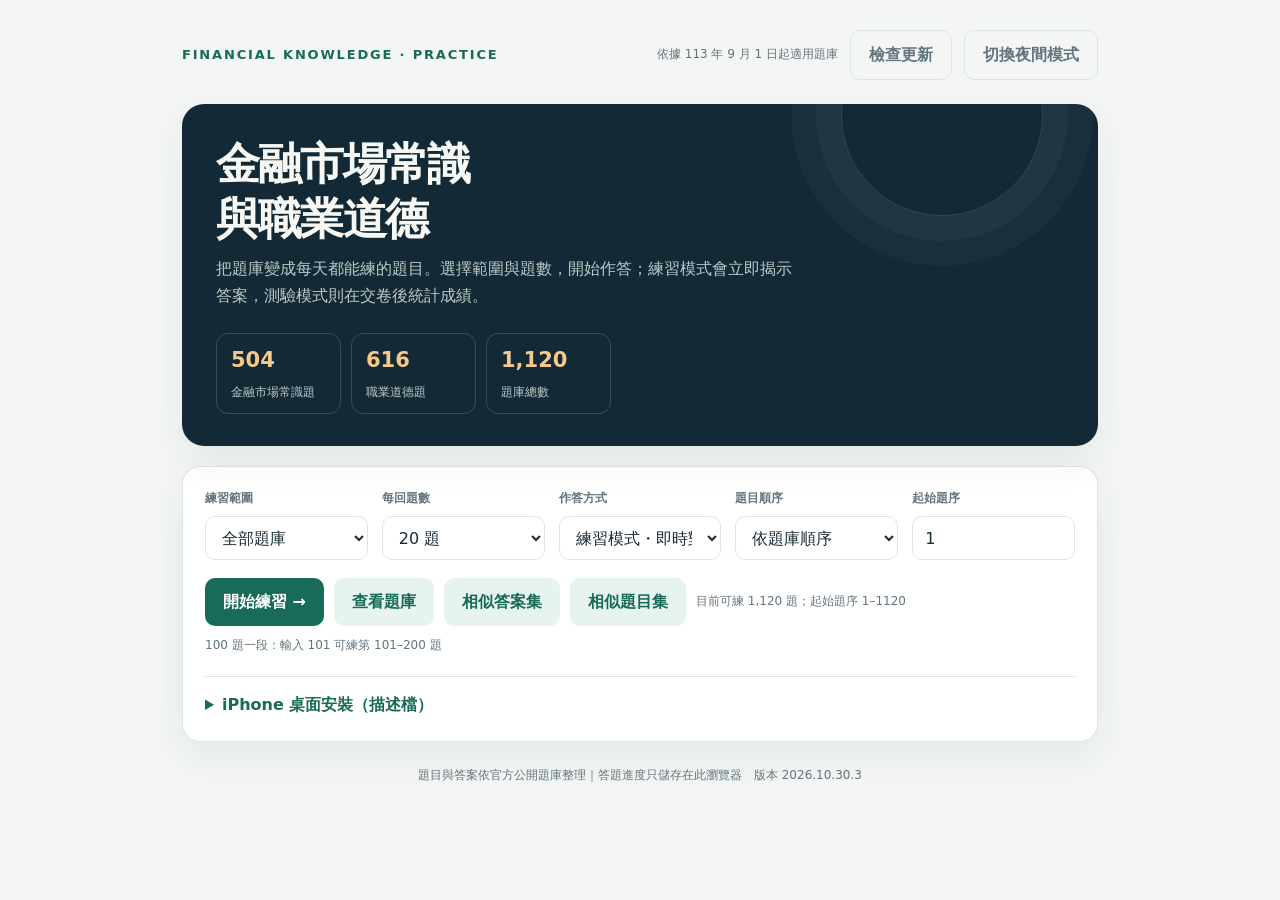
<file: index.html>
<!doctype html>
<html lang="zh-Hant">
<head>
<meta charset="utf-8">
<meta name="viewport" content="width=device-width, initial-scale=1">
<meta name="theme-color" content="#132a36">
<meta name="app-version" content="20261030-home-1">
<meta name="app-version-label" content="2026.10.30.3">
<meta name="apple-mobile-web-app-capable" content="yes">
<meta name="apple-mobile-web-app-title" content="金融題庫">
<link rel="apple-touch-icon" href="assets/quiz-icon.png?v=20261030-home-1">
<link rel="icon" type="image/png" href="assets/quiz-icon.png?v=20261030-home-1">
<title>金融市場常識與職業道德｜線上練習</title>
<style>
:root{color-scheme:light;--ink:#172a35;--muted:#63757e;--paper:#f3f6f4;--card:#fff;--line:#dce5e1;--green:#176b58;--green-soft:#e7f3ee;--orange:#d28b43;--red:#b94b45;--shadow:0 14px 40px #17352b12}*{box-sizing:border-box}body{margin:0;background:var(--paper);color:var(--ink);font-family:system-ui,-apple-system,"Segoe UI","Noto Sans TC",sans-serif;line-height:1.65}.shell{max-width:960px;margin:auto;padding:30px 22px 60px}.top{display:flex;justify-content:space-between;align-items:center;gap:16px;margin-bottom:24px}.brand{font-size:13px;font-weight:800;letter-spacing:.14em;color:var(--green)}.source{font-size:12px;color:var(--muted)}h1{font-size:clamp(28px,5vw,44px);line-height:1.25;letter-spacing:-.04em;margin:0 0 10px}.intro{color:var(--muted);margin:0}.hero{padding:32px 34px;background:#132a36;color:#f7f8f3;border-radius:22px;position:relative;overflow:hidden;box-shadow:var(--shadow)}.hero:after{content:"";position:absolute;width:200px;height:200px;border:1px solid #ffffff20;border-radius:50%;right:6%;top:-90px;box-shadow:0 0 0 25px #ffffff09,0 0 0 50px #ffffff06}.hero .intro{color:#bdc9c7;max-width:590px}.stats{display:flex;gap:10px;margin-top:24px;flex-wrap:wrap}.stat{border:1px solid #ffffff29;border-radius:12px;padding:9px 14px;min-width:125px}.stat strong{display:block;font-size:21px;color:#f6c98b}.stat span{font-size:12px;color:#bdc9c7}.panel{margin-top:20px;background:var(--card);border:1px solid var(--line);border-radius:18px;padding:22px;box-shadow:var(--shadow)}.setup-grid{display:grid;grid-template-columns:repeat(4,1fr);gap:14px}.field label{font-size:12px;font-weight:750;color:var(--muted);display:block;margin-bottom:7px}.field select,.field input{width:100%;height:44px;border:1px solid var(--line);border-radius:10px;background:white;color:var(--ink);padding:0 12px;font:inherit}.actions{display:flex;align-items:center;gap:10px;margin-top:18px;flex-wrap:wrap}.button{appearance:none;border:0;border-radius:10px;padding:11px 18px;background:var(--green);color:#fff;font:inherit;font-weight:750;cursor:pointer;transition:.15s}.button:hover{filter:brightness(1.08);transform:translateY(-1px)}.button.secondary{background:var(--green-soft);color:var(--green)}.button.ghost{background:transparent;color:var(--muted);border:1px solid var(--line)}.button:disabled{opacity:.5;cursor:not-allowed;transform:none}.hint{font-size:12px;color:var(--muted)}.hidden{display:none!important}.quiz-head{display:flex;justify-content:space-between;align-items:center;gap:12px;margin-bottom:15px}.progress-text{font-weight:750}.pill{font-size:12px;padding:5px 10px;border-radius:999px;background:var(--green-soft);color:var(--green);font-weight:750}.track{height:7px;border-radius:9px;background:#e8eeeb;overflow:hidden;margin:0 0 25px}.track span{height:100%;display:block;background:var(--green);transition:width .25s}.q-number{color:var(--muted);font-size:13px;font-weight:750}.question{font-size:21px;font-weight:750;line-height:1.55;margin:8px 0 20px;white-space:pre-wrap}.options{display:grid;gap:10px}.option{display:flex;gap:12px;align-items:flex-start;text-align:left;width:100%;padding:13px 15px;border:1px solid var(--line);background:white;border-radius:12px;color:var(--ink);font:inherit;cursor:pointer;line-height:1.55;transition:.15s}.option:hover{border-color:#8db7a7;background:#f8fbf9}.option .letter{width:27px;height:27px;flex:0 0 27px;display:grid;place-items:center;border-radius:50%;background:#eef2ef;color:#50655e;font-size:13px;font-weight:800}.option.selected{border-color:var(--green);background:#f0f8f4}.option.selected .letter{background:var(--green);color:white}.option.correct{border-color:#4a9a76;background:#edf8f1}.option.correct .letter{background:#3c8967;color:white}.option.wrong{border-color:#d8837b;background:#fff3f1}.option.wrong .letter{background:var(--red);color:white}.feedback{margin-top:15px;border-radius:11px;padding:12px 14px;font-weight:700}.feedback.good{background:#eaf6ee;color:#26724f}.feedback.bad{background:#fff0ed;color:#a6413d}.quiz-footer{display:flex;justify-content:space-between;gap:10px;margin-top:22px;align-items:center}.result-score{font-size:52px;line-height:1.1;font-weight:850;color:var(--green)}.result-sub{color:var(--muted);margin:8px 0 18px}.wrong-list{display:grid;gap:10px;margin-top:18px}.wrong-item{padding:14px;border:1px solid var(--line);border-radius:12px}.wrong-item strong{color:var(--red)}.wrong-item p{margin:6px 0}.wrong-item small{color:var(--muted)}.footer{text-align:center;margin-top:24px;color:var(--muted);font-size:12px}.toast{position:fixed;bottom:20px;left:50%;transform:translateX(-50%);background:#132a36;color:white;padding:10px 16px;border-radius:10px;box-shadow:var(--shadow);z-index:3}@media(max-width:720px){.shell{padding:18px 14px 40px}.hero{padding:24px 20px}.setup-grid{grid-template-columns:repeat(2,1fr)}.panel{padding:17px}.question{font-size:18px}}@media(max-width:430px){.setup-grid{grid-template-columns:1fr 1fr}.top{align-items:flex-start;flex-direction:column}.stat{min-width:0;flex:1}.quiz-footer{flex-wrap:wrap}}
.setup-grid{grid-template-columns:repeat(5,minmax(0,1fr))}.bank-grid{display:grid;grid-template-columns:minmax(0,1fr) minmax(120px,.5fr) auto;gap:12px;align-items:end}.bank-question{font-size:21px;font-weight:750;line-height:1.55;margin:8px 0 20px}.top-controls{display:flex;align-items:center;gap:12px}@media(max-width:800px){.setup-grid{grid-template-columns:repeat(2,minmax(0,1fr))}.bank-grid{grid-template-columns:1fr 1fr}}.listen-controls{display:flex;gap:8px;flex-wrap:wrap;margin-top:16px;align-items:end}.listen-controls label{font-size:12px;font-weight:750;color:var(--muted)}.listen-controls select{display:block;height:42px;border:1px solid var(--line);border-radius:10px;background:#fff;color:var(--ink);padding:0 10px;font:inherit}
:root{--focus:#a84639;--focus-bg:#fff0e9;--memory-bg:#f1f4ff;--memory-ink:#46588d}.bank-tools{display:grid;grid-template-columns:1fr 1fr 140px;gap:12px;align-items:end}.bank-list{display:grid;gap:14px;margin-top:18px}.bank-card{margin:0;padding:20px 22px;border-radius:15px;box-shadow:none}.bank-card-head{display:flex;justify-content:space-between;align-items:center;gap:10px;flex-wrap:wrap}.bank-tags{display:flex;gap:7px;flex-wrap:wrap}.bank-tag{font-size:12px;padding:4px 9px;border-radius:999px;background:var(--green-soft);color:var(--green);font-weight:750}.bank-tag.type{background:var(--memory-bg);color:var(--memory-ink)}.bank-card .bank-question{margin:12px 0 15px}.bank-card mark{background:var(--focus-bg);color:var(--focus);padding:0 2px;border-radius:3px;font-weight:850}.bank-memory{margin-top:12px;padding:9px 12px;border-radius:9px;background:var(--memory-bg);color:var(--memory-ink);font-size:13px}.bank-memory strong{font-weight:850}.bank-pagebar{display:flex;justify-content:space-between;align-items:center;gap:12px;margin-top:18px}.bank-pagebar .actions{margin:0}.bank-page-status{font-size:13px;color:var(--muted);font-weight:750}:root[data-theme="dark"]{--focus:#ffb2a3;--focus-bg:#4c302e;--memory-bg:#29354d;--memory-ink:#c5d0ff}@media(max-width:650px){.bank-tools{grid-template-columns:1fr 1fr}.bank-tools .field:first-child{grid-column:1/-1}.bank-card{padding:16px}.bank-pagebar{align-items:flex-start;flex-direction:column}.bank-pagebar .actions{width:100%;justify-content:space-between}}
:root[data-theme="dark"]{color-scheme:dark;--ink:#e7eeeb;--muted:#a5b7b2;--paper:#111c21;--card:#1b292f;--line:#35484e;--green:#63c4a4;--green-soft:#1e4039;--orange:#ffd296;--red:#ef8c84;--shadow:0 16px 40px #0005}:root[data-theme="dark"] .field select,:root[data-theme="dark"] .field input,:root[data-theme="dark"] .listen-controls select{background:#202e33;color:var(--ink);border-color:var(--line)}:root[data-theme="dark"] .option{background:#202e33;color:var(--ink);border-color:var(--line)}:root[data-theme="dark"] .option:hover{background:#27393e;border-color:#6b9e8e}:root[data-theme="dark"] .option .letter{background:#34464a;color:#dce9e4}:root[data-theme="dark"] .option.selected{background:#1d3d37}:root[data-theme="dark"] .option.correct{background:#1d3b30;border-color:#4c9a75}:root[data-theme="dark"] .option.wrong{background:#432c2b;border-color:#bc6962}:root[data-theme="dark"] .feedback.good{background:#1d3b30;color:#a8e1c2}:root[data-theme="dark"] .feedback.bad{background:#432c2b;color:#f0aaa4}:root[data-theme="dark"] .track{background:#304146}:root[data-theme="dark"] .button.ghost{color:var(--muted);border-color:var(--line)}
.shell.wide{max-width:1800px}.source-list{display:grid;grid-template-columns:repeat(2,minmax(0,1fr));gap:14px;margin-top:18px}.source-card{border:1px solid var(--line);border-radius:14px;padding:18px}.source-card h3{margin:0 0 4px;font-size:18px}.source-card p{margin:0;color:var(--muted);font-size:13px}.source-card .actions{margin-top:14px}.bank-study-settings{display:grid;grid-template-columns:minmax(180px,240px) minmax(180px,240px);gap:12px;margin:16px 0 6px}.study-layout{display:grid;grid-template-columns:minmax(320px,var(--pdf-width,58%)) 12px minmax(360px,1fr);gap:0;align-items:start}.study-layout .pdf-panel{position:sticky;top:12px;height:calc(100vh - 24px);min-height:560px;padding:12px;display:flex;flex-direction:column;margin-top:0}.pdf-heading{display:flex;justify-content:space-between;align-items:center;gap:10px;flex-wrap:wrap;margin:0 0 10px;font-size:14px}.pdf-scroll{width:100%;height:100%;min-height:0;overflow:auto;border:1px solid var(--line);border-radius:10px;background:#e9eeeb;padding:14px}.pdf-page-stage{position:relative;margin:0 auto;background:#fff;box-shadow:0 3px 18px #17352b26}.pdf-page-stage canvas{display:block}.pdf-highlights{position:absolute;inset:0;pointer-events:none;overflow:hidden}.pdf-answer-cover{position:absolute;background:#fff;z-index:2;pointer-events:none}.pdf-highlight{position:absolute;background:rgba(255,225,0,.46);border:1px solid rgba(215,165,0,.65);border-radius:2px;mix-blend-mode:multiply}.pdf-status{font-size:12px;color:var(--muted);white-space:nowrap}.pdf-message{color:var(--muted);padding:24px;text-align:center}.study-layout #quiz{grid-column:3;margin:0 0 0 12px;position:sticky;top:12px;max-height:calc(100vh - 24px);overflow:auto}.study-layout #result{grid-column:3;margin-left:12px}.splitter{position:sticky;top:12px;height:calc(100vh - 24px);min-height:560px;cursor:col-resize;touch-action:none;display:grid;place-items:center;user-select:none}.splitter:after{content:"";width:3px;height:100%;max-height:120px;border-radius:4px;background:var(--line);transition:background .15s,width .15s}.splitter:hover:after,.splitter:focus:after,.splitter.dragging:after{width:5px;background:var(--green)}.study-layout.single-column{grid-template-columns:1fr}.study-layout.single-column .splitter{display:none}.study-layout.single-column #quiz,.study-layout.single-column #result{grid-column:1;margin-left:0}.quiz-jump{display:flex;align-items:end;gap:8px;flex-wrap:wrap;margin:0 0 16px}.quiz-jump label{font-size:12px;font-weight:750;color:var(--muted)}.quiz-jump input{display:block;width:120px;height:40px;margin-top:4px;border:1px solid var(--line);border-radius:9px;background:white;color:var(--ink);padding:0 10px;font:inherit}.bank-pagebar{scroll-margin-top:18px}:root[data-theme="dark"] .quiz-jump input{background:#202e33;color:var(--ink);border-color:var(--line)}@media(max-width:850px){.study-layout{grid-template-columns:1fr;gap:12px}.study-layout .pdf-panel{position:static;height:70vh;min-height:420px}.study-layout #quiz,.study-layout #result{position:static;grid-column:1;margin:0;max-height:none}.splitter{display:none}.source-list{grid-template-columns:1fr}.bank-study-settings{grid-template-columns:1fr 1fr}}
</style>
<link rel="stylesheet" href="assets/similarity.css?v=20261030-home-1">
<link rel="stylesheet" href="assets/desktop.css?v=20261030-home-1">
</head>
<body>
<main class="shell" id="shell">
  <div class="top"><div class="brand">FINANCIAL KNOWLEDGE · PRACTICE</div><div class="top-controls"><div class="source">依據 113 年 9 月 1 日起適用題庫</div><button class="button ghost" id="checkAppUpdate" type="button">檢查更新</button><button class="button ghost" id="themeToggle" type="button">切換夜間模式</button></div></div>
  <div class="app-update-notice hidden" id="appUpdateNotice" role="status"><p id="appUpdateMessage"></p><button class="button" id="applyAppUpdate" type="button">更新版本</button></div>
  <section class="hero"><h1>金融市場常識<br>與職業道德</h1><p class="intro">把題庫變成每天都能練的題目。選擇範圍與題數，開始作答；練習模式會立即揭示答案，測驗模式則在交卷後統計成績。</p><div class="stats"><div class="stat"><strong>504</strong><span>金融市場常識題</span></div><div class="stat"><strong>616</strong><span>職業道德題</span></div><div class="stat"><strong>1,120</strong><span>題庫總數</span></div></div></section>
  <section class="panel" id="setup">
    <div class="setup-grid">
      <div class="field"><label for="category">練習範圍</label><select id="category"><option value="all">全部題庫</option><option value="金融市場常識">金融市場常識</option><option value="職業道德">職業道德</option><option value="wrong">我的錯題</option></select></div>
      <div class="field"><label for="amount">每回題數</label><select id="amount"><option value="10">10 題</option><option value="20" selected>20 題</option><option value="50">50 題</option><option value="100">100 題</option><option value="all">全部符合題目</option></select></div>
      <div class="field"><label for="mode">作答方式</label><select id="mode"><option value="practice">練習模式・即時對答案</option><option value="exam">測驗模式・最後一起批改</option><option value="listen">聽題模式・朗讀正確答案</option></select></div>
      <div class="field"><label for="order">題目順序</label><select id="order"><option value="random">隨機抽題</option><option value="sequence" selected>依題庫順序</option></select></div>
      <div class="field"><label for="startAt">起始題序</label><input id="startAt" type="number" min="1" value="1" inputmode="numeric"></div>
    </div>
    <div class="actions"><button class="button" id="start">開始練習 →</button><button class="button secondary" id="openBank">查看題庫</button><span class="hint" id="available"></span><span class="hint">100 題一段：輸入 101 可練第 101–200 題</span></div>

    <details class="desktop-install" id="desktopInstall">
      <summary>iPhone 桌面安裝（描述檔）</summary>
      <p>安裝後，主畫面會新增「金融題庫」圖示。每次重新開啟會連線取得網站，回到頁面時也會檢查版本；練習中發現新版會先提示。</p>
      <div class="actions"><a class="button" id="downloadDesktopProfile" href="financial-quiz.mobileconfig">下載 iPhone 描述檔</a><a class="button secondary" href="launch.html">開啟最新版</a></div>
      <ol><li>請使用 iPhone 的 Safari 開啟本頁，點「下載 iPhone 描述檔」，依系統提示允許下載。</li><li>開啟 iPhone「設定 → 已下載描述檔 → 安裝」。也可到「設定 → 一般 → VPN 與裝置管理」找到「金融題庫桌面書籤」。</li><li>輸入裝置密碼並確認安裝後，回到主畫面，點「金融題庫」。若只下載了檔案，請先開啟下載的 <code>financial-quiz.mobileconfig</code>，再依設定中的提示安裝。</li></ol>
      <p class="install-note">描述檔只新增此網站的桌面捷徑，可隨時移除。此檔未簽署，安裝畫面可能顯示「未簽署」，請確認名稱與內容後再安裝。</p>
      <p class="hint">新舊桌面入口的進度可能分開保存；更換前請先到相似題集「匯出追蹤備份」，再從新入口匯入。網頁版本檢查需要連線。<a href="https://support.apple.com/zh-tw/102400" target="_blank" rel="noopener">Apple 描述檔安裝說明 ↗</a></p>
    </details>
  </section>
  <section class="panel hidden" id="bank">
    <div class="quiz-head"><strong class="progress-text">選擇要查看的官方題庫</strong><span class="pill">PDF 與答題練習並排</span></div>
    <p class="hint">選擇考科後，左側顯示官方題庫 PDF，右側依題庫順序作答；PDF 會跟著題目定位並標示。也可以單獨開啟 PDF。</p>
    <p class="hint">起始題號依你點選的考科計算；例如輸入 300，該科練習會從第 300 題開始。</p><div class="bank-study-settings"><div class="field"><label for="bankStartAt">起始題號</label><input id="bankStartAt" type="number" min="1" value="1" inputmode="numeric"></div><div class="field"><label for="bankAmount">每回題數</label><select id="bankAmount"><option value="10">10 題</option><option value="20">20 題</option><option value="50">50 題</option><option value="100">100 題</option><option value="all">全部題目</option></select></div></div>
    <div class="source-list">
      <article class="source-card"><h3>金融市場常識題庫共計 504 題</h3><p>113 年 9 月 1 日起適用</p><div class="actions"><button class="button" type="button" data-study="金融市場常識">開始並排練習 →</button><a class="button secondary" href="https://webline.sfi.org.tw/download/test_ftp/%E9%87%91%E8%9E%8D%E5%B8%82%E5%A0%B4%E5%B8%B8%E8%AD%98-113.pdf" target="_blank" rel="noopener">單獨開啟 PDF ↗</a></div></article>
      <article class="source-card"><h3>職業道德題庫共計 616 題</h3><p>113 年 9 月 1 日起適用</p><div class="actions"><button class="button" type="button" data-study="職業道德">開始並排練習 →</button><a class="button secondary" href="https://webline.sfi.org.tw/download/test_ftp/%E8%81%B7%E6%A5%AD%E9%81%93%E5%BE%B7-113.pdf" target="_blank" rel="noopener">單獨開啟 PDF ↗</a></div></article>
    </div>
    <div class="actions"><button class="button ghost" id="bankBack">返回練習設定</button><button class="button secondary" id="showQuestionBank">瀏覽整理後題庫</button></div>
    <div id="questionBankDetails" class="hidden">
    <p class="hint">題型分類與記憶提示為輔助整理；原始題目與正確答案維持不變。題幹中的否定詞、判斷詞與數字會特別標示。</p>
    <div class="bank-tools">
      <div class="field"><label for="bankCategory">考科</label><select id="bankCategory"><option value="金融市場常識">金融市場常識（504 題）</option><option value="職業道德">職業道德（616 題）</option><option value="all">全部題庫（1,120 題）</option></select></div>
      <div class="field"><label for="bankTopic">題型／主題分類</label><select id="bankTopic"><option value="all">全部分類</option><option value="negative">否定辨識（不是／不屬／不得）</option><option value="market">市場區分與交易</option><option value="authority">主管機關與權責</option><option value="products">金融商品與投資工具</option><option value="rules">法規、義務與處分</option><option value="client">客戶權益與適合度</option><option value="solicitation">招攬、廣告與業務行為</option><option value="numbers">數字、期限與比例</option><option value="concepts">其他基礎觀念</option></select></div>
      <div class="field"><label for="bankPageSize">每頁題數</label><select id="bankPageSize"><option value="25">25 題</option><option value="50" selected>50 題</option><option value="100">100 題</option></select></div>
    </div>
    <div class="bank-pagebar"><div class="field"><label for="bankNumber">跳至篩選結果第幾題</label><div style="display:flex;gap:8px"><input id="bankNumber" type="number" min="1" value="1" inputmode="numeric"><button class="button secondary" id="bankGo">前往</button></div></div><span class="bank-page-status" id="bankStatus"></span></div>
    <div id="bankList" class="bank-list"></div>
    <div class="bank-pagebar"><div></div><div class="actions"><button class="button secondary" id="bankPrev">← 上一頁</button><button class="button" id="bankNext">下一頁 →</button></div></div>
    </div>
  </section>
  <section class="study-layout hidden" id="study"><div class="panel pdf-panel" id="pdfPanel"><div class="pdf-heading"><strong id="studyTitle">官方題庫</strong><span class="pdf-status" id="pdfStatus">等待題目定位</span><div class="study-actions"><button class="button secondary" type="button" id="togglePdfAnswer" aria-pressed="false">顯示答案</button><a class="button ghost" id="openPdf" target="_blank" rel="noopener">另開 PDF ↗</a></div></div><div class="pdf-scroll" id="pdfScroll"><div class="pdf-page-stage" id="pdfStage"><canvas id="pdfCanvas"></canvas><div class="pdf-highlights" id="pdfHighlights"></div></div><div class="pdf-message hidden" id="pdfMessage"></div></div></div><div class="splitter" id="splitter" role="separator" aria-orientation="vertical" aria-label="拖曳調整 PDF 與答題區寬度" tabindex="0"></div><section class="panel hidden" id="quiz"></section><section class="panel hidden" id="result"></section></section>
  <div class="footer">題目與答案依官方公開題庫整理｜答題進度只儲存在此瀏覽器 <span class="app-version" id="appVersion">版本 2026.10.30.3</span><div class="update-status" id="appUpdateStatus" role="status"></div></div>
</main>
<div class="toast hidden" id="toast"></div>
<script>
const QUESTIONS=[{"id":"金融市場常識-001","section":"金融市場常識","number":1,"answer":4,"text":"下列何者不是金融市場的主要功能？(1)提供金融工具交易的場所(2)擔任資金需求者與 供給者的橋樑(3)促進投資活動的效率，提升經濟發展(4)提供交易者投機的場所"},{"id":"金融市場常識-002","section":"金融市場常識","number":2,"answer":4,"text":"下列何者不是金融市場交易的工具？(1)商業本票(2)銀行存款(3)股票(4)古董與藝術品"},{"id":"金融市場常識-003","section":"金融市場常識","number":3,"answer":3,"text":"當金融市場管理的品質較佳時，企業發行的金融產品成本會______，金融工具的流動 性會______。(1)較低，較低(2)較高，較低(3)較低，較高(4)較高，較高"},{"id":"金融市場常識-004","section":"金融市場常識","number":4,"answer":4,"text":"當企業需要資金來進行投資，最好不要用下列何種方式尋求融通？(1)向銀行借錢(2)發 行股票(3)發行債券(4)向地下錢莊借錢"},{"id":"金融市場常識-005","section":"金融市場常識","number":5,"answer":3,"text":"下列何者不是近年來國內主管機關管理金融市場自由化的發展方向？(1)減少法規的限 制(2)鼓勵金融創新(3)對國外資金進行更嚴格的限制與管理(4)加強國際金融的流通"},{"id":"金融市場常識-006","section":"金融市場常識","number":6,"answer":2,"text":"在金融市場中主管機關訂定法律規範的目的在於：(1)增加政府的收入(2)促進金融市場 健全發展與有效經營(3)增加金融機構的進入障礙(4)提高金融機構的經營成本"},{"id":"金融市場常識-007","section":"金融市場常識","number":7,"answer":3,"text":"目前國內監理銀行、票券、證券及保險等金融機構的主管機關為：(1)財政部(2)內政部 (3)金融監督管理委員會(4)經濟部"},{"id":"金融市場常識-008","section":"金融市場常識","number":8,"answer":3,"text":"依照國內金融監督管理制度的架構，主管證券相關事業的監理單位為：(1)銀行局(2)保 險局(3)證券期貨局(4)檢查局"},{"id":"金融市場常識-009","section":"金融市場常識","number":9,"answer":4,"text":"依照國內金融監理制度的架構，主掌金融業檢查業務的單位為：(1)銀行局(2)中央銀行 (3)中央存款保險公司(4)檢查局"},{"id":"金融市場常識-010","section":"金融市場常識","number":10,"answer":2,"text":"下列何者非隸屬「金融監督管理委員會」？(1)銀行局(2)公務人員退休撫卹基金管理委 員會(3)證券期貨局(4)檢查局"},{"id":"金融市場常識-011","section":"金融市場常識","number":11,"answer":4,"text":"下列何者不屬證券期貨局監理的機構？(1)投信公司(2)期貨公司(3)證券商(4)保險公司"},{"id":"金融市場常識-012","section":"金融市場常識","number":12,"answer":4,"text":"下列何者不是檢查局業務檢查的機構？(1)保險公司(2)銀行(3)證券公司(4)金融資訊服 務公司"},{"id":"金融市場常識-013","section":"金融市場常識","number":13,"answer":4,"text":"下列何者非政府(金管會及中央銀行)管理金融市場的措施?(1)訂定金融機構的資本適足率 (2)金融檢查的立即糾正措施(3)訂定金融機構呆帳準備的提列(4)限制存款戶的存款金額"},{"id":"金融市場常識-014","section":"金融市場常識","number":14,"answer":3,"text":"下列何者非次級市場交易？(1)個別投資人透過他的經紀商買入中鋼公司股票(2)機構法 人透過它的經紀商出售一些台積電股票(3)台塑公司透過承銷商發行新股(4)上述均為次 級市場之交易"},{"id":"金融市場常識-015","section":"金融市場常識","number":15,"answer":4,"text":"下列那個市場主要是買賣已發行流通的證券？(1)發行市場(2)短期資金市場(3)初級市 場(4)次級市場"},{"id":"金融市場常識-016","section":"金融市場常識","number":16,"answer":2,"text":"區分資本市場和貨幣市場的差異主要在於：(1)金管會核准發行的數量(2)證券發行期限 的長短(3)證券收益率(4)以上皆是"},{"id":"金融市場常識-017","section":"金融市場常識","number":17,"answer":3,"text":"公司債在以下何種金融市場交易？(1)貨幣市場(2)同業拆款市場(3)資本市場(4)芝加哥 商品市場"},{"id":"金融市場常識-018","section":"金融市場常識","number":18,"answer":1,"text":"資金需求者以發行證券方式來向大眾募集資金者稱為：(1)直接金融(2)間接金融(3)再融 資金融(4)機構金融"},{"id":"金融市場常識-019","section":"金融市場常識","number":19,"answer":1,"text":"下列何種金融市場可以提供企業短期的資金融通？(1)貨幣市場(2)資本市場(3)初級市 場(4)長期外匯市場"},{"id":"金融市場常識-020","section":"金融市場常識","number":20,"answer":2,"text":"資金需求者可以在何種金融市場發行中、長期的證券來募集資金？(1)貨幣市場(2)資本 市場(3)流通市場(4)次級市場"},{"id":"金融市場常識-021","section":"金融市場常識","number":21,"answer":1,"text":"證券自營商主要從事何種業務？(1)證券商自行買賣有價證券(2)受他人委託買賣證券 (3)包銷公司所發行之證券(4)代理證券結算交割"},{"id":"金融市場常識-022","section":"金融市場常識","number":22,"answer":2,"text":"何種證券商為發行市場主要參與者？(1)經紀商(2)承銷商(3)自營商(4)以上皆非"},{"id":"金融市場常識-023","section":"金融市場常識","number":23,"answer":3,"text":"承銷商在初次公開發行市場(IPO)所扮演的主要角色為：(1)為其本身的投資考量，購買 所有證券的發行量(2)針對單一大額法人機構投資資金(3)對多位投資者宣傳並募集資 金，使發行總額銷售完(4)提供大額投資者融資融券"},{"id":"金融市場常識-024","section":"金融市場常識","number":24,"answer":3,"text":"證券經紀商所扮演的角色為：(1)對新發行的證券提供評估的價格(2)根據其本身持有特 定證券的部位進行買賣造市(3)受理委託執行買賣雙方之間的交易(4)以本身的帳戶來買 賣證券"},{"id":"金融市場常識-025","section":"金融市場常識","number":25,"answer":1,"text":"臺灣證券交易所按組織類型乃為下列何種市場？(1)集中市場(2)自營商交易市場(3)店 頭市場(4)發行市場"},{"id":"金融市場常識-026","section":"金融市場常識","number":26,"answer":3,"text":"下列何者非屬專業銀行？(1)工業信用銀行(2)中小企業信用銀行(3)商業銀行(4)輸出入 信用銀行"},{"id":"金融市場常識-027","section":"金融市場常識","number":27,"answer":4,"text":"下列何者非為投信公司之業務？(1)發行共同基金(2)代客操作(3)全權委託投資(4)收購 委託書"},{"id":"金融市場常識-028","section":"金融市場常識","number":28,"answer":4,"text":"下列對於金融控股公司的描述何者為非？(1)結合銀行、證券、保險等相關行業(2)提供 客戶一次購足的多元化服務(3)控股公司旗下金融機構的關係平等，與綜合銀行之組織 型態不同(4)母公司可以非金融產業公司主導"},{"id":"金融市場常識-029","section":"金融市場常識","number":29,"answer":3,"text":"下列證券金融公司的業務何者為非？(1)對客戶的授信(2)對證券商的轉融通(3)結算交 割(4)融資融券"},{"id":"金融市場常識-030","section":"金融市場常識","number":30,"answer":4,"text":"若以臺灣的市場狀況來看，對證券投資顧問公司的服務需求之理由，下列何者非？(1) 散戶投資人占多數(2)投資事業的專業分工(3)一般投資人缺乏廣泛且精確的資訊(4)可 以聯合炒作股票"},{"id":"金融市場常識-031","section":"金融市場常識","number":31,"answer":1,"text":"目前集中市場、櫃買市場之結算交割作業，以及有價證券的保管，乃委託下列何者機構 辦理？(1)臺灣證券集中保管結算所(2)櫃檯買賣中心(3)臺灣證券交易所(4)證券商"},{"id":"金融市場常識-032","section":"金融市場常識","number":32,"answer":4,"text":"下列何者不屬於資本市場?(1)股票市場(2)公債市場(3)公司債市場(4)商業本票市場"},{"id":"金融市場常識-033","section":"金融市場常識","number":33,"answer":3,"text":"下列何者非屬金融監督管理委員會之職掌?(1)票券市場之監督(2)保險市場之監督(3)稅 改(4)金融檢查"},{"id":"金融市場常識-034","section":"金融市場常識","number":34,"answer":2,"text":"下列何者非屬次級市場的功能?(1)提供投資人調節其證券投資組合的場所(2)提供投資 人認購新發行證券的場所(3)提供投資人變現其證券的場所(4)有助於初級市場的發展"},{"id":"金融市場常識-035","section":"金融市場常識","number":35,"answer":4,"text":"下列何者非屬於金融體系的一環?(1)銀行(2)臺灣證券交易所(3)公司債(4)飾金買賣"},{"id":"金融市場常識-036","section":"金融市場常識","number":36,"answer":2,"text":"目前臺灣股市的交易方式以何者為主?(1)電腦輔助交易(2)電腦自動交易(3)人工喊價交 易(4)場外交易"},{"id":"金融市場常識-037","section":"金融市場常識","number":37,"answer":2,"text":"下列何者不是貨幣市場的信用工具？(1)商業本票(2)公司股票(3)可轉讓定期存單(4)銀 行承兌匯票"},{"id":"金融市場常識-038","section":"金融市場常識","number":38,"answer":3,"text":"下列何者不屬於衍生性金融商品？(1)股票選擇權(2)債券期貨(3)組合式股票基金(4)利 率交換合約"},{"id":"金融市場常識-039","section":"金融市場常識","number":39,"answer":2,"text":"下列何者不是金融市場所提供的主要功能？(1)提供公司融資的管道(2)提供投機的環境 (3)提供避險的管道(4)促進經濟的發展"},{"id":"金融市場常識-040","section":"金融市場常識","number":40,"answer":4,"text":"有關資金融通之描述，下列何者正確？(1)是指在經濟運行過程中，資金供求雙方運用 各種金融工具調節資金的活動(2)是所有金融交易活動的總稱(3)分為直接融資和間接融 資兩種(4)以上皆是"},{"id":"金融市場常識-041","section":"金融市場常識","number":41,"answer":1,"text":"有關金融市場的構成，下列何者最正確？(1)一般根據金融市場上交易工具的期限，把 金融市場分為貨幣市場和資本市場兩大類(2)貨幣市場是融通長期資金的市場(3)資本市 場是融通短期資金的市場(4)以上皆是"},{"id":"金融市場常識-042","section":"金融市場常識","number":42,"answer":4,"text":"有關金融市場的種類，下列何者正確？(1)國際金融市場，由經營國際間貨幣業務的金 融機構組成，其經營內容包括資金借貸、外匯買賣、證券買賣、資金交易等(2)國內金融 市場，由國內金融機構組成，辦理各種貨幣、證券及作用業務活動(3)有形金融市場，指 有固定場所和操作設施的金融市場(4)以上皆是"},{"id":"金融市場常識-043","section":"金融市場常識","number":43,"answer":1,"text":"有關金融市場的種類，下列何者正確？(1)長期資金市場（資本市場），主要供應一年以 上的中長期資金(2)次級市場，是新證券發行的市場；它可以增加公司資本(3)初級市場， 是已經發行、處在流通中的證券的買賣市場(4)貨幣市場是長期資金市場"},{"id":"金融市場常識-044","section":"金融市場常識","number":44,"answer":1,"text":"金融市場按長短期資金的供需交易劃分可分為哪幾種市場？(1)貨幣市場和資本市場(2) 現貨市場和期貨市場(3)初級市場和次級市場(4)地方性金融市場、國內性金融市場、國 際性金融市場"},{"id":"金融市場常識-045","section":"金融市場常識","number":45,"answer":4,"text":"金融市場按地域範圍可分為哪幾種市場？(1)貨幣市場和資本市場(2)現貨市場和期貨市 場(3)初級市場和次級市場(4)地方性金融市場、國內性金融市場、國際性金融市場"},{"id":"金融市場常識-046","section":"金融市場常識","number":46,"answer":3,"text":"金融市場較常見的一種分類是分為短期資金市場和長期資金市場。短期與長期的劃分通 常以多久時間為準？(1)3 個月(2)6 個月(3)1 年(4)2 年"},{"id":"金融市場常識-047","section":"金融市場常識","number":47,"answer":1,"text":"下列何者屬於短期資金市場？(1)票券市場(2)債券市場(3)基金市場(4)期貨市場"},{"id":"金融市場常識-048","section":"金融市場常識","number":48,"answer":2,"text":"下列何者非屬臺灣貨幣市場投資工具？(1)國庫券(2)歐洲美元借款(3)銀行承兌匯票(4) 商業本票"},{"id":"金融市場常識-049","section":"金融市場常識","number":49,"answer":4,"text":"政府對金融業做特殊的監督與管理的理由，下列何者最正確？ (1)保護投資人權益(2)金 融體系的穩定會影響經濟的穩定(3)監管金融體系可以讓政府政策更有效率(4)以上皆是"},{"id":"金融市場常識-050","section":"金融市場常識","number":50,"answer":1,"text":"證券買賣雙方或他們的經紀商(Broker)在一個集中的交易場所利用人工或電腦撮合進 行交易所形成的市場，謂之：(1)集中市場(2)店頭市場(3)短期市場(4)長期市場"},{"id":"金融市場常識-051","section":"金融市場常識","number":51,"answer":2,"text":"由座落於不同地點的交易商(Dealer)對於其所交易的證券向投資人報價，只要投資人願 意接受交易商的報價，即可完成交易而形成的市場，謂之：(1)集中市場(2)店頭市場(3) 短期市場(4)長期市場"},{"id":"金融市場常識-052","section":"金融市場常識","number":52,"answer":1,"text":"資金剩餘者將剩餘之資金存入金融機構，金融機構再間接將此資金貸放給資金不足者或 購買資金不足者所發行之有價證券。謂之：(1)間接金融(2)直接金融(3)財務金融(4)以上 皆非"},{"id":"金融市場常識-053","section":"金融市場常識","number":53,"answer":4,"text":"金融市場的功能，包括下列何者？(1)調度資金供需，提高資金分配效率(2)減少尋求訊 息成本，降低交易之不確定性(3)作為中央銀行貨幣政策的參考(4)以上皆是"},{"id":"金融市場常識-054","section":"金融市場常識","number":54,"answer":4,"text":"下列何者為我國證券交易法所稱有價證券？(1)政府債券(2)公司股票(3)公司債券(4)以 上皆是"},{"id":"金融市場常識-055","section":"金融市場常識","number":55,"answer":4,"text":"期貨交易，指依國內外期貨交易所或其他期貨市場之規則或實務，從事衍生自商品、貨 幣、有價證券、利率、指數或其他利益之下列何種契約之交易？(1)期貨契約(2)選擇權 契約(3)期貨選擇權契約(4)以上皆是"},{"id":"金融市場常識-056","section":"金融市場常識","number":56,"answer":1,"text":"下列何者不是健全的金融市場所需之條件？(1)金融商品的價格不透明(2)大量的儲蓄資 金供給(3)多樣化的交易工具(4)健全的銀行制度與中央銀行"},{"id":"金融市場常識-057","section":"金融市場常識","number":57,"answer":4,"text":"下列何者不是金融中介的功能？(1)降低融資成本(2)降低融資風險(3)提高資金流動性 (4)證券產品少樣化"},{"id":"金融市場常識-058","section":"金融市場常識","number":58,"answer":2,"text":"金融中介機構（financial intermediation）依其本身的信用條件，發行債務憑證(金融債 券)向資金供給者取得資金，再將資金貸放給資金需求者，完成資金移轉的融通方式， 謂之：(1)直接金融(2)間接金融(3)財務金融(4)金融中介"},{"id":"金融市場常識-059","section":"金融市場常識","number":59,"answer":1,"text":"資金需求者藉由原始證券（例如股票、債券或票券）的發行（或稱承銷），並透過市場 交易（經紀或自營），撮合資金供需雙方完成資金交易的融通方式，謂之：(1)直接金融 (2)間接金融(3)財務金融(4)金融中介"},{"id":"金融市場常識-060","section":"金融市場常識","number":60,"answer":3,"text":"下列何者不屬於金融監督管理委員會之主管業務？(1)金融控股公司(2)證券業(3)金融 支付系統(4)期貨業"},{"id":"金融市場常識-061","section":"金融市場常識","number":61,"answer":3,"text":"有關發行市場「私募」制度，何者正確？(1)招募對象不受限制 (2)招募人數不受限制 (3)必須向特定人招募(4)私募發行的成本通常高於公開發行的成本"},{"id":"金融市場常識-062","section":"金融市場常識","number":62,"answer":1,"text":"股票的本益比係指：(1)股價/每股盈餘(2)每股盈餘/股價(3)股價/每股股利(4)股價/每股淨值"},{"id":"金融市場常識-063","section":"金融市場常識","number":63,"answer":4,"text":"下列何者為散戶最常使用之申購股票方式：(1)競價拍賣(2)詢價圈購(3)洽特定人承銷 (4)公開申購"},{"id":"金融市場常識-064","section":"金融市場常識","number":64,"answer":4,"text":"民國100 年12 月30日開始施行的金融消費者保護法，其主管機關為：(1)財政部(2)法 務部(3)公平交易委員會(4)金融監督管理委員會"},{"id":"金融市場常識-065","section":"金融市場常識","number":65,"answer":3,"text":"境外基金需經核准方得在我國境內募集及銷售，下列何者不是合法的銷售機構？(1)證 券投資信託事業(2)證券投資顧問事業(3)資產管理顧問公司(4)證券經紀商"},{"id":"金融市場常識-066","section":"金融市場常識","number":66,"answer":2,"text":"下列何種類型的基金適合短期資金停泊的投資人？(1)股票型基金(2)貨幣市場基金 (3)固定收益型基金(4)保本型基金"},{"id":"金融市場常識-067","section":"金融市場常識","number":67,"answer":2,"text":"外國企業來臺灣以存託憑證方式籌措資金，稱之發行：(1)美國存託憑證(ADR) (2)臺灣 存託憑證(TDR) (3)全球存託憑證(GDR) (4)歐洲可轉換公司債(ECB)"},{"id":"金融市場常識-068","section":"金融市場常識","number":68,"answer":2,"text":"自 101 年 4 月 2 日起銀行及證券商從事店頭衍生性金融商品交易須向下列何者建置之 店頭衍生性金融商品交易資訊儲存庫申報相關資訊？(1)臺灣證券交易所(2)證券櫃檯買 賣中心(3)臺灣期貨交易所(4)臺灣集中保管結算所"},{"id":"金融市場常識-069","section":"金融市場常識","number":69,"answer":4,"text":"期貨交易人不可透過下列何者從事期貨交易？(1)專營期貨經紀商(2)兼營期貨經紀商 (3)期貨交易輔助人(4)金融資訊服務公司"},{"id":"金融市場常識-070","section":"金融市場常識","number":70,"answer":4,"text":"期貨商接受期貨交易人委託從事期貨交易，下列敘述何者不正確？(1)期貨商接受期貨 交易人開戶時，應由具有業務員資格者為之(2)在期貨交易人開戶前應告知各種期貨商 品之性質、交易條件及可能之風險，並應將風險預告書交付期貨交易人(3)期貨商不得 僱用非業務員接受期貨交易人委託進行期貨交易事宜(4)期貨商於成交後僅須以電話通 知期貨交易人，無須作成買賣報告書及對帳單交付期貨交易人"},{"id":"金融市場常識-071","section":"金融市場常識","number":71,"answer":1,"text":"期貨商客戶保證金專戶之管理，下列敘述何者不正確？ (1)兼營期貨業務之金融機構得 將其客戶保證金專戶開設於其所經營之金融機構 (2)期貨商應將所開設客戶保證金專 戶之機構名稱及帳號於營業場所顯著位置公告 (3)客戶保證金專戶內所有款項之提取 作業應以轉帳方式辦理，同時應有詳實之紀錄及收付憑證 (4)期貨商對客戶在客戶保證 金專戶內之存款或有價證券，不得進行透支、設定擔保或他項權利，且不得挪用為其他 客戶保證金、權利金、結算交割費用、佣金、手續費或不足款項之代墊"},{"id":"金融市場常識-072","section":"金融市場常識","number":72,"answer":3,"text":"證券投資人及期貨交易人對紛爭之解決機制：(1)只可依金融消費者保護法向評議中心 申請評議 (2)只可依證券投資人及期貨交易人保護法向投保中心申請調處、或授權提付 仲裁或提起團體訴訟(3)以上均可選擇尋求解決 (4)以上皆非"},{"id":"金融市場常識-073","section":"金融市場常識","number":73,"answer":3,"text":"下列何者並不屬於強化公司治理的措施？(1)擴大獨立董事強制設置範圍(2)鼓勵企業善 盡社會責任(3)限制員工跳槽以留住人才(4)強制設置薪資報酬委員會"},{"id":"金融市場常識-074","section":"金融市場常識","number":74,"answer":1,"text":"上市（櫃）公司依規定，財務報表及重大訊息須在何處公告？(1)公開資訊觀測站(2)國 內報紙(3)上市（櫃）公司自家網站 (4)奇摩或鉅亨網"},{"id":"金融市場常識-075","section":"金融市場常識","number":75,"answer":2,"text":"上市（櫃）公司之年度財務報告，自 101 年會計年度開始，最遲應於年度終了後幾個月 內公告並申報？(1)二個月(2)三個月(3)四個月(4)以上皆非"},{"id":"金融市場常識-076","section":"金融市場常識","number":76,"answer":4,"text":"上市（櫃）公司之股東常會應於每會計年度終了後幾個月內召開？(1)一個月(2)二個月 (3)三個月(4)六個月"},{"id":"金融市場常識-077","section":"金融市場常識","number":77,"answer":1,"text":"以下有關證券投資信託基金之描述，何者為非？(1)基金資產交由證券投資信託事業保 管 (2)基金資產應分散投資(3)股票型基金係指投資股票達淨資產價值 70%以上之基金 (4)指數股票型基金（ETF）可上市或上櫃，投資人可透過證券商從事買賣"},{"id":"金融市場常識-078","section":"金融市場常識","number":78,"answer":3,"text":"甲上市公司董事長掏空公司資產，持有甲公司股票之股東所受損害可採取之措施，以下 何者正確？(1)向財團法人證券投資人及期貨交易人保護中心（投保中心）請求動用保 護基金償付(2)向財團法人金融消費評議中心請求評議(3)由投保中心提起團體訴訟求償 (4)向證券商求償"},{"id":"金融市場常識-079","section":"金融市場常識","number":79,"answer":4,"text":"有關國內貨幣市場基金之描述，何者為非？(1)主要投資標的為銀行存款、短期票券及 附買回交易(2)加權平均存續期間不得大於180日(3)不得投資於股票或其他具股權性質 之有價證券(4)具保本性質，每單位淨資產價值逐日平穩上升，不會下降"},{"id":"金融市場常識-080","section":"金融市場常識","number":80,"answer":4,"text":"下列何者屬於金融機構防制洗錢措施之核心原則?(1)客戶審查、確認身分(2)建立洗錢交 易監控機制、做好交易申報(3)內部控制、稽核與法令遵循制度(4)以上皆是"},{"id":"金融市場常識-081","section":"金融市場常識","number":81,"answer":2,"text":"洗錢防制法規定金融機構對於達一定金額以上之通貨交易，應確認客戶身分及留存交易 紀錄憑證，並應向指定之機構申報。所稱之一定金額係指新台幣多少之單筆現金或換鈔 交易?(1)25 萬元(2)50萬元(3)75 萬元(4)100萬元"},{"id":"金融市場常識-082","section":"金融市場常識","number":82,"answer":4,"text":"下列何者不屬於金融機構防制洗錢措施，訂定內部控制、稽核及法令遵行之事項?(1)確 認客戶身分之程序及留存交易紀錄憑證之方式與期限(2)申報流程及程序及保密規定(3) 定期檢討及辦理在職訓練(4)無需專責人員負責協調監督"},{"id":"金融市場常識-083","section":"金融市場常識","number":83,"answer":4,"text":"下列何者屬於金融機構防制洗錢措施所稱之金融機構：(1)辦理儲金匯兌之郵政機構(2) 銀行業(3)證券集中保管事業(4)以上皆是"},{"id":"金融市場常識-084","section":"金融市場常識","number":84,"answer":3,"text":"現行每一存款人在同一家金融機構存款保險的最高保額為存款本金是多少？(1)新台幣 100 萬元(2)新台幣 150 萬元(3)新台幣300 萬元(4)新台幣500 萬元"},{"id":"金融市場常識-085","section":"金融市場常識","number":85,"answer":4,"text":"學生申請信用卡有什麼限制？(1)正卡申請人應年滿 18 歲，附卡申請人應年滿 15 歲(2) 以3 家發卡機構為限(3)每家總額度最高新台幣 2 萬元(4)以上皆是"},{"id":"金融市場常識-086","section":"金融市場常識","number":86,"answer":1,"text":"依民法規定，有關保證之敘述，下列何者錯誤？(1)保證債務對主債務均有其從屬性，故 主債務人拋棄其抗辯權者，保證人即不得為該主張(2)保證人之負擔較主債務人為重者， 應減縮至主債務人之程度(3)債權人允許主債務人延期清償時，須經保證人同意，否則 不負保證責任(4)保證人向債權人清償後，於其清償限度內取得債權人對於主債務人之 債權"},{"id":"金融市場常識-087","section":"金融市場常識","number":87,"answer":3,"text":"提供下列何者作為對銀行授信之擔保，不屬於銀行法所稱之擔保授信？(1)定期存單設 定之權利質權(2)不動產或動產抵押權(3)鄉鎮市公所所出具之保證函(4)借款人營業交 易所發生之匯票或本票"},{"id":"金融市場常識-088","section":"金融市場常識","number":88,"answer":2,"text":"良好的內部控制可以利用環境相扣的內控措施減少弊端的發生，降低損失，下列何者不 屬於內控措施？(1)日常運作之牽制(2)獎懲制度(3)命令休假(4)內部自行查核"},{"id":"金融市場常識-089","section":"金融市場常識","number":89,"answer":3,"text":"銀行理財專員介紹金融商品時，下列何者為錯誤之行為？(1)提供商品說明書、告知金 融商品投資之標的，管理費用及相關費用等(2)先對客戶進行客戶屬性之問卷，暸解客 戶之投資屬性(3)未提供客戶金融商品之風險預告書並做說明(4)充分告知商品之獲利及 可能之損失，不提供獲利之保證"},{"id":"金融市場常識-090","section":"金融市場常識","number":90,"answer":2,"text":"下列何者機構可以辦理特定金錢信託業務？(1)銷售共同信託基金之證券投資信託公司 (2)核准辦理信託業務之銀行及證券商(3)受委託代操證券投資之證券商(4)提供金融商 品投資分析之證券投資顧問公司"},{"id":"金融市場常識-091","section":"金融市場常識","number":91,"answer":3,"text":"以下何者不是投保時應該注意的事項？(1)確認銷售人員所代表的保險公司及是否具有 保險業務員的資格(2)瞭解保單的承保範圍，並要求業務員詳細說明保單的內容(3)僅聽 從業務員對保單之說，未判斷業務員說明內容是否誇大(4)應親自填寫要保書，對於要 保書的詢問事項（如過去的生病紀錄）據實告知簽名前並應確認所簽文件內容"},{"id":"金融市場常識-092","section":"金融市場常識","number":92,"answer":2,"text":"對寄達之壽險保單看後，多久之內可以撤回，請求退還保費？(1)收到第 2 天起算 5 天 內(2)收到第2 天起算 10 天內(3)收到第 2 天起算14 天內(4)收到第 2天起算30 天內"},{"id":"金融市場常識-093","section":"金融市場常識","number":93,"answer":2,"text":"下列何者不是投資型保單之特性？(1)具有結合保險與投資二方面功能(2)具保證將來一 定之收益(3)依約定方式扣除各項費用後，依保戶同意或指定之投資分配方式(4)以部分 之保費投資金融商品"},{"id":"金融市場常識-094","section":"金融市場常識","number":94,"answer":2,"text":"下列何者不是產物保險？(1)火災保險(2)人身保險(3)地震保險(4)船舶保險"},{"id":"金融市場常識-095","section":"金融市場常識","number":95,"answer":4,"text":"下列何者為不正確的理財行為？(1)建立自己的財務目標並排列順序，以收入的生活支 出節餘部分進行(2)有自律的能力，能依訂定的承受目標損益採取退場行動(3)慎選金融 機構及有資格的理財人員(4)投資以後不再過問，未做定期的收益檢視"},{"id":"金融市場常識-096","section":"金融市場常識","number":96,"answer":4,"text":"有關債券的種類，下列敘述何者錯誤？(1)依發行形式可分為實體公債與無實體公債(2) 依發行機構可分為公債、公司債、金融債券(3)依債權之性質可分為普通債券與次順位 債券(4)依票息之有無可分為有息債券與永久債券"},{"id":"金融市場常識-097","section":"金融市場常識","number":97,"answer":4,"text":"下列何者不是普通股之特性？(1)可參與公司經營權利(2)公司增資發行新股之優先認購 權(3)承擔公司的經營成敗後果(4)可優先參與分配股息"},{"id":"金融市場常識-098","section":"金融市場常識","number":98,"answer":1,"text":"下列敘述何者錯誤？(1)利率下跌對股市較為不利(2)當物價明顯上漲時，政府通常會採 用緊縮性的貨幣政策(3)當新台幣升值時，對我國之出口商較為不利(4)當景氣對策信號 為藍燈時，代表景氣衰退"},{"id":"金融市場常識-099","section":"金融市場常識","number":99,"answer":1,"text":"有關客戶委託保管有價證券，下列敘述何者錯誤？(1)經辦人員核符後蓋章核發保管憑 條給委託人(2)經常不定期盤點有價證券並做成紀錄(3)依規定收取保管手續費並即時入 帳(4)保管有價證券之送存與提領，經主管人核准後依規定辦理"},{"id":"金融市場常識-100","section":"金融市場常識","number":100,"answer":2,"text":"以下何者係屬應對金融機構建立並為維持適當有效之內部控制制度負最終責任之人： (1)總經理(2)董(理)事會(3)分行經理(4)總稽核"},{"id":"金融市場常識-101","section":"金融市場常識","number":101,"answer":2,"text":"銀行辦理自用住宅及消費性貸款，如已徵提足額擔保，下列何者敘述是錯誤的？(1)借 款人如為補強信用，仍可主動提供一般保證人(2)借款人就業不久，恐無負擔能力，得徵 提連帶保證人(3)銀行辦理擔保貸款應以一定金額為限(4)銀行未來求償時，應先就借款 人求償，不足部分得向保證人求償"},{"id":"金融市場常識-102","section":"金融市場常識","number":102,"answer":4,"text":"下列何者係指金融資產之變現能力或指無法以合理價格軋平部位所產生之風險？(1)作 業風險(2)信用風險 (3)市場風險(4)流動性風險"},{"id":"金融市場常識-103","section":"金融市場常識","number":103,"answer":4,"text":"下列何者是金融從業人員正確之倫理觀念？(1)遵守金融法規及自律規範之規定(2)自己 之報酬應與正當營業活動之收益有關聯性(3)為客戶服務應善盡專業者之注意義務(4)以 上皆是"},{"id":"金融市場常識-104","section":"金融市場常識","number":104,"answer":1,"text":"下列何者不是結構型商品的主要風險？(1)作業風險(2)信用風險(3)流動性風險(4)匯兌風險"},{"id":"金融市場常識-105","section":"金融市場常識","number":105,"answer":4,"text":"結構型商品因連結標的價格變動，隨市場變化而有較高的風險報酬，下列何者是不正當 的銷售行為？(1)應充分告知結構型商品高報酬相對也會有高風險(2)充分讓投資者了解 商品連結標的之內容、損益計算方式及可能最大之損失金額(3)充分了解投資人之財務 能力及所願承擔之損失範圍(4)結構型商品與一般存款性質相同，但其收益較高，鼓勵 將存款轉為投資結構型商品"},{"id":"金融市場常識-106","section":"金融市場常識","number":106,"answer":1,"text":"銀行、保險及證券等金融機構間跨業行銷他業金融商品，下列何者為不正確之敘述？(1) 金融機構辦理共同行銷或合作推廣，經核准後未經客戶同意將資料交付他業運用向客戶 行銷商品(2)跨業行銷他業金融商品，首次須經主管機關之核准(3)金融機構辦裡跨業行 銷，應建立共同行銷或合作推廣資料儲存、處理、交互運用之內部控制管理規範(4)共同 行銷之業務人員辦理他業業務時，其行為直接對他業機構發生效力"},{"id":"金融市場常識-107","section":"金融市場常識","number":107,"answer":4,"text":"金控公司子公司間辦理跨業共同行銷，下列敘述何者正確？(1)金融控股公司之子公司 間依使用目的得交互運用客戶之基本資料、帳務資料、信用資料等往來交易資料(2)辦 理共同行銷之業務人員，應符合各業管法規所訂業務人員必須之資格或證照(3)共同行 銷之業務人員辦理他業業務時，其行為直接對他業機構發生效力(4)以上皆是"},{"id":"金融市場常識-108","section":"金融市場常識","number":108,"answer":4,"text":"以下何者是屬初級市場活動?(1)集中交易市場交易(2)未上市股票盤商交易(3)店頭市場 交易(4)企業之現金增資"},{"id":"金融市場常識-109","section":"金融市場常識","number":109,"answer":4,"text":"臺灣的興櫃市場是何種股票可以合法流通的市場？(1)上市(2)上櫃(3)上市與上櫃(4)未 上市與未上櫃股票"},{"id":"金融市場常識-110","section":"金融市場常識","number":110,"answer":2,"text":"利率之1 個基本點(basis point)等於?(1)0.001%(2)0.01%(3)0.1%(4)1%"},{"id":"金融市場常識-111","section":"金融市場常識","number":111,"answer":1,"text":"利率之一碼為：(1)0.25%(2)0.5%(3)1%(4)5%"},{"id":"金融市場常識-112","section":"金融市場常識","number":112,"answer":1,"text":"臺灣證券交易所上市股票買賣，多少股以下的交易即屬零股買賣？(1)999 股 (2)99 股 (3)9 股(4)1 股"},{"id":"金融市場常識-113","section":"金融市場常識","number":113,"answer":2,"text":"臺灣企業赴美國以存託憑證方式籌措資金，稱之發行：(1)臺灣存託憑證(TDR) (2)美國 存託憑證(ADR)(3)歐洲可轉換公司債(ECB)(4)浮動利率債券(FRN)"},{"id":"金融市場常識-114","section":"金融市場常識","number":114,"answer":1,"text":"定期公開資訊中，資訊內容最具即時及攸關性者為：(1)營業額公告 (2)年報(3)取得與處 分資產報告(4)財務報告"},{"id":"金融市場常識-115","section":"金融市場常識","number":115,"answer":2,"text":"不定期公開資訊中，資訊內容最具即時及攸關性者為：(1)財務預測 (2)重大資訊之公開 (3)公開說明書(4)財務報告"},{"id":"金融市場常識-116","section":"金融市場常識","number":116,"answer":1,"text":"下 列 何 者 金 融 商 品 不 是 國 內 上 市 公 司 到 海 外 籌 措 資 金 的 方 式 ？ (1)TDR (2)ADR(3)GDR(4)HKDR"},{"id":"金融市場常識-117","section":"金融市場常識","number":117,"answer":2,"text":"老年投資人最好投資下列那一種基金?(1)小型股基金(2)保本型基金(3)積極成長型基金 (4)高科技基金"},{"id":"金融市場常識-118","section":"金融市場常識","number":118,"answer":2,"text":"老年人較適合投資下列那一種資產?(1)股票(2)定存(3)認購權證(4)期貨"},{"id":"金融市場常識-119","section":"金融市場常識","number":119,"answer":3,"text":"下列何者不是市場風險(Market risk)?(1)利率之變化(2)通貨膨脹率之變化(3)特定企業 之營運變化(4)全球石油危機"},{"id":"金融市場常識-120","section":"金融市場常識","number":120,"answer":3,"text":"就投資管理而言，認為市場隨時存在價格失衡之證券，而利用研究分析選出價格低估之 證券，以求績效擊敗大盤之管理方式稱為?(1)被動式管理(passive management)(2)部 位式管理(position management)(3)主動式管理(active management)(4)效能式管理 (effective management)"},{"id":"金融市場常識-121","section":"金融市場常識","number":121,"answer":3,"text":"有關於以下由行政院國家永續發展委員會核定之『永續發展政策綱領』中所分類的政策 層面與面向敘述，請問何者錯誤？(1)「永續的環境」層面包含：大氣、水、土地、海洋、 生物多樣性及環境管理等六個面向(2)「永續的社會」層面包含：人口與健康、居住環 境、社會福利、文化多樣性及災害防救等五個面向(3)「永續的經濟」層面包含：企業獲 利、企業績效、企業營運、永續能源及資源再利用等五個面向(4)「執行的機制」層面包 含：教育、科技發展、資訊化社會、公眾參與、政府再造及國際合作等六個面向"},{"id":"金融市場常識-122","section":"金融市場常識","number":122,"answer":4,"text":"因應氣候變遷衝擊及國際間對永續議題關注，協助我國企業及早因應訂定其減碳目標， 金融監督管理委員會（以下稱金管會）於 2022 年推動「上市櫃公司永續發展路徑圖」 規劃案，以下有關規劃案敘述何者正確？(1)配合政府2070 淨零碳排目標，金管會特訂 定上市櫃公司溫室氣體盤查資訊揭露時程，俾利企業遵循及訂定減碳目標(2)揭露對象 除鋼鐵、化工業自 2022 年強制揭露外，其餘上市櫃公司係按實收資本額自 2022 年起 分階段推動(3)揭露目標為 2025 年全體上市櫃公司完成溫室氣體盤查且與財務報表範 圍一致(4)揭露內容包含範疇一（溫室氣體直接排放）與範疇二（能源間接排放量）"},{"id":"金融市場常識-123","section":"金融市場常識","number":123,"answer":2,"text":"永續好好食股份有限公司為一家國內上市公司，下列有關於該公司編製與申報 2023 年 度永續報告書之敘述，請問何者錯誤？(1)該公司依據臺灣證券交易所「上市公司產業 類別劃分暨調整要點」規定屬食品工業，因此雖然 2021 年度財務報告所載股本僅新臺 幣二億元，亦須依照「上市公司編製與申報永續報告書作業辦法」（以下稱作業辦法） 編製與申報2023 年度永續報告書(2)該公司因非屬高碳排產業，故 2023 年度永續報告 書無須加強揭露企業對氣候相關風險與機會之治理情況(3)該公司應於 2023 年度永續 報告書中揭露企業非擔任主管職務之全時員工人數、非擔任主管職務之全時員工薪資平 均數及中位數，及前三者與前一年度之差異(4)該公司應建立永續報告書編製及驗證之 作業程序，並納入內部控制制度"},{"id":"金融市場常識-124","section":"金融市場常識","number":124,"answer":1,"text":"請問以下何者非屬金融監督管理委員會於 2020 年宣布之『公司治理 3.0-永續發展藍 圖』中所推動之主軸？(1)強化股東會職能，提升企業永續價值(2)提高資訊透明度，促 進永續經營(3)強化利害關係人溝通，營造良好互動管道(4)接軌國際規範，引導盡職治 理"},{"id":"金融市場常識-125","section":"金融市場常識","number":125,"answer":1,"text":"「深化公司永續治理文化，提供多元化商品」為金融監督管理委員推動『公司治理 3.0- 永續發展藍圖』的五大主軸之一，請問以下何者非屬該項目之具體推動措施？(1)規劃 建置永續板，推動永續發展相關保險產品(2)持續視市場使用者需求，研議推動永續相 關指數商品(3)持續檢討公司治理評鑑指標，強化評鑑效度(4)持續宣導公司治理及企業 社會責任"},{"id":"金融市場常識-126","section":"金融市場常識","number":126,"answer":1,"text":"以下有關聯合國永續發展目標（Sustainable Development Goals, SDGs）之敘述，請 問何者有誤?(1)SDGs 4 是「確保有教無類、公平以及高品質的教育，及提倡終身學習」 （Quality Education），包含消除教育上的性別差距不能雙重標準公然性羞辱(2)SDGs 5 是「實現性別平等，並賦予婦女權力」（Gender Equality），包含終結所有對婦女和 女童的各種形式歧視(3)SDGs 8 是「促進包容且永續的經濟成長，讓每個人都有一份好 工作」（Decent Work and Economic Growth），包含保護勞工的權益，為所有勞工創 造安全有保障的工作環境(4)SDGs 16 是「促進和平多元的社會，確保司法平等，建立 具公信力且廣納民意的體系」（Peace, Justice and Strong Institutions），包含促進及 落實沒有歧視的法律與政策，以實現永續發展"},{"id":"金融市場常識-127","section":"金融市場常識","number":127,"answer":1,"text":"魷魚公司找來經理人奇勳、尚佑、美女跟俊昊一起替公司鑑別氣候變遷轉型風險，鑑別 錯誤的經理人今年將無法得到績效獎金，但鑑別出最關鍵的氣候變遷轉型風險者可以得 到456 億獎金，請問以下哪項提案可以幫助他們成為獎金贏家?(1)氣溫上升可能導致政 府對於徵收碳費，公司營運成本上升(2)洪水可能導致廠房及設備損傷，進而可能使營 運中斷(3)極端降雨可能導致用水吃緊或產量下降(4)乾旱可能造成缺水影響產能穩定性"},{"id":"金融市場常識-128","section":"金融市場常識","number":128,"answer":2,"text":"企業依照「上市公司編製與申報永續報告書作業辦法」編製永續報告書時應參考全球永 續性報告協會（Global Reporting Initiatives，GRI）發布之GRI 準則，請問以下對 GRI 準則的敘述何者錯誤?(1)GRI 準則的主題準則涵蓋經濟、社會及環境(2)GRI 準則在 2021 年 10 月改版後，企業應隨即適用新版準則編製報告書(3)企業應透過重大性分析 流程，決定報告書應報告的內容(4)GRI 準則中除了主題準則外也包含基礎通用準則， 例如報告書的報導原則"},{"id":"金融市場常識-129","section":"金融市場常識","number":129,"answer":2,"text":"小黃因疫情慘澹失業後，個人經濟遭遇困難、信用紀錄也開始惡化，還好受惠於近年來 金融業積極推動普惠金融服務，請問以下小黃獲得之幫助何者非屬普惠金融相關?(1)小 黃得以較低保費取得基本保險保障(2)小黃報名參加某證券商舉辦的期貨商品投資講 座，學習投資期貨或選擇權獲利(3)某銀行提供小黃低碳運輸微型貸款，幫助小黃購置 電動機車代步、開啟外送員新人生(4)小黃透過完整的網銀服務，在失業期間為了節省 房租而搬回鄉下老家時，也可以享受 e 指理財、從線上進行基金申購"},{"id":"金融市場常識-130","section":"金融市場常識","number":130,"answer":1,"text":"金融監督管理委員會於 2020 年推出之『綠色金融行動方案 2.0』，其中為推動落實責 任投資，並鼓勵金融業及政府相關單位辦理永續發展領域之投資，所提出投資面向之具 體措施不包含下列何者？(1)修正機構投資人誠信經營守則(2)研議將 ESG 責任投資納 入自律規範(3)鼓勵金融機構辦理永續發展領域之投資(4)洽請國營事業及政府基金參與 永續發展領域之投資"},{"id":"金融市場常識-131","section":"金融市場常識","number":131,"answer":4,"text":"知名犯罪學家唐諾‧克雷西(Donald Cressey)提出了「舞弊三角理論」用以說明在某些 條件存在時，詐騙行為通常會發生！上開條件為何?(1)壓力/動機(2)機會(3)合理化的心 理機制(4)以上皆是"},{"id":"金融市場常識-132","section":"金融市場常識","number":132,"answer":4,"text":"下列何者屬於紅旗警訊(亦即發現此種情形時，通常接下來有舞弊的可能)?(1)生活突然變得 奢侈(2)陷入嚴重的財務困境(3)跟供應商或客戶有不正常的親密或往來(4)以上皆是"},{"id":"金融市場常識-133","section":"金融市場常識","number":133,"answer":4,"text":"詐騙之所以能夠遂行，常常是公司組織內部給予行為人「機會」，下列何者屬於較為常 見的「機會」：(1)缺乏內部控制(譬如會計兼任出納等)(2)內部控制的逾越與失靈(3)最 高管理階層漠不關心(4)以上皆是"},{"id":"金融市場常識-134","section":"金融市場常識","number":134,"answer":4,"text":"下列何者能夠有效發現潛在詐騙行為的措施?(1)檢舉專線(2)內部稽核(3)管理階層定期 檢視(4)以上皆是"},{"id":"金融市場常識-135","section":"金融市場常識","number":135,"answer":4,"text":"金管會為阻斷舞弊行為發生，進而指示、建議了理專二十一誡，下列何者屬實？(1)留存 或代客戶保管存摺、印章、保單(2)跟客戶間有私人借貸關係或資金往來(3)理專的客戶 與理專留存的電話、地址、電子郵件同一(4)以上皆是"},{"id":"金融市場常識-136","section":"金融市場常識","number":136,"answer":4,"text":"金融機構確認客戶身分時，有下列何種情形，應予以婉拒建立業務關係?(1)出示之身分 證明文件均為影本(2)客戶不尋常拖延應補充之身分證明文件(3)疑似使用匿名、假名、 人頭、虛設行號(4)以上皆是"},{"id":"金融市場常識-137","section":"金融市場常識","number":137,"answer":4,"text":"A 上市公司經過董事會決議後，預計合併 B 上市公司，下列何者於此一併購消息公開前 不能進行買賣？(1)A 公司董事、經理人(2)協助併購進行的財務顧問(3)從財務顧問打電 話時偷聽到的配偶(4)以上皆是"},{"id":"金融市場常識-138","section":"金融市場常識","number":138,"answer":3,"text":"知悉重大消息的內部人，在重大消息公開後幾小時後，才可以進行買賣股票？(1)6 小時 (2)12 小時(3)18 小時(4)24 小時"},{"id":"金融市場常識-139","section":"金融市場常識","number":139,"answer":4,"text":"新聞事件中常看到作假帳、財報不實等案件，這些案件常可看到行為人透過「人頭」來 進行假交易或非常規交易，下列何者為檢調偵辦實務上常見到的「人頭」？(1)公司前員 工(2)求學過程同學(3)親友(4)以上皆是"},{"id":"金融市場常識-140","section":"金融市場常識","number":140,"answer":4,"text":"當金融機構人員知道客戶的款項屬於犯罪所得時，下列何者可能違反洗錢防制法？(1) 金融機構人員提供自己戶頭給客戶使用(2)協助客戶利用該款項購買某類金融商品(3)協 助客戶將該款項分批、化整為零地放入客戶自己帳戶裡(4)以上皆是"},{"id":"金融市場常識-141","section":"金融市場常識","number":141,"answer":1,"text":"通常而言，零息債券（Zero-Coupon Bond）的票面價格較市價為：(1)高(2)相等 (3)低 (4)沒有一定關係"},{"id":"金融市場常識-142","section":"金融市場常識","number":142,"answer":1,"text":"公債自營商在公債發行消息公布後，於正式標售之前，以約定利率和投資人進行買賣， 而交割日訂在發行日之後，此種市場為?(1)公債發行前期交易市場(2)發行市場(3)次級 市場(4)店頭市場"},{"id":"金融市場常識-143","section":"金融市場常識","number":143,"answer":2,"text":"登錄公債係指：(1)無風險債券(2)無實體公債(3)垃圾債券(4)固定利率公債"},{"id":"金融市場常識-144","section":"金融市場常識","number":144,"answer":2,"text":"公債於何處流通買賣：(1)集中交易市場(2)同時在集中與店頭市場(3)店頭市場(4)櫃檯市場"},{"id":"金融市場常識-145","section":"金融市場常識","number":145,"answer":3,"text":"公司之債券評等下降時，則？A.表示其違約風險下降；B.表示其違約風險上升；C.債券 價格會下降；D.債券價格會上升(1)A.、C.(2)A.、D.(3)B.、C.(4)B.、D."},{"id":"金融市場常識-146","section":"金融市場常識","number":146,"answer":4,"text":"債券價格隨著到期日的接近，會愈來愈趨近於：(1)承銷價(2)贖回價值(3)市價(4)面值"},{"id":"金融市場常識-147","section":"金融市場常識","number":147,"answer":4,"text":"A 國的發行者在 B 國發行以 B 國貨幣計價的債券稱為：(1)歐洲債券(2)貨幣債券(3)普通 債券(4)外國債券"},{"id":"金融市場常識-148","section":"金融市場常識","number":148,"answer":3,"text":"下列何者對「垃圾債券」的敘述為真？(1)預期報酬低的債券(2)屬於投資等級的債券(3) 高風險、高殖利率之債券(4)高品質的債券"},{"id":"金融市場常識-149","section":"金融市場常識","number":149,"answer":1,"text":"乙債券4 年後到期，其面額為 10 萬元，每年付息一次 5,000 元，若該債券以 105,000 元賣出，則其到期殖利率：(1)小於5%(2)等於5%(3)大於5%(4)大於或等於5%"},{"id":"金融市場常識-150","section":"金融市場常識","number":150,"answer":4,"text":"下列何者為債券投資所面臨的風險？(1)違約風險(2)購買力風險(3)利率風險(4)以上皆是"},{"id":"金融市場常識-151","section":"金融市場常識","number":151,"answer":2,"text":"其他因素不變下，債券市價與市場利率常作何種變動關係？(1)同方向變動(2)反方向變 動(3)沒有關連性(4)同方向或反方向變動均有可能"},{"id":"金融市場常識-152","section":"金融市場常識","number":152,"answer":3,"text":"其他因素不變下，下列何種金融工具的利率風險最高？(1)短期公債 (2)國庫券(3)長期 公債(4)商業本票"},{"id":"金融市場常識-153","section":"金融市場常識","number":153,"answer":3,"text":"證券商在國外證券市場買賣「小龍債券」之結算交割之進行是?(1)現款現券交割(2)在臺 灣集保公司(3)透過 Euroclear 或Cedel國際性結算交割辦理(4)在臺灣證券交易所"},{"id":"金融市場常識-154","section":"金融市場常識","number":154,"answer":2,"text":"在標準普爾(Standard & Poor 's)的評等中，那一評等等級以上的債券為投資等級？ (1)BB(2)BBB(3)A(4)AA"},{"id":"金融市場常識-155","section":"金融市場常識","number":155,"answer":1,"text":"公司債的持有人為公司的：(1)債權人(2)股東(3)董事(4)經理人"},{"id":"金融市場常識-156","section":"金融市場常識","number":156,"answer":3,"text":"歐洲債券(Euro Bonds)與外國債券(Foreign Bonds)之比較何者為真？(1)歐洲債券是指 A國發行者在B國發行以B國幣計價之債券(2)外國債券是指A國發行者在B國發行不 以B國幣計價之債券(3)歐洲債券發行的相關條件與規定均較外國債券來得有彈性(4)亞 銀所發行的亞洲小龍債券系列屬於歐洲債券的一種"},{"id":"金融市場常識-157","section":"金融市場常識","number":157,"answer":4,"text":"目前在我國賣出公司債時須課徵多少證券交易稅？ (1)千分之一(2)千分之二(3)千分之三(4)免稅"},{"id":"金融市場常識-158","section":"金融市場常識","number":158,"answer":4,"text":"下列何者不屬於債券？(1)政府公債(2)公司債(3)金融債券(4)認購權證"},{"id":"金融市場常識-159","section":"金融市場常識","number":159,"answer":2,"text":"可贖回公司債之贖回權利是操之於： (1)債權人 (2)發行公司(3)承銷之證券商(4)選項 (1)、(2)、(3)均有可能"},{"id":"金融市場常識-160","section":"金融市場常識","number":160,"answer":4,"text":"零息債券(Zero-coupon Bonds)之敘述何者正確？ (1)以高於面額發行(2)每間隔一固定 期間，定期給付利息(3)每間隔一固定期間，定期償還本金(4)到期時，按面額贖回"},{"id":"金融市場常識-161","section":"金融市場常識","number":161,"answer":1,"text":"在其他條件相同下，到期期間愈長的債券，其價格對利率的敏感性： (1)愈大 (2)愈小 (3)不變 (4)無從得知"},{"id":"金融市場常識-162","section":"金融市場常識","number":162,"answer":1,"text":"在其他條件不變下，可轉換公司債的凍結期間愈長，則其價值會： (1)愈低 (2)愈高(3) 不變(4)無從得知"},{"id":"金融市場常識-163","section":"金融市場常識","number":163,"answer":3,"text":"在其他條件相同下，當殖利率變動 1%時，高票面利率債券價格的變動會比低票面利率 債券價格的變動：(1)大(2)一樣(3)小(4)不一定"},{"id":"金融市場常識-164","section":"金融市場常識","number":164,"answer":3,"text":"國內證券市場上認購權證的發行人為？(1)證券金融公司 (2)臺灣證券交易所(3)綜合證 券商(4)證券投資信託公司"},{"id":"金融市場常識-165","section":"金融市場常識","number":165,"answer":2,"text":"申請股票上櫃必須有幾家以上證券商書面推薦？(1)1 家 (2)2 家(3)3 家(4)4 家"},{"id":"金融市場常識-166","section":"金融市場常識","number":166,"answer":2,"text":"A 股除權前一營業日收盤價 60 元，無償配股(股票股利)每股 2 元，則除權參考價為： (1)58 元 (2)50 元(3)48 元(4)40 元"},{"id":"金融市場常識-167","section":"金融市場常識","number":167,"answer":3,"text":"一般發行公司申請股票上市，申請時須已依公司法設立登記屆滿：(1)1年 (2)2年(3)3年(4)4年"},{"id":"金融市場常識-168","section":"金融市場常識","number":168,"answer":1,"text":"何種承銷方式所決定出來的價格較具市場性？(1)競價拍賣 (2)詢價圈購(3)洽商銷售(4) 公開申購配售"},{"id":"金融市場常識-169","section":"金融市場常識","number":169,"answer":2,"text":"國內股票漲跌幅的限制係指：(1)當日開盤價的上、下 10%的範圍內成交 (2)當日開盤 競價基準的上、下 10%的範圍內成交(3)當日開盤價的上、下 5%的範圍內成交(4)當日 開盤競價基準的上、下 5%的範圍內成交"},{"id":"金融市場常識-170","section":"金融市場常識","number":170,"answer":1,"text":"證券商應多久計算一信用帳戶之整戶及各筆融資融券擔保維持率？(1)每日(2)每週(3) 每月(4)每季"},{"id":"金融市場常識-171","section":"金融市場常識","number":171,"answer":4,"text":"下列何種承銷方式較具公平性及股權分散？(1)競價拍賣 (2)詢價圈購(3)洽商銷售(4)公 開申購配售"},{"id":"金融市場常識-172","section":"金融市場常識","number":172,"answer":3,"text":"目前國內股票市場的證券交易成本包括：(1)交易稅及證所稅 (2)手續費及證所稅(3)手 續費及交易稅(4)手續費、交易稅及證所稅"},{"id":"金融市場常識-173","section":"金融市場常識","number":173,"answer":3,"text":"目前國內股票市場證券交易手續費收取的對象為：(1)僅就買方收取 (2)僅就賣方收取 (3)買進、賣出雙方均收取(4)買進、賣出雙方均不須收取"},{"id":"金融市場常識-174","section":"金融市場常識","number":174,"answer":2,"text":"目前國內股票市場證券交易，所謂鉅額交易係指買或賣同一種有價證券，交易數量在多 少交易單位以上？(1)100 單位 (2)500 單位(3)1,000 單位(4)5,000 單位"},{"id":"金融市場常識-175","section":"金融市場常識","number":175,"answer":2,"text":"目前國內股票市場的競價交易制度為以下哪一種？(1)連續競價交易制度 (2)集合競價 交易制度(3)連續競價、集合競價混合交易制度(4)人工喊價交易制度"},{"id":"金融市場常識-176","section":"金融市場常識","number":176,"answer":2,"text":"盤後定價交易係指每日收盤後，有價證券依照集中交易市場何種價格進行定價交易的方 式？(1)開盤價 (2)收盤價(3)平盤價(4)平均價"},{"id":"金融市場常識-177","section":"金融市場常識","number":177,"answer":1,"text":"關於當日沖銷，下列敘述何者正確？(1)不收取融資利息 (2)不收取融券手續費(3)當日 沖抵額度可以循環使用(4)交割須款券預先收足"},{"id":"金融市場常識-178","section":"金融市場常識","number":178,"answer":4,"text":"融券的成本不包括下列何者？(1)交易稅(2)融券手續費(3)交易手續費(4)融券利息"},{"id":"金融市場常識-179","section":"金融市場常識","number":179,"answer":2,"text":"其他因素不變下，下列何者不直接影響公司債券價格的波動？(1)公司信用評等狀況(2) 公司股利(3)市場利率(4)時間"},{"id":"金融市場常識-180","section":"金融市場常識","number":180,"answer":4,"text":"下列何者係屬上市股票的場外交易？(1)一般交易(2)鉅額交易(3)盤後交易(4)以上皆非"},{"id":"金融市場常識-181","section":"金融市場常識","number":181,"answer":3,"text":"下列何者非期貨合約（futures contract）之特性？(1)集中競價(2)每日結算保證金盈虧 (3)買賣雙方均承擔對方的信用風險(4)定型化合約"},{"id":"金融市場常識-182","section":"金融市場常識","number":182,"answer":3,"text":"下列何者不是期交所在調整期貨合約保證金時之考量因素？(1)期貨合約價格波動性大 小(2)期貨合約總值大小(3)期貨合約交易量大小(4)現貨價格波動性大小"},{"id":"金融市場常識-183","section":"金融市場常識","number":183,"answer":3,"text":"下列何者不是期貨契約標準化要求一致之因素？(1)品質(2)數量(3)價格(4)交割地點"},{"id":"金融市場常識-184","section":"金融市場常識","number":184,"answer":1,"text":"期貨市場中所謂「正向市場」乃指所有期貨價格與現貨價格比較時，期貨價值會：(1)高 於現貨價格 (2)等於現貨價格 (3)低於現貨價格(4)與現貨價格無關"},{"id":"金融市場常識-185","section":"金融市場常識","number":185,"answer":3,"text":"期貨經紀商不得從事何種行為？(1)代收保證金 (2)代客戶下單至交易所 (3)代替買 賣雙方直接撮合 (4)代客戶進行實物交割"},{"id":"金融市場常識-186","section":"金融市場常識","number":186,"answer":3,"text":"有些業務員因想獲得不當之較多佣金，於是鼓勵客戶多作交易而未顧及客戶利益，此種 情形稱之為：(1)對作 (2)擠壓 (3)炒單 (4)搶帽子"},{"id":"金融市場常識-187","section":"金融市場常識","number":187,"answer":2,"text":"最近油價飆漲，某甲若完全根據預期而直接放空利率期貨且賺了不少，請問他屬於：(1) 避險者 (2)投機者 (3)價差交易者 (4)價值投資交易者"},{"id":"金融市場常識-188","section":"金融市場常識","number":188,"answer":3,"text":"主管機關開放的摩根臺指期貨（MSCI Taiwan index）在哪一個交易所交易？(1)CME (2)CBOT (3)HKEX(4)SGX"},{"id":"金融市場常識-189","section":"金融市場常識","number":189,"answer":3,"text":"下列對「基差」描述何者為非？(1)基差＝現貨價格－期貨價格 (2)正常市場基差為負值 (3)期貨契約到期時，基差為正值(4)逆價市場基差為正值"},{"id":"金融市場常識-190","section":"金融市場常識","number":190,"answer":1,"text":"期貨合約的價格於到期日收盤後，期貨價格必須等於現貨價格，其原因或理由是：(1)未 平倉部位必須於到期日收盤後進行交割(2)期貨交易必須逐日結算(3)期貨交易量大於現 貨交易量(4)人們對期貨價格沒有偏好"},{"id":"金融市場常識-191","section":"金融市場常識","number":191,"answer":4,"text":"期貨交易人開戶時，下列何者非屬必要？(1)風險預告書簽名 (2)營業員確信交易人適 合期貨交易(3)徵信客戶的信用狀況 (4)$10,000 的保證金存入"},{"id":"金融市場常識-192","section":"金融市場常識","number":192,"answer":4,"text":"下列敘述何者符合期貨交易風險告知書之內容精神？(1)期貨交易可能產生極大的利潤 或損失(2)客戶若有超額損失，必須補繳(3)差價交易的風險並不一定較單純的買單或賣 單小(4)以上皆正確"},{"id":"金融市場常識-193","section":"金融市場常識","number":193,"answer":3,"text":"中華民國期貨市場主管機關為：(1)中央銀行 (2)經濟部 (3)金融監督管理委員會 (4)期 貨交易所"},{"id":"金融市場常識-194","section":"金融市場常識","number":194,"answer":2,"text":"下列各種委託單，除了何者之外，皆需標明價格？(1)限價單 (2)市價單 (3)停損單(4)觸價單"},{"id":"金融市場常識-195","section":"金融市場常識","number":195,"answer":4,"text":"停損單在價位的執行上是：(1)與觸價單一樣(2)與市價單一樣(3)即是在下列價位有效執 行：買單在目前市價之下，賣單在目前市價之上時(4)即是在下列價位有效執行：買單在 目前市價之上，賣單在目前市價之下時"},{"id":"金融市場常識-196","section":"金融市場常識","number":196,"answer":2,"text":"客戶的保證金淨值，因市場行情往不利的方向發展，當淨值跌破某一水位，期貨商就會 向客戶發出追繳保證金的通知，此一特定水位稱為：(1)原始保證金(2)維持保證金(3)差 異保證金(4)零和保證金"},{"id":"金融市場常識-197","section":"金融市場常識","number":197,"answer":2,"text":"客戶保證金不足時，需補足至：(1)變動保證金(2)原始保證金(3)維持保證金(4)結算保證金"},{"id":"金融市場常識-198","section":"金融市場常識","number":198,"answer":4,"text":"目前國內各種指數期貨契約交易保證金可以何種形式繳存？(1)現金(2)現金、債券(3)現 金、債券、定存單 (4)現金、債券、股票"},{"id":"金融市場常識-199","section":"金融市場常識","number":199,"answer":1,"text":"客戶若要將其存入保證金提出，則其出金數額必須是：(1)小於或等於（客戶保證金目前 淨值減未平倉部位所需保證金）(2)保證金既為客戶存入的錢，故客戶的出金數額不受 限制(3)期貨商可以自由決定(4)法規並未規範"},{"id":"金融市場常識-200","section":"金融市場常識","number":200,"answer":1,"text":"我國期貨交易之保證金制度採用：(1)總額保證金法(2)淨額保證金法(3)針對交易人採總 額保證金法、結算會員與期貨商則採淨額保證金法(4)由當事人自由選擇"},{"id":"金融市場常識-201","section":"金融市場常識","number":201,"answer":1,"text":"一般而言，當期貨價格與未平倉數量同步上漲時，代表：(1)未來期貨價格持續看漲(2) 未來期貨價格可能反轉而下(3)未來期貨價格可能反轉而上(4)未來期貨價格持續看跌"},{"id":"金融市場常識-202","section":"金融市場常識","number":202,"answer":3,"text":"“買進黃豆期貨，同時賣出黃豆粉、黃豆油期貨”之委託稱為：(1)市場間價差委託(2)商品 間價差委託(3)加工產品間價差委託(4)無效的委託"},{"id":"金融市場常識-203","section":"金融市場常識","number":203,"answer":1,"text":"臺灣期貨交易所 30 天期利率期貨之交易標的為國內之何種票券工具？(1)30 天期融資 性商業本票(2)國庫券(3)銀行承兌匯票(4)可轉讓定期存單"},{"id":"金融市場常識-204","section":"金融市場常識","number":204,"answer":3,"text":"通常避險策略會一直維持，而且儘可能愈接近期貨契約到期日時，才結束避險策略，其 中最主要的考量為：(1)交易成本低(2)價格波動性大(3)基差風險小(4)基差風險大"},{"id":"金融市場常識-205","section":"金融市場常識","number":205,"answer":2,"text":"利用合成資產的觀念，當股票型基金經理人看壞股票市場時，應採行何種方式進行資產 重置，而使現行資產轉移成合成債券以規避股市風險？(1)買進指數期貨(2)賣空指數期 貨(3)買進指數期貨而且買進債券(4)賣空指數期貨而且賣空債券"},{"id":"金融市場常識-206","section":"金融市場常識","number":206,"answer":2,"text":"採行完全避險策略時，避險者仍有可能遭遇追繳保證金之情況，其主要原因為：(1)現貨 價格與期貨價格之變動相關性改變所致(2)逐日結算制度所致(3)基差值改變所致(4)現 貨價格波動性增大所致"},{"id":"金融市場常識-207","section":"金融市場常識","number":207,"answer":3,"text":"輕油裂解廠通常會如何避險？(1)買有鉛汽油期貨，賣無鉛汽油期貨(2)買無鉛汽油期貨， 賣有鉛汽油期貨(3)買原油期貨，賣無鉛汽油期貨(4)買有鉛汽油期貨，賣原油期貨"},{"id":"金融市場常識-208","section":"金融市場常識","number":208,"answer":4,"text":"利用股價指數期貨無法幫你規避：(1)市場風險(2)系統風險(3)指數型投資組合之風險 (4)股利變動之風險"},{"id":"金融市場常識-209","section":"金融市場常識","number":209,"answer":4,"text":"以下何者不是期貨投資活動的正常功能？(1)風險移轉(2)增加市場的流動性 (3)有助於 期貨價格的穩定(4)操控期貨價格"},{"id":"金融市場常識-210","section":"金融市場常識","number":210,"answer":3,"text":"認購權證之「發行者」相當於下列選擇權策略中那一種角色？(1)買進買權（Buy Call） (2)買進賣權（Buy Put）(3)賣出買權（Sell Call）(4)賣出賣權（Sell Put）"},{"id":"金融市場常識-211","section":"金融市場常識","number":211,"answer":2,"text":"以下那一種交易者不必繳交保證金？(1)期貨的買方 (2)選擇權的買方 (3)期貨的賣方 (4)選擇權的賣方"},{"id":"金融市場常識-212","section":"金融市場常識","number":212,"answer":2,"text":"S&P 500 現貨指數 675 點，則：(1)680 買權為價內／680 賣權為價外 (2)670 買權為 價內／670 賣權為價外 (3)670 買權及賣權皆為價內 (4)665 買權及賣權皆為價外"},{"id":"金融市場常識-213","section":"金融市場常識","number":213,"answer":1,"text":"當賣出期貨賣權(put)且被執行時，其結果如何？(1)取得多頭期貨契約 (2)取得空頭期貨 契約 (3)取得相等數量之現貨 (4)取得現金"},{"id":"金融市場常識-214","section":"金融市場常識","number":214,"answer":2,"text":"價內（in-the-money）期貨賣權（put）越深價內，其時間價值（time value）會：(1)上 升 (2)下降 (3)不一定 (4)不受影響"},{"id":"金融市場常識-215","section":"金融市場常識","number":215,"answer":4,"text":"結算所在期貨交易中所扮演的角色不包括下列哪一項？(1)進行每日結算(2)介入每筆交 易成為買方的賣方，以及賣方的買方(3)承擔買賣雙方的信用風險(4)負責監視不法交易 行為"},{"id":"金融市場常識-216","section":"金融市場常識","number":216,"answer":1,"text":"目前股價指數期貨之交割方式為(1)現金交割(2)實物交割(3)由賣方決定(4)由買方決定"},{"id":"金融市場常識-217","section":"金融市場常識","number":217,"answer":1,"text":"依期交法規定，期貨交易人於何時繳交交易保證金？(1)下單買賣之前(2)下單買賣之後 (3)成交之後(4)成交當日之收盤後"},{"id":"金融市場常識-218","section":"金融市場常識","number":218,"answer":2,"text":"履約價格 7,200 之加權股價指數賣權在最後結算價 7,150 點時，每口會有多少價值？ (1)10,000 元(2)2,500元(3)0 元(4)50 元"},{"id":"金融市場常識-219","section":"金融市場常識","number":219,"answer":2,"text":"目前臺灣市場上的封閉型基金比開放型基金數量(種類)：(1)多(2)少(3)一樣(4)以上皆是"},{"id":"金融市場常識-220","section":"金融市場常識","number":220,"answer":1,"text":"基金經理人掌握增減基金持股比率的時機，這就是一種：(1)積極式(主動式)的資產配置 (Asset allocation)(2)消極式(被動式)的資產配置(3)精挑細選證券(Selection)(4)以上皆非"},{"id":"金融市場常識-221","section":"金融市場常識","number":221,"answer":1,"text":"下列敘述何者正確？ A.就投資組合管理而言，積極式的操作包括尋找股價偏低的股票 來投資；B.就投資組合管理而言，消極式的操作包括購買指數型基金(1)A、B 都正確(2) 只A 正確(3)只B 正確(4)A、B 都不正確"},{"id":"金融市場常識-222","section":"金融市場常識","number":222,"answer":1,"text":"金控公司員工退休基金如果重視投資風險之分散，其退休基金股票組合中對於金融類股 的權數最好應該要：(1)降低權數，以規避員工收益過度集中之分散(2)加重權數，因為 自認為相當了解此一產業(3)不變(4)零持股"},{"id":"金融市場常識-223","section":"金融市場常識","number":223,"answer":3,"text":"國內已有很多已上市公司鼓勵員工以購買自家股票之方式儲存退休金，下列那一項並不 是主要理由?(1)穩定公司股票籌碼(2)員工盼望，如果公司營運將來大幅成長的話，將來 可能有筆很可觀之退休金(3)分散風險(4)降低員工流動率"},{"id":"金融市場常識-224","section":"金融市場常識","number":224,"answer":1,"text":"收入穩定的年輕投資人較適合投資下列那一種基金?(1)積極成長型基金(2)保本型基金 (3)固定收益型基金(4)債券型基金"},{"id":"金融市場常識-225","section":"金融市場常識","number":225,"answer":2,"text":"下列那一種股票型基金屬於較積極型投資人所投資的?(1)指數型基金(2)成長型股票基 金(3)價值型股票基金(4)低本益比股票基金"},{"id":"金融市場常識-226","section":"金融市場常識","number":226,"answer":2,"text":"下列那一種股票型基金較屬於保守型投資人所投資的?(1)積極成長型股票基金(2)價值 型股票基金(3)中小型股基金(4)高本益比股票基金"},{"id":"金融市場常識-227","section":"金融市場常識","number":227,"answer":2,"text":"積極的投資人較可能投資下列那一種股票?(1)低本益比股票(2)高本益比股票(3)低市價 淨值比股票(4)低市價現金流量比股票"},{"id":"金融市場常識-228","section":"金融市場常識","number":228,"answer":1,"text":"下列敘述何者正確？ A.投信投顧公司代客操作應顧及職業道德；B.投信投顧公司代客 操作應建立防火牆(1)A、B 都正確(2)只 A 正確(3)只B 正確(4)A、B 都不正確"},{"id":"金融市場常識-229","section":"金融市場常識","number":229,"answer":1,"text":"下列敘述何者正確？ A.投信投顧公司代客操作應顧及客戶的投資目標與限制條件；B. 投信投顧公司代客操作應顧及客戶的財富背景與承擔風險的限度(1)A、B 都正確(2)只A 正確(3)只B 正確(4)A、B 都不正確"},{"id":"金融市場常識-230","section":"金融市場常識","number":230,"answer":4,"text":"下列敘述何者不正確？(1)投信投顧公司代客操作應顧及客戶的投資目標(2)投信投顧公 司代客操作應顧及客戶的投資限制條件(3)投信投顧公司代客操作應顧及客戶的財務狀 況(4)投信投顧公司代客操作不需考慮防火牆的建立"},{"id":"金融市場常識-231","section":"金融市場常識","number":231,"answer":1,"text":"下列敘述何者較正確？(1)投資人應該相信基金經理人的專業知識與能力，但不一定能 保證獲利(2)因為專業經理人的專業知識與能力都佳，所以操作績效一定佳(3)投資人應 該相信有線電視(第四台)投顧解盤節目推薦之股票(4)投資人應該相信有線電視(第四台) 投顧解盤節目推薦進出股市之時機"},{"id":"金融市場常識-232","section":"金融市場常識","number":232,"answer":3,"text":"下列敘述何者正確？ A.只要簽定充份授權合約，投顧代客操作就可以不管投資人的年 齡與財務狀況，積極操作。B.如果客戶是退休人員，投顧代客操作就應該注意投資安全 性。(1)A、B 都正確(2)只A 正確(3)只B 正確(4)A、B 都不正確"},{"id":"金融市場常識-233","section":"金融市場常識","number":233,"answer":1,"text":"下列敘述何者正確？ A.投信基金經理人不應該一方面替公家退撫基金操盤，同時私下 替個人大戶代客操作。B.投顧公司應該定期與委託操作之客戶保持聯繫，告知績效近況 與對未來證券市場之看法。(1)A、B 都正確(2)只A 正確(3)只B 正確(4)A、B 都不正確"},{"id":"金融市場常識-234","section":"金融市場常識","number":234,"answer":1,"text":"如果目前某檔股票的真實價值遠高於其市場價值，投資人應該(1)增加其在投資組合內 之權數(2)降低其在投資組合內之權數(3)出清此股票(4)不需變動投資組合"},{"id":"金融市場常識-235","section":"金融市場常識","number":235,"answer":1,"text":"下列敘述何者正確，何者錯誤？ a.股市投資屬於高風險，所以一定能得到高報酬 b.想 要獲得高報酬，可以投資股市，因為股市風險高(1)敘述a 錯誤，b 正確(2)敘述a 正確， b 錯誤(3)敘述a、b 皆錯誤(4)敘述a、b 皆正確"},{"id":"金融市場常識-236","section":"金融市場常識","number":236,"answer":1,"text":"投資BBB 股票，成本每股是 20 元，賣出價格是 22 元，投資期間收到現金股息 3 元， 如果不考慮交易成本，則投資報酬率是(1)25%(2)10%(3)0%(4)40%"},{"id":"金融市場常識-237","section":"金融市場常識","number":237,"answer":1,"text":"根據投信投顧相關法規，下列敘述何者正確？ A.合法的投信投顧業者可以私募基金； B.私人也可以私募基金來投資(1)只有 A 正確(2)只有 B 正確(3)A、B 都正確(4)A、B 都 不正確"},{"id":"金融市場常識-238","section":"金融市場常識","number":238,"answer":3,"text":"投資人如何降低其投資組合之系統風險？(1)系統風險只要透過分散投資風險性資產就 可降低(2)系統風險是不可分散之風險，所以投資組合無法降低系統風險(3)系統風險是 可以透過部份投資無風險性資產來降低(4)以上皆非"},{"id":"金融市場常識-239","section":"金融市場常識","number":239,"answer":1,"text":"下列那一敘述何者正確： A.假設其他條件一樣，股票之系統風險越高，其股票市場價 值越高；B.假設其他條件一樣，股票之風險貼水越低，其股票市場價值越高(1)只有B 正 確(2)A、B 都正確(3)只有A 正確(4)A、B 都不正確"},{"id":"金融市場常識-240","section":"金融市場常識","number":240,"answer":2,"text":"開放型共同基金(Mutual funds)是：(1)追逐絕對報酬(2)追逐相對於標竿(benchmark)高 的報酬(3)報酬波動性一定很低的投資(4)投資人與投信公司議價買進基金"},{"id":"金融市場常識-241","section":"金融市場常識","number":241,"answer":3,"text":"某基金的市場波動度是 9.9%，而同一時間市場波動度是 9%，則該基金的 β 值是？ (1)1.2(2)0.09(3)1.1(4)以上皆非"},{"id":"金融市場常識-242","section":"金融市場常識","number":242,"answer":3,"text":"下列敘述何者較正確？ A.針對全國基金績效評比時，不管基金經理人管的是何種基金， 只要報酬率最高，基金經理人績效就是最好；B.針對全國基金績效評比時，不管基金經 理人管的是何種基金，只要調整風險後的報酬率最高，基金經理人績效就是最好(1)A、 B 都正確(2)A 較正確(3)B 較正確(4)A、B 都不正確"},{"id":"金融市場常識-243","section":"金融市場常識","number":243,"answer":3,"text":"下列敘述何者較正確？ A.專門投資高科技產業股票的基金，其最適合用來比較績效的 標竿(Benchmark)是股票市場指數；B.投資人如果自己無專業投資知識，只好精挑細選 基金來投資，這也是一種積極式的投資策略(1)A、B 都正確(2)A 較正確(3)B 較正確(4)A、 B 都不正確"},{"id":"金融市場常識-244","section":"金融市場常識","number":244,"answer":2,"text":"股票型基金經理人作挑選證券決策時，較會考慮：(1)那一類別資產(如股或債)有較佳之 展望？(2)那一產業有較佳之展望？(3)要不要決定買那一種股票指數型商品？(4)那一 證券有較多利多的小道消息？"},{"id":"金融市場常識-245","section":"金融市場常識","number":245,"answer":4,"text":"投資人在挑選基金時比較不會受到下列哪項因素之影響？(1)基金公司聲譽(2)基金的績 效(3)基金規模(4)基金經理人的性別"},{"id":"金融市場常識-246","section":"金融市場常識","number":246,"answer":3,"text":"如果軍公教人員退撫基金採消極式操作之策略，可將基金？(1)交由專業經理人挑選證 券(2)交由專業經理人決定投資某一類資產之時機(3)投資指數型基金(4)大部份投資在 熱門股上"},{"id":"金融市場常識-247","section":"金融市場常識","number":247,"answer":3,"text":"如果軍公教人員退撫基金採積極式操作之策略，可將基金 A.部份委託國內專業基金經 理人管理；B.部份委託國外專業基金經理人管理(1)不能採用A.法(2)不能採用B 法(3)A 及B 法皆可用(4)A 及B 法皆不可用"},{"id":"金融市場常識-248","section":"金融市場常識","number":248,"answer":3,"text":"下列敘述，何者為真：A.封閉型基金有時候會產生折價之現象；B.開放型基金則是以淨值贖 回，所以無折價之現象(1)只有A為真(2)只有 B為真(3)A 與B都為真(4)A 與B都不真"},{"id":"金融市場常識-249","section":"金融市場常識","number":249,"answer":1,"text":"下列敘述，何者為真：A.封閉型基金是在集中市場交易；B.開放型基金（ETF除外）也 可以在集中市場交易(1)只有A 為真(2)只有 B 為真(3)A 與B 都為真(4)以上皆非"},{"id":"金融市場常識-250","section":"金融市場常識","number":250,"answer":2,"text":"採定期定額投資共同基金時，下列敘述何者正確？I.當股價愈高時，可購得之基金單位 數愈多；II.當股價愈高時，可購得之基金單位數愈少；III.當股價下跌時，可購得之基金 單位數愈多；IV.當股價下跌時，可購得之基金單位數愈少(1)I、III 對(2)II、III 對(3)I、IV 對(4)II、IV 對"},{"id":"金融市場常識-251","section":"金融市場常識","number":251,"answer":4,"text":"定期定額投資開放式基金(1)應該短線高出低進(2)不適合沒有時間看盤的投資人(3)不 適合長期投資(4)認為基金淨值早晚會漲超過定期定額投資的平均成本"},{"id":"金融市場常識-252","section":"金融市場常識","number":252,"answer":2,"text":"下列何者不是封閉型基金的特性？(1)發行單位數是固定的(2)買賣價格是依基金淨值 (3)基金沒有贖回壓力(4)基金大部份時間會有折溢價的狀況發生"},{"id":"金融市場常識-253","section":"金融市場常識","number":253,"answer":3,"text":"下列何者是開放型基金的特性？(1)買賣價格是依交易所市價(2)基金沒有贖回壓力(3) 發行單位數是非固定的(4)基金大部份時間是處於折價狀態"},{"id":"金融市場常識-254","section":"金融市場常識","number":254,"answer":3,"text":"下列何者不是投資共同基金的好處：(1)分散投資風險(2)專業機構管理(3)基金經理人保 證獲利(4)具有良好的流通性"},{"id":"金融市場常識-255","section":"金融市場常識","number":255,"answer":1,"text":"開放型基金可以下列那種方式贖回？(1)淨值(2)掛牌市價(3)買進成本(4)面額"},{"id":"金融市場常識-256","section":"金融市場常識","number":256,"answer":4,"text":"以下何者是一般對沖基金操作手法或目的：(1)高度槓桿(2)套利(3)積極買賣衍生性商品 (4)以上皆是"},{"id":"金融市場常識-257","section":"金融市場常識","number":257,"answer":2,"text":"以下何者不是共同基金操作手法或目的：(1)獲利目標是要擊敗標竿之報酬率(2)積極買 賣衍生性商品(3)追求相對報酬(4)以上皆非"},{"id":"金融市場常識-258","section":"金融市場常識","number":258,"answer":3,"text":"以下何者是一般對沖基金操作手法？ A：套利，B：積極買賣衍生性商品(1)只有 A 正 確(2)只有B 正確(3)A 與B 都正確(4)A 與 B都不正確"},{"id":"金融市場常識-259","section":"金融市場常識","number":259,"answer":3,"text":"下列何者係獨占發行通貨，執行貨幣政策之機構？(1)專業銀行(2)商業銀行(3)中央銀行 (4)財政部"},{"id":"金融市場常識-260","section":"金融市場常識","number":260,"answer":3,"text":"下列何者非屬中央銀行之業務範疇？(1)發行貨幣(2)進行公開市場操作(3)直接對企業 融通資金(4)保管國際準備"},{"id":"金融市場常識-261","section":"金融市場常識","number":261,"answer":4,"text":"有關我國中央銀行之功能，下列何者錯誤？(1)執行貨幣政策(2)穩定匯率(3)維持安全有 效率之支付制度(4)核定各商業銀行之牌告利率"},{"id":"金融市場常識-262","section":"金融市場常識","number":262,"answer":1,"text":"若其他條件不變，下列何者會使本國貨幣供給量增加？(1)國際收支順差(2)國際收支逆 差(3)全體銀行對企業及個人信用緊縮(4)政府財政赤字餘額減少"},{"id":"金融市場常識-263","section":"金融市場常識","number":263,"answer":2,"text":"銀行法中所稱資本嚴重不足，係指自有資本與風險性資產之比率低於多少百分比？ (1)1%(2)2%(3)5%(4)8%"},{"id":"金融市場常識-264","section":"金融市場常識","number":264,"answer":3,"text":"銀行對於隨時可能發生的資金需求，因其變現能力與準備部位不足所產生的風險，稱為 下列何者？(1)信用風險（credit risk）(2)市場風險（market risk）(3)流動性風險（liquidity risk）(4)營運風險（operational risk）"},{"id":"金融市場常識-265","section":"金融市場常識","number":265,"answer":2,"text":"當借款人或交易對手違約，致無法履行原先對銀行承諾的債務時，銀行將承受下列何種 風險？(1)營運風險(2)信用風險(3)法律風險(4)市場風險"},{"id":"金融市場常識-266","section":"金融市場常識","number":266,"answer":3,"text":"下列何項比率愈低，表示銀行資產品質愈佳？(1)淨值報酬率(2)資產週轉率(3)逾放比率 (4)存放比率"},{"id":"金融市場常識-267","section":"金融市場常識","number":267,"answer":4,"text":"假設其他條件不變，下列何者可使存款貨幣的創造能力提高而增加貨幣供給量？(1)法 定存款準備率提高(2)銀行授信增列補償性存款之規定(3)銀行超額準備增加(4)法定存 款準備率降低"},{"id":"金融市場常識-268","section":"金融市場常識","number":268,"answer":2,"text":"為穩健經營，有關商業銀行資金運用之原則，下列何者有誤？(1)安全性(2)投機性(3)流 動性(4)獲利性"},{"id":"金融市場常識-269","section":"金融市場常識","number":269,"answer":3,"text":"銀行內部控管制度如欠完備，造成人為疏失、舞弊或資訊系統操作不良，將使銀行承受 何種風險所致損失？(1)市場風險(2)法律風險(3)營運風險(4)流動性風險"},{"id":"金融市場常識-270","section":"金融市場常識","number":270,"answer":4,"text":"銀行將利率敏感性缺口控制在一適當水準，係用來管理下列何項風險？(1)營運風險(2) 信用風險(3)市場風險(4)利率風險"},{"id":"金融市場常識-271","section":"金融市場常識","number":271,"answer":4,"text":"存款有一定時期之限制，存款人憑存單或依約定方式提取，並得以之質借之存款，稱為 下列何者？(1)支票存款(2)活期存款(3)活期儲蓄存款(4)定期存款"},{"id":"金融市場常識-272","section":"金融市場常識","number":272,"answer":1,"text":"銀行兌付可轉讓定期存單、商業本票、國庫券之利息時，應按給付額多少百分比扣繳利 息所得稅？(1)10%(2)15%(3)20%(4)30%"},{"id":"金融市場常識-273","section":"金融市場常識","number":273,"answer":2,"text":"依「洗錢防制法」之規定，金融機構對疑似洗錢之交易，應向下列何者申報？ (1)財政 部(2)法務部調查局(3)金融監督管理委員會(4)警察局"},{"id":"金融市場常識-274","section":"金融市場常識","number":274,"answer":4,"text":"提供下列何者予銀行辦理貸款者，不屬於擔保授信？(1)不動產抵押權(2)動產或權利質 權(3)政府核准設立之信用保證機構保證(4)借款人開立之票據"},{"id":"金融市場常識-275","section":"金融市場常識","number":275,"answer":3,"text":"可轉讓定期存單以新台幣多少元為一單位，並按其倍數發行？(1)一萬元(2)五萬元(3)十 萬元(4)五十萬元"},{"id":"金融市場常識-276","section":"金融市場常識","number":276,"answer":4,"text":"借款人提供房地產為擔保設定抵押權予銀行，其房屋應投保適當之保險，並以下列何者 為受益人？(1)借款人(2)房地產所有權人(3)保證人(4)銀行"},{"id":"金融市場常識-277","section":"金融市場常識","number":277,"answer":4,"text":"有關銀行評估授信申請案件之主要考慮因素，下列何者有誤？(1)借款人之資信(2)借款 資金用途(3)還款財源(4)介紹人之政治背景"},{"id":"金融市場常識-278","section":"金融市場常識","number":278,"answer":2,"text":"正常情況下，下列何種消費者貸款利率最低？(1)小額信用貸款(2)首次購屋貸款(3)汽車 貸款(4)現金卡循環信用"},{"id":"金融市場常識-279","section":"金融市場常識","number":279,"answer":2,"text":"信用卡持卡人在繳款截止日前，繳足最低應繳金額，即可維持其良好信用紀錄，其餘由 發卡銀行依未繳金額按月收取利息，此授信方式稱為下列何者？(1)小額信用貸款 (2)循 環信用(3)簡易貸款(4)資本支出貸款"},{"id":"金融市場常識-280","section":"金融市場常識","number":280,"answer":3,"text":"接受特約商店持簽帳單請款者稱為下列何者？(1)發卡銀行(2)信用卡客服中心 (3) 收 單銀行(4)持卡人"},{"id":"金融市場常識-281","section":"金融市場常識","number":281,"answer":1,"text":"與卡片結合，提供消費者隨時透過自動提款機支借現金，以利救急使用之無擔保消費性 貸款稱為下列何者？(1)現金卡(2)簽帳卡(3)認同卡(4)轉帳卡"},{"id":"金融市場常識-282","section":"金融市場常識","number":282,"answer":4,"text":"有關銀行發行信用卡之風險防範措施，下列敘述何者錯誤？(1)加強對申請人之徵信(2)研發 信用卡之防偽技術(3)加強特約商店偽卡辨識訓練(4)將持卡人之個人及交易資料公開化"},{"id":"金融市場常識-283","section":"金融市場常識","number":283,"answer":3,"text":"經營外匯相關業務者，為處理國際間收付與國際清算之需要，進行不同貨幣間的相互交 換之市場，稱為下列何者？(1)貨幣市場（Money Market）(2)資本市場（Capital Market） (3)外匯市場（Foreign Exchange Market）(4)權益市場（Equity Market）"},{"id":"金融市場常識-284","section":"金融市場常識","number":284,"answer":4,"text":"本國外匯市場係由不同型態的外匯交易參與者所組成，下列何者非屬其組織成員？(1) 進出口商及旅行、投資者(2)外匯指定銀行(3)外匯經紀商(4)期貨交易所"},{"id":"金融市場常識-285","section":"金融市場常識","number":285,"answer":2,"text":"有關國際外匯市場之主要功能，下列敘述何者有誤？(1)提供國際匯兌與清算(2)擴大國 際間各種貨幣之利差(3)提高國際資金運用效率 (4)提供規避匯率風險的工具"},{"id":"金融市場常識-286","section":"金融市場常識","number":286,"answer":1,"text":"外匯交易雙方在一特定時點簽訂契約，決定匯率，並於交易後第二個營業日完成契約金 額的交割，稱為下列何者？(1)即期交易(2)遠期交易(3)期貨交易(4)選擇權交易"},{"id":"金融市場常識-287","section":"金融市場常識","number":287,"answer":2,"text":"交易雙方在某特定時點決定匯率，並同意在未來某一時日交割的外匯交易市場，稱為下 列何者？(1)即期外匯市場(2)遠期外匯市場(3)外匯期貨市場(4)國際資本市場"},{"id":"金融市場常識-288","section":"金融市場常識","number":288,"answer":3,"text":"當任何兩種通貨無直接兌換比率，必須透過第三種通貨間接計算而得的兌換率，稱為下 列何者？(1)名目匯率(2)實質匯率(3)交叉匯率(4)均衡匯率"},{"id":"金融市場常識-289","section":"金融市場常識","number":289,"answer":2,"text":"遠期匯率與即期匯率的差額，稱為下列何者？(1)實質匯率(2)換匯匯率(3)交叉匯率(4)均衡匯率"},{"id":"金融市場常識-290","section":"金融市場常識","number":290,"answer":4,"text":"中央銀行為緩和本國通貨匯價的急遽升貶，可利用下列何種方式調節外匯供需，使達成 適當匯率水準？ (1)重貼現政策(2)準備金政策(3)選擇性信用管制(4)外匯干預"},{"id":"金融市場常識-291","section":"金融市場常識","number":291,"answer":2,"text":"外匯市場上，報價銀行 EUR/USD 之報價為 1.1713/17，表示詢價者買入一歐元之價 格為何？(1)1.1713 美元(2)1.1717 美元(3)1.1700 美元(4)0.8534 美元"},{"id":"金融市場常識-292","section":"金融市場常識","number":292,"answer":1,"text":"外資匯入美元，投資臺灣股市，唯恐將來匯出時新台幣貶值，可如何規避匯率風險？(1) 買無本金交割遠期美元（NDF）(2)買入即期美元(3)買入美元賣權(4)賣出美元買權"},{"id":"金融市場常識-293","section":"金融市場常識","number":293,"answer":3,"text":"依中央銀行規定，下列何者非屬銀行應提存準備金之存款範圍?(1)支票存款(2)儲蓄存款 (3)公教人員退休金存款(4)定期存款"},{"id":"金融市場常識-294","section":"金融市場常識","number":294,"answer":4,"text":"下列何者非屬主管機關對於金融機構流動性風險之規範？(1)法定準備金(2)最低流動比 率(3)存放比率(4)資本適足率"},{"id":"金融市場常識-295","section":"金融市場常識","number":295,"answer":1,"text":"銀行承辦授信業務之基本原則，下列何者非屬之？(1)公開性(2)安全性(3)流動性(4)收益性"},{"id":"金融市場常識-296","section":"金融市場常識","number":296,"answer":2,"text":"在其他條件不變下，下列何者會使本國貨幣貶值？(1)本國利率上升(2)本國進口關稅下 降(3)本國相對物價下跌(4)本國相對生產力提高"},{"id":"金融市場常識-297","section":"金融市場常識","number":297,"answer":1,"text":"下列何者非屬資訊安全的基本三要素？(1)一致性(Consistency)(2)完整性(Integrity)(3) 可用性(Availability)(4)機密性(Confidentiality)"},{"id":"金融市場常識-298","section":"金融市場常識","number":298,"answer":1,"text":"下列何者非屬組織採用雲端運算服務的常見考量原因？(1)商譽(2)成本(3)速度(4)效能"},{"id":"金融市場常識-299","section":"金融市場常識","number":299,"answer":4,"text":"下列何種數據資料單位代表 1024GB？(1)1ZB(2)1EB(3)1PB(4)1TB"},{"id":"金融市場常識-300","section":"金融市場常識","number":300,"answer":1,"text":"下列哪一個名詞和其他三個名詞不同義？(1)數據資料(2)大數據(3)巨量資料(4)海量資料"},{"id":"金融市場常識-301","section":"金融市場常識","number":301,"answer":2,"text":"下列何者非屬網際網路興起後的數位商品或服務模式？(1)純網路銀行(2)電子資金轉帳 (3)電子商務支付系統(4)加密貨幣"},{"id":"金融市場常識-302","section":"金融市場常識","number":302,"answer":4,"text":"機器人是人工智慧的容器，若機器人是身體，而人工智慧可以比喻成機器人的哪一部 分？(1)心臟(2)腳(3)手(4)大腦"},{"id":"金融市場常識-303","section":"金融市場常識","number":303,"answer":1,"text":"當保險業欲透過網路與電話語音等通路提供服務時，可運用何項技術驗證身分？(1)生 物辨識(2)通訊技術(3)物聯網技術(4)網路技術"},{"id":"金融市場常識-304","section":"金融市場常識","number":304,"answer":4,"text":"下列何項敘述非屬純網路銀行的明顯獨特特色？(1)沒有實體分行(2)沒有實體 ATM 機 器(3)營業時間無限制全年無休(4)透過APP 提供金融服務"},{"id":"金融市場常識-305","section":"金融市場常識","number":305,"answer":3,"text":"下列何者非屬我國核准設立之純網路銀行？(1)連線銀行(2)將來銀行(3)新網銀行(4)樂 天銀行"},{"id":"金融市場常識-306","section":"金融市場常識","number":306,"answer":4,"text":"目前各國金融監理機關對比特幣抱持戒慎恐懼的態度，考量的原因包含下列哪幾項？ A.洗錢 B.資恐 C.逃稅 D.詐騙 (1)僅A(2)僅A、B(3)僅A、B、C(4)A、B、C、D"},{"id":"金融市場常識-307","section":"金融市場常識","number":307,"answer":4,"text":"依信託法之規定，信託依設立方式之不同分為三種，下列何者非屬之？(1)契約信託(2) 遺囑信託(3)宣言信託(4)法定信託"},{"id":"金融市場常識-308","section":"金融市場常識","number":308,"answer":2,"text":"委託人將財產權移轉予受託人，使依委託人意旨，為受益人利益管理或處分財產之法律 關係為下列何者？(1)委任(2)信託(3)寄託(4)讓與擔保"},{"id":"金融市場常識-309","section":"金融市場常識","number":309,"answer":2,"text":"信託關係之委託人，須將其信託財產權主體變更為下列何者之名義？(1)受益人(2)受託 人(3)信託監察人(4)第二受益人"},{"id":"金融市場常識-310","section":"金融市場常識","number":310,"answer":1,"text":"委託人將其船舶信託移轉予受託人，使依委託人意旨管理或處分，稱為下列何種信託？ (1)動產信託(2)不動產信託(3)金錢信託(4)權利信託"},{"id":"金融市場常識-311","section":"金融市場常識","number":311,"answer":1,"text":"委託人將其土地信託移轉予受託人，使依委託人意旨管理或處分，稱之為下列何種信 託？(1)不動產信託(2)動產信託(3)地上權信託(4)租賃權信託"},{"id":"金融市場常識-312","section":"金融市場常識","number":312,"answer":2,"text":"「以給付一定數額之金錢為標的」之債權信託，稱之為下列何種信託？(1)金錢信託(2) 金錢債權信託(3)動產信託(4)不動產信託"},{"id":"金融市場常識-313","section":"金融市場常識","number":313,"answer":3,"text":"委託人將股票信託移轉予受託人管理，稱為下列何種信託？(1)金錢信託(2)金錢債權信 託(3)有價證券信託(4)動產信託"},{"id":"金融市場常識-314","section":"金融市場常識","number":314,"answer":4,"text":"下列何者得擔任信託財產之受託人？(1)未成年人(2)受監護或輔助宣告之人(3)破產人 (4)經主管機關許可經營信託業務之公司"},{"id":"金融市場常識-315","section":"金融市場常識","number":315,"answer":3,"text":"有關受託人對受益人之責任，下列敘述何者正確？(1)得承諾擔保本金(2)得擔保最低收 益率(3)不得承諾擔保本金或最低收益率(4)僅得對大戶承諾擔保本金"},{"id":"金融市場常識-316","section":"金融市場常識","number":316,"answer":3,"text":"受託人處理信託事務，下列敘述何者錯誤？(1)應依信託本旨處理(2)應以善良管理人之 注意處理(3)自有財產得與信託財產合併管理(4)受託人管理不當致信託財產發生損害時 應予賠償"},{"id":"金融市場常識-317","section":"金融市場常識","number":317,"answer":1,"text":"下列何種制度係以自己為財產名義權利人，為他人利益管理財產？(1)信託(2)寄託(3)委任(4)代理"},{"id":"金融市場常識-318","section":"金融市場常識","number":318,"answer":3,"text":"有關委任與信託之敘述，下列何者錯誤？(1)信託關係之委託人須將財產權移轉給受託 人(2)委任關係之委任人無須將財產權移轉給受任人(3)委任人管理或處分受任財產之效 果歸屬於受任人(4)委任人並不因委任關係之成立而喪失其管理或處分財產之權限"},{"id":"金融市場常識-319","section":"金融市場常識","number":319,"answer":1,"text":"委託人以其享有之租賃權為信託標的，將之移轉與受託人管理使用，稱之為下列何種信 託？(1)租賃權信託(2)地上權信託(3)專利權信託(4)金錢信託"},{"id":"金融市場常識-320","section":"金融市場常識","number":320,"answer":4,"text":"有關信託財產之敘述，下列何者錯誤？(1)受託人死亡時信託財產不屬於其遺產(2)受託 人破產時信託財產不屬於其破產財團(3)受託人關於信託財產之占有，承繼委託人占有 之瑕疵(4)屬於信託財產之債權與不屬於信託財產之債務得互相抵銷"},{"id":"金融市場常識-321","section":"金融市場常識","number":321,"answer":4,"text":"信託關係消滅時，除信託行為另有訂定外，有關信託財產之歸屬，下列何者為第一順位？ (1)國庫(2)受託人(3)目的事業主管機關(4)享有全部信託利益之受益人"},{"id":"金融市場常識-322","section":"金融市場常識","number":322,"answer":3,"text":"有價證券中之股票及公司債券，除須依目的事業主管機關規定，於證券上載明其為信託 財產外，尚須通知下列何者，始得對抗該公司？(1)證券期貨商(2)證券交易所(3)發行公 司(4)經濟部"},{"id":"金融市場常識-323","section":"金融市場常識","number":323,"answer":2,"text":"依信託法規定，公益信託之監督機關為下列何者？(1)金融監督管理委員會(2)目的事業 主管機關(3)法院(4)財政部"},{"id":"金融市場常識-324","section":"金融市場常識","number":324,"answer":4,"text":"下列何者不屬於信託業法規定信託業得經營之信託業務？(1)金錢信託(2)不動產信託 (3)專利權信託(4)商譽信託"},{"id":"金融市場常識-325","section":"金融市場常識","number":325,"answer":4,"text":"主管機關基於風險考量，依信託業法規定，信託業辦理委託人不指定營運範圍或方法之 金錢信託，其營運範圍下列何者非屬之？(1)現金(2)銀行存款(3)短期票券(4)上市股票"},{"id":"金融市場常識-326","section":"金融市場常識","number":326,"answer":2,"text":"依信託業法規定，信託業得經營之業務項目，下列何者非屬之？(1)著作權信託(2)人格 權信託(3)專利權信託(4)有價證券信託"},{"id":"金融市場常識-327","section":"金融市場常識","number":327,"answer":1,"text":"依信託業法規定，營業信託契約之訂定，應以何種方式為之？(1)書面(2)口頭(3)電話(4)錄音"},{"id":"金融市場常識-328","section":"金融市場常識","number":328,"answer":1,"text":"下列哪一種契約信託，可以口頭為之或書面為之？(1)民事信託(2)金錢信託(3)有價證券 信託(4)不動產信託"},{"id":"金融市場常識-329","section":"金融市場常識","number":329,"answer":4,"text":"下列何者非屬金融資產證券化條例所指之資產？(1)汽車貸款債權(2)房屋貸款債權(3) 信用卡債權(4)不動產"},{"id":"金融市場常識-330","section":"金融市場常識","number":330,"answer":1,"text":"有關金融資產證券化之特性，下列何者錯誤？(1)由創始機構發行有價證券(2)現金流量 可委由服務機構代為管理(3)金融資產證券化得採信用增強機制 (4)所受讓特定金融資 產為信用評等之基礎"},{"id":"金融市場常識-331","section":"金融市場常識","number":331,"answer":1,"text":"有關金融資產證券化之創始機構將金融資產移轉予特殊目的機構之會計項目，下列何者 正確？(1)出售資產(2)借入款項 (3)同業往來(4)票據貼現"},{"id":"金融市場常識-332","section":"金融市場常識","number":332,"answer":2,"text":"依金融資產證券化條例之規定，受益人會議係由下列何者召集之？(1)創始機構或受託 機構(2)受託機構或信託監察人(3)服務機構或信託監察人(4)監督機構或服務機構"},{"id":"金融市場常識-333","section":"金融市場常識","number":333,"answer":3,"text":"依不動產證券化條例規定，所稱不動產管理機構，下列何者非屬之？(1)不動產投資業 (2)營造業 (3)信託業 (4)建築經理業"},{"id":"金融市場常識-334","section":"金融市場常識","number":334,"answer":2,"text":"依信託法規定，信託行為有害於委託人之債權人權利者，債權人應如何主張權利？(1) 向受託人主張信託契約無效(2)聲請法院撤銷信託行為(3)聲請召開債權人會議(4)聲請 強制執行信託財產"},{"id":"金融市場常識-335","section":"金融市場常識","number":335,"answer":3,"text":"依信託法規定，有關信託關係消滅原因，下列何者正確？(1)委託人死亡(2)受託人破產 (3)信託目的不能完成(4)委託人喪失行為能力"},{"id":"金融市場常識-336","section":"金融市場常識","number":336,"answer":3,"text":"依信託法及信託業法相關規定，信託業應負之義務，下列何者錯誤？(1)忠實義務(2)分 別管理義務(3)保證收益義務(4)善良管理人注意義務"},{"id":"金融市場常識-337","section":"金融市場常識","number":337,"answer":4,"text":"依信託業法規定，有關信託業之利害關係人，下列何者錯誤？(1)擔任信託業之負責人 (2)持有信託業資本總額 5%以上者(3)對信託財產具有運用決定權者(4)擔任信託業定型 化契約之審定人員"},{"id":"金融市場常識-338","section":"金融市場常識","number":338,"answer":2,"text":"運用一年期以內短期信用工具，調節短期資金供需的交易市場，稱為下列何者？(1)債 券市場(2)貨幣市場(3)股票市場(4)期貨市場"},{"id":"金融市場常識-339","section":"金融市場常識","number":339,"answer":2,"text":"金融機構間之新台幣拆款市場，係屬下列何者？(1)債券市場(2)貨幣市場(3)股票市場(4) 外匯市場"},{"id":"金融市場常識-340","section":"金融市場常識","number":340,"answer":4,"text":"下列何者非屬短期票券市場之信用工具？(1)國庫券(2)可轉讓定存單(3)匯票(4)公司債"},{"id":"金融市場常識-341","section":"金融市場常識","number":341,"answer":3,"text":"下列何者係在貨幣市場上擔任市場監督信用管理者及市場資金最後調節者？(1)票券商 (2)商業銀行(3)中央銀行(4)財政部"},{"id":"金融市場常識-342","section":"金融市場常識","number":342,"answer":3,"text":"下列何者非屬貨幣市場的功能？(1)配合中央銀行執行貨幣政策(2)提供法人及個人理財 工具(3)提供股票買賣的機制(4)建立利率指標"},{"id":"金融市場常識-343","section":"金融市場常識","number":343,"answer":3,"text":"中央政府為調節國庫收支，得發行未滿一年之信用工具，下列何者係屬之？(1)政府公 債(2)建設公債(3)國庫券(4)金融債券"},{"id":"金融市場常識-344","section":"金融市場常識","number":344,"answer":2,"text":"銀行為了提高流動性，發行一種具有可轉讓但不可中途解約特性，並承諾一定時間後之 到期日按票載利率支付本息予存款人之短期信用工具，係屬下列何者？(1)定期存單(2) 可轉讓定期存單(3)金融債券(4)商業承兌匯票"},{"id":"金融市場常識-345","section":"金融市場常識","number":345,"answer":1,"text":"發票人簽發一定之金額，委託付款人於指定之到期日，無條件支付與受款人或執票人之 票據，稱之為下列何者？(1)匯票(2)本票(3)支票(4)保付支票"},{"id":"金融市場常識-346","section":"金融市場常識","number":346,"answer":1,"text":"凡出售商品或提供勞務之相對人簽發之匯票，委託銀行為付款人而經其承兌者，稱之為 下列何者？(1)銀行承兌匯票(2)商業承兌匯票(3)交易性商業本票(4)融資性商業本票"},{"id":"金融市場常識-347","section":"金融市場常識","number":347,"answer":2,"text":"凡出售商品或提供勞務之相對人簽發之匯票，以相對人(非銀行)為付款人而經其承兌 者，稱之為下列何者？(1)銀行承兌匯票(2)商業承兌匯票(3)交易性商業本票(4)融資性商 業本票"},{"id":"金融市場常識-348","section":"金融市場常識","number":348,"answer":2,"text":"發票人簽發一定之金額，於指定之到期日，由自己無條件支付與受款人或執票人之票據， 稱之為下列何者？(1)匯票(2)本票(3)支票(4)承兌匯票"},{"id":"金融市場常識-349","section":"金融市場常識","number":349,"answer":4,"text":"下列何者非屬因出售商品或勞務之交易行為所簽發之票據？(1)銀行承兌匯票(2)商業承 兌匯票(3)交易性商業本票(4)融資性商業本票"},{"id":"金融市場常識-350","section":"金融市場常識","number":350,"answer":1,"text":"下列貨幣市場的短期信用工具中，何者簡稱為 RP？(1)附買回協議(2)附賣回協議(3)可 轉讓定存單(4)國庫券"},{"id":"金融市場常識-351","section":"金融市場常識","number":351,"answer":4,"text":"下列何者為間接金融？(1)發行股票(2)發行短期票券(3)發行公司債(4)向銀行借款"},{"id":"金融市場常識-352","section":"金融市場常識","number":352,"answer":1,"text":"短期票券集中保管結算機構應以幾家為限？(1)一家 (2)二家(3)三家 (4)四家"},{"id":"金融市場常識-353","section":"金融市場常識","number":353,"answer":3,"text":"票券交割作業中，有關買賣雙方款項部分的清算作業，係由下列何者負責？(1)臺灣銀 行(2)財金資訊網路(3)央行同資系統(4)聯徵中心"},{"id":"金融市場常識-354","section":"金融市場常識","number":354,"answer":1,"text":"下列何者為票券次級市場之交割方式？(1)無實體化(2)實體化(3)無實體化與實體化(4) 人工作業"},{"id":"金融市場常識-355","section":"金融市場常識","number":355,"answer":1,"text":"下列何者為票券集中保管之結算交割方式？(1)款券同步交割(2)款先券後交割(3)券先 款後交割(4)與券商協議而定"},{"id":"金融市場常識-356","section":"金融市場常識","number":356,"answer":4,"text":"下列何者之利息所得非採分離課稅方式扣繳，須依規定將利息所得併入綜合所得總額申 報所得稅？(1)國庫券(2)可轉讓定存單(3)銀行承兌匯票(4)活期存款"},{"id":"金融市場常識-357","section":"金融市場常識","number":357,"answer":1,"text":"目前短期票券之利息所得採分離課稅，按給付額扣繳多少？(1)百分之十(2)百分之二十 (3)百分之二十五(4)百分之三十"},{"id":"金融市場常識-358","section":"金融市場常識","number":358,"answer":4,"text":"投資人購買一張可轉讓定存單，假設其利息所得為十萬元，請問採分離課稅後，其實際 淨利息所得為多少？(1)七萬元(2)七萬五仟元(3)八萬元(4)九萬元"},{"id":"金融市場常識-359","section":"金融市場常識","number":359,"answer":4,"text":"下列何種信用工具之承銷價格非採貼現方式計算？(1)國庫券(2)商業本票(3)銀行承兌 匯票(4)可轉讓定存單"},{"id":"金融市場常識-360","section":"金融市場常識","number":360,"answer":3,"text":"票券商接受發行人之委託，依約定包銷或代銷票券之行為，稱為下列何者？(1)保證(2) 簽證(3)承銷(4)標售"},{"id":"金融市場常識-361","section":"金融市場常識","number":361,"answer":1,"text":"下列何者亦稱為初級市場？(1)發行市場(2)流通市場(3)期貨市場(4)拆款市場"},{"id":"金融市場常識-362","section":"金融市場常識","number":362,"answer":4,"text":"下列何者非屬我國貨幣市場流通之主要信用工具？(1)可轉讓定存單(2)國庫券(3)商業 本票(4)股票"},{"id":"金融市場常識-363","section":"金融市場常識","number":363,"answer":3,"text":"下列哪一種固定收益的信用工具，其信用風險最大？(1)政府公債(2)商業本票(3)垃圾債 券(4)國庫券"},{"id":"金融市場常識-364","section":"金融市場常識","number":364,"answer":3,"text":"在貨幣市場上，我們常聽到「利率上升一碼」的說詞，請問「一碼」是多少？ (1)0.01%(2)0.125%(3)0.25%(4)0.5%"},{"id":"金融市場常識-365","section":"金融市場常識","number":365,"answer":2,"text":"國庫券之發行、買回及還本付息等業務，係委由下列何者經理？(1)財政部(2)中央銀行 (3)臺灣銀行(4)商業銀行"},{"id":"金融市場常識-366","section":"金融市場常識","number":366,"answer":1,"text":"國庫券的競標者，其投標利率低於底標利率時，下列敘述何者正確？(1)由低至高依次 得標(2)由高至低依次得標(3)由投標時間先後依次得標(4)由投標金額大小依次得標"},{"id":"金融市場常識-367","section":"金融市場常識","number":367,"answer":1,"text":"國庫券的非競標者，其申購價格係按下列何者計算？(1)競標發行價格(2)競標最低價格 (3)競標最高價格(4)競標最高價與最低價之平均價"},{"id":"金融市場常識-368","section":"金融市場常識","number":368,"answer":4,"text":"銀行發行可轉讓定期存單可按月發行或指定到期日，其最低天期為何？(1)七天(2)十四 天(3)二十一天(4)一個月"},{"id":"金融市場常識-369","section":"金融市場常識","number":369,"answer":2,"text":"銀行為資金調度需要，發行可轉讓定期存單，其發行天期最長為多久？(1)六個月(2)一 年(3)二年(4)三年"},{"id":"金融市場常識-370","section":"金融市場常識","number":370,"answer":4,"text":"金融機構經營拆款業務所得之利息收入，應繳納多少營業稅？(1)5%(2)20%(3)25%(4)免徵"},{"id":"金融市場常識-371","section":"金融市場常識","number":371,"answer":2,"text":"目前拆款市場的交割清算，大多採用下列何種方式辦理？(1)央行支票(2)央行同資系統 (3)財金網路系統(4)ATM轉帳"},{"id":"金融市場常識-372","section":"金融市場常識","number":372,"answer":4,"text":"下列何者不得作為流動準備？(1)超額準備(2)金融業互拆借差(3)國庫券(4)股票"},{"id":"金融市場常識-373","section":"金融市場常識","number":373,"answer":1,"text":"下列何者非屬金融機構合併法所定義之銀行業？(1)證券金融事業(2)信用合作社(3)票 券金融公司(4)信用卡業務機構"},{"id":"金融市場常識-374","section":"金融市場常識","number":374,"answer":1,"text":"下列何者於購買短期票券時，其利息收入免予扣繳所得稅？(1)教育機構(2)個人(3)上市 公司(4)合夥事業"},{"id":"金融市場常識-375","section":"金融市場常識","number":375,"answer":4,"text":"下列何者非屬中央銀行執行貨幣政策的工具？(1)公開市場操作(2)重貼現率政策(3)存 款準備率政策(4)調整稅率政策"},{"id":"金融市場常識-376","section":"金融市場常識","number":376,"answer":1,"text":"下列何者為我國中央銀行作為經常性信用控管的一項政策工具，其在執行貨幣政策時， 較具時效性、機動性及主動性？(1)公開市場操作(2)重貼現率政策(3)存款準備率政策(4) 財政政策"},{"id":"金融市場常識-377","section":"金融市場常識","number":377,"answer":3,"text":"中央銀行如欲採取寬鬆貨幣政策，則應採取下列何項措施？(1)提高存款準備率(2)提高 重貼現率(3)買進可轉讓定存單(4)賣出可轉讓定存單"},{"id":"金融市場常識-378","section":"金融市場常識","number":378,"answer":1,"text":"下列何者係中央銀行實施公開市場操作的短期目標？(1)影響貨幣數量及利率水準(2)實 現穩定物價(3)經濟成長(4)充分就業"},{"id":"金融市場常識-379","section":"金融市場常識","number":379,"answer":2,"text":"依票券金融管理法規定，融資性商業本票之發行，需委由經信用評等機構評等之金融機 構保證，下列何者非屬前述所稱之金融機構？(1)銀行(2)投顧公司(3)信託投資公司(4)票 券金融公司"},{"id":"金融市場常識-380","section":"金融市場常識","number":380,"answer":4,"text":"下列何者非屬票券商辦理簽證作業之內容？(1)核驗發行人簽章(2)核驗保證人簽章(3) 核驗票面額、發行日及到期日(4)洽定交易條件"},{"id":"金融市場常識-381","section":"金融市場常識","number":381,"answer":1,"text":"發行人所發行之商業本票，票券商承諾全數買入，並於承銷當日給付價款的方式，稱之 為下列何者？(1)包銷(2)代銷(3)寄售(4)委辦"},{"id":"金融市場常識-382","section":"金融市場常識","number":382,"answer":1,"text":"中央銀行可轉讓定期存單之發行面額分為三種，下列何者非屬之？(1)新台幣一百萬元 (2)新台幣五百萬元(3)新台幣一千萬元(4)新台幣一億元"},{"id":"金融市場常識-383","section":"金融市場常識","number":383,"answer":4,"text":"發行人運用融資性商業本票籌集資金，其需經過之程序，下列何者錯誤？(1)保證(2)簽 證(3)承銷(4)兌償"},{"id":"金融市場常識-384","section":"金融市場常識","number":384,"answer":1,"text":"「損失的不確定性」指的是下列何者?(1)風險(2)風險因素(3)風險事故(4)風險標的"},{"id":"金融市場常識-385","section":"金融市場常識","number":385,"answer":3,"text":"人的健康狀況屬於下列那一個名詞？(1)風險標的(2)風險程度(3)風險因素(4)風險事故"},{"id":"金融市場常識-386","section":"金融市場常識","number":386,"answer":1,"text":"下列何者敍述不正確？(1)風險事故會影響風險因素(2)風險因素會影響損失幅度(3)風 險事故為造成損失的意外事故(4)損失指非自願性的經濟價值減少"},{"id":"金融市場常識-387","section":"金融市場常識","number":387,"answer":3,"text":"下列何者屬於純粹風險？(1)外匯風險(2)生產風險(3)信用風險(4)政治風險"},{"id":"金融市場常識-388","section":"金融市場常識","number":388,"answer":4,"text":"會影響整個群體或大部份人的風險屬何種風險？(1)純粹風險(2)客觀風險(3)特定風險 (4)基本風險"},{"id":"金融市場常識-389","section":"金融市場常識","number":389,"answer":1,"text":"下列何者屬於風險控制措施？(1)損失抑制(2)風險自留(3)投保保險(4)提撥準備金"},{"id":"金融市場常識-390","section":"金融市場常識","number":390,"answer":4,"text":"針對損失頻率小但損失幅度大的風險，採何種風險管理方法較適宜？(1)損失抑減(2)風 險避免(3)自己保險(4)保險"},{"id":"金融市場常識-391","section":"金融市場常識","number":391,"answer":2,"text":"對於損失幅度不大，且損失成本較能精確估計的風險，最宜採用下列何種風險管理方 法？(1)損失預防(2)風險自留(3)風險避免(4)保險"},{"id":"金融市場常識-392","section":"金融市場常識","number":392,"answer":3,"text":"下列何種風險管理方法可以完全將損失發生之頻率降為零？(1)損失預防(2)損失抑減 (3)風險避免(4)風險隔離"},{"id":"金融市場常識-393","section":"金融市場常識","number":393,"answer":1,"text":"下列何種風險管理方法具有降低損失頻率的功能？(1)損失預防(2)風險隔離(3)計劃性 風險自留(4)自己保險"},{"id":"金融市場常識-394","section":"金融市場常識","number":394,"answer":3,"text":"下列何者屬於損失抑減措施？(1)投保汽車保險(2)檢修汽車(3)搶救車禍傷患(4)賣掉汽車"},{"id":"金融市場常識-395","section":"金融市場常識","number":395,"answer":2,"text":"保險所承保的風險，一般僅限於：(1)動態風險(2)純粹風險(3)投機風險(4)基本風險"},{"id":"金融市場常識-396","section":"金融市場常識","number":396,"answer":3,"text":"下列何者為可保風險？(1)創新風險(2)行銷風險 (3)財產風險(4)生產風險"},{"id":"金融市場常識-397","section":"金融市場常識","number":397,"answer":3,"text":"下列何者不是可保風險之要件?(1)損失機率須可以預測(2)損失須為明確且可衡量(3)須 有大量異質性風險單位(4)須有釀成個別經濟單位重大損失之可能"},{"id":"金融市場常識-398","section":"金融市場常識","number":398,"answer":3,"text":"保險契約的當事人為：(1)被保險人與要保人(2)被保險人與保險人(3)要保人與保險人(4) 要保人與受益人"},{"id":"金融市場常識-399","section":"金融市場常識","number":399,"answer":4,"text":"在保險事故發生時，保險人支付給被保險人或受益人的補償金額稱為：(1)保險金額(2) 保險價額(3)保險費(4)保險金"},{"id":"金融市場常識-400","section":"金融市場常識","number":400,"answer":2,"text":"保險契約的關係人指：(1)保險人與被保險人(2)被保險人與受益人(3)要保人與受益人(4) 要保人與被保險人"},{"id":"金融市場常識-401","section":"金融市場常識","number":401,"answer":3,"text":"我國保險法將保險分為：(1)財產保險與人壽保險(2)產物保險與人壽保險(3)財產保險與 人身保險(4)產物保險與人身保險"},{"id":"金融市場常識-402","section":"金融市場常識","number":402,"answer":4,"text":"一般人壽保險屬於：(1)費用保險(2)損害保險(3)定值保險(4)定額保險"},{"id":"金融市場常識-403","section":"金融市場常識","number":403,"answer":3,"text":"下列何者不屬於人壽保險之性質？(1)保險期間長(2)多屬個人保險(3)保險價額高(4)屬 定額保險"},{"id":"金融市場常識-404","section":"金融市場常識","number":404,"answer":1,"text":"產險公司不得經營下列何種保險？(1)年金保險(2)健康保險(3)傷害保險(4)旅行平安保險"},{"id":"金融市場常識-405","section":"金融市場常識","number":405,"answer":4,"text":"下列何者不是我國保險法上財產保險的分類之一？(1)火災保險(2)陸空保險(3)責任保 險(4)汽車保險"},{"id":"金融市場常識-406","section":"金融市場常識","number":406,"answer":1,"text":"下列何者不屬於財產保險之性質？(1)保險事故之發生相當規則(2)保險金額差距甚大 (3)保險期間通常為一年或少於一年(4)依賴再保險程度較深"},{"id":"金融市場常識-407","section":"金融市場常識","number":407,"answer":3,"text":"財產保險不承保下列何種標的？(1)建築物(2)動產(3)土地(4)收益"},{"id":"金融市場常識-408","section":"金融市場常識","number":408,"answer":3,"text":"人壽保險是依約給付一定金額的一種：(1)定值保險(2)生存保險(3)定額保險(4)死亡保險"},{"id":"金融市場常識-409","section":"金融市場常識","number":409,"answer":4,"text":"人身保險不包括下列那一險種？(1)健康保險(2)傷害保險(3)旅行平安保險(4)信用保險"},{"id":"金融市場常識-410","section":"金融市場常識","number":410,"answer":4,"text":"下列何者是人壽保險的主要特徵？(1)保險給付不確定(2)保險事故較不確定(3)僅是利 己的單純投保動機(4)保險期間長"},{"id":"金融市場常識-411","section":"金融市場常識","number":411,"answer":4,"text":"貸款購買房屋最好配合下列何種保險?(1)遞增型定期保險(2)生存保險(3)可變更型定期 保險(4)遞減型定期保險"},{"id":"金融市場常識-412","section":"金融市場常識","number":412,"answer":4,"text":"下列有關定期保險之敘述何者為非？(1)期滿仍生存，保障全失(2)中途退保保費不能退 還(3)適合債權人購買(4)被保人於保險期間內死亡，保險人應退還大部份保險費"},{"id":"金融市場常識-413","section":"金融市場常識","number":413,"answer":1,"text":"就保障目的而論，年輕夫妻養育子女期間應購買何種人壽保險？(1)遞增型定期保險(2) 生存保險(3)生死合險(4)年金保險"},{"id":"金融市場常識-414","section":"金融市場常識","number":414,"answer":2,"text":"依我國保險法規定，人壽保險契約如涉及死亡給付之情況，發生保險事故之被保險人應 年滿幾歲？(1)1 歲(2)15 歲(3)67 歲(4)80 歲"},{"id":"金融市場常識-415","section":"金融市場常識","number":415,"answer":3,"text":"依我國保險法規定，人壽保險之保險費到期未交付者，除契約另有訂定外，經催告到達 後屆多少日仍不交付時，保險契約之效力停止？(1)2 日(2)一年(3)30 日(4)五年"},{"id":"金融市場常識-416","section":"金融市場常識","number":416,"answer":1,"text":"依我國保險法規定，保險契約載有被保險人故意自殺，保險人仍應給付保險金額之條款 者，其條款於訂約多久後始生效力？(1)2 年(2)5 年(3)10 年(4)20 年"},{"id":"金融市場常識-417","section":"金融市場常識","number":417,"answer":3,"text":"生存保險主要之目的為：(1)保障(2)保障加儲蓄(3)儲蓄(4)生存"},{"id":"金融市場常識-418","section":"金融市場常識","number":418,"answer":3,"text":"人壽保險公司給付之生存保險金，來自：(1)被保人在保險期間屆滿前死亡者所繳付之 保費(2)要保人所繳付保費之累積儲存生息(3)被保人在保險期間屆滿前死亡者所繳付之 保費與要保人所繳付保費之累積儲存生息(4)保險公司的投資收入"},{"id":"金融市場常識-419","section":"金融市場常識","number":419,"answer":3,"text":"所謂養老保險在性質上是一種?(1)生存保險(2)定期保險(3)生存保險與定期保險(4)終身 保險"},{"id":"金融市場常識-420","section":"金融市場常識","number":420,"answer":1,"text":"保險期間較長的生死合險，其主要用途為?(1)組合工作年齡保障與晚年生活準備(2)為子 女預備學費(3)為未來債務預為償還準備(4)年輕人初入社會所需之基本保障"},{"id":"金融市場常識-421","section":"金融市場常識","number":421,"answer":3,"text":"下列何者屬於健康保險之範疇？(1)失業保險(2)專門職業責任保險(3)失能保險(4)傷害 保險"},{"id":"金融市場常識-422","section":"金融市場常識","number":422,"answer":4,"text":"影響傷害保險之保險費率最大的因素是?(1)年齡大小(2)婚姻狀況(3)性別(4)職業類別"},{"id":"金融市場常識-423","section":"金融市場常識","number":423,"answer":1,"text":"下列何者非傷害保險事故之「意外事故」，之構成要件？(1)內在原因觸發(2)意外事故 所致(3)外在原因觸發(4)以上皆非"},{"id":"金融市場常識-424","section":"金融市場常識","number":424,"answer":3,"text":"傷害保險失能保險金主要決定因素為：(1)住院長短(2)保險事故(3)失能級數(4)職業種類"},{"id":"金融市場常識-425","section":"金融市場常識","number":425,"answer":1,"text":"下列何種年金旨在照顧基本經濟生活？(1)公共年金保險(2)企業年金保險(3)商業年金 保險(4)個人年金保險"},{"id":"金融市場常識-426","section":"金融市場常識","number":426,"answer":4,"text":"下列何者不屬於社會年金保險之範疇？(1)老年年金(2)失能年金(3)遺屬年金(4)延期年金"},{"id":"金融市場常識-427","section":"金融市場常識","number":427,"answer":1,"text":"保險人於被保險人生存期間或特定期間內，依照契約負一次或分期給付一定金額之責， 此種保險稱為：(1)年金保險(2)退休金保險(3)死亡保險(4)養老保險"},{"id":"金融市場常識-428","section":"金融市場常識","number":428,"answer":3,"text":"年金保險契約中，如規定有保證給付金額，年金受領人死亡之時，如有一部份尚未支領， 此時保險人應將該差額(1)繳交國庫(2)保留一定年限成為公司盈餘(3)給付給年金受領 人之身故受益人(4)成為其他受領人之分紅"},{"id":"金融市場常識-429","section":"金融市場常識","number":429,"answer":2,"text":"下列何者為投資型保險的特點？(1)主要功能為提供保障(2)仍具有保障與投資雙重功能 (3)風險全由被保險人承擔(4)要保人領取保單紅利"},{"id":"金融市場常識-430","section":"金融市場常識","number":430,"answer":4,"text":"下列變額壽險之敘述何者為正確之敘述？(1)保費固定(2)保險金不固定(3)投資方式採 用分離帳戶(4)以上皆是"},{"id":"金融市場常識-431","section":"金融市場常識","number":431,"answer":4,"text":"下列萬能變額壽險之敘述何者為是？(1)現金價值不固定(2)較低的保證利率(3)保險保 障彈性較大(4)以上皆是"},{"id":"金融市場常識-432","section":"金融市場常識","number":432,"answer":3,"text":"下列有關團體人壽保險的敘述何者錯誤？(1)承保時僅簽發一張總保險單(2)要保人為企 業負責人(3)被保險人須接受體檢(4)核保簡單"},{"id":"金融市場常識-433","section":"金融市場常識","number":433,"answer":1,"text":"依我國團體一年定期人壽保單示範條款規定，所謂「團體」，其最低人數通常為多少？ (1)5 人(2)100 人(3)500 人(4)1,000 人"},{"id":"金融市場常識-434","section":"金融市場常識","number":434,"answer":1,"text":"下列何者非團體傷害保險之保險費考慮因素？(1)年齡(2)職業(3)工作環境(4)意外事故發生率"},{"id":"金融市場常識-435","section":"金融市場常識","number":435,"answer":4,"text":"下列何者非屬團體保險之險種？(1)定期保險(2)信用人壽保險(3)傷害保險(4)職業責任保險"},{"id":"金融市場常識-436","section":"金融市場常識","number":436,"answer":2,"text":"我國公教人員保險的主管機關為：(1)內政部(2)考試院銓敘部(3)行政院(4)金融監督管理委員會"},{"id":"金融市場常識-437","section":"金融市場常識","number":437,"answer":1,"text":"下列何者非我國公教人員保險給付項目之一？(1)醫療給付(2)養老給付(3)死亡給付(4) 育嬰留職停薪"},{"id":"金融市場常識-438","section":"金融市場常識","number":438,"answer":3,"text":"下列何者非我國勞工保險承保的給付項目之一？(1)生育給付(2)傷病給付(3)失業給付 (4)眷屬喪葬津貼"},{"id":"金融市場常識-439","section":"金融市場常識","number":439,"answer":1,"text":"下列何者為我國勞工保險中職業災害保險的承保項目？(1)傷病給付(2)生育給付(3)失 業給付(4)以上皆是"},{"id":"金融市場常識-440","section":"金融市場常識","number":440,"answer":2,"text":"下列何者為我國勞工保險中普通事故保險與職業災害保險二者均會給付之項目？(1)生 育給付(2)傷病給付(3)失業給付(4)以上皆是"},{"id":"金融市場常識-441","section":"金融市場常識","number":441,"answer":2,"text":"我國勞工保險主管機關在中央為：(1)財政部(2)勞動部(3)金融監督管理委員會(4)保險局"},{"id":"金融市場常識-442","section":"金融市場常識","number":442,"answer":1,"text":"我國勞工保險規定，被保險人的年齡限制為：(1)15 歲以上 65 歲以下(2)20 歲以上 65 歲以下(3)18 歲以上 60歲以下(4)16 歲以上 65歲以下"},{"id":"金融市場常識-443","section":"金融市場常識","number":443,"answer":1,"text":"我國就業保險之中央主管機關為：(1)勞動部(2)財政部(3)金融監督管理委員會(4)勞工保險局"},{"id":"金融市場常識-444","section":"金融市場常識","number":444,"answer":4,"text":"下列何者非我國就業保險之給付項目？(1)失業給付(2)提早就業獎助津貼(3)職業訓練 生活津貼(4)身心障礙給付"},{"id":"金融市場常識-445","section":"金融市場常識","number":445,"answer":3,"text":"我國就業保險規定，被保險人包括：(1)公教人員(2)受雇之外國籍勞工(3)受雇之本國籍 勞工(4)以上皆是"},{"id":"金融市場常識-446","section":"金融市場常識","number":446,"answer":2,"text":"下列何者非我國農民健康保險承保的給付項目之一？(1)生育給付(2)失業給付(3)身心 障礙給付(4)喪葬津貼"},{"id":"金融市場常識-447","section":"金融市場常識","number":447,"answer":3,"text":"下列何者非我國農民健康保險承保的危險事故之一種？(1)生育(2)身心障礙(3)老年(4)死亡"},{"id":"金融市場常識-448","section":"金融市場常識","number":448,"answer":4,"text":"我國農民健康保險的被保險人不包括：(1)自耕農(2)佃農(3)農業學校畢業從事農業推廣 工作者(4)農業學校職員"},{"id":"金融市場常識-449","section":"金融市場常識","number":449,"answer":1,"text":"我國軍人保險中所稱「軍人」，係指：(1)現役軍人(2)退役軍人(3)後備軍人(4)以上皆是"},{"id":"金融市場常識-450","section":"金融市場常識","number":450,"answer":4,"text":"我國軍人保險之給付項目之種類不包括：(1)死亡(2)身心障礙(3)退伍(4)育嬰留職留薪津貼"},{"id":"金融市場常識-451","section":"金融市場常識","number":451,"answer":1,"text":"我國軍人保險之主管機關為：(1)國防部(2)臺灣銀行(3)行政院(4)勞保局"},{"id":"金融市場常識-452","section":"金融市場常識","number":452,"answer":1,"text":"我國軍人保險退伍及身心障礙給付，受益人為：(1)被保險人本人(2)被保險人之配偶(3) 被保險人之子女(4)被保險人之父母"},{"id":"金融市場常識-453","section":"金融市場常識","number":453,"answer":4,"text":"我國全民健康保險承保的危險事故不包括：(1)疾病(2)傷害(3)生育(4)失能"},{"id":"金融市場常識-454","section":"金融市場常識","number":454,"answer":2,"text":"我國全民健康保險第一類的保險對象不包括：(1)公教人員(2)榮民(3)專門職業人員(4)私 校教職員"},{"id":"金融市場常識-455","section":"金融市場常識","number":455,"answer":1,"text":"我國全民健康保險規定第一類被保險人負擔其眷屬之保險費，最高以幾口為限？(1)三 口(2)六口(3)九口(4)十二口"},{"id":"金融市場常識-456","section":"金融市場常識","number":456,"answer":2,"text":"設(甲)全民健康保險，(乙)商業性健康保險，則下列敘述何者為非：(1)甲之投保方式為 強制性(2)乙之給付按法律規定(3)甲之經營主體為政府機關(4)甲乙之保險成本均賴精 算原理"},{"id":"金融市場常識-457","section":"金融市場常識","number":457,"answer":1,"text":"廠房因火災而遭燒毀，則此損失屬：(1)直接損失(2)間接損失(3)從屬損失(4)連帶營業中 斷損失"},{"id":"金融市場常識-458","section":"金融市場常識","number":458,"answer":2,"text":"下列何者為間接損失保險？(1)火災保險(2)營業中斷保險(3)營造綜合保險(4)汽車保險"},{"id":"金融市場常識-459","section":"金融市場常識","number":459,"answer":4,"text":"一般財產保險通常不承保下列何種危險事故？(1)地震(2)颱風洪水(3)航空器墜落及機 動車輛碰撞(4)核子輻射"},{"id":"金融市場常識-460","section":"金融市場常識","number":460,"answer":3,"text":"下列何種保險之保險標的，無保險價額之概念？(1)火災保險(2)海上貨物保險(3)責任保 險(4)工程保險"},{"id":"金融市場常識-461","section":"金融市場常識","number":461,"answer":1,"text":"下列何種標的物投保時採定值保險單方式？(1)古董或藝術品(2)廠房(3)傢俱衣李(4)機 器設備"},{"id":"金融市場常識-462","section":"金融市場常識","number":462,"answer":3,"text":"以一個保險金額，承保多數標的物之保險單稱為：(1)個別保險單(2)集合保險單(3)總括 保險單(4)複數保險單"},{"id":"金融市場常識-463","section":"金融市場常識","number":463,"answer":3,"text":"財產保險之保險利益一般須在何時存在？(1)要保時(2)保險契約訂立時(3)保險事故發 生時(4)保險期間屆滿時"},{"id":"金融市場常識-464","section":"金融市場常識","number":464,"answer":2,"text":"我國財產保險遇有複保險情形時，大都採何種賠款分攤方式？(1)獨立責任比例分攤法 (2)保險金額比例分攤法(3)超額賠償法(4)優先賠償法"},{"id":"金融市場常識-465","section":"金融市場常識","number":465,"answer":4,"text":"下列何者不是企業財產保險的重要功能？(1)維持企業利潤(2)保障企業經營安全(3)提 高企業信用(4)保障員工生命安全"},{"id":"金融市場常識-466","section":"金融市場常識","number":466,"answer":3,"text":"下列何者不是財產保險對個人之功能？(1)填補財產之損失(2)保障家庭生活安定(3)提 升生活品質(4)減少對財產損失危險之憂慮"},{"id":"金融市場常識-467","section":"金融市場常識","number":467,"answer":1,"text":"下列何者不是財產保險對國家社會的功能？(1)累積政治資源(2)促進經濟發展(3)提供 國家建設資金(4)保障社會安定"},{"id":"金融市場常識-468","section":"金融市場常識","number":468,"answer":2,"text":"我國商業火災保險之基本承保事故不包括：(1)閃電雷擊(2)爆炸(3)爆炸引起之火災(4)竊 盜後之縱火"},{"id":"金融市場常識-469","section":"金融市場常識","number":469,"answer":1,"text":"我國商業火災保險之保險金額，除另有約定外，以下列何者為基礎？(1)實際價值(2)重 置成本(3)原始價格(4)會計價值"},{"id":"金融市場常識-470","section":"金融市場常識","number":470,"answer":3,"text":"下列何者非商業火災保險之承保標的？(1)廠房(2)機器設備(3)汽車(4)貨物"},{"id":"金融市場常識-471","section":"金融市場常識","number":471,"answer":3,"text":"我國商業火災保險附加之共保附加條款，其共保百分比為：(1)60% (2)70%(3)80% (4)100%"},{"id":"金融市場常識-472","section":"金融市場常識","number":472,"answer":3,"text":"海上保險之查勘費及公證費為：(1)損害防止費用(2)救助費用(3)額外費用(4)共同海損費用"},{"id":"金融市場常識-473","section":"金融市場常識","number":473,"answer":1,"text":"共同海損屬於下列何種損失？(1)部分損失(2)單獨海損(3)實際全損(4)推定全損"},{"id":"金融市場常識-474","section":"金融市場常識","number":474,"answer":4,"text":"我國自用汽車保險單不包括：(1)車體損失險(2)竊盜損失險(3)第三人責任保險(4)旅客責 任險"},{"id":"金融市場常識-475","section":"金融市場常識","number":475,"answer":3,"text":"免自負額車對車碰撞損失保險即車體損失險：(1)甲式(2)乙式(3)丙式(4)丁式"},{"id":"金融市場常識-476","section":"金融市場常識","number":476,"answer":1,"text":"下列何者不是自用汽車保險第三人責任保險之附加被保險人？(1)保險契約所載明之被 保險人(2)列名被保險人之配偶(3)列名被保險人所僱用之駕駛人(4)列名被保險人之同 居家屬"},{"id":"金融市場常識-477","section":"金融市場常識","number":477,"answer":3,"text":"對必須更換之零件，汽車車體損失險如何理賠？(1)以舊品為準(2)以舊品加工資為準(3) 以新品為準(4)以新品減折舊為準"},{"id":"金融市場常識-478","section":"金融市場常識","number":478,"answer":2,"text":"下列何者非車體損失險乙式之承保危險事故？(1)抛擲物或墜落物(2)第三者非善意行為 (3)碰撞及傾覆(4)閃電及雷擊"},{"id":"金融市場常識-479","section":"金融市場常識","number":479,"answer":3,"text":"責任保險又稱為：(1)第一人責任保險(2)第二人責任保險(3)第三人責任保險(4)第四人責 任保險"},{"id":"金融市場常識-480","section":"金融市場常識","number":480,"answer":1,"text":"責任保險所承保的責任為：(1)民事責任(2)刑事責任(3)行政責任(4)道義責任"},{"id":"金融市場常識-481","section":"金融市場常識","number":481,"answer":3,"text":"下列何者不屬於員工誠實保證保險之被保證員工範圍？(1)會計人員(2)業務人員(3)董 監事(4)經理人員"},{"id":"金融市場常識-482","section":"金融市場常識","number":482,"answer":1,"text":"員工誠實保證保險不承保員工何種行為？(1)過失(2)詐欺(3)侵占(4)竊盜"},{"id":"金融市場常識-483","section":"金融市場常識","number":483,"answer":4,"text":"現行現金保險所承保之現金不包括：(1)紙幣(2)硬幣(3)支票(4)金銀條塊"},{"id":"金融市場常識-484","section":"金融市場常識","number":484,"answer":1,"text":"保障範圍包括被保險人之所有債務人在內的信用保險單，稱為：(1)通用保單(2)特定保 單(3)回溯保單(4)前伸保單"},{"id":"金融市場常識-485","section":"金融市場常識","number":485,"answer":1,"text":"下列何者不是我國強制汽車責任保險之性質？(1)政府部份補貼(2)公辦民營(3)無盈無 虧原則(4)包括軍用汽車"},{"id":"金融市場常識-486","section":"金融市場常識","number":486,"answer":4,"text":"強制汽車責任保險之死亡給付金額為新台幣：(1)100萬元(2)120萬元(3)150萬元(4)200 萬元"},{"id":"金融市場常識-487","section":"金融市場常識","number":487,"answer":4,"text":"強制汽車責任保險之給付項目不包括：(1)傷害醫療給付(2)身心障礙給付(3)死亡給付(4) 財損給付"},{"id":"金融市場常識-488","section":"金融市場常識","number":488,"answer":2,"text":"下列何種情形不可向特別補償基金請求補償？(1)事故汽車全部或部分無須訂立強制汽 車保險契約者(2)事故汽車可以查究者(3)事故事汽車為未保險汽車(4)事故汽車係未經 保險人同意使用之被保險汽車。"},{"id":"金融市場常識-489","section":"金融市場常識","number":489,"answer":3,"text":"強制汽車責任保險之保險人應於保險期間屆滿前何時以書面通知被保險人續保？(1)2 日前(2)3 日前(3)30 日前(4)55 日前"},{"id":"金融市場常識-490","section":"金融市場常識","number":490,"answer":1,"text":"我國現行住宅火災及地震基本保險之承保危險事故不包括：(1)颱風及洪水(2)航空器落 (3)爆炸(4)閃電及雷擊"},{"id":"金融市場常識-491","section":"金融市場常識","number":491,"answer":4,"text":"火災及地震基本保險承保之住宅建築物係以何種基礎約定保險金額？(1)會計成本(2)原 始取得成本(3)實際價值(4)重置成本"},{"id":"金融市場常識-492","section":"金融市場常識","number":492,"answer":4,"text":"我 國 現 行 住 宅 火 災 保 險 對 承 保 之 建 築 物 適 用 何 種 比 例 之 共 保 條 款 ？ (1)5%(2)13%(3)18%(4)60%"},{"id":"金融市場常識-493","section":"金融市場常識","number":493,"answer":3,"text":"我國現行住宅火災及地震基本保險不承保下列何種標的？(1)住宅玻璃(2)屋內傢俱(3) 停放屋內之車輛(4)房屋之裝潢"},{"id":"金融市場常識-494","section":"金融市場常識","number":494,"answer":4,"text":"住宅地震基本保險對建築物之賠償限額為?(1)2 萬元(2)5 萬元(3)10萬元(4)150 萬元"},{"id":"金融市場常識-495","section":"金融市場常識","number":495,"answer":1,"text":"一般而言,所謂高齡者，係指老年福利法第 2 條規定的對象，其年齡是指在幾歲以上？ (1)65 歲(2)70 歲(3)80歲(4)90 歲"},{"id":"金融市場常識-496","section":"金融市場常識","number":496,"answer":3,"text":"下列何人常常可能是弱勢金融消費者？(1)金融服務業商品銷售人員(2)大專院校教授財 務投資課程的老師(3)身心障礙者(4)專業投資人"},{"id":"金融市場常識-497","section":"金融市場常識","number":497,"answer":4,"text":"下列何人常常不是弱勢金融消費者？(1)高齡者(2)低學歷者(3)身心障礙者(4)銀行理財專員"},{"id":"金融市場常識-498","section":"金融市場常識","number":498,"answer":2,"text":"業務員對於身心障礙者的投保要求應如何處理?(1)一律拒絕受理(2)與一般非身心障礙 者相同不得有所歧視(3)一律勸其改投保微型保險(4)告以公司核保不會通過予以勸退"},{"id":"金融市場常識-499","section":"金融市場常識","number":499,"answer":3,"text":"業務員應如何規劃適合身心障礙者的保險商品?(1)規劃高保費的商品，佣金也可領得多 (2)公司核保手續較複雜，只要規劃年金保險就好(3)依其身心障礙種類、發生原因、目 前障礙狀況等因素，規劃適當的保險商品(4)公司核保手續較複雜，規劃投保微型保險 就好"},{"id":"金融市場常識-500","section":"金融市場常識","number":500,"answer":4,"text":"業務員應如何規劃適合高齡者的保險商品?(1)規劃高保費的商品，佣金也可領得多(2)容 易因體況影響公司核保，只要規劃年金保險就好(3)多半有退休金，儘量為其規劃投資 型保險以獲取較高收益(4)考量其生活、醫療、照護等各方面費用需求，規劃適當的保險 商品"},{"id":"金融市場常識-501","section":"金融市場常識","number":501,"answer":4,"text":"下列何者是業務員招攬時應遵循的公平待客原則?(1)訂約公平誠信原則(2)忠實與注意 義務原則(3)廣告招攬真實原則(4)以上皆是"},{"id":"金融市場常識-502","section":"金融市場常識","number":502,"answer":2,"text":"下列何者不是普惠金融主要的照顧對象?(1)高齡者(2)專業投資人(3)身心障礙者(4)經濟 弱勢者"},{"id":"金融市場常識-503","section":"金融市場常識","number":503,"answer":3,"text":"下列何者是現行處理金融消費爭議的專責機構?(1)保險商業同業公會(2)保險事業發展 中心(3)金融消費評議中心(4)保險職業工會"},{"id":"金融市場常識-504","section":"金融市場常識","number":504,"answer":1,"text":"下列何種商品是現行法令規定提供特定身分及經濟弱勢者投保的保險商品?(1)微型保 險(2)投資型保險(3)強制汽車責任保險(4)利率變動型保險"},{"id":"職業道德-001","section":"職業道德","number":1,"answer":4,"text":"金融從業人員從事保險招攬行為，下列那一項是錯的？(1)解釋保險商品內容及保單 條款(2)說明填寫要保書注意事項、轉送要保文件及保險單(3)經所屬公司授權從事 保險招攬行為(4)可以向未經授權公司從事保險招攬行為"},{"id":"職業道德-002","section":"職業道德","number":2,"answer":4,"text":"金融從業人員從事保險招攬所用文書、圖畫、廣告文宣，下列那一項是錯的？(1)應 標明所屬公司之名稱(2)所屬公司為代理人、經紀人者並應標明往來保險業名稱(3) 保險代理人、經紀人所屬業務員所使用之文書、圖書、廣告文宣,應經往來保險業同 意方可使用(4)廣告文宣之內容 可任意將保險業報經主管機關審查通過之保單條 款、費率及要保書文件予以更改"},{"id":"職業道德-003","section":"職業道德","number":3,"answer":3,"text":"金融從業人員於保險業務員登錄後，應專為下列何者從事保險招攬？(1)自己(2)要 保人(3)所屬公司(4)保險人"},{"id":"職業道德-004","section":"職業道德","number":4,"answer":3,"text":"金融從業人員從事保險業務招攬時，對不特定之第三人散播不實言論或文宣，擾亂 金融秩序或其他公司營業、信譽，所屬公司如何處分？(1)罰鍰處分(2)減薪處分(3) 停止招攬1 年(4)不需再作其他處分"},{"id":"職業道德-005","section":"職業道德","number":5,"answer":2,"text":"金融從業人員，從事保險業務招攬時，將本人之登錄證提供他人進行招攬、掛名或 其他使用者，會受到何處分？(1)註銷保險業務員登錄(2)停止招攬 6 個月(3)停止招 攬10 個月(4)停止招攬1 年"},{"id":"職業道德-006","section":"職業道德","number":6,"answer":4,"text":"金融從業人員應以公司專業、形象及服務等招攬客戶：(1)不得惡意毀謗競爭者(2)不得 惡意削價方式招攬(3)避免於報章雜誌刊登誇大不實廣告誘導客戶(4)以上敘述皆正確"},{"id":"職業道德-007","section":"職業道德","number":7,"answer":4,"text":"金融從業人員如有多年市場交易經驗(1)可以與客戶簽署任何獲利保證之契約(2)可 以逕自代客操作(3)可以多層次傳銷方式進行(4)以上皆不可為之"},{"id":"職業道德-008","section":"職業道德","number":8,"answer":1,"text":"金融從業人員為客戶開戶時，下列敘述何者正確：(1)應確實徵信並了解客戶背景， 對於不適合投資之客戶應予以拒絕(2)金融商品適合所有人士，只要有錢即可交易， 所以不需了解客戶背景(3)期貨交易須先存入保證金，所以不需徵信並了解客戶背景 (4)對於年收入達百萬的客戶，不需徵信並了解客戶背景"},{"id":"職業道德-009","section":"職業道德","number":9,"answer":1,"text":"金融從業人員招攬證券期貨相關業務時，對於客戶折讓之要求，何者可以接受：(1) 折讓至客戶本人帳戶(2)折讓至第三人帳戶(3)折讓至代理下單者之帳戶(4)不可削價 競爭，故不可有折讓情事"},{"id":"職業道德-010","section":"職業道德","number":10,"answer":4,"text":"金融從業人員招攬業務時，不得以下列方式進行：(1)向客戶作不實陳述，僅強調容 易獲利未同時說明相對風險(2)以多層次傳銷方式進行(3)宣稱金融商品交易簡明易 懂，適合所有人士(4)以上皆不得為之"},{"id":"職業道德-011","section":"職業道德","number":11,"answer":4,"text":"為提供多元化之服務，金融從業人員：(1)得保管客戶之存摺及印章，以代其進行資 金調度(2)得代客戶提領保證金以省卻客戶舟車勞頓之苦(3)得代領對帳單，並於日 後面交客戶(4)應提供客戶多元化商品資訊"},{"id":"職業道德-012","section":"職業道德","number":12,"answer":1,"text":"金融從業人員為客戶辦理開戶作業時：(1)應告知客戶金融商品之風險(2)毋須告知客戶 交易風險(3)應告知客戶金融商品絕無風險(4)應告知客戶金融商品交易風險有限"},{"id":"職業道德-013","section":"職業道德","number":13,"answer":1,"text":"金融服務業從事業務廣告及製發宣傳文件：(1)不得製作易使客戶誤解金融商品交易 與賭博雷同之廣告(2)僅使用對其有利之資料以誇大其績效(3)宣稱金融商品交易無 風險適合所有人士(4)得僅強調獲利，但未同時說明相對風險"},{"id":"職業道德-014","section":"職業道德","number":14,"answer":4,"text":"為招攬投資人從事金融商品，金融服務業從事業務廣告及製發宣傳文件時：(1)可以 引用各種推薦書、感謝函、擷取報章雜誌之報導、為保證獲利或負擔損失之類似文 字或表示(2)可以過去之操作績效為獲利保證(3)內容涉及誇大不實或虛偽陳述(4)以 上敘述皆不得為之"},{"id":"職業道德-015","section":"職業道德","number":15,"answer":3,"text":"證券商之業務人員平常執行業務，下列敘述何者為正確？ (1)基於業務之便，可以任意 調閱客戶資料(2)工作時無意間看見公司機密，基於服務客戶與利益共享，於是與客戶分 享(3)關於客戶的基本資料或買賣證券資料，基於職業道德之保密原則，不對外洩漏(4) 為了業務需要，業務人員可以自行製作誇大績效的文宣，以吸引並招攬客戶"},{"id":"職業道德-016","section":"職業道德","number":16,"answer":3,"text":"證券商從事證券相關的金融業務廣告或公開舉辦投資理財活動，下列何者符合規 定？(1)於廣告或活動資料中，僅揭示對公司本身有利之事項(2)利用傳播媒體從事 金融商品販賣，私下自己卻反向操作(3)業務人員需盡量提供客戶完整且客觀的資 訊，不得為了本身業績而作出傷害客戶的行為(4)直接推薦或勸誘客戶投資買賣個別 金融商品"},{"id":"職業道德-017","section":"職業道德","number":17,"answer":2,"text":"證券商之業務人員從事業務招攬，下列何者為錯誤的業務招攬行為? (1)不得對過 去投資分析之績效作誇大不實之宣傳(2)任意提供主觀性之投資情報(3)對有價證券 之募集，不得提供未來投資成果之預告(4)不得對不特定人以收取不相當之對價參加 理財投資分析活動，以招攬客戶"},{"id":"職業道德-018","section":"職業道德","number":18,"answer":4,"text":"證券商之業務人員辦理客戶開戶及徵信時，應該抱持何種態度？(1)由於客戶與自己 存在親戚關係，所以審查過程可以盡量寬鬆(2)由於客戶與自己有過節，所以採取嚴 格的態度(3)為了提高客戶投資的意願，因此，本身可以代替其填全部資料，以省去 作業程序(4)以上皆非"},{"id":"職業道德-019","section":"職業道德","number":19,"answer":3,"text":"證券商之業務人員招攬業務時，應該如何做，才能提高本身的業績？ (1)自己掏錢 買禮物送給客戶(2)勤練話術，以博取客戶的信任(3)培養本身的專業，以專業與誠心 來面對及服務客戶(4)提供上市上櫃公司內線消息給客戶"},{"id":"職業道德-020","section":"職業道德","number":20,"answer":4,"text":"依證券交易法規定，證券商非加入同業公會不得開業，而加入證券商同業公會必須 簽屬會員自律公約並承諾共同信守之。下列何者是屬於證券商會員應共同信守的基 本要求？(1)不得有破壞同業共同利益之情事(2)不得有破壞同業信譽之情事(3)不得 以不當之方法直接或間接阻礙其他會員之業務發展或參與公平之競爭(4)以上皆是"},{"id":"職業道德-021","section":"職業道德","number":21,"answer":3,"text":"為促進證券業遵循法規及落實金融消費者保護，下列何者為證券經紀商及其業務人 推介客戶買賣有價證券公平對待客戶之正確作法?(1)考慮客戶之資金及收取佣金多 寡(2)視向客戶收取佣金之多寡，依客戶委託資金規劃投資策略(3)應先評估客戶之 投資能力及具備合理之資訊，並不得保證所推介有價證券之價值(4)使用特定利益或 不實廣告利誘客戶購買不符客戶適切性的有價證券"},{"id":"職業道德-022","section":"職業道德","number":22,"answer":1,"text":"證券商於開業前需加入證券商同業公會並簽署會員自律公約，下列何者是屬於證券 商會員應共同信守的基本要求？(1)不得以不當之方法直接或間接阻礙其他會員之 業務發展或參與公平之競爭(2)為取得競爭優勢，不擇手段向同業大量挖角(3)為爭 取業績，採取不合理、不正當之價格競爭行為(4)為顧及同業和諧，對同業之違規行 為，即使知情，亦不應主動檢舉"},{"id":"職業道德-023","section":"職業道德","number":23,"answer":1,"text":"證券商之從業人員應該如何充實自己，以建立「證券專業」的形象，並以專業服務 客戶？(1)藉由培養閱讀專業報章雜誌的習慣、參加相關專業的教育訓練、取得專業 證照，以充實自己的專業知識(2)多加利用自己本身獲取的內線消息，幫助客戶賺錢 (3)以贈品來博取客戶對自己的好感(4)善用自己本身的人情攻勢，來行銷商品"},{"id":"職業道德-024","section":"職業道德","number":24,"answer":4,"text":"證券商從事廣告、業務招攬及營業促銷活動，下列何者為正確？(1)應依社會一般道德、 誠實信用原則(2)應依保護投資人之精神(3)應維持公正之證券交易市場(4)以上皆是"},{"id":"職業道德-025","section":"職業道德","number":25,"answer":4,"text":"證券商從事廣告、業務招攬及營業促銷活動，應遵守下列何種原則？(1)所製作之廣 告，應審慎考量廣告對於投資大眾之影響，以免誤導投資大眾之判斷(2)廣告行為應 注意維持合理競爭秩序(3)對於上市或上櫃、興櫃個別企業營運情況介紹之廣告，應 避免過度或任意作主觀上之推斷(4)以上皆是"},{"id":"職業道德-026","section":"職業道德","number":26,"answer":3,"text":"證券商從事廣告、業務招攬及營業促銷活動，下列何者為正確？(1)違背或抵觸證券 法規或損害證券業信譽之廣告(2)冒用或使用類似大眾所熟悉之他人名號以混淆投 資人(3)在法令規定之下，以誠實信用原則，忠實告知客戶相關商品的內容(4)隱匿重 要事實，或其他誇大、偏頗之情事，致有誤導或欺罔投資大眾之虞"},{"id":"職業道德-027","section":"職業道德","number":27,"answer":4,"text":"證券商從事廣告、業務招攬及營業促銷活動，不得有下列何種情事？ (1)對個別證 券提供上漲或下跌的預示或保證投資利益(2)截取報章雜誌不實之報導作為廣告內 容(3)以獲利或投資績效為廣告者，未同時報導其風險，以作為平衡報導(4)以上皆是"},{"id":"職業道德-028","section":"職業道德","number":28,"answer":3,"text":"證券商及其業務人員從事有關投資型金融商品之廣告，下列敘述何者正確? (1)廣告 中得以獲利為廣告，只要有事實或理論根據，不須同時報導其風險(2)未經主管機關 核定的金融商品，可先行從事廣告活動測試市場(3)平面廣告應揭示警語，有聲廣告 應以影像或聲音揭示警語(4)以上皆非"},{"id":"職業道德-029","section":"職業道德","number":29,"answer":4,"text":"證券商從事廣告、業務招攬及營業促銷活動，不得有下列何種行為？(1)違背或牴觸 證券法規(2)藉主管機關核准，作為保證獲利之宣傳(3)為競爭目的，散布損害他人營 業信譽之廣告(4)以上皆是"},{"id":"職業道德-030","section":"職業道德","number":30,"answer":1,"text":"證券商之業務人員使用個人部落格或網站聊天室等相關網站進行與營業活動相關 之行為，證券商的態度應該如何？(1)公司應負監督管理之責(2)公司不應干涉業務 人員之個人行為(3)公司對業務人員個人行為不必負任何責任(4)公司應委託徵信公 司偷偷監視"},{"id":"職業道德-031","section":"職業道德","number":31,"answer":4,"text":"金融從業人員推廣業務時，下列何種行為是錯誤的？(1)推廣業務需考量客戶之投資 風險承受度(2)推廣業務需了解客戶投資經驗(3)推廣經主管機關核准業務(4)推廣未 經主管機關核准業務"},{"id":"職業道德-032","section":"職業道德","number":32,"answer":2,"text":"金融從業人員推廣投資型業務時，下列何種行為是正確的？(1)為提高客戶收益，應 推薦有內線消息之明牌(2)推介經主管機關核准之商品(3)為達成業績目標，推介自 己都無法了解之金融商品(4)雖沒有合法資格，仍然從事該項推廣業務"},{"id":"職業道德-033","section":"職業道德","number":33,"answer":3,"text":"金融從業人員辦理充分瞭解客戶作業，以下何種態度是錯誤的？(1)應由客戶所填資 料充分知悉客戶狀況(2)應由客戶所填資料評估客戶狀況(3)請客戶隨便填一填以便 歸檔備查(4)辦理充分瞭解客戶作業是推介商品非常重要程序"},{"id":"職業道德-034","section":"職業道德","number":34,"answer":4,"text":"金融從業人員辦理充分瞭解客戶作業，應充分知悉並評估客戶之狀況，下列何者為 是？(1)應充分知悉並評估客戶之投資知識及投資經驗(2)應充分知悉並評估客戶之 財務狀況(3)應充分知悉並評估客戶之承受投資風險程度(4)以上皆是"},{"id":"職業道德-035","section":"職業道德","number":35,"answer":4,"text":"以下何者為金融服務業向不特定多數人之銷售行為?(1)透過發言人公佈商品內容 (2)透過新聞稿通知媒體商品內容(3)於傳播媒體宣傳金融商品(4)以上皆是"},{"id":"職業道德-036","section":"職業道德","number":36,"answer":2,"text":"以下何者非為金融從業人員向不特定多數人之銷售行為？(1)於街頭發放商品廣告 DM(2)向已簽約客戶說明商品內容(3)於報章雜誌刊登商品廣告(4)向記者透漏商品 內容並請其代為刊登"},{"id":"職業道德-037","section":"職業道德","number":37,"answer":1,"text":"金融從業人員招攬業務時，下列何種商品得以向不特定多數人銷售？(1)經主管機關 核准之公開募集金融商品(2)經主管機關核准之國內私募基金(3)信託集合管理運用 帳戶(4)國內私募有價證券"},{"id":"職業道德-038","section":"職業道德","number":38,"answer":4,"text":"金融從業人員招攬業務時，下列行為何者是正確的？(1)得以電子郵件促銷未經主管 機關核准的業務(2)得以網路向多數人推薦國內私募基金(3)為爭取業績，應極力推 銷收益率最高的商品而避談風險(4)客戶簽約前應向客戶說明契約內容"},{"id":"職業道德-039","section":"職業道德","number":39,"answer":4,"text":"金融從業人員招攬業務時，下列行為何者不宜？(1)說明財產之管理運用並非絕無風 險(2)說明公司以往之經理績效無法保證最低收益(3)請客戶簽約前應詳閱說明書(4) 片斷截取報章雜誌之報導作為促銷資料"},{"id":"職業道德-040","section":"職業道德","number":40,"answer":3,"text":"金融從業人員準備促銷資料，以下何者為是？(1)引用數據、資料作為促銷資料內容 時毋須註明出處(2)引用數據、資料作為促銷資料內容時故意隱匿不利客戶之資訊 (3)促銷資料應載明公司相關資料(4)故意隱匿資料致誤導投資大眾或客戶"},{"id":"職業道德-041","section":"職業道德","number":41,"answer":1,"text":"金融從業人員招攬業務時，下列何者不宜？(1)作保證獲利或負擔損失之表示(2)以 獲利招攬業務必須同時說明其風險(3)使用公司名稱應清楚、明確且不得誤導客戶 (4)如涉及比較其他同業應為客觀公平之比較"},{"id":"職業道德-042","section":"職業道德","number":42,"answer":3,"text":"金融從業人員對於客戶開戶之相關文件，應為何種處理：(1)可幫客戶作假(2)不須提 供任何文件(3)應確實查核客戶提供相關文件之正確性(4)不須查證"},{"id":"職業道德-043","section":"職業道德","number":43,"answer":4,"text":"金融從業人員從事業務推廣與招攬時，應秉持之原則，下列何者為錯誤？(1)誠實信 用原則(2)客戶資料保密原則(3)利益迴避原則(4)利潤至高原則"},{"id":"職業道德-044","section":"職業道德","number":44,"answer":3,"text":"有關金融從業人員之業務行為規範，下列何者為錯誤？(1)應確實告知客戶之權利與 義務(2)須與客戶簽訂相關之買賣契約書或相關文件以供日後糾紛之確認(3)得與客 戶私自約定或提供特定利益、對價以促銷金融商品(4)須告知客戶買賣之金融商品可 能面臨的風險與損失"},{"id":"職業道德-045","section":"職業道德","number":45,"answer":4,"text":"金融從業人員在進行商品銷售時，何者行為恰當？(1)以個人銷售獎金之高低為依 歸，隱匿該商品可能為客戶帶來之風險(2)未依客戶要求提供詳實充份之訊息，以誤 導客戶進行較不利之商品交易(3)未事先告知客戶，即自行採取多種商品聯合銷售之 行為(4)詳實告知各項商品之特性、風險與報酬"},{"id":"職業道德-046","section":"職業道德","number":46,"answer":3,"text":"金融從業人員於執行業務時，下列何者為是？(1)適時提供其他客戶相關的資料以供 參考(2)應先向客戶收取保證金以避免客戶流失(3)向客戶提供有關公司之充分資 料，應包括公司之營業地址、公司營業之種類與限制(4)為提供完善服務，儘可能保 管客戶之有價證券、款項、印鑑或存摺"},{"id":"職業道德-047","section":"職業道德","number":47,"answer":3,"text":"在開發客戶時，下列何者行為不恰當？(1)審慎客觀評估客戶之財務狀況(2)依客戶 財務狀況，再推薦最適合客戶的商品(3)為積極開發客戶，忽略可能存在之風險(4)參 酌客戶與其他金融機構往來的情形"},{"id":"職業道德-048","section":"職業道德","number":48,"answer":2,"text":"金融從業人員下列行為何者為非？(1)主動提供商品相關資訊(2)私下接受客戶禮品 及招待(3)寄送生日卡片(4)適時的電話問候"},{"id":"職業道德-049","section":"職業道德","number":49,"answer":4,"text":"下列何者非為專業之金融從業人員應有之行為？(1)提供客戶良好的服務品質(2)提 供符合客戶需求之商品(3)確認並瞭解客戶之需求(4)以自己的利益優先考量，進而 侵占客戶利益"},{"id":"職業道德-050","section":"職業道德","number":50,"answer":4,"text":"金融從業人員向供應商或客戶建議或徵求業務時，下列何種行為是被禁止的？(1)提 出任何對等交換的建議(2)表示可能因為對方不接受而取消服務或業務(3)可能因為 對方的接受而給予特別的服務或業務(4)以上皆是"},{"id":"職業道德-051","section":"職業道德","number":51,"answer":1,"text":"金融從業人員與客戶維持良好關係，最主要的基礎是？(1)有服務的熱誠與專業能力 (2)經常送禮(3)提供內線消息(4)以上皆非"},{"id":"職業道德-052","section":"職業道德","number":52,"answer":3,"text":"金融從業人員在行銷商品時應考慮？(1)行銷佣金或津貼較多的商品，以提高自己的 收入(2)行銷高風險金融商品，以爭取業績(3)深入了解客戶需求，提供對客戶最有利 最合適的商品(4)配合公司的營業方針，推展利潤高的商品"},{"id":"職業道德-053","section":"職業道德","number":53,"answer":3,"text":"金融從業人員提供客戶相關建議前，下列行為何者為非(1)充分收集相關資料(2)審 慎分析各種商品特性(3)無須做任何事先準備(4)考量客戶之經濟能力"},{"id":"職業道德-054","section":"職業道德","number":54,"answer":3,"text":"金融從業人員從事業務推廣或招攬時，下列何者為非？(1)應主動推銷(2)應加強服 務(3)爲達到業績，可製作較為誇張的文宣給客戶看(4)態度應誠懇實在"},{"id":"職業道德-055","section":"職業道德","number":55,"answer":2,"text":"金融從業人員行銷商品時應考慮(1)公司的營業方針高低(2)顧客真正的需求(3)公司 的獲利(4)自身的佣金"},{"id":"職業道德-056","section":"職業道德","number":56,"answer":1,"text":"金融從業人員於業務推廣與招攬時，要成為專業從業人員除須符合特定的專業技術 認可外，尚須具備下列何一重要條件：(1)崇高的道德水準(2)創造大量的業績(3)廣 泛的人際關係(4)以上皆非"},{"id":"職業道德-057","section":"職業道德","number":57,"answer":2,"text":"金融從業人員對於客戶於填寫相關資料時，若發現客戶有違反告知之情事應如何處 理？(1)事不關己，不要理他(2)即時向客戶求證其真實性(3)協助造假(4)自己改正"},{"id":"職業道德-058","section":"職業道德","number":58,"answer":3,"text":"金融從業人員若有發生所推薦產品與消費者需求衝突時應如何處理？(1)以公司產 品為優先(2)將產品說成與客戶需求相同(3)以客戶需求為最優先原則(4)以自己所獲 報酬為優先考量"},{"id":"職業道德-059","section":"職業道德","number":59,"answer":4,"text":"金融從業人員從事行銷時，對於廣告文宣應遵守之規定？(1)對過去的業績以誇大不 實之方式宣導(2)只報導獲利而不報導風險(3)勸誘客戶提前解約或贖回(4)應以公司 名義為之，其內容應經公司核可，並符合法令規定"},{"id":"職業道德-060","section":"職業道德","number":60,"answer":4,"text":"客戶得不到好的意見，錯買了非需要之金融商品，主要歸因於：(1)從業人員欠缺必 要的知識(2)從業人員欠缺專業倫理道德(3)客戶過於信任從業人員，未盡瞭解相關 資訊內容(4)以上皆是"},{"id":"職業道德-061","section":"職業道德","number":61,"answer":4,"text":"信用卡業務代表推廣卡片時，應遵守下列何種事項？(1)注意服裝儀容(2)配帶名牌及名 片且明確標示發卡機構名稱(3)應妥善保管申請人資料，不得挪作他用(4)以上皆是"},{"id":"職業道德-062","section":"職業道德","number":62,"answer":1,"text":"發卡機構之行銷人員從事下列行為何者不正確？(1)自行勾選未經客戶同意申請之 卡片(2)確認客戶申請之卡片(3)確認客戶資料無誤才送件(4)確認客戶申請人本人身 分，以免冒名申請"},{"id":"職業道德-063","section":"職業道德","number":63,"answer":4,"text":"銀行辦理現金卡業務時，下列敘述那一項是正確的？(1)以卡辦卡(2)以名片辦卡(3) 送贈品(4)審慎核給信用額度"},{"id":"職業道德-064","section":"職業道德","number":64,"answer":4,"text":"銀行受理開戶時，應實施雙重身分證明文件查核及留存該身分證明文件。若屬個人 開戶，下列那些證件可以當作證明文件？(1)戶口名簿(2)駕照(3)健保卡(4)以上皆是"},{"id":"職業道德-065","section":"職業道德","number":65,"answer":4,"text":"有關金融從業人員之行銷行為，下列何者有誤？(1)應充分告知客戶產品之性質與內 容(2)推廣文宣應清楚、公正及不誤導投資人(3)應遵守相關法令規定(4)可自行勾選 未經客戶同意申請之事項"},{"id":"職業道德-066","section":"職業道德","number":66,"answer":4,"text":"金融從業人員推廣業務時，應遵守下列何種事項？(1)注意服裝儀容(2)配帶明確標 示公司名稱之名牌及名片(3)應妥善保管申請人資料，不得挪作他用(4)以上皆是"},{"id":"職業道德-067","section":"職業道德","number":67,"answer":2,"text":"金融從業人員辦理授信案件時，應於何時辦理徵信？(1)視客戶交情而定 (2)應於核 貸前先辦理徵信(3)不需辦理徵信(4)視客戶是否提供酬謝金而定"},{"id":"職業道德-068","section":"職業道德","number":68,"answer":4,"text":"金融從業人員執行業務時，不應有下列何種行為？(1)登載損害同業信譽之廣告(2) 故意毀損同業之申請書架(3)故意破壞同業之各項宣傳品(4)以上皆是"},{"id":"職業道德-069","section":"職業道德","number":69,"answer":3,"text":"金融從業人員執行業務時，下列陳述何者為非？(1)與客戶洽談應保持懇切之態度 (2)應秉持公正客觀立場審查(3)可使用類似大眾所熟悉之他人商標，以混淆客戶(4) 充分告知客戶應徵提之資料"},{"id":"職業道德-070","section":"職業道德","number":70,"answer":4,"text":"登載及製播廣告，應注意下列何款行為？(1)避免誤導消費者不正確之價值及理財觀 念(2)廣告應清楚、公正(3)不得使用類似大眾所熟悉之他人商標，以混淆消費者(4) 以上皆是"},{"id":"職業道德-071","section":"職業道德","number":71,"answer":4,"text":"金融服務業製播廣告，不得有下列何種行為？(1)損害其他同業信譽之廣告(2)使用 類似大眾所熟悉之他人商標，以混淆消費者(3)誤導消費者不正確之價值及理財觀念 (4)以上皆是"},{"id":"職業道德-072","section":"職業道德","number":72,"answer":4,"text":"銀行受理開戶時，下列何者為非？(1)應核對開戶人確為本人(2)由開戶人依約定當 面親自簽名或蓋章(3)留存開戶人身分證影本(4)自行勾選未經客戶同意申請之事項"},{"id":"職業道德-073","section":"職業道德","number":73,"answer":4,"text":"有關金融從業人員之業務推廣文宣，下列何者為是？(1)推廣文宣應清楚、公正及不 誤導投資人(2)推廣文宣應讓投資人能適當瞭解產品所涉風險(3)推廣文宣應避免誤 導消費者不正確之價值及理財觀念(4)以上皆是"},{"id":"職業道德-074","section":"職業道德","number":74,"answer":1,"text":"一位投顧從業人員告訴投資人：「你應該買台鹽股票，這支股票保證六個月內給你 100％的報酬。」他違反了以下哪一原則？(1)禁止為獲利或損失負擔之保證(2)公平 分配原則(3)忠實誠信原則(4)專業原則"},{"id":"職業道德-075","section":"職業道德","number":75,"answer":2,"text":"關於金融服務業從事投顧業務製發宣傳文件敘述，何者有誤？(1)不得保證獲利或負 擔損失(2)以非向公會登記之名稱為之(3)不得藉卜筮或怪力亂神方式為之(4)不得擾 亂交易市場秩序"},{"id":"職業道德-076","section":"職業道德","number":76,"answer":4,"text":"金融服務業從事投顧業務時舉辦投資說明會時，若發表證券市場之投資意見涉及何 種事項時應同時說明研判依據？(1)市場分析(2)產業趨勢(3)行情研判(4)以上皆是"},{"id":"職業道德-077","section":"職業道德","number":77,"answer":4,"text":"金融從業人員於舉辦投顧業務投資分析活動時，可引用何者宣傳，保證推介投資標 的獲利或承擔其損失？(1)感謝函(2)雜誌報導(3)推薦書(4)以上皆非"},{"id":"職業道德-078","section":"職業道德","number":78,"answer":4,"text":"金融服務業從事投信業務者，廣告宣傳方式，包括下列何者？ (I) 投資說明書(II) 公 開說明書(III) 傳單(IV) 電子郵件(1)I、II(2)II、III、IV(3)I、II、IV(4)I、II、III、IV"},{"id":"職業道德-079","section":"職業道德","number":79,"answer":2,"text":"以下金融從業人員從事投信投顧之業務推廣與招攬行為，哪一項是明顯地違反所謂 「公平競爭原則」？(1)提供客戶基金申購手續費優惠來促銷新基金(2)散佈同業之 不實資料(3)提供客戶有關同業與自己公司類似產品及手續費或經理費費率差異比 較表(4)以上皆是"},{"id":"職業道德-080","section":"職業道德","number":80,"answer":3,"text":"金融服務業從事投信投顧之業務推廣招攬行為，下列何者不需標示警語？(1)基金產 品廣告 (2)全權委託投資業務廣告(3)單純登載投資管理專門知識(4)以上皆非"},{"id":"職業道德-081","section":"職業道德","number":81,"answer":3,"text":"下列何者不是境外基金投資人須知第一部份基金專屬資訊應涵蓋內容？(1)基金運 用狀況（如基金淨資產組成、最近十年度各年度基金報酬率、最近五年度各年度基 金之費用率等）(2)基金基本資料（如基金名稱、基金成立日、基金型態、國內銷售 基金級別等）(3)有關申購、買回及轉換境外基金之方式(4)投資人應負擔費用之項目 及其計算方式（含經理費、保管費、反稀釋費用等）"},{"id":"職業道德-082","section":"職業道德","number":82,"answer":4,"text":"依境外基金投資人須知第二部分規定，投資人因境外基金之募集及銷售業務與境外 基金總代理人或銷售機構發生爭議時得以下列何種方式尋求協助？(1)向金管會或 中華民國證券投資信託暨顧問商業同業公會申訴(2)向證券投資人及期貨交易人保 護中心申請調處(3)向財團法人金融消費評議中心申請評議(4)以上皆是"},{"id":"職業道德-083","section":"職業道德","number":83,"answer":4,"text":"金融服務業從事投顧業務舉辦投資講習會，應遵守那些原則？(1)不提供涉及個股未來 買賣價位研判(2)不散布誇大資料取信他人(3)不對不特定人涉及指數預期(4)以上皆是"},{"id":"職業道德-084","section":"職業道德","number":84,"answer":3,"text":"下列哪些金融從業人員從事投信投顧之業務推廣與招攬行為是明顯地違反所謂「公 開原則」？(I) 向客戶說明與分析產品特性與報酬率，但相關風險、提前贖回罰金及 費用成本卻一概省略；(II) 向客戶說明與分析產品特性；(III) 向客戶說明與分析產 品特性，並強調如投資該產品得享有稅負上優惠，卻不仔細說明是基於何種理由及 內容，始得享有是項優惠。(1)I, II(2)II, III(3)I, III(4)I, II, III"},{"id":"職業道德-085","section":"職業道德","number":85,"answer":1,"text":"財神證券投資信託(股)公司發行之本國募集投資海外之證券投資信託基金，廣告宣 傳可用下列何種方式？ (1)刊登從成立以來的全部績效資料(2)宣稱該區域經濟穩 定成長，是絕對安全、無風險的投資環境(3)預計年投資報酬率可以達 15%以上(4) 預測新台幣未來還會貶值"},{"id":"職業道德-086","section":"職業道德","number":86,"answer":4,"text":"欣欣證券投資信託(股)公司如擬於平面刊登廣告，其警語表示方式應注意以下哪幾 點？(1)以粗體印刷顯著標示(2)不得小於廣告上其他部分之最小字體(3)一般人在快 速閱覽相關廣告時，均顯而易見(4)以上皆是"},{"id":"職業道德-087","section":"職業道德","number":87,"answer":1,"text":"下列有關證券投資信託事業以基金績效和業績數字為廣告或促銷內容之敘述，何者 為非？(1)保本型基金如須採用複雜計算機制者，可無須註明(2)任何基金績效及業 績數字均需註明使用資料之來源和日期 (3)不得為基金投資績效預測(4)成立滿三 年的基金，應以最近三年全部績效為圖表或曲線表示"},{"id":"職業道德-088","section":"職業道德","number":88,"answer":4,"text":"大大證券投資信託(股)公司擬企劃廣告活動，下列何者非可引用之資料來源？(1)財 團法人中華民國證券暨期貨市場發展基金會評選之金彝獎(2)台北金融研究發展基 金會評選之金鑽獎(3)嘉實資訊(4)網路部落格"},{"id":"職業道德-089","section":"職業道德","number":89,"answer":3,"text":"有關會員及其銷售機構從事廣告及營業活動行為規範所稱之「廣告」，何項敘述不正確？ (1)以促進業務為目的(2)發佈新聞稿(3)基金收益分配公告(4)運用傳播媒體為工具"},{"id":"職業道德-090","section":"職業道德","number":90,"answer":2,"text":"下列何者為不當的私募基金業務行為？(1)向銀行業者進行私募(2)向一般投資人進 行私募(3)不得進行一般型廣告(4)向金融控股公司進行私募"},{"id":"職業道德-091","section":"職業道德","number":91,"answer":1,"text":"下列何者不是證券投信公司的基金銷售機構？(1)票券業(2)證券經紀商(3)人身保險 業(4)銀行"},{"id":"職業道德-092","section":"職業道德","number":92,"answer":4,"text":"證券投資信託基金銷售機構的責任包括？(1)應充分知悉客戶之風險承受度(2)完成 申購前交付簡式公開說明書(3)注意客戶疑似洗錢之行為(4)以上皆是"},{"id":"職業道德-093","section":"職業道德","number":93,"answer":3,"text":"何者非選擇基金公司的重要條件？(1)投資研究能力強(2)良好的聲譽與操守(3)經常 於媒體曝光(4)基金績效佳"},{"id":"職業道德-094","section":"職業道德","number":94,"answer":4,"text":"金融從業人員於登錄後，應於期滿前辦妥換發登錄證手續，未辦妥前不得為保險之 招攬。下列何者為登錄證之有效期間？(1)2 年(2)3 年(3)4 年(4)5 年"},{"id":"職業道德-095","section":"職業道德","number":95,"answer":2,"text":"保險經紀人，應基於下列何者利益，代向保險人洽訂保險契約？(1)要保人(2)被保險 人(3)受益人(4)保險人"},{"id":"職業道德-096","section":"職業道德","number":96,"answer":2,"text":"金融從業人員從事保險業務招攬行為所生之損害，其應與誰負連帶賠償責任？(1)自 己(2)所屬公司(3)介紹人(4)以上皆是"},{"id":"職業道德-097","section":"職業道德","number":97,"answer":2,"text":"金融從業人員從事保險業務招攬時依法有何義務？A.應出示登錄證 B.應告知授權 範圍 C.提供名片(1)AC(2)AB(3)BC(4)ABC"},{"id":"職業道德-098","section":"職業道德","number":98,"answer":3,"text":"客戶投保傷害險後由公務員退休轉為從事建築臨時工維生，金融從業人員得知後應 如何正確處理？(1)與保險無關不必理會(2)工作辛苦危險，應規勸另覓良職(3)立即 要求客戶向保險公司提出工作變更批改申請(4)立即請客戶退保"},{"id":"職業道德-099","section":"職業道德","number":99,"answer":4,"text":"客戶投保後提出終止保險契約之申請，金融從業人員應如何正確處理？(1)提出違約 之告訴(2)可拒絕之(3)從業人員僅從事招攬工作，故不在服務範圍之內(4)強制汽車 責任保險除有法定原因外，不得終止契約，其他保險則應儘力解說保險重要，如仍 欲終止，應同意並協助辦理"},{"id":"職業道德-100","section":"職業道德","number":100,"answer":2,"text":"客戶投保住宅火險後，為增加收入而將客廳兼營火鍋小吃店，金融從業人員得知後 應如何正確處理？(1)客戶仍有居住事實，故不影響(2)立即要求客戶向保險公司提 出使用性質變更批改申請(3)投保當時是住宅，故只能等到保險契約到期後再說(4) 當作不知而不處理，因不知者無罪"},{"id":"職業道德-101","section":"職業道德","number":101,"answer":3,"text":"以下何者是根據契約或授權書，向保險公司收取費用，並代理經營業務之金融從業 人員？(1)保險經紀人(2)保險公證人(3)保險代理人(4)以上皆是"},{"id":"職業道德-102","section":"職業道德","number":102,"answer":2,"text":"以下何者為不得從事保險業招攬之金融從業人員？(1)保險業務員(2)保險公證人(3) 保險代理人(4)保險經紀人"},{"id":"職業道德-103","section":"職業道德","number":103,"answer":3,"text":"曉華有一筆定存到期，想要運用從事期貨交易，但礙於常常出差無法注意行情變化， 金融從業人員可以：(1)建議她僅買選擇權，最多損失權利金(2)建議她授權給其他營 業員代理下單交易(3)建議她找合法的期經公司代操(4)建議並介紹她授權給期貨作手"},{"id":"職業道德-104","section":"職業道德","number":104,"answer":2,"text":"金融從業人員於執行業務時，下列敘述何者較適當：(1)以大戶為優先服務的對象， 其他客戶有時間再受理(2)了解你的客戶，對於不適合的客戶應拒絕之(3)損及客戶 權益之事項如為客戶授權，仍應忠實執行不需要告知交易風險(4)為牟取客戶最大利 益，經紀商可逕行為客戶設定獲利、停損點"},{"id":"職業道德-105","section":"職業道德","number":105,"answer":2,"text":"金融從業人員受託買賣時應依下列何者確實迅速執行：(1)依客戶全年貢獻額之多寡 為執行優先順序(2)依客戶委託時間之先後為執行優先順序(3)依客戶交易金額之大 小為執行優先順序(4)以現場客戶為優先，餘依委託時間之先後為執行優先順序"},{"id":"職業道德-106","section":"職業道德","number":106,"answer":1,"text":"金融從業人員於受理客戶買賣時：(1)不可以有進行對作或跟單之行為(2)同意客戶 不需要出具授權書，可以提供帳戶供他人使用(3)為規避繳稅，提供自己或他人帳戶 供客戶使用(4)為牟取客戶最大利益，逕行為客戶設定獲利、停損點"},{"id":"職業道德-107","section":"職業道德","number":107,"answer":2,"text":"金融從業人員當知悉客戶有操縱金融市場之意圖時：(1)仍可接受其委託進行金融商 品交易(2)不可接受其委託進行金融商品交易(3)有條件地接受其委託進行金融商品 交易(4)經主管同意即可接受其委託進行金融商品交易"},{"id":"職業道德-108","section":"職業道德","number":108,"answer":2,"text":"當知悉客戶是利用他人名義而無授權書時，從事金融商品交易：(1)如果客戶承諾補 具授權書，可先接受其委託進行金融商品交易(2)應拒絕接受其委託進行金融商品交 易(3)有條件地接受其委託進行金融商品交易(4)報經主管同意，即可接受其委託進 行金融商品交易"},{"id":"職業道德-109","section":"職業道德","number":109,"answer":3,"text":"喬大公司為做期貨避險，找上金融從業人員開戶買賣，下列何者為是：(1)法人不需 徵信(2)因為期貨交易為保證金交易，不需徵信(3)不論證券或期貨等，業務員受託前 應先對客戶辦理徵信，了解客戶背景(4)客戶交易目的為避險，就不需再徵信"},{"id":"職業道德-110","section":"職業道德","number":110,"answer":1,"text":"張三的客戶因期貨交易失利，決定全數出金，張三應如何交付客戶剩餘的權利金： (1)以轉帳方式撥款至與客戶書面約定之存款帳戶(2)以轉帳方式撥款至客戶來電時 指示之存款帳戶(3)以現金方式請客戶親臨期貨商簽收確認(4)以支票禁背方式請客 戶親臨期貨商簽收確認"},{"id":"職業道德-111","section":"職業道德","number":111,"answer":2,"text":"如客戶對金融商品無交易意願，金融從業人員為業績考量應：(1)將其從客戶名單刪 除，不再提供服務(2)了解客戶的需求，找尋適合客戶的商品(3)與客戶約定損失共同 承擔，勸誘交易(4)將客戶轉由其他從業人員服務"},{"id":"職業道德-112","section":"職業道德","number":112,"answer":3,"text":"證券商之業務人員從事法令規定證券業務所為之行為， 下列敘述何者為正確？(1) 證券商之業務人員所為之行為屬於該業務人員個人之行為，與證券商無關(2)證券商 之業務人員所為之行為不屬於該證券商授權範圍內之行為(3)證券商之業務人員所 為之行為，視為該證券商授權範圍內之行為(4)證券商之業務人員所為之行為是否為 該證券商授權範圍，應由法院判定"},{"id":"職業道德-113","section":"職業道德","number":113,"answer":4,"text":"關於證券商及其業務人員從事證券業務之行為，下列何者為正確？(1)為提供客戶完 整之服務，替委任人客戶保管印鑑與存摺(2)同意他人使用第三者之名義執行業務 (3)與委任人客戶為投資金融商品收益共享或損失分擔之約定(4)以上皆非"},{"id":"職業道德-114","section":"職業道德","number":114,"answer":2,"text":"關於證券商及其業務人員從事證券業務之行為，下列何者為正確？(1)與委任人客戶 為投資商品標的收益共享或損失分擔之約定(2)以真實姓名為客戶提供市場分析資 訊(3)與委任人客戶有金錢借貸的來往(4)反向買賣其推介予客戶之金融商品"},{"id":"職業道德-115","section":"職業道德","number":115,"answer":4,"text":"證券商受託買賣非集中交易市場且具衍生性商品性質之外國有價證券時，應確認及 注意何種事項？(1)應了解委託人客戶之所得與資金來源、風險偏好及投資目的與需 求等，以確認其足以承擔該商品之相關風險(2)不得受理非專業投資人委託買賣超過 其適合等級之商品(3)考量商品之特性、保本程度、商品設計之複雜度、投資地區市 場風險、及商品期限等事項，將商品至少分為三個風險等級(4)以上皆是"},{"id":"職業道德-116","section":"職業道德","number":116,"answer":3,"text":"證券商經營營業處所衍生性金融商品業務，為提昇交易業務品質，並確保交易相對 人權益，下列證券商的行為何者為正確？(1)交易相對人應承擔各種風險，證券商提 供各種等級之商品供客戶選擇(2)交易相對人自行決定及承擔風險，不必預告商品之 風險(3)應依據個別衍生性金融商品交易之風險特性、設計複雜度及期限等因素，評 定其風險等級(4)各種客戶皆可為交易相對人，開完戶即可提供衍生性金融商品供客 戶選擇"},{"id":"職業道德-117","section":"職業道德","number":117,"answer":2,"text":"證券商經營營業處所衍生性金融商品交易業務，為提昇其交易業務品質，並確保交 易相對人權益，下列證券商的行為何者為正確？(1)所有證券商從業人員皆可推薦衍 生性金融商品給客戶(2)不得對其商品說明書等行銷文件誇大報酬或隱匿相關交易 風險(3)隨時報告其交易帳戶的資產增減的狀態(4)不必對一般資深客戶進行評估"},{"id":"職業道德-118","section":"職業道德","number":118,"answer":1,"text":"依現行法令規定，證券商辦理財富管理業務，提供接受高淨值客戶執行資產配置之 服務，是基於何種法律關係及基礎辦理此項業務？(1)以信託方式辦理(2)以相互信 任方式辦理(3)完全依客戶指示方式辦理(4)任由業務人員自由決定方式辦理"},{"id":"職業道德-119","section":"職業道德","number":119,"answer":2,"text":"證券經紀商接受委託人客戶開戶及委託買賣有價證券，下列敘述何者為正確？(1)任 何委託人客戶皆可接受其開戶並買賣有價證券(2)必須先與委託人客戶辦妥受託契 約及開戶相關手續，才可接受其委託買賣有價證券(3)接受委託人客戶訂立委託契約 及受託買賣，得由未登記合格之負責人、經理人及業務人員承辦之(4)可代替委託人 客戶決定下單買賣有價證券"},{"id":"職業道德-120","section":"職業道德","number":120,"answer":4,"text":"證券商辦理客戶開戶買賣有價證券，要注意事項為何？(1)與客戶簽訂受託買賣有價 證券契約並辦妥開戶手續(2)應指派專人作契約內容之說明及有關證券買賣程序之 講解(3)對客戶辦理徵信並詳實評估客戶的投資能力(4)以上皆是"},{"id":"職業道德-121","section":"職業道德","number":121,"answer":1,"text":"證券商之業務人員接受客戶委託買賣有價證券，應注意是否有涉及違法洗錢情事， 下列何者為不正常的交易態樣？(1)由同一客戶代替或透過多個其他客戶名義或帳 戶執行買賣(2)由客戶本人親自用電話委託買賣(3)客戶在營業場所當面委託買進或 賣出(4)客戶自行以電子下單系統下單委託買賣"},{"id":"職業道德-122","section":"職業道德","number":122,"answer":3,"text":"金融從業人員與客戶以簽約方式受託執行業務，以下何者為是？(1)應依主管口頭指 示辦理(2)應依業務績效考量辦理(3)應依與客戶簽訂契約之本旨辦理(4)應依公司之 最大利益辦理"},{"id":"職業道德-123","section":"職業道德","number":123,"answer":1,"text":"金融從業人員與客戶以簽約方式受託執行業務，以下何者為是？(1)應依契約所定運用 範圍執行投資或交易(2)雖非為契約約定投資範圍，應爭取市場先機先行投資(3)如違反 契約約定，應經客戶口頭同意才可執行(4)如逾越契約運用範圍得於事後通知客戶"},{"id":"職業道德-124","section":"職業道德","number":124,"answer":2,"text":"金融從業人員與客戶訂定契約內容，以下何者為是？(1)無論是否違法，應依客戶需 求訂定契約(2)契約內容不得違反主管機關業務相關規定(3)為爭取考績，契約內容 應完全依照主管要求(4)無論是否違法，為達到業績要求應說服客戶簽約"},{"id":"職業道德-125","section":"職業道德","number":125,"answer":1,"text":"金融從業人員受託管理運用財產時，以下何者為是？(1)應依相關規定登記財產(2) 財產應登記於從業人員名下(3)財產應登記於主管名下(4)財產應登記於公司名下"},{"id":"職業道德-126","section":"職業道德","number":126,"answer":1,"text":"金融從業人員受託執行業務時所應秉持之原則，以下何者是錯誤？(1)應以達成主管 交付業績目標為優先原則(2)應盡善良管理人注意義務(3)應以專業及謹慎態度處理 事務(4)應忠實執行業務"},{"id":"職業道德-127","section":"職業道德","number":127,"answer":4,"text":"金融從業人員受託管理運用財產時，以下何者為非？(1)將客戶之存款移轉至員工存 款以提高收益率(2)挪用客戶之資金以補足其他客戶之交易損失(3)未經客戶同意以 客戶之資產提供作為交易保證金(4)以上皆是"},{"id":"職業道德-128","section":"職業道德","number":128,"answer":2,"text":"金融從業人員受託管理運用財產時，以下何者為是？(1)應與自有財產共同管理(2)應與 自有財產分別管理(3)應與自有財產共同記帳(4)應將較有利交易價格給自有財產"},{"id":"職業道德-129","section":"職業道德","number":129,"answer":1,"text":"金融從業人員受託執行業務時，應如何紀錄客戶資料？(1)應就各客戶分別保存完整且 正確紀錄(2)幫助客戶保管存摺(3)由稽核人員抽寄對帳單，再與客戶對帳(4)以上皆非"},{"id":"職業道德-130","section":"職業道德","number":130,"answer":4,"text":"金融從業人員受客戶委託從事投資時，不得有以下何種行為？(1)故意誤導客戶所投 資運用標的之風險(2)對投資產品之價值故意為錯誤之記錄(3)故意誤導受益人有關 所投資運用商品應收取之費用(4)以上皆是"},{"id":"職業道德-131","section":"職業道德","number":131,"answer":1,"text":"金融從業人員受客戶委託執行業務，以下何種行為不正確？(1)為客戶保管存摺或存 單(2)執行投資人員不得兼任保管投資財產(3)製作正確或適當記錄(4)提供存摺、存 單或定期投資報告"},{"id":"職業道德-132","section":"職業道德","number":132,"answer":4,"text":"金融從業人員受客戶委託執行業務，如具有投資運用決定權，不得兼任以下何種業務？ (1)兼任投資執行人員(2)兼任投資資產保管人員(3)兼任投資交割人員(4)以上皆是"},{"id":"職業道德-133","section":"職業道德","number":133,"answer":3,"text":"金融從業人員辦理管理運用客戶資產應如何處理會計報告？(1)應依照主管指示作 定期報告(2)應依照業績考量編製獲利報告(3)應依照契約約定及主管機關規定作定 期報告(4)應推測客戶預期獲益率編製會計報告"},{"id":"職業道德-134","section":"職業道德","number":134,"answer":3,"text":"以下何者是正確的？(1)客戶不得請求閱覽其帳戶明細(2)客戶不得請求對事務處理 情形提供說明(3)經客戶請求，應於合理營業時間內對事務之處理情形提供說明(4) 客戶財產帳冊屬於業務機密，客戶不得請求閱覽"},{"id":"職業道德-135","section":"職業道德","number":135,"answer":3,"text":"以下何種行為是正確的？(1)勸誘客戶以融資方式取得資金，轉為信託財產進行運用 (2)要求客戶辦信用卡否則不與之簽信託契約(3)要求客戶填寫瞭解客戶作業相關資 料(4)要求客戶與子公司開立證券戶否則無法接受委託投資"},{"id":"職業道德-136","section":"職業道德","number":136,"answer":3,"text":"金融從業人員之職責要求，下列何者正確？(1)只照顧自己親朋好友(2)只照顧行員 (3)公平對待所有客戶，而不偏袒某一客戶(4)只照顧VIP 客戶"},{"id":"職業道德-137","section":"職業道德","number":137,"answer":4,"text":"金融從業人員受託執行業務時，下列何者為非？(1)客戶利益置於公司或個人的利益 之上(2)受託人必須揭露與客戶的利益衝突(3)受託人應公平對待所有客戶，不得偏 袒某一客戶(4)受託人應以公司之利益為最高利益"},{"id":"職業道德-138","section":"職業道德","number":138,"answer":4,"text":"金融從業人員提供客戶服務並維持必要的知識及技能，此為下列何者原則？(1)誠信 原則(2)忠實義務原則(3)保密原則(4)專業原則"},{"id":"職業道德-139","section":"職業道德","number":139,"answer":1,"text":"辦理客戶資產或財物的保管時應依下列何項原則辦理？(1)善良管理原則(2)追求利 潤原則(3)強制公開原則(4)互惠原則"},{"id":"職業道德-140","section":"職業道德","number":140,"answer":4,"text":"接受客戶受託執行之業務，何者得為之？(1)明顯違反相關法令規定者(2)收受客戶 酬庸，而未損及公司利益者(3)未經主管機關核准承辦之業務活動(4)符合相關法令 規定，且業經主管機關核准之業務"},{"id":"職業道德-141","section":"職業道德","number":141,"answer":1,"text":"下列何者行為有誤？(1)將客戶私下轉介於其他同業或交易商(2)依公司及相關法令 規範，執行客戶所託之業務(3)事先與客戶簽訂受託執行業務範圍之約定書(4)誠實 告知客戶受託業務執行之結果"},{"id":"職業道德-142","section":"職業道德","number":142,"answer":1,"text":"金融從業人員不應該有下列何種行為？(1)以職務上所知悉消息，告知第三人(2)不 得利用客戶名義或帳戶，為自己或第三人買賣(3)不得有隱瞞、利誘客戶之行為(4)接 受客戶委託買賣時，不得以自己之計算為買入或賣出之相對行為"},{"id":"職業道德-143","section":"職業道德","number":143,"answer":4,"text":"溢收客戶新台幣壹佰元，但是已聯絡不到客戶，請問下列處置何者正確？(1)捐給慈 善機構(2)交給主管(3)充當公費(4)掛在帳上"},{"id":"職業道德-144","section":"職業道德","number":144,"answer":4,"text":"金融從業人員進行徵授信業務時，下列何者為非？(1)徵信時須詳實審查客戶財務及 信用狀況(2)利害關係人授信須符合法令規定(3)定期辦理覆審(4)為達成自身績效， 可忽視授信客戶可能潛藏之倒帳風險"},{"id":"職業道德-145","section":"職業道德","number":145,"answer":4,"text":"金融從業人員於受託執行業務時，下列何者正確？(1)盡一切可能確認並瞭解客戶的 需求，如同處理自己業務一般(2)盡全力持守榮譽及廉潔以維護所屬公司之信譽(3) 應遵守專業行為規範(4)以上皆是"},{"id":"職業道德-146","section":"職業道德","number":146,"answer":1,"text":"在接受客戶委託時，應將誰的利益置於其他利益之上？(1)委託的客戶(2)公司(3)自 己(4)其他大客戶"},{"id":"職業道德-147","section":"職業道德","number":147,"answer":3,"text":"金融從業人員基於職業道德應如何對待客戶，下列何者行為是不對的？(1)公平對待 所有的客戶(2)將客戶的利益置於公司利益或員工利益之上(3)將公司利益或員工利 益置於客戶的利益之上(4)以客戶最高利益行事"},{"id":"職業道德-148","section":"職業道德","number":148,"answer":1,"text":"下列何者屬善良管理人之原則？(1)為客戶適度分散投資風險(2)集中購買單一投資 商品(3)以高獲利高風險商品為推介目標(4)未告知投資風險"},{"id":"職業道德-149","section":"職業道德","number":149,"answer":1,"text":"金融從業人員應以自己的專業知識替客戶選擇合適的商品，在執行時應遵守之原則 為？(1)最大誠信原則(2)從業人員利益最大化原則(3)金融商品風險最大化原則(4) 以上皆是"},{"id":"職業道德-150","section":"職業道德","number":150,"answer":1,"text":"金融商品風險高低不同，對屬於保守型之客戶，從業人員應推薦之商品為何？(1)穩 健保守型商品(2)高風險高報酬商品(3)目前公司主力推薦之商品(4)公司所有之商品"},{"id":"職業道德-151","section":"職業道德","number":151,"answer":2,"text":"金融從業人員幫客戶遞送契約或申請書時，發現客戶於文件上遺漏簽名，下列行為 何者為非？(1)通知客戶至公司營業場所親自補簽(2)不用通知，自行幫客戶簽名(3) 親自送自客戶家中，請客戶親自補簽(4)與客戶於約定地點，送請客戶親自補簽"},{"id":"職業道德-152","section":"職業道德","number":152,"answer":1,"text":"金融從業人員辦理投資型金融商品之推介或銷售業務時，應遵循下列何者事項？(1) 應廣泛了解客戶，以期精確銷售或推介適合客戶之商品(2)應以從業人員自身利益為 優先考量(3)儘量使用類似大眾所熟悉之他人商標，混淆客戶以提升業績(4)可利用 公司內部資訊擅自為自己進行交易而謀取利益"},{"id":"職業道德-153","section":"職業道德","number":153,"answer":4,"text":"金融從業人員辦理衍生性商品業務時，應本持下列何項原則？(1)誠信原則(2)守法 原則(3)善良管理原則(4)以上皆是"},{"id":"職業道德-154","section":"職業道德","number":154,"answer":2,"text":"有關金融從業人員辦理全權委託業務，下列陳述何者有誤?(1)不得從事足以損害委 任人權益之交易(2)得對無權過問之同仁洩漏客戶資料(3)不得違反契約、內部作業 規範、內部控制等行為(4)不得為與委任人有利益衝突之第三人從事代客操作業"},{"id":"職業道德-155","section":"職業道德","number":155,"answer":4,"text":"金融從業人員辦理衍生性商品業務時，應遵循下列何者事項？(1)可幫助客戶遞延、 隱藏損失(2)可幫助客戶粉飾財務報表(3)可幫助客戶提前認列收入(4)不得利用衍生 性商品幫助客戶遞延、隱藏損失或虛報、提前認列收入等"},{"id":"職業道德-156","section":"職業道德","number":156,"answer":4,"text":"有關金融從業人員辦理衍生性商品業務，下列陳述何者有誤?(1)應充分告知投資人 產品所涉風險(2)應向投資人說明產品之可能最大損失(3)應加強對非專業善意投資 人之保護措施(4)應以從業人員自身利益為優先考量"},{"id":"職業道德-157","section":"職業道德","number":157,"answer":4,"text":"金融從業人員辦理催收業務時，下列行為何者為非？(1)應對債務人表明身分(2)不 得有脅迫、辱罵債務人之不當收債行為(3)不得對第三人進行催討(4)得向債務人收 取額外費用"},{"id":"職業道德-158","section":"職業道德","number":158,"answer":4,"text":"金融從業人員辦理催收業務時，下列何者為應遵守之事項？(1)不得違反公共利益(2)僅 能對債務人本人及其保證人催收(3)不得對非債務之第三人干擾或催討(4)以上皆是"},{"id":"職業道德-159","section":"職業道德","number":159,"answer":4,"text":"下列那一項為金融從業人員辦理投資型金融商品之推介或銷售業務時，應遵守之事 項？(1)應避免不當銷售或推介之行為(2)不得誤導消費者不正確之價值及理財觀念 (3)不得使用類似大眾所熟悉之他人商標，以混淆消費者(4)以上皆是"},{"id":"職業道德-160","section":"職業道德","number":160,"answer":3,"text":"金融從業人員辦理衍生性商品業務時，不應有下列何種行為？(1)於交易契約中揭示 可能發生之風險(2)對客戶善盡風險告知義務(3)誤導客戶之情事(4)提醒客戶承作商 品之重要注意事項"},{"id":"職業道德-161","section":"職業道德","number":161,"answer":4,"text":"下列關於金融從業人員辦理投資型金融商品之推介或銷售業務時，應遵守之事項何 者正確？(1)應揭露商品的各項特性及風險(2)商品設計應符合客戶之風險偏好(3)推 介適合客戶之商品(4)以上皆是"},{"id":"職業道德-162","section":"職業道德","number":162,"answer":4,"text":"金融從業人員執行業務時，應本持下列何者原則？(1)善良管理原則(2)保密原則(3) 誠信公正原則(4)以上皆是"},{"id":"職業道德-163","section":"職業道德","number":163,"answer":1,"text":"下列陳述何者為金融從業人員應遵守之事項？(1)不可利用客戶名義為自己從事交易(2) 可利用客戶名義為自己從事交易(3)可利用客戶名義供他人從事交易(4)以上皆非"},{"id":"職業道德-164","section":"職業道德","number":164,"answer":2,"text":"金融從業人員受理開戶時應由客戶提供應備之證件核驗，如客戶拒絕提供者，下列 何者行為是不被允許的？ (1)應予婉拒受理(2)仍予受理以提升業績(3)經確實查證 身分屬實後始予辦理(4)應與客戶充分溝通，請客戶配合證件核驗"},{"id":"職業道德-165","section":"職業道德","number":165,"answer":4,"text":"金融從業人員辦理全權委託業務，為期精確銷售或推介適合客戶之商品，應廣泛了 解客戶之： (1)家庭背景(2)生涯規劃(3)風險偏好(4)以上皆是"},{"id":"職業道德-166","section":"職業道德","number":166,"answer":4,"text":"金融從業人員辦理全權委託業務，下列何者行為是不被允許的？(1)從事足以損害委 任人權益之交易(2)從事逾越委任人授權範圍之交易(3)違反契約、內部作業規範、內 部控制等行為(4)以上皆是"},{"id":"職業道德-167","section":"職業道德","number":167,"answer":3,"text":"下列所述金融從業人員辦理全權委託業務應廣泛了解客戶之事項，何者有誤？(1)投 資需求(2)投資經驗(3)是否提供餽贈(4)財務狀況"},{"id":"職業道德-168","section":"職業道德","number":168,"answer":1,"text":"有關金融從業人員辦理全權委託業務，下列敘述何者為非？(1)對於客戶資料，沒有 保密之義務(2)不可誤導客戶不正確之價值及理財觀念(3)應充分告知客戶產品之性 質與內容(4)應避免不當銷售或推介之行為"},{"id":"職業道德-169","section":"職業道德","number":169,"answer":4,"text":"辦理投資型金融商品推介或銷售業務時，應於受理前進行下列何項程序，以瞭解客 戶並幫助客戶瞭解自身投資屬性及適合商品或投資組合？(1)請客戶填具客戶資料 表，建檔並妥為保存(2)瞭解客戶投資經驗及風險偏好(3)瞭解客戶預計投資期限及 期望報酬(4)以上皆是"},{"id":"職業道德-170","section":"職業道德","number":170,"answer":2,"text":"金融從業人員遇有存戶遺忘或未及時領回銀行存摺時，應採取下列何措施？(1)可代 客保管存摺(2)應即設簿登記，交指定主管人員集中保管(3)不發函或電告通知客戶 僅需等待洽領(4)以上皆非"},{"id":"職業道德-171","section":"職業道德","number":171,"answer":3,"text":"有關金融從業人員辦理全權委託業務，下列敘述何者為非？(1)應遵守相關法令規定 (2)不可利用委任人之交易帳戶，為自己交易(3)可將委任操作契約，轉讓他人(4)不 可將已成交之買賣委託，由委任人名義改為其他第三人"},{"id":"職業道德-172","section":"職業道德","number":172,"answer":1,"text":"客戶申辦業務檢附之文件內含瑕疵時，下列敘述何者正確？(1)應確實檢視，審慎評 估處理方式(2)應視與客戶之交情決定受理與否(3)仍照常予辦理，並向客戶示意要 求其提供酬謝金或封口費(4)以上皆非"},{"id":"職業道德-173","section":"職業道德","number":173,"answer":3,"text":"王大明是一位證券分析人員，因為在餐廳吃飯時偶然聽到日日紅公司員工的談話， 回辦公室後就把分析報告中對日日紅公司股票的建議由買進改為賣出。王大明違反 了什麼原則？(1)保密原則(2)公平原則(3)專業原則(4)忠實誠信原則"},{"id":"職業道德-174","section":"職業道德","number":174,"answer":3,"text":"金融從業人員為提供投資人良好的服務，下列敘述何者有誤？(1)應瞭解並遵守相關 法令之規定，不得有違反或幫助他人違反法令之行為(2)應確實掌握客戶之資力、投 資經驗與目的，以提供適當之服務，謀求客戶之最大利益(3)應盡善良管理之責任及 注意，代客戶保管有價證券或其他資產(4)應妥慎保管客戶資料，禁止洩露機密資訊 或有不當使用之情事"},{"id":"職業道德-175","section":"職業道德","number":175,"answer":4,"text":"金融從業人員從事全權委託投資業務，不得為下列何種行為？ (1)直接或間接提供 或接受金錢或其他利益(2)無故洩漏公司基金或全權委託帳戶之機密(3)使人誤信能 保證本金之安全或保證獲利者(4)以上皆是"},{"id":"職業道德-176","section":"職業道德","number":176,"answer":4,"text":"金融從業人員從事全權委託投資業務，如發現客戶（委任人）有下列何種情形時， 應拒絕簽訂全權委託投資契約？(1)係未成年人未有法定代理人者(2)受破產之宣告 未經復權者(3)係法人或其他機構，卻未能提出該法人或該機構出具之授權證明者 (4)以上皆是"},{"id":"職業道德-177","section":"職業道德","number":177,"answer":4,"text":"金融從業人員欲從事全權委託投資業務者，於簽訂全權委託投資契約前，下列敘述 何者為正確？ (1)指派專人與客戶討論，充分瞭解其資力、投資經驗、投資目的或 需求(2)向客戶告知相關法令限制並詳細說明全權委託投資之相關事項，並交付全權 委託投資說明書(3)如擬從事證券相關商品交易，應再交付客戶全權委託期貨暨選擇 權交易風險預告書(4)以上皆是"},{"id":"職業道德-178","section":"職業道德","number":178,"answer":4,"text":"天心證券投資信託公司簽訂全權委託契約時，應於契約載明？(1)負有保密義務(2) 盡善良管理人之注意義務(3)對委任事務之報告義務(4)以上皆是"},{"id":"職業道德-179","section":"職業道德","number":179,"answer":1,"text":"金融從業人員從事保險業務招攬時，於下列何者情形不負通知義務?(1)為他方所知 者(2)為他方所不知者(3)已發生者(4)自己所知者"},{"id":"職業道德-180","section":"職業道德","number":180,"answer":1,"text":"保險商品銷售時，下列何者應於保險商品簡介及要保書首頁之明顯處，以鮮明字體標 示？(1)查閱公司資訊公開說明文件之方式(2)公司總經理(3)公司地址(4)保險費率"},{"id":"職業道德-181","section":"職業道德","number":181,"answer":4,"text":"下列何者屬於金融從業人員招攬保險，利用其身分從事業務上的不當行為？(1)招攬 過程對客戶有恐嚇、威脅之言語或行動，或有肢體上暴行，經查證屬實者(2)協助要 求醫師開立錯誤或內容不實之診斷及處置證明，或不當誘使要保人或被保險人要求 醫師開立錯誤或內容不實診斷及處置證明(3)未親晤客戶致未能取得保戶親簽之要 保相關文件(4)以上皆是"},{"id":"職業道德-182","section":"職業道德","number":182,"answer":4,"text":"金融從業人員在從事保險招攬時應充分瞭解要保人及被保險人之事項，其內容至少 應包含？(1)要保人及被保險人之基本資料(2)要保人與被保險人及被保險人與受益 人之關係(3)要保人及被保險人是否符合投保之條件(4)以上皆是"},{"id":"職業道德-183","section":"職業道德","number":183,"answer":1,"text":"就身心障礙人士的投保需求，逕行拒絕受理、拒絕協助送件或勸退，會受到何種處 分？(1)停止招攬 3 個月(2)停止招攬 6 個月(3)停止招攬10 個月(4)停止招攬1 年"},{"id":"職業道德-184","section":"職業道德","number":184,"answer":4,"text":"金融從業人員招攬保險時不應告知要保人下列那些事項？(1)可延欠保費(2)可退佣 (3)可折讓(4)以上皆是"},{"id":"職業道德-185","section":"職業道德","number":185,"answer":2,"text":"金融從業人員招攬保險業務時應告知要保人投保應注意事項，下列何者為非？(1)要 保人親自填寫並簽章(2)如何逃稅(3)若要保人或被保險人為未成年人，需經其法定 代理人同意，並於要保書上簽章(4)應據實說明"},{"id":"職業道德-186","section":"職業道德","number":186,"answer":4,"text":"金融從業人員對保險要保書的各項詢問說明，應如何要求客戶？(1)可避重就輕(2) 就個人隱私可不必回答(3)可任由其自由回答(4)應據實說明"},{"id":"職業道德-187","section":"職業道德","number":187,"answer":4,"text":"金融從業人員從事保險招攬時，有誠實填寫招攬報告書的義務，下列何者為招攬報 告書應包含的內容：(1)招攬經過(2)要保人及被保險人是否投保其他商業保險(3)家 中主要經濟來源者(4)以上皆是"},{"id":"職業道德-188","section":"職業道德","number":188,"answer":4,"text":"金融從業人員有下列哪種情況之一時，不可登錄為保險業務員；如果已登錄者，所屬公 司應通知各有關公會註銷其登錄：(1)申請登錄之文件有虛偽之記載者(2)曾犯偽造文書、 侵占、詐欺、背信罪，經宣告有期徒刑以上之刑確定，尚未執行完畢，或執行完畢、緩 刑期滿或赦免後尚未逾三年者(3)受破產之宣告，尚未復權者(4)以上皆是"},{"id":"職業道德-189","section":"職業道德","number":189,"answer":2,"text":"金融從業人員為客戶解說開戶文件時，以下敘述何者正確?(1)避免提及交易風險， 以免嚇跑客戶(2)必須告知相關交易流程(3)先請客戶簽署開戶契約，日後有機會再 向客戶詳細解說(4)告知客戶交易的最大風險僅限於手續費"},{"id":"職業道德-190","section":"職業道德","number":190,"answer":4,"text":"金融從業人員在向客戶預告交易風險時，以下敘述何者正確?(1)買空賣空交易最適 合家徒四壁的人，因為可以一夕致富(2)建議客戶萬一面臨追繳時，可以先以信用卡 預借現金向銀行週轉應急(3)告知客戶交易的最大風險僅限於手續費的損失(4)提醒 客戶當行情劇烈波動時，其本金有可能完全損失"},{"id":"職業道德-191","section":"職業道德","number":191,"answer":4,"text":"金融從業人員在向客戶辦理開戶作業時，應告知下列那些事項?(1)相關費用(2)相關 交易流程(3)相關的交易風險(4)以上皆是"},{"id":"職業道德-192","section":"職業道德","number":192,"answer":1,"text":"交易人張三於週一透過某金融服務業完成一筆金融商品交易，以下敘述何者正 確?(1)該金融服務業應依規定製作一份對帳資料，寄送給張三(2)可由該金融服務機 構業務員代領交易報告書再轉交客戶(3)為節省作業成本，未經約定一律以電子方式 寄送交易報告書(4)依客戶要求決定寄送與否"},{"id":"職業道德-193","section":"職業道德","number":193,"answer":1,"text":"交易人張三以電話委託某金融服務業進行金融商品交易，以下敘述何者正確?(1)為 避免錯誤，接單之業務員可在電話中覆誦張三的委託內容，無誤後再填寫委託書交 付執行(2)成交後，由該金融服務業接單之業務員，以電話向張三進行成交回報並錄 音即可，毋須再寄送交易報告書給張三(3)該金融服務業應將張三之交易報告書，依 張三之電話指示交付或寄送，不必依契約約定方式進行(4)該金融服務業已向張三進 行成交回報及寄送交易報告書，善盡充分告知之義務，因此毋須再定期交付或寄送 對帳資料給張三，避免浪費資源"},{"id":"職業道德-194","section":"職業道德","number":194,"answer":1,"text":"金融服務業對客戶有告知義務與通知責任，下列敘述何者正確?(1)應對須告知及通 知事項儘速忠實告知(2)可自行事先與客戶約定代為處理，毋須另行通知(3)若主管 指示毋須告知，則不告知客戶(4)只告知有利於客戶之事項"},{"id":"職業道德-195","section":"職業道德","number":195,"answer":2,"text":"金融從業人員向客戶進行顧問業務招攬行為時，下列敘述何者妥適?(1)提供精美贈 品，勸誘客戶當場簽約及繳付顧問費用(2)應提供客戶合理之契約審閱期間(3)可向 客戶提供金融商品明確之價位預測，以博取客戶之好感，有利於日後簽訂委任契約 (4)以某位簽約客戶最近 1 星期內獲利 20﹪之個案，作為宣傳之主要訴求"},{"id":"職業道德-196","section":"職業道德","number":196,"answer":4,"text":"金融服務業於接受客戶委任簽訂全權委託契約前，下列那一事項毋須先向客戶說 明?(1)公司之背景(2)每一位交易決定人員之學經歷與操作績效(3)某位客戶控告公 司不當運用其所存入之委任資金，一審判處公司勝訴，但客戶不服上訴，目前仍在 法院審理中(4)金融商品於特定價位買賣保證獲利"},{"id":"職業道德-197","section":"職業道德","number":197,"answer":3,"text":"某金融服務業甲之交易決定人員李經理，預計於農曆年後跳槽至乙公司任職，下列 敍述何者正確?(1)李經理通知所有委任客戶，與甲公司辦理解約，並於過完年後委 由乙公司全權處理交易事宜(2)李經理直接將所有委任客戶之帳務，轉交另一位交易 決定人員吳經理繼續處理(3)甲公司事先告知委任客戶，並由委任客戶決定是否與甲 公司解約，或同意委由其他交易決定人員繼續操作(4)李經理將所有委任客戶之留倉 部位予以平倉，結算損益，並靜待委任客戶決定是否解約或同意委由其他交易決定 人員繼續操作"},{"id":"職業道德-198","section":"職業道德","number":198,"answer":1,"text":"若原服務客戶之業務員離職，但客戶仍有未完成之委託事項，則接任之業務員，何 者作為較適當?(1)告知客戶，由其處理未完成之委託事項(2)不須通知客戶，自行處 理未完成之委託事項(3)待客戶察覺再告知，否則毋須告知(4)客戶察覺亦毋需告知， 以避免客戶流失"},{"id":"職業道德-199","section":"職業道德","number":199,"answer":2,"text":"依證券投資人及期貨交易人保護法規定，證券投資人有下列何種情形，保護機構財 團法人證券投資人及期貨交易人保護中心得動用保護基金償付之？ (1)證券投資人 買賣有價證券違約交割而受有損失者(2)證券投資人於所委託之證券商因財務困難 失卻清償能力而違約時，其於證券交易市場買賣有價證券並已完成交割義務者(3)證 券投資人買賣有價證券受有損失者(4)證券投資人買賣有價證券因重大損失而要求 精神補償者"},{"id":"職業道德-200","section":"職業道德","number":200,"answer":4,"text":"證券商辦理財富管理業務，為防範內線交易及利益衝突，對於辦理財富管理業務人 員之規範，下列何者為正確？(1)不得接受客戶不合法交易(2)從客戶獲知其買賣某 標的商品之相關訊息，有利益衝突或不當得利之虞者，不得從事該等標的之買賣(3) 應明確告知客戶執行財富管理業務人員之所屬部門，不得有混淆客戶之行為(4)以上 皆為正確"},{"id":"職業道德-201","section":"職業道德","number":201,"answer":1,"text":"為防範利益衝突及保護營業秘密，證券商之董事、監察人及受僱人員等內部人員獲 悉承銷部門出售其包銷取得之股票或自營部門欲為買賣股票種類者，下列敘述何者 為正確？(1)於承銷部門出售或自營部門買賣前，不得為同種類股票之買賣委託(2) 為服務客戶，立刻將此消息告知主要客戶先為買賣同種類股票(3)自己或通知親朋好 友先為買賣同種類股票(4)立刻報告直屬主管因應處理"},{"id":"職業道德-202","section":"職業道德","number":202,"answer":2,"text":"證券商之業務人員發現客戶的交易資料有異常時，應該如何處理？(1)為了避免上級 責怪，自己私下改正(2)一方面告知主管，另一方面則與客戶做確認(3)與客戶確認即 可(4)若不影響整體作業的流程，為了避免麻煩，可以忽略它"},{"id":"職業道德-203","section":"職業道德","number":203,"answer":3,"text":"對於證券商之業務人員執行業務而言，下列敘述何者正確？(1)為了自己前途著想， 可以把 A 公司機密帶去 B 公司，以獲取更高的職位(2)只要不要太張揚，可以利用 公司未公開的資訊，以家人的戶頭投資來獲利(3)若遇總體經濟環境不佳等因素，使 得客戶資產的規模縮水，基於善良管理原則，仍要告知客戶(4)有時接受供應商的招 待，也算是一種正常的交際活動"},{"id":"職業道德-204","section":"職業道德","number":204,"answer":2,"text":"證券商辦理財富管理業務，對客戶之收費應如何處理？(1)列為公司機密(2)提供財 富管理服務實際收取之手續費、推介銷售商品獲取之佣金及其他名義費用向客戶充 分告知(3)將牌告之收費標準充分揭露(4)客戶有詢問時才告知大概情形"},{"id":"職業道德-205","section":"職業道德","number":205,"answer":3,"text":"證券經紀商接受客戶委託買賣有價證券，於成交後，證券業務人員應即時回報客戶， 作成買賣報告書交付客戶，每月編製對帳單分送客戶，其主要目的為：(1)增加公司 員工的工作內容(2)創造社會的工作機會(3)確認交易及買賣委託之完成(4)維持與客 戶的友好關係"},{"id":"職業道德-206","section":"職業道德","number":206,"answer":4,"text":"金融從業人員執行事務明知有下列事項應告知客戶，何者為是？(1)對於契約之重大 條款認知錯誤(2)對於業務執行之重大事項認知錯誤(3)對於財產管理之重大事項認 知錯誤(4)以上皆是"},{"id":"職業道德-207","section":"職業道德","number":207,"answer":3,"text":"金融從業人員處理事務應盡善良管理人之注意義務，下列何者為錯誤的行為？(1)告 知客戶投資運用之風險(2)告知客戶應給付相關款項及費用(3)未告知客戶處理業務 有利益衝突(4)告知客戶公司相關資料"},{"id":"職業道德-208","section":"職業道德","number":208,"answer":2,"text":"金融從業人員處理管理運用業務如涉及有價證券之投資應揭露風險，以下何者為錯 誤的？(1)應依產品特性揭露投資風險(2)屬信託財產運用範圍無須揭露風險(3)應於 交付客戶之公開說明書中揭露風險(4)應揭露業務所涉及之各類風險"},{"id":"職業道德-209","section":"職業道德","number":209,"answer":3,"text":"金融從業人員告知客戶投資風險，以下何者為是？(1)無須提供相關書面資料(2)應 代為填寫瞭解客戶作業之資料(3)以招攬業務必須同時說明其風險(4)太複雜之投資 風險無須告知"},{"id":"職業道德-210","section":"職業道德","number":210,"answer":1,"text":"金融從業人員辦理業務，對於報酬及費用之告知，以下何者是錯誤的？(1)無法說明之報 酬及費用，應由客戶詢問再行告知(2)應告知客戶各項相關報酬及費用及其收取方式(3) 相關報酬及費用之收取應秉公平與誠信原則(4)辦理業務前或同時應告知客戶"},{"id":"職業道德-211","section":"職業道德","number":211,"answer":4,"text":"金融從業人員辦理業務如需告知客戶公司相關資料，得以提供公司之相關資料為何？ (1)公司及其相關分支機構或代理機構之營業地址、聯絡電話(2)代表公司執行業務的人 員之姓名或職稱(3)代表公司可能與客戶聯繫的人員之姓名或職稱(4)以上皆是"},{"id":"職業道德-212","section":"職業道德","number":212,"answer":2,"text":"金融從業人員為客戶管理運用資產應告知客戶相關資訊，以下何者為錯誤的？(1)應 定期告知財產目錄(2)應將客戶之資產運用情形告知其他客戶(3)應定期告知財產損 益情況(4)應定期告知財產管理運用紀錄"},{"id":"職業道德-213","section":"職業道德","number":213,"answer":4,"text":"金融從業人員處理管理運用業務之通知與報告義務為何？(1)應就事務之處理情形 定期報告客戶(2)應依契約約定為必要之通知(3)應公告事項應依相關規定辦理(4)以 上皆是"},{"id":"職業道德-214","section":"職業道德","number":214,"answer":1,"text":"金融從業人員以電子媒體方式與客戶聯繫業務，下列何者是錯誤的？(1)應逐案先經 主管機關核准(2)應確保傳輸安全(3)應確保收受者確實收受聯繫之內容(4)應先取得 客戶同意"},{"id":"職業道德-215","section":"職業道德","number":215,"answer":2,"text":"依法令規定應於提供客戶相關文件中揭露風險警語，下列何者無須揭露警語？(1)行 銷文件(2)印鑑卡(3)公開說明書(4)投資說明書"},{"id":"職業道德-216","section":"職業道德","number":216,"answer":4,"text":"金融從業人員與客戶簽訂契約，以下敘述何者為是？(1)於訂約前並應先行提供契約 或文件內容予客戶閱覽(2)應盡合理注意使客戶於簽訂契約前有充分機會考慮條款 (3)應就客戶所提出疑義詳細說明之(4)以上皆是"},{"id":"職業道德-217","section":"職業道德","number":217,"answer":1,"text":"金融從業人員應提供客戶充足且必要之資訊，須告知客戶投資之風險及其所從事投 資之決定或交易過程。此為以下何項原則？(1)資訊公開原則(2)能力原則(3)保密原 則(4)客觀性原則"},{"id":"職業道德-218","section":"職業道德","number":218,"answer":2,"text":"金融從業人員應秉持下列何種原則以提供客戶充足必要之資訊，告知客戶投資之風 險及從事投資決定或交易過程之相關資訊，並向客戶快速揭露最新之資訊？(1)專業 誠信原則(2)資訊公開原則(3)善良管理原則(4)守法原則"},{"id":"職業道德-219","section":"職業道德","number":219,"answer":3,"text":"金融從業人員面臨市場競爭時，何者不是正確的表現？(1)告知承作短期票券或債券 交易之客戶，市場利率近期之波動情形(2)誠實告知客戶，公司及同業之間金融商品 報價之差異(3)為達公司獲利目標，不擇手段欺瞞客戶所有訊息(4)針對客戶屬性，建 議其承作短期票券或債券之交易"},{"id":"職業道德-220","section":"職業道德","number":220,"answer":1,"text":"何者不是身為專業金融從業人員之表現？(1)在考量公司及自身利益下，不須告知客 戶其可能面臨之投資風險(2)客觀分析適合客戶屬性之投資商品(3)告知客戶所需之 各項商品風險與報酬(4)當客戶投資標的產生劇幅波動時，主動告知"},{"id":"職業道德-221","section":"職業道德","number":221,"answer":1,"text":"若有客戶詢問某項商品資訊時，下列何者為不恰當行為？(1)拒絕提供或隱瞞市場上 相關商品之訊息(2)在自身專業能力內，提供客戶該項商品之完整資訊(3)客觀分析 該項商品可能面臨的風險(4)主動積極提供相關商品之資訊"},{"id":"職業道德-222","section":"職業道德","number":222,"answer":2,"text":"從業人員提供客戶充足必要的資訊，告知客戶投資的風險及從事投資決定或交易過 程之實質資訊等，是屬於下列何種職業道德原則？(1)客觀原則(2)資訊公開原則(3) 利益衝突原則(4)保密原則"},{"id":"職業道德-223","section":"職業道德","number":223,"answer":2,"text":"有關公司之重大訊息，應：(1)於公司未公開前提供給客戶(2)基於合法方式取得後提供 給客戶(3)於公司未公開前促使他人利用該訊息獲私利(4)將此訊息運用於非法用途上"},{"id":"職業道德-224","section":"職業道德","number":224,"answer":1,"text":"從業人員接受客戶的委託後應符合資訊公開原則來提供服務，何謂資訊公開原則？ (1)提供客戶充足必要、投資可能的風險及投資決定等相關資訊(2)為提供最佳的服 務，可將所有的資訊均反應給客戶(3)將所有未公開的資訊提供給客戶作內線交易 (4)將客戶的資料提供給相關合作廠商"},{"id":"職業道德-225","section":"職業道德","number":225,"answer":4,"text":"金融從業人員行銷商品時，應(1)一味地促銷商品(2)批評他公司之商品(3)重要事項 先不予告知(4)主動並詳細說明此商品之特性及應注意事項"},{"id":"職業道德-226","section":"職業道德","number":226,"answer":4,"text":"目前金融商品多樣化，客戶做任何投資或購買各種金融商品，最需要的就是金融商 品的資訊，我們應該如何做資訊揭露？ (1)提供給客戶足夠的資訊(2)提供給客戶從 事投資決定或交易過程應有的資訊(3)告知客戶投資的風險，並快速揭露最新資訊 (4)以上皆是"},{"id":"職業道德-227","section":"職業道德","number":227,"answer":4,"text":"在提供專業服務過程中，從業人員不得有下列哪些行為？(1)任何欺瞞、詐騙行為(2) 不實陳述或故意做錯(3)誤導客戶(4)以上皆是"},{"id":"職業道德-228","section":"職業道德","number":228,"answer":1,"text":"下列何者行為是金融從業人員的職責？ (1)讓客戶充分了解商品內容(2)隱瞞不利 銷售的條件(3)特別強調商品的獲利率(4)避談商品的風險"},{"id":"職業道德-229","section":"職業道德","number":229,"answer":3,"text":"金融從業人員提供充足必要之資訊，告知客戶投資之風險及從事投資決定或交易過 程之資訊，不包括？(1)交易標的投資風險(2)交易標的之市場流通性(3)其他銷售公 司之獲利能力(4)投資所收取之費用"},{"id":"職業道德-230","section":"職業道德","number":230,"answer":1,"text":"於業務推廣與招攬時，從業人員向客戶應盡之告知義務，下列何者正確？(1)依商品 相關內容據實告知(2)為爭取業績，隱匿部分應告知內容(3)於告知時，可加入從業人 員主觀之想法(4)以上皆是"},{"id":"職業道德-231","section":"職業道德","number":231,"answer":4,"text":"各上市上櫃公司金融服務業應於何處揭露其所訂定之道德行為準則？(1)年報(2)公 開說明書(3)公開資訊觀測站(4)以上皆是"},{"id":"職業道德-232","section":"職業道德","number":232,"answer":4,"text":"下列何者屬金融從業人員之資訊公開原則？(1)告知客戶投資風險(2)告知客戶從事 投資決定之相關資訊(3)告知客戶交易過程之相關資訊(4)以上皆是"},{"id":"職業道德-233","section":"職業道德","number":233,"answer":4,"text":"有關金融從業人員辦理衍生性操作業務之風險告知，下列何者正確？(1)提前解約風 險(2)商品條件變更風險(3)利率風險(4)以上皆是"},{"id":"職業道德-234","section":"職業道德","number":234,"answer":2,"text":"信用卡發卡機構在接獲被害人反映，發現有冒名申請信用卡案件時，應如何處理？ (1)不作任何通報(2)儘速通報相關單位，避免損害擴大(3)要求被害人負擔損失(4)以 上皆非"},{"id":"職業道德-235","section":"職業道德","number":235,"answer":4,"text":"金融從業人員辦理全權委託業務，下列何者有助於避免糾紛之發生？(1)推廣文宣應 清楚、公正及不誤導投資人(2)充分告知產品所涉風險之性質與內容(3)向投資人說 明產品之可能最大損失(4)以上皆是"},{"id":"職業道德-236","section":"職業道德","number":236,"answer":4,"text":"金融從業人員辦理全權委託業務，為避免糾紛，應遵守下列何種事項？(1)充分揭露 商品所涉及風險之性質與內容(2)不得有誤導客戶之情事(3)提醒客戶於交易前應充 分審度本身財務狀況及風險承受度，始決定是否進行投資(4)以上皆是"},{"id":"職業道德-237","section":"職業道德","number":237,"answer":1,"text":"金融從業人員於推介或銷售投資型金融商品時，應採取下列何者作為，以確保客戶 了解商品性質與可能面臨之風險？(1)應充分了解客戶，審酌客戶年齡等情況予以推 介或銷售適當之金融商品，並善盡充分告知投資風險內容之職責(2)誇大金融商品之 可能報酬，並勸誘客戶以借款、舉債等方式從事理財投資以增加業績(3)待客戶要求 再告知投資商品可能之風險，否則毋須主動告知(4)為避免客戶流失，僅告知投資可 能之利益，毋需告知投資風險"},{"id":"職業道德-238","section":"職業道德","number":238,"answer":2,"text":"金融從業人員遇有客戶遺留印鑑、存摺及已蓋章之空白取款條等憑證文件時，應如 何處理？(1)私自代客保管(2)立即交由金融機構指定人員妥善保管(3)為避免糾紛， 不予處理(4)逕行銷燬"},{"id":"職業道德-239","section":"職業道德","number":239,"answer":4,"text":"金融從業人員在向客戶推介或銷售投資型金融商品時，應告知下列那些事項？(1)金 融商品名稱及主要投資標的內容(2)客戶須支付之各項費用說明(3)可能承受之風險 說明(4)以上皆是"},{"id":"職業道德-240","section":"職業道德","number":240,"answer":4,"text":"金融從業人員遇客戶臨櫃提領現金(含由他人領款及陪同領款)，經行員判斷有異常 者，應如何處理？(1)詢問客戶辦理動機與目的(2)詢問客戶是否認識陪同提款的人 (3)經研判客戶顯屬遭詐騙者，應撥打警政署防範詐騙專線或逕向「110」報案(4)以 上皆是"},{"id":"職業道德-241","section":"職業道德","number":241,"answer":4,"text":"金融從業人員受理存款開戶作業，下列敘述何者正確？(1)依據主管機關規定辦理身 分證明文件查核(2)受理開戶時應向客戶宣導，如提供帳戶供非法使用應負法律責任 (3)開戶後發現可疑之客戶，應以電話、書面或實地查訪等方式再確認，並做適當處 理(4)以上皆是"},{"id":"職業道德-242","section":"職業道德","number":242,"answer":2,"text":"金融從業人員接受客戶委任，提供證券投資顧問服務前，應先向客戶揭露何種資訊， 並與客戶簽訂書面證券投資顧問契約，以確定雙方之權利義務?(1)過去業績(2)收費 之基準及數額(3)介紹未經主管機關核備之投資商品(4)以上皆非"},{"id":"職業道德-243","section":"職業道德","number":243,"answer":4,"text":"投信事業從事基金管理業務，有何種告知客戶義務？ (1)提供有關公司之充份資料， 包括公司及其分公司之營業地址、公司經營業務之種類與限制，以及代表公司執行 業務並可能與客戶有所聯繫的人員之身分和職位(2)客戶得要求公司揭露其財務狀 況，公司應提供可公開之財務報表資料，不得拒絕(3)向客戶揭露其收費之基準及數 額，所有會影響對客戶的收費、相關費用或將費用調高之做法，應符合公平與誠信 原則；調高費用者，應於與客戶協議書中揭露，並於定期表件中彙報。(4)以上皆是"},{"id":"職業道德-244","section":"職業道德","number":244,"answer":4,"text":"金融服務業從事全權委託投資業務，下列哪些事項必須告知客戶？(1)報酬與收費方 式(2)如有從事證券相關商品交易，其交易風險、交易特性與法律限制(3)簽約後可要 求解約之事由及期限(4)以上皆是"},{"id":"職業道德-245","section":"職業道德","number":245,"answer":4,"text":"金融服務業從事基金管理業務，下列哪些事項必須告知客戶？(1)收費基準及數額 (2)研究或分析報告與投資結果(3)公司經營業務之種類與限制(4)以上皆是"},{"id":"職業道德-246","section":"職業道德","number":246,"answer":1,"text":"發發投顧公司透過電腦選股每日提供前五大飆股名單給客戶而不告知任何理由或 原因。發發公司有無違反告知義務？(1)有(2)無，因為報告只對特定人提供(3)無， 因為系統經多年驗證，並非怪力亂神(4)無，因為涉及公司之智慧財產權，可不提供 給客戶"},{"id":"職業道德-247","section":"職業道德","number":247,"answer":3,"text":"以下有關金融服務業從事投信業務對客戶收費資訊之陳述，何者有誤？(1)應向客戶 揭露收費之基準及數額(2)所有會影響對客戶之收費或將調高之做法，都應符合公平 誠信原則(3)向所有客戶收取的費用都必須一樣(4)調高費用者，應於與客戶協議書 中揭露，並於定期表件中彙報"},{"id":"職業道德-248","section":"職業道德","number":248,"answer":2,"text":"購買基金之客戶要求投資信託公司揭露其財務狀況，公司人員應採取何者措施？ (1)得拒絕提供任何資料(2)不得拒絕提供可公開之財務報表資料(3)公司人員視情況 隨興提供資料(4)只提供口頭說明資料"},{"id":"職業道德-249","section":"職業道德","number":249,"answer":1,"text":"基金通路報酬之揭露原則為何？(1)依基金別揭露(2)依公司別揭露(3)依註冊地別揭 露(4)不必揭露"},{"id":"職業道德-250","section":"職業道德","number":250,"answer":4,"text":"基金通路報酬揭露內容之通知方式為？(1)公開網站(2)電子郵件(3)對帳單(4)以上皆可"},{"id":"職業道德-251","section":"職業道德","number":251,"answer":2,"text":"金融從業人員於保險業務招攬時，對於被保險人所填要保書，下列何者正確？(1)於 空白要保書簽名即可(2)要求被保險人親自填寫並簽名(3)實務上可代填不用簽名(4) 口頭允諾即可不用填寫"},{"id":"職業道德-252","section":"職業道德","number":252,"answer":3,"text":"金融從業人員從事保險業務招攬時，對被保險人因連續高額投保，與其固定收入顯 不相當時，應如何處理？(1)盡速收取保費(2)維護客戶投保權益(3)了解其動機，若 有不良企圖應予以規勸導正(4)只要保險公司同意即可"},{"id":"職業道德-253","section":"職業道德","number":253,"answer":1,"text":"金融從業人員收取保險費後下列何者行為是正確的？(1)立即繳交保險公司(2)累積 一定數量後整批繳交可提升效率(3)避免遺失可以轉用自己支票或信用卡繳交(4)可 由賠款扣抵"},{"id":"職業道德-254","section":"職業道德","number":254,"answer":2,"text":"金融從業人員從事保險業務招攬時，下列何者行為或觀念是錯誤的？(1)業務人員對 於商品應充分了解(2)惡性殺價是市場競爭正常行為(3)對被保險人應作適當的商品 規劃(4)各項權利義務須詳細說明清楚"},{"id":"職業道德-255","section":"職業道德","number":255,"answer":2,"text":"金融從業人員從事保險招攬業務時，下列何種行為是正確的？(1)為節省客戶費用， 提供錯價、放佣(2)詳實說明客戶依保險契約的權利義務(3)為增加業務人力，無須所 屬公司同意即可招聘人員(4)其他國家的商品對客戶較為有利，因此雖然未經我國主 管機關核准或備查，仍可向客戶推銷"},{"id":"職業道德-256","section":"職業道德","number":256,"answer":1,"text":"金融從業人員提供保險理賠服務下列何者是正確的？(1)提供專業之服務協助，並請 申請人據實填寫理賠申請書(2)提供專業之服務協助，並代填寫理賠申請書(3)理賠 金額可任由申請人要求給付(4)允諾客戶一定可獲公司理賠"},{"id":"職業道德-257","section":"職業道德","number":257,"answer":2,"text":"發現保險契約錯誤記載時，金融從業人員應如何處理才屬正確的？(1)只要要保書填 寫正確即可(2)立即送回保險公司更正或重新製作保單(3)保險從業人員於錯誤處更 正後，簽名即可(4)錯誤處未達三個，可不必更正"},{"id":"職業道德-258","section":"職業道德","number":258,"answer":3,"text":"金融從業人員於保險業務招攬時，不慎對商品作出不正確之解釋，應如何正確處 理？(1)不影響，因口說無憑(2)口述僅供參考，一切以要保書或文宣為準(3)立即對 客戶提出更正及正確解釋說明(4)認知不同，難以斷定錯誤與否"},{"id":"職業道德-259","section":"職業道德","number":259,"answer":1,"text":"金融從業人員從事保險業務招攬應以何種態度經營及建立客戶群？(1)專業誠信之 態度(2)得過且過之態度(3)業績至上(4)自身利益優先"},{"id":"職業道德-260","section":"職業道德","number":260,"answer":3,"text":"金融從業人員發現客戶需求與其公司所提供保險商品有落差時，應採取下列何種作 為？(1)不擇手段，爭取業務(2)避重就輕，轉移焦點(3)誠實面對，據實說明(4)藉巧 妙說詞掩蓋事實"},{"id":"職業道德-261","section":"職業道德","number":261,"answer":4,"text":"金融從業人員於保險業務招攬時，得要求要保人履行據實說明義務，係屬下列何種 原則？(1)損害補償原則(2)保險利益原則(3)主力近因原則(4)最大誠信原則"},{"id":"職業道德-262","section":"職業道德","number":262,"answer":1,"text":"金融從業人員於保險業務招攬時，得約束要保人或被保險人的事項有告知、通知、 保證，是基於何種原則？(1)最大誠信原則(2)利益衝突原則(3)損害賠償原則(4)以上 皆非"},{"id":"職業道德-263","section":"職業道德","number":263,"answer":4,"text":"下列何者是金融從業人員於保險業務招攬時的不當行為？(1)客戶外觀明顯可見或 業務員明知應告知事項而惡意隱匿或唆使客戶隱匿。(2)協助、任憑客戶偽造、變造 或做不實之登載於要保書、理賠申請文件或其他文件(3)唆使(誘導)客戶對應告知事 項做不實之告知。(4)以上皆是"},{"id":"職業道德-264","section":"職業道德","number":264,"answer":4,"text":"金融從業人員不得與客戶作獲利保證，係因：(1)任何交易皆有風險(2)職業道德(3) 法令禁止(4)以上皆是"},{"id":"職業道德-265","section":"職業道德","number":265,"answer":4,"text":"金融從業人員張三與客戶李四是青梅竹馬，因此張三可以：(1)代領李四的對帳單再 親手交付(2)和李四約定利益分享、損失共同承擔(3)代為保管李四的存摺、印鑑(4) 以上皆非"},{"id":"職業道德-266","section":"職業道德","number":266,"answer":3,"text":"金融從業人員張三因疏忽未依客戶指示買賣，結帳時才發現錯誤，下列哪一種處理 方式較正確?(1)請客戶念在多年交情，承認該筆交易(2)視損益情況，如果獲利可不 用處理(3)誠實告知客戶及公司,協商解決方法(4)將錯就錯，等客戶發現再處理"},{"id":"職業道德-267","section":"職業道德","number":267,"answer":4,"text":"金融從業人員面臨客戶交易虧損時，如何處理才適當?(1)保證與客戶共同承擔損失 (2)竄改客戶交易資料、美化帳單(3)為免責備、避不見面(4)以誠懇的態度告知客戶 實際狀況"},{"id":"職業道德-268","section":"職業道德","number":268,"answer":2,"text":"金融從業人員因個人疏忽，未在申購截止日前向公司提出客戶之商品申購書，下列 何者敘述為正確處理態度?(1)銷毀客戶的申購書,假裝沒有這回事(2)誠實告知客戶 及公司,協商解決方法(3)宣稱已繳件，推諉是收件經辦遺失申購書(4)視客戶態度來 決定避不見面或告知協商"},{"id":"職業道德-269","section":"職業道德","number":269,"answer":4,"text":"金融從業人員應忠實執行客戶之委託，下列敘述何者正確?(1)客戶的委託損及其權 益，仍然忠實執行不用告知(2)A 客戶口頭表示想跟隨 B 客戶的買賣，即應確實代 A 跟單(3)未經確認客戶之委託內容即逕行代其買賣(4)確實明白客戶的指示內容才執 行委託，避免犯錯"},{"id":"職業道德-270","section":"職業道德","number":270,"answer":1,"text":"金融從業人員於受託執行業務時，下列何者非禁止行為?(1)教育客戶利用電子系統 買賣，以爭取買賣時間(2)如客戶業務繁忙，請其事先在委託書蓋章，再代理買賣(3) 代客戶領取密碼(4)為節省時間，先替客戶買賣，結帳後再請客戶填寫買賣委託書"},{"id":"職業道德-271","section":"職業道德","number":271,"answer":2,"text":"金融從業人員為能使客戶儘速交易，下列行為何者可接受?(1)可先行交易，開戶文 件後補即可(2)事先告知客戶備妥開戶所需證明文件(3)接受未經授權之代理開戶(4) 熟識的客戶免辦理開戶作業即可交易"},{"id":"職業道德-272","section":"職業道德","number":272,"answer":4,"text":"下列何者為金融服務業之開戶經辦應有之服務態度?(1)依當天心情決定是否完成客 戶開戶手續(2)只幫交情好的業務員辦理客戶開戶(3)將自行來開戶的客戶介紹給業 務員代操(4)為客戶詳細解說開戶程序並交付相關文件"},{"id":"職業道德-273","section":"職業道德","number":273,"answer":2,"text":"客戶李四有一筆定存 500 萬元到期，欲從事商品投資，金融從業人員應：(1)建議李 四申購高額手續費之商品為自己賺取獎金(2)依李四需求，建議客戶申購適合自己的 商品(3)視公司本月主推商品為何，建議李四申購該商品(4)如這個月已達到業績目 標，勸誘李四下個月再申購"},{"id":"職業道德-274","section":"職業道德","number":274,"answer":3,"text":"下列何者是證券商之業務人員執行業務公平對待客戶應秉持的原則？ (1)優先考慮 自己的業績(2)協助客戶炒作股價(3)應本誠實及信用原則(4)完全維護公司利益"},{"id":"職業道德-275","section":"職業道德","number":275,"answer":4,"text":"證券商辦理財富管理業務，下列敘述何者為正確？(1)係指針對高淨值客戶，透過業 務人員，依據客戶需求，提供資產配置或財務規劃等顧問諮詢或金融商品銷售業務， 以及以信託方式為客戶進行財務規劃、執行或辦理資產配置(2)證券商經營財富管理 業務應符合規定資格條件並經證券主管機關核准(3)證券商人員辦理財富管理業務， 應具備財富管理業務人員之資格條件；如涉及其他金融特許事業之規範者，其人員 之資格條件，應另依各業之規定辦理(4)以上皆是"},{"id":"職業道德-276","section":"職業道德","number":276,"answer":4,"text":"證券商辦理財富管理業務，下列何者為證券商為防範內線交易及利益衝突之機制？ (1)有關業務人員直接或間接接受客戶或第三人之饋贈應訂定規範標準或管理措施 (2)辦理財富管理業務之人員，不得接受客戶不合法交易，從客戶獲知其買賣某標的 商品之相關訊息，有利益衝突或不當得利之虞者，不得從事該等標的之買賣(3)加強 控管辦理財富管理業務之人員，不得與客戶約定分享利益或承擔損失，直接或間接 要求、期約或收受不當之金錢、財物或其他利益，致影響其專業判斷與職務執行之 客觀性(4)以上皆是"},{"id":"職業道德-277","section":"職業道德","number":277,"answer":4,"text":"證券商辦理財富管理業務推廣時，下列敘述何者為正確？(1)加強對客戶宣導金融常識， 提升客戶風險辨識能力，俾利建立正確理財觀念(2)證券商宜採防止財富管理業務人員 收受佣金回扣，或接受招待等不當利益之措施(3)證券商宜採防止財富管理業務人員未 經客戶授權，擅自為客戶進行交易，或私自挪用客戶款項之措施(4)以上皆是"},{"id":"職業道德-278","section":"職業道德","number":278,"answer":4,"text":"對於證券商之業務人員而言，下列敘述何者正確？(1)由於獲悉某上市公司內部未公 開訊息，然受限於在證券商上班，因此，只能利用人頭戶來買賣該公司股票以獲取 利益(2)對於客戶資產帳面價值的增減，為了不讓客戶壓力太大，善意的謊言是必要 的(3)若客戶答應，除了公司契約外，私下亦可與客戶另訂一份(4)以上皆非"},{"id":"職業道德-279","section":"職業道德","number":279,"answer":1,"text":"證券商之業務人員執行業務應本誠實及信用原則，下列何者為其本於職業道德而不 得有之行為？(1)辦理受託買賣有價證券時，有隱瞞、詐欺或其他足以致人誤信之行 為(2)以他人或親屬名義供客戶申購、買賣有價證券(3)接受客戶委託買賣有價證券 時，同時以自己之計算為買入或賣出之相對行為(4)以上皆是"},{"id":"職業道德-280","section":"職業道德","number":280,"answer":4,"text":"一個具有誠信的證券商及其從業人員，其基本該遵守的行為規範為何？(1)服務誠信 (2)財務與公司的紀錄誠信(3)善盡保密之責(4)以上皆是"},{"id":"職業道德-281","section":"職業道德","number":281,"answer":1,"text":"對證券商及其業務人員而言，下列何者屬於「正當利益」？(1)佣金收入(2)私下收受 一袋的黃金(3)私下收受供應商的回扣(4)與客戶間私下簽約的利益"},{"id":"職業道德-282","section":"職業道德","number":282,"answer":1,"text":"為促進證券業遵循法規及落實金融消費者保護，下列何者為證券業及其業務人員向 客戶提供衍生性金融商品交易服務公平對待客戶應秉持之原則？(1)應以善良管理 人之注意義務及忠實義務，本誠實信用原則為之(2)客戶為自己的親朋好友，因此釋 放出未公開資訊供其投資參考(3)對於與法律相關的文件，為保護客戶予以銷毀及竄 改(4)為服務及保護客戶，提供客戶經過美化的績效報告"},{"id":"職業道德-283","section":"職業道德","number":283,"answer":4,"text":"證券商之業務人員執行業務應本誠實及信用原則，下列何者為其本於職業道德而不 得有之行為？(1)以職務上所知悉之消息，從事上市或上櫃有價證券買賣之交易活動 (2)利用客戶名義或帳戶買賣有價證券(3)洩漏客戶委託事項及其他職務上所獲悉之 秘密(4)以上皆是"},{"id":"職業道德-284","section":"職業道德","number":284,"answer":4,"text":"證券商之業務人員執行業務應本誠實及信用原則下列敘述，何者為正確？(1)考量客 戶的身體不好，當管理資產發生減損時，選擇不告知(2)為了獲取更高利益，可以私 下與客戶訂立契約(3)對客戶作贏利之保證或分享利益之證券買賣(4)受理辦妥受託 契約之客戶買賣有價證券"},{"id":"職業道德-285","section":"職業道德","number":285,"answer":2,"text":"證券商之業務人員執行業務應本誠實及信用原則，下列何者為其本於職業道德而不得有 之行為？(1)依據法令規定執行業務(2)招攬、媒介、促銷未經核准之有價證券或其衍生 性商品(3)依據客戶委託事項及條件，執行有價證券之買賣(4)受理客戶本人開戶"},{"id":"職業道德-286","section":"職業道德","number":286,"answer":4,"text":"證券商之業務人員執行業務應本誠實及信用原則，下列何者為其本於職業道德而不 得有之行為？(1)挪用或代客戶保管有價證券、款項、印鑑或存摺(2)向不特定多數人 推介買賣特定之股票(3)利用客戶名義或帳戶買賣有價證券(4)以上皆是"},{"id":"職業道德-287","section":"職業道德","number":287,"answer":2,"text":"金融從業人員應忠實執行業務，以下何種行為是錯誤的？(1)不得因執行業務而享有 個人不當利益(2)故意設計交易行為以掩飾利害關係人交易(3)不得對客戶有虛偽、 詐欺行為(4)不得對客戶有足致客戶誤信之行為"},{"id":"職業道德-288","section":"職業道德","number":288,"answer":2,"text":"金融從業人員從事信託業務，以下何種行為是錯誤的?(1)具運用決定權人，如有不 法之利益時，應拒絕投資運用(2)提供客戶內線交易訊息(3)明知不適當之投資，不得 故意建議客戶投資(4)有不法利益，不得故意建議客戶進行交易"},{"id":"職業道德-289","section":"職業道德","number":289,"answer":1,"text":"金融從業人員為客戶管理運用財產，管理運用之利益應如何處理？(1)不得以任何名 義享有利益(2)得與他人交換而享有利益(3)得與客戶以代付差旅費方式分享利益(4) 得與客戶約定收益共享或損失分擔"},{"id":"職業道德-290","section":"職業道德","number":290,"answer":4,"text":"金融從業人員執行業務，以下何種行為是正確的？(1)有偽造之行為(2)有詐欺之行 為(3)有足致客戶誤信之行為(4)應秉忠實信用原則處理事務"},{"id":"職業道德-291","section":"職業道德","number":291,"answer":4,"text":"金融從業人員不得有下列何者足致客戶誤信之行為？(1)偽造相關文件(2)故意誤導 客戶所投資運用標的之風險(3)故意誤導客戶收取之費用及其付款方式(4)以上皆是"},{"id":"職業道德-292","section":"職業道德","number":292,"answer":3,"text":"金融從業人員執行業務何種行為符合誠實原則？(1)對於客戶未來投資報酬，故意提 供不適當之預測(2)誤導客戶可能之績效(3)對所投資產品之價值正確詳實記錄(4)誤 導客戶所投資運用標的之風險"},{"id":"職業道德-293","section":"職業道德","number":293,"answer":3,"text":"以下敘述何者為非？(1)信託關係是高度信賴關係，客戶辦理業務首重公司信用(2) 委託投資關係有賴客戶對公司管理資產能力之肯定(3)辦理業務應先爭取業績，無須 告訴客戶相關風險(4)辦理業務應維護消費者權益"},{"id":"職業道德-294","section":"職業道德","number":294,"answer":2,"text":"應以誠信之態度提供專業服務，誠信係由誠實與公正所組合，不能附屬於個人利益， 以上敘述屬於何項原則？(1)資訊公開原則(2)誠信原則(3)客觀性原則(4)能力原則"},{"id":"職業道德-295","section":"職業道德","number":295,"answer":3,"text":"金融從業人員對不當利益應：(1)可接受招待(2)不可收現金，有價證券則不限(3)不 得接受(4)可收禮品"},{"id":"職業道德-296","section":"職業道德","number":296,"answer":4,"text":"金融服務業稽核人員得兼任下列何種職務？(1)銀行存款櫃檯人員(2)證券商債券交 易員(3)保險公司核保人員(4)以上皆非"},{"id":"職業道德-297","section":"職業道德","number":297,"answer":3,"text":"下列何者為正當行為？(1)利用本公司或個人名義與客戶間有款券借貸關係或挪用 情事、為款券借貸之媒介(2)代理客戶保管存摺、印鑑或有價證券(3)未經核准，不得 全權代理客戶買賣有價證券(4)利用為客戶操作金融商品之便，為自身利益作價"},{"id":"職業道德-298","section":"職業道德","number":298,"answer":4,"text":"下列何者為金融從業人員應有之行為？(1)私自從事未經主管機關核准之業務(2)故 意隱瞞有重大喪失債信情事(3)隱匿尚有未執行完畢之刑事責任(4)不得私自於同業 兼任相關職務"},{"id":"職業道德-299","section":"職業道德","number":299,"answer":3,"text":"金融從業人員不得有下列何種行為？(1)參加專業證照之考試以提昇自身素質(2)配 合政府金融政策，促進經濟發展，善盡社會責任(3)利用客戶名義或帳戶，為自己從 事交易(4)以上皆是"},{"id":"職業道德-300","section":"職業道德","number":300,"answer":1,"text":"金融從業人員與客戶間之往來：(1)不得接受禮品或收取任何有價值物品(2)可收禮 品(3)可收現金(4)可收現金及禮品"},{"id":"職業道德-301","section":"職業道德","number":301,"answer":3,"text":"下列何者為金融從業人員爭取業務時之禁止行為？(1)與往來客戶或相關人員有不當 利益之約定(2)收受往來客戶或相關人員之不當利益(3)(1)、(2)皆是(4)(1)、(2)皆非"},{"id":"職業道德-302","section":"職業道德","number":302,"answer":2,"text":"金融從業人員應遵守忠實義務原則，故：(1)仍可從事內線交易(2)禁止短線交易，禁 止不當得利(3)應與客戶發生衝突(4)不一定要遵守法規"},{"id":"職業道德-303","section":"職業道德","number":303,"answer":3,"text":"金融機構對交易對手承諾事項負有進行交易之義務，係基於下列何種原則？(1)專業 原則(2)保密原則(3)忠實誠信原則(4)管理謹慎原則"},{"id":"職業道德-304","section":"職業道德","number":304,"answer":1,"text":"對公司有控制能力之法人股東，應訂定相關之執行職務守則以為遵循，此為擔任董事、 監察人之何種義務？(1)忠實與注意義務(2)保密義務(3)善良管理義務(4)守法義務"},{"id":"職業道德-305","section":"職業道德","number":305,"answer":1,"text":"對公司有控制能力之法人股東或其代表人，於參加股東會應本於何項原則，行使其 投票權？(1)誠信原則(2)能力原則(3)善良管理原則(4)守法原則"},{"id":"職業道德-306","section":"職業道德","number":306,"answer":4,"text":"金融從業人員應遵守善良管理原則，故應盡善良管理人之責任及注意義務。以下何 者為是？(1)不管客戶風險(2)不提供客戶服務(3)對客戶說謊(4)為客戶適度分散風 險，並提供最佳之專業服務"},{"id":"職業道德-307","section":"職業道德","number":307,"answer":3,"text":"身為金融從業人員應保持尊嚴，不得有玷辱職業信譽之任何行為，且與委託人間應 有之約定，應如何應對？(1)可以違反(2)視情況違反(3)不得違反(4)以上皆非"},{"id":"職業道德-308","section":"職業道德","number":308,"answer":3,"text":"下列何者係金融從業人員秉持誠實信用原則之行為？(1)假借銀行存款名義招攬保 險(2)以高預定利率作不實比較，誘使消費者抱持錯誤認知而購買保險(3)不以單獨 強調或與其他金融商品比較之方式誤導消費者(4)以上皆是"},{"id":"職業道德-309","section":"職業道德","number":309,"answer":1,"text":"客戶將資產委託給金融從業人員從事投資，身為一位優秀的金融從業人員，應為公 司及客戶盡何種責任及義務？ (1)善良管理人之責任及注意義務(2)提供內線交易 (3)隨時透露客戶財產狀況給其他人(4)以上皆非"},{"id":"職業道德-310","section":"職業道德","number":310,"answer":3,"text":"關於金融從業人員執行業務時，下列敍述何者正確？(1)勸誘客戶解約他公司之商品 (2)將他公司之商品作不公平之比較(3)不散播不實言論及文宣(4)販售非經主管機關 核准之商品"},{"id":"職業道德-311","section":"職業道德","number":311,"answer":2,"text":"金融從業人員若有代為收付金錢之行為者應遵守下列何項行為規範？(1)收現但轉 以自己之支票付款(2)收到客戶款項應馬上歸繳公司(3)收到隔幾天再給公司(4)存於 自己帳戶再處理"},{"id":"職業道德-312","section":"職業道德","number":312,"answer":3,"text":"金融從業人員銷售無形的金融商品，因商品無樣品可試用，必須透過從業人員說明，下 列敘述何者為非？(1)對商品內容應多做說明使客戶了解(2)應遵守誠實信用原則(3)商品 已售出，可以不必再理會客戶(4)不斷地充實本身的專業知識，提供更好的服務"},{"id":"職業道德-313","section":"職業道德","number":313,"answer":4,"text":"有關忠實義務原則下列何者正確？(1)客戶利益優先(2)衝突避免、禁止短線交易(3) 禁止不當得利、公平處理(4)以上皆是"},{"id":"職業道德-314","section":"職業道德","number":314,"answer":1,"text":"金融從業人員對於公司之相關資產，不應採取何種態度？(1)以非法手段取得後成為 私人財產(2)使用於正當目的(3)無論有形或無形資產皆有責任加以保護(4)不得疏忽 大意或浪費"},{"id":"職業道德-315","section":"職業道德","number":315,"answer":1,"text":"金融從業人員在銷售金融商品時，應對銷售之商品詳細說明，不得為業績而隱藏不 告知金融商品應有之風險，係屬何種原則？(1)誠實信用原則(2)內線交易原則(3)服 務原則(4)善良風俗原則"},{"id":"職業道德-316","section":"職業道德","number":316,"answer":2,"text":"金融從業人員基於招攬業務時，應秉持誠實信用原則，下列行為何者不屬誠實信用 原則？(1)客戶對商品有不懂之處應再仔細說明(2)商品一旦售出，即使客戶對商品 內容有疑問也置之不理(3)客戶交給我們的資料，不可隨意散播(4)以上皆是"},{"id":"職業道德-317","section":"職業道德","number":317,"answer":4,"text":"金融從業人員對於客戶資料，不應有下列何種行為？(1)妥為保管(2)不得出售(3)應 有保密之義務(4)提供同業參考"},{"id":"職業道德-318","section":"職業道德","number":318,"answer":4,"text":"信用卡發卡機構應約束業務代表不得從事下列行為？(1)故意毀損同業之申請書架 (2)故意破壞同業之各項宣傳品(3)洩露信用卡申請人之個人資料(4)以上皆是"},{"id":"職業道德-319","section":"職業道德","number":319,"answer":4,"text":"金融機構登載及製播廣告，不得有下列何款行為？(1)損害同業信譽之廣告(2)使用 類似大眾所熟悉之他人商標，以混淆消費者(3)誤導消費者不正確之價值及理財觀念 (4)以上皆是"},{"id":"職業道德-320","section":"職業道德","number":320,"answer":3,"text":"金融從業人員對於客戶資料處理方式，以下何者為非？(1)不得對外任加討論(2)不 得任意對外發表(3)得對無權過問之同仁洩漏(4)不得擅自利用客戶資料為自己進行 交易而謀取利益"},{"id":"職業道德-321","section":"職業道德","number":321,"answer":4,"text":"金融從業人員得以何種名義，向顧客收受不當佣金、酬金？(1)個人(2)經理(3)主管 機關(4)以上皆非"},{"id":"職業道德-322","section":"職業道德","number":322,"answer":4,"text":"金融從業人員不宜參與下列行為或交易？(1)利用短線操作參與投機性之證券交易(2)與 其他非個人財力所及之有關投機性之交易(3)藉親友之名義從事交易(4)以上皆是"},{"id":"職業道德-323","section":"職業道德","number":323,"answer":1,"text":"金融從業人員應依何項考量辦理徵信？(1)誠信公正原則(2)個人好惡(3)公司規模大 小(4)政商關係良好與否"},{"id":"職業道德-324","section":"職業道德","number":324,"answer":1,"text":"金融從業人員辦理全權委託業務應遵守事項，下列敘述何者為非？(1)得向顧客收受 不當佣金、酬金(2)應避免不當銷售或推介之行為(3)不得向他人出售、洩漏客戶資料 (4)應遵守相關法令規定"},{"id":"職業道德-325","section":"職業道德","number":325,"answer":3,"text":"金融從業人員應尊重消費者合法權益，當其權益受到侵害時，應如何處理？(1)不予受理 (2)請客戶自行負擔損失(3)秉誠信原則妥適處理(4)應視與客戶之交情決定受理與否"},{"id":"職業道德-326","section":"職業道德","number":326,"answer":4,"text":"金融從業人員辦理授信業務，以下敘述何者正確？(1)與客戶洽談應保持懇切之態度 (2)應本平等互惠及誠信公平原則(3)將有關約定事項載明於書面，並讓客戶充分瞭 解(4)以上皆是"},{"id":"職業道德-327","section":"職業道德","number":327,"answer":4,"text":"金融從業人員在向客戶推介或銷售金融商品時，以下敘述何者有誤？(1)不得委託無 相關金融證照之人員從事之(2)應審酌客戶年齡等情況予以推介或銷售適當之金融 商品(3)善盡充分告知投資風險內容之職責(4)為賺取佣金，儘量勸誘客戶於短期間 內，以多次贖回、再申購金融商品之方式"},{"id":"職業道德-328","section":"職業道德","number":328,"answer":4,"text":"信用卡發卡機構辦理催收欠款業務時，以下敘述何者正確？(1)不得違反公共利益 (2)不得以損害他人為主要目的(3)應依誠實及信用原則行使權利(4)以上皆是"},{"id":"職業道德-329","section":"職業道德","number":329,"answer":4,"text":"信用卡發卡機構對於信用卡業務需要所登載及製播廣告，應遵守下列何者事項？(1) 避免造成消費者有不當擴張個人信用之價值觀(2)必須依據法令規範確實登載規定 警語(3)必須充分揭露費用及利率(4)以上皆是"},{"id":"職業道德-330","section":"職業道德","number":330,"answer":4,"text":"金融從業人員於推介或銷售投資型金融商品時，應依下列原則辦理？(1)應本最大誠 信及充分揭露原則(2)不得藉主管機關對金融商品之核准、核備或備查，而使消費者 認為政府已對該金融商品提供保證(3)不得對於過去之業績作誇大不實之宣傳，或對 同業為攻訐之廣告(4)以上皆是"},{"id":"職業道德-331","section":"職業道德","number":331,"answer":4,"text":"投信投顧從業人員為廣告、公開說明會及其他營業促銷活動時，不得有下列何種行 為? (1)藉主管機關對某項產品或業務之核准，作為證實該申請事項或誤導投資人認 為主管機關已保證投資價值或獲利之宣傳(2)提供贈品或其他利益以招攬客戶(3)對 同業為攻訐之廣告(4)以上皆是"},{"id":"職業道德-332","section":"職業道德","number":332,"answer":2,"text":"證券投信事業對於有業務往來的證券商，應採何種管理事項?(1)應簽訂書面約定， 將退還手續費捐予慈善機構(2)定期對財務、業務及服務品質作評比(3)除退還的手 續費之外，得接受證券商的其它利益(4)以上皆是"},{"id":"職業道德-333","section":"職業道德","number":333,"answer":4,"text":"依據忠實誠信原則，下列哪一項非投信投顧從業人員執行業務時應有的行為？(1)遵 守契約規定(2)以善良管理人之注意義務本誠實信用原則執行業務(3)考慮客戶的財 務狀況適度分散投資(4)依所有人的最佳利益行事，包含客戶、公司及股東"},{"id":"職業道德-334","section":"職業道德","number":334,"answer":2,"text":"金融從業人員對誰負有忠實誠信義務？(1)所有投資大眾(2)客戶(3)公司股東(4)以 上皆是"},{"id":"職業道德-335","section":"職業道德","number":335,"answer":1,"text":"發發證券公司向基金經理人小王表示，如果在該公司下單量三個月內成長兩成，將 免費供其使用在陽明山的渡假別墅一星期。小王完整向公司報告了這件事，三個月 後在發發證券的下單量成長達到了兩成，小王於是接受了這個渡假邀約。小王有違 反忠實誠信原則嗎？(1)有，小王是基金經理人不得接受證券商退還之手續費或其他 利益(2)沒有，因為這不是金錢餽贈(3)沒有，因為他已經向公司報告(4)沒有，因為 他可以接受第三人提供的間接利益"},{"id":"職業道德-336","section":"職業道德","number":336,"answer":4,"text":"金融服務業從事投資顧問事業其從業人員應以善良管理人之注意處理受任事務，除 應遵守主管機關發布之相關函令外，並應確實遵守何種事項？(1)不得收受委託者資 金，代理從事證券投資行為(2)除法令另有規定或委託者另有指示外，對因委任關係 而得知委託者之財產狀況及其他之個別情況，應保守秘密，不得洩漏予任何第三人 (3)不得另與委託者為證券投資收益共享、損失分擔之約定(4)以上皆是"},{"id":"職業道德-337","section":"職業道德","number":337,"answer":4,"text":"李四是一位證券分析師，於電視上向觀眾分析產業趨勢時，宣稱他取得國外某知名 大學商學院 MBA 學位，但事實上，李四僅於該校取得商學院學分課程，且真實學 歷僅限於國內大學經濟系學士學位。試問李四違反以下哪一原則？(1)專業原則(2) 保密原則(3)公平競爭原則(4)忠實誠信原則"},{"id":"職業道德-338","section":"職業道德","number":338,"answer":1,"text":"忠實誠信義務原則之主要涵義為：(1)客戶利益優先(2)公司利益優先(3)個人利益優 先(4)以上皆是"},{"id":"職業道德-339","section":"職業道德","number":339,"answer":2,"text":"金融從業人員發現保險商品條款涉及被保險人利益之解釋，如有爭議時，應如何處 理？(1)作有利保險公司之解釋(2)作有利被保險人之解釋(3)以訴訟方式處理(4)不 需理會"},{"id":"職業道德-340","section":"職業道德","number":340,"answer":1,"text":"金融從業人員從事保險業務招攬時，明知道保險標的之危險已消滅，仍要求客戶投 保，則保險契約：(1)無效(2)有效(3)不得解除(4)以上皆非"},{"id":"職業道德-341","section":"職業道德","number":341,"answer":2,"text":"金融從業人員從事保險業務招攬時，其利益與客戶之利益無法兼顧面臨取捨時，從 業人員應如何處理？(1)以自身利益為重(2)給予客戶專業分析，爭取合理之利益(3) 以達成公司要求為準則(4)以客戶意見為準，忽略自身之專業"},{"id":"職業道德-342","section":"職業道德","number":342,"answer":4,"text":"金融服務業推動重點業務或專案，不符客戶或從業人員之利益時，從業人員應採取 之態度？(1)消極抵抗(2)設法將利益移轉給客戶(3)不合則去(4)勇於建言，提供個人 專業意見"},{"id":"職業道德-343","section":"職業道德","number":343,"answer":2,"text":"金融從業人員招攬業務時遇市場對手競爭時，應保持如何態度？(1)惡意攻訐同業(2)以 平常心，給予客戶專業建議(3)刻意扭曲，陷人錯誤判斷(4)隱惡揚善，規避責任"},{"id":"職業道德-344","section":"職業道德","number":344,"answer":2,"text":"金融從業人員從事保險業務招攬時，除考慮到自身利益外，以下哪一項更加必須顧 到？(1)公司利益(2)社會責任(3)業績成長(4)以上皆非"},{"id":"職業道德-345","section":"職業道德","number":345,"answer":3,"text":"金融從業人員同時具有核保及理賠人員資格者，是否可同時擔任二者職務？(1)可以 (2)只要所屬保險公司允許則可(3)僅得擇一擔任，以避免利益衝突(4)依其個人意願"},{"id":"職業道德-346","section":"職業道德","number":346,"answer":2,"text":"金融從業人員同時兼有保險代理人、經紀人資格者，是否可同時申請二者執業證 書？(1)可以(2)為避免利益衝突，僅得擇一(3)視情況而定(4)依其個人意願"},{"id":"職業道德-347","section":"職業道德","number":347,"answer":2,"text":"金融從業人員為公司內部人員執行證券期貨經紀業務時，為避免利益衝突：(1)應優 先執行公司內部人員之委託(2)應依公司內部人員及客戶委託時間之先後順序執行 (3)應依委託金額多寡決定執行順序(4)應由金融從業人員自行決定"},{"id":"職業道德-348","section":"職業道德","number":348,"answer":4,"text":"張三因職務得知公司即將與某公司合併為一則大利多消息，下列何種行為較適當： (1)利用他人名義大筆買進公司股票(2)私下告知客戶該項訊息，使其蒙利(3)以配偶 名義大筆買進公司股票(4)在消息未公開前或公開後 18 小時內，不得自行或以他人 名義買入公司股票"},{"id":"職業道德-349","section":"職業道德","number":349,"answer":1,"text":"金融服務機構之自營部門與經紀業務部門：(1)應個別獨立作業，且業務資訊不可互 為流用(2)不須個別獨立作業，惟業務資訊不可互為流用(3)應個別獨立作業，惟業務 資訊可互為流用(4)不須個別獨立作業，且業務資訊可互為流用"},{"id":"職業道德-350","section":"職業道德","number":350,"answer":3,"text":"當金融從業人員張三的客戶在未告知其不滿的情況下，轉向李四交易時，張三應： (1)醜化客戶，告訴李四，該客戶是位麻煩人物(2)聯合其他同事排擠李四，讓李四離 職(3)試圖了解原因並虛心改進，以提升服務品質(4)醜化李四，向主管告狀，宣稱李 四行為惡劣"},{"id":"職業道德-351","section":"職業道德","number":351,"answer":4,"text":"金融從業人員張三這個月的業績只差 500 萬元就達到業績目標，為能達到門檻領到 目標獎金，張三應採用下列何種方式較為適當：(1)勸誘客戶李四申購商品並保證獲 利(2)商請另一位從業人員轉單給自己，約定獎金分享(3)借用客戶名義申購商品，領 到獎金再贖回(4)積極拓展業務、爭取客戶，以達到業績目標"},{"id":"職業道德-352","section":"職業道德","number":352,"answer":1,"text":"金融從業人員因職務關係獲悉足以影響金融商品價格未公開之重大消息時：(1)應即 以書面報告並列管保密(2)應廣為眾知，造福親朋好友(3)應立即為客戶交易，牟取其 最大利益(4)應立即利用他人名義交易，牟取個人最大利益"},{"id":"職業道德-353","section":"職業道德","number":353,"answer":1,"text":"金融從業人員執行業務時，下列敘述何者不當?(1)應善加利用職務所得訊息，為本 身牟取利益(2)不以職務所得訊息，為本身牟取利益(3)應以客戶利益優先，不以個人 業績為考量(4)不以本身利益仲介客戶從事非法交易"},{"id":"職業道德-354","section":"職業道德","number":354,"answer":4,"text":"有關金融從業人員行為之敘述，何者正確?(1)可要求客戶提供金錢餽贈或招待(2)可 要求供應商提供金錢餽贈或招待(3)(1)及(2)皆可(4)以上皆非"},{"id":"職業道德-355","section":"職業道德","number":355,"answer":4,"text":"金融從業人員獲悉已影響相關客戶利益之訊息時：(1)依客戶之重要性決定是否通知 (2)依與客戶之交情決定是否通知(3)不須做任何處理(4)應盡可能公平合理的通知每 一位客戶"},{"id":"職業道德-356","section":"職業道德","number":356,"answer":3,"text":"下列何者不是金融服務事業之從業人員關於職業道德的基本條件？ (1)法令規章 遵循(2)專業之資格、技能、態度、與服務(3)擅長交際應酬(4)品德、誠信、責任、 與保密"},{"id":"職業道德-357","section":"職業道德","number":357,"answer":2,"text":"若發生金融服務業之業務人員對其與客戶之利益衝突或不同客戶間之利益衝突情 事時，應如何處理： (1)以個別客戶對公司之貢獻度為依據(2)以契約約定為依據(3) 以多數客戶之利益為依據(4)以損益標準為處理原則"},{"id":"職業道德-358","section":"職業道德","number":358,"answer":2,"text":"金融服務業之業務人員面對本身業績與公司規定衝突時，應該如何面對？(1)為了本 身業績考量，可以忽略它(2)以公司的規定為主(3)先把公司提供的金融商品或服務 銷售出去，再向上級反應(4)以上皆非"},{"id":"職業道德-359","section":"職業道德","number":359,"answer":1,"text":"在證券業所提供的業務服務過程中，下列那種情事不屬於利益衝突的範圍？(1)符合 法令之受託買賣上市櫃股票交易(2)提供給客戶之金融商品或服務，與公司有直接或 間接之不合規利益(3)未經公司同意，擅自雇用自己的親友在公司任職(4)未依公司 規定在外自行開業或兼任其他職務"},{"id":"職業道德-360","section":"職業道德","number":360,"answer":1,"text":"防止利益衝突是從事金融服務業職業道德的要項，何謂利益衝突？(1)各獨立的個 體，會因某一方的利益被歸優先，而使另一方可能蒙受損失(2)利益衝突一定會造成 雙方獲利(3)利益衝突一定是某一方觸犯法律(4)以上皆非"},{"id":"職業道德-361","section":"職業道德","number":361,"answer":2,"text":"防止利益衝突是從事金融服務業職業道德的要項，利益衝突若以代理制度來解釋， 是指那兩方面的人發生利益衝突？(1)受益人及受託人(2)受託人及委託人(3)受益人 及委託人(4)受託人及經理人"},{"id":"職業道德-362","section":"職業道德","number":362,"answer":4,"text":"防止利益衝突是從事金融服務業職業道德的要項，以下何項屬於利益衝突的含意？ (1)數種正當利益存在有彼此競爭矛盾的現象(2)利益衝突屬於一種狀態或情境(3)避 免利益衝突亦屬道德範疇(4)以上皆是"},{"id":"職業道德-363","section":"職業道德","number":363,"answer":4,"text":"防止利益衝突是從事金融服務業職業道德的要項，在利益衝突當中若與親屬牽涉到 關係，當中的親屬不包括：(1)子女(2)父母(3)配偶(4)房客"},{"id":"職業道德-364","section":"職業道德","number":364,"answer":4,"text":"防止利益衝突是從事金融服務業職業道德的要項，下列那種情況可能發生利益衝 突？(1)為個人私利竊取公司機密(2)透過公司財產或資訊以取得獲利(3)與公司為業 務之競爭(4)以上皆是"},{"id":"職業道德-365","section":"職業道德","number":365,"answer":1,"text":"防止利益衝突是從事金融服務業職業道德的要項，下列何種狀況屬於利益衝突的問 題？(1)經辦人員常常接受供應商招待、私下收受回扣(2)員工有轉換跑道的打算(3) 有親戚朋友在同業任職(4)參加同業聯誼活動"},{"id":"職業道德-366","section":"職業道德","number":366,"answer":3,"text":"防止利益衝突是從事金融服務業職業道德的要項，關於利益衝突所謂之「利益」， 若將利益分成財產上利益，及非財產上利益，下列何者屬非財產上的利益？(1)汽車 及房子(2)現金、存款、外幣、有價證券(3)利用公司資源，進而獲取跳槽機會(4)具 有經濟價值或得以金錢交易取得之利益"},{"id":"職業道德-367","section":"職業道德","number":367,"answer":4,"text":"為了防範公司可能與客戶或員工發生利益衝突的問題，下列何者是公司的內部管理 規章應規範的內容？(1)組織架構與人員資格條件(2)風險管理制度(3)內部控制制度 (4)以上皆是"},{"id":"職業道德-368","section":"職業道德","number":368,"answer":4,"text":"證券商為因應金融消費者客戶申訴問題，公司內部應該建制何種機制？(1)成立客戶 申訴中心(2)加強對相關經辦及業務人員的教育宣導(3)強化售後服務(4)以上皆是"},{"id":"職業道德-369","section":"職業道德","number":369,"answer":4,"text":"在證券市場中，下列何者存在有利害衝突關係？(1)公開發行公司與證券承銷商之間 對於公司發行證券募集資金承銷價格之訂定(2)上市(櫃)公司與證券投資人之間對 於公司資訊公開之期求(3)上市(櫃)公司經營者與股東之間對於公司利益之考量(4) 以上皆是"},{"id":"職業道德-370","section":"職業道德","number":370,"answer":4,"text":"以下何者之間於辦理業務時可能有利益衝突情事？(1)行使投資運用時客戶與從業 人員間(2)銷售商品時客戶與其他客戶間(3)辦理業務時客戶與金融集團其他子公司 間(4)以上皆是"},{"id":"職業道德-371","section":"職業道德","number":371,"answer":3,"text":"金融從業人員辦理業務應防止利益衝突，下列所述何者為錯誤的？(1)應注意業務特 性不同所造成之利益衝突(2)應注意不同部門資產移轉產生利益衝突(3)應注意部門 間資訊可以無限制互相交流(4)應注意利益不當輸送"},{"id":"職業道德-372","section":"職業道德","number":372,"answer":4,"text":"以下何種行為有利益衝突之虞？(1)向放款客戶強力推銷無法賣出之金融商品(2)為 全權委託客戶購入公司本身股票(3)將客戶之信託財產投資公司利害關係人發行之 股票(4)以上皆是"},{"id":"職業道德-373","section":"職業道德","number":373,"answer":1,"text":"以下何者不得參與投資決策？(1)與業務相關人員有利害關係者(2)投資決策人員(3) 具有運用決定權人(4)以上皆是"},{"id":"職業道德-374","section":"職業道德","number":374,"answer":2,"text":"應如何建置利害關係人檔案？(1)隨便填填交差了事(2)應詳實提供資料並定期更新 (3)稽核人員查到再提供(4)應參考其他同仁所填資料填寫"},{"id":"職業道德-375","section":"職業道德","number":375,"answer":4,"text":"金融從業人員執行資產管理事務時，為避免與公司發生利益衝突，應避免以下何種 行為？(1)購買公司發行之有價證券(2)購買公司之不動產(3)由公司購買客戶委託管 理的財產(4)以上皆是"},{"id":"職業道德-376","section":"職業道德","number":376,"answer":1,"text":"金融從業人員與客戶間辦理利害關係交易行為時，得採取何種措施？(1)告知利益衝 突之情形並取得客戶書面同意(2)無須取得客戶之書面同意(3)不得拒絕接受有利益 衝突之委託(4)應為公司積極爭取業務，接受委託"},{"id":"職業道德-377","section":"職業道德","number":377,"answer":3,"text":"以下所述何者違反防止利益衝突？(1)資訊交互運用應注意內部資訊控管流程(2)信 託專責部門應指派專人負責內部資訊控管流程(3)客戶信託財產內容得提供其他部 門分析運用(4)共用營業設備應注意內部資訊控管流程"},{"id":"職業道德-378","section":"職業道德","number":378,"answer":1,"text":"金融從業人員對於業務往來之公司，其董事、監察人或經理人無法以客觀及有效率 的方式處理公務時：(1)應特別注意前述人員所屬之關係企業資金貸與或為其提供保 證、重大資產交易、進(銷)貨往來之情事(2)隨意由前述人員進行私人利益輸送之交 易(3)隨意由前述人員利用職務之便進行投機交易(4)隨意由前述人員利用各種管道 進行洗錢交易"},{"id":"職業道德-379","section":"職業道德","number":379,"answer":2,"text":"擔任公司之董事、監察人或經理人：(1)可使用公司之財產圖利自己(2)應避免圖私利 之機會(3)以不正當之方法圖利自己(4)利用公司之財產圖利自己之親朋好友"},{"id":"職業道德-380","section":"職業道德","number":380,"answer":4,"text":"金融服務業之董監事對與本公司有利害關係之交易，應採取下列何項原則辦理？(1) 善良管理原則(2)公平競爭原則(3)專業原則(4)利益迴避原則"},{"id":"職業道德-381","section":"職業道德","number":381,"answer":2,"text":"有關利益衝突，下列敘述何者為非？(1)個人投資如可能對公司產生利益衝突，應避 免之(2)金融從業人員得隨時擔任同業之負責人，不須任何同意(3)利用公司資源發 現屬於公司的機會，不得據為己有(4)不得接受客戶提供之優惠待遇"},{"id":"職業道德-382","section":"職業道德","number":382,"answer":2,"text":"客戶利益優先及禁止不當得利是屬於下列何者原則？(1)公開原則(2)忠實義務原則 (3)保密原則(4)能力原則"},{"id":"職業道德-383","section":"職業道德","number":383,"answer":4,"text":"下列就金融從業人員之敘述何者為非？(1)與自身利益相關的業務應該迴避(2)因業 務知悉公司股票將上漲，不可以事先買進(3)客戶的餽贈不能收受(4)只要對公司有 益，所有法律規範可以先行放下"},{"id":"職業道德-384","section":"職業道德","number":384,"answer":2,"text":"公司董事、監察人或經理人，對下列何種行為應予避免？(1)對於本身及客戶之資訊 負有保密責任(2)透過使用公司資產、資訊或藉由職務之便以獲取私利(3)遵循法令 規章(4)保護並適當使用公司資產"},{"id":"職業道德-385","section":"職業道德","number":385,"answer":4,"text":"金融從業人員基於維護公司利益不應有何種表現？(1)知悉授信客戶財務狀況惡化， 應立即告知主管，並加以妥善處理(2)當利率可能出現巨幅波動而侵蝕公司獲利時， 應主動告知主管(3)不得收受競爭對手之酬庸，以洩露公司內部機密(4)為了績效考 量，隱瞞自身職務之缺失"},{"id":"職業道德-386","section":"職業道德","number":386,"answer":1,"text":"金融服務業董事對董事會所列議案如有涉其本身利害關係致損及該公司利益之虞 時，應採行下列何種措施？(1)自行迴避，不加入表決(2)加入表決(3)本身不加入表 決，但代理其他董事行使其表決權(4)依其自由意志為之"},{"id":"職業道德-387","section":"職業道德","number":387,"answer":4,"text":"金融服務業應注意下列哪些人，會因其在公司擔任董事、監察人或經理人職務之便 而獲得不當利益，為避免利益衝突，應予迴避？(1)本人及配偶(2)父母及子女(3)兄 弟姐妹(4)以上皆是"},{"id":"職業道德-388","section":"職業道德","number":388,"answer":2,"text":"若某項活動、利益或關係可能妨礙從業人員追求公司及客戶之最高利益行事之能力 時，應保持警覺，此屬何種行為？(1)能力原則(2)防範利益衝突行為(3)客觀性原則 (4)誠信原則"},{"id":"職業道德-389","section":"職業道德","number":389,"answer":4,"text":"金融服務業董事、監察人或經理人在公司擔任職務時應避免下列何人獲得不當利 益？(1)配偶(2)父母(3)子女(4)以上皆是"},{"id":"職業道德-390","section":"職業道德","number":390,"answer":4,"text":"金融服務業應避免董事、監察人或經理人進行以下何者行為？(1)透過使用公司財 產、資訊或藉由職務之便而有圖私利之機會(2)透過使用公司財產、資訊或藉由職務 之便以獲取實質利益(3)與公司競爭(4)以上皆是"},{"id":"職業道德-391","section":"職業道德","number":391,"answer":2,"text":"為避免與客戶之利益衝突，下列何者不正確？(1)於法律許可範圍內為客戶之利益執 行專業判斷(2)視客戶之忠誠度再決定執行業務之程度(3)不受客戶忠誠與否之影響 (4)不受個人利益、其他客戶利益或任何其他人意願之影響"},{"id":"職業道德-392","section":"職業道德","number":392,"answer":4,"text":"有關利益衝突原則，下列何者正確？(1)公司得要求員工不得擁有非公開資訊而從事 任何事業體或個人之交易(2)公司得要求員工不得有內線交易行為(3)公司得要求員 工避免以非法套裝商品強迫客戶購買(4)以上皆是"},{"id":"職業道德-393","section":"職業道德","number":393,"answer":1,"text":"金融從業人員處理某項業務時，若與公司之利益發生衝突應採取何種方式？(1)基於 利益衝突原則應予以迴避(2)仍應繼續辦理(3)因對自己有利，更應加強爭取該業務 (4)將該業務轉移給自己的配偶來執行"},{"id":"職業道德-394","section":"職業道德","number":394,"answer":2,"text":"金融從業人員銷售對自己有利益的商品，如果該商品不符合客戶的需求，將會違反 什麼原則？(1)能力原則(2)利益衝突原則(3)損失原則(4)以上皆是"},{"id":"職業道德-395","section":"職業道德","number":395,"answer":4,"text":"金融從業人員辦理全權委託業務應遵守事項，下列敘述何者有誤？(1)應公正對待客 戶避免糾紛之發生(2)應確實瞭解客戶之財務狀況(3)應確實瞭解客戶投資需求及承 擔潛在損失的能力(4)可利用客戶資料為自己謀取利益"},{"id":"職業道德-396","section":"職業道德","number":396,"answer":1,"text":"金融從業人員辦理全權委託業務，為避免利益衝突，應遵守下列何種事項？(1)不得 與委任人有利益衝突之第三人從事全權委託業務，以及從事足以損害委任人權益之 交易(2)可利用委任人之交易帳戶，為自己從事交易(3)可利用委任人之交易帳戶，為 委任人以外之第三人從事交易(4)以上皆是"},{"id":"職業道德-397","section":"職業道德","number":397,"answer":4,"text":"有關金融從業人員辦理全權委託業務，下列敘述何者有誤？(1)不得與客戶約定分享 利益或共同承擔損失(2)不得利用客戶帳戶或名義為自己從事交易(3)不得利用他人 或自己名義供客戶從事交易(4)得任意對外發表客戶資料"},{"id":"職業道德-398","section":"職業道德","number":398,"answer":1,"text":"有關金融從業人員辦理全權委託業務，下列敘述何者正確？(1)應避免利益衝突(2) 得與客戶約定分享利益(3)得對外任加討論客戶資料(4)得將已成交之買賣委託，由 委任人名義改為其他第三人"},{"id":"職業道德-399","section":"職業道德","number":399,"answer":1,"text":"下列關於金融從業人員辦理投資型金融商品推介或銷售業務時，應遵守之事項何者 有誤？(1)可與客戶約定分享利益或共同承擔損失(2)應妥為保管客戶資料(3)應避免 不當銷售或推介之行為(4)不可利用客戶帳戶或名義為自己謀取不當利益"},{"id":"職業道德-400","section":"職業道德","number":400,"answer":2,"text":"為維持市場交易之公平性，金融從業人員可否利用公司內部資訊擅自為自己或相關 人員進行交易而謀取利益？(1)可以(2)不可以(3)客戶同意即可(4)視交易金額高低 而定"},{"id":"職業道德-401","section":"職業道德","number":401,"answer":2,"text":"下列何者不符合投信管理基金的利益衝突處理原則?(1)管理一個以上基金的經理 人，不得對同一支股票及具有股權性質之債券，有同時或同日作相反投資決定(2)公 司進行自有資金交易時，應優先執行基金買賣，並以利於公司之成交價格分配予客 戶(3)經手人員知悉公司管理基金或全權委託帳戶為同一種股票或其衍生性商品的 交易時，不得於該買賣前後 7 個營業日內進行個人交易(4)經手人員買入某種股票 及具股權之衍生性商品須持有至少 30 日"},{"id":"職業道德-402","section":"職業道德","number":402,"answer":1,"text":"依據投信投顧公會會員自律公約，會員對其與客戶間或不同客戶之間的利益衝突情 事，處理原則為?(1)應避免之(2)以口頭約定作為依據(3)以多數客戶之利益為依據 (4)以損益標準作為處理原則"},{"id":"職業道德-403","section":"職業道德","number":403,"answer":4,"text":"依據投信投顧公會訂定之投資顧問從業人員行為準則規定，經手人員為本人帳戶投 資何項商品，應事先以書面報經督察主管或所屬部門主管核准?(1)國內上市股票(2) 國內上櫃公司股票(3)國內具股權性質之衍生性商品(4)以上皆是"},{"id":"職業道德-404","section":"職業道德","number":404,"answer":4,"text":"當一個基金經理人管理一個以上基金時，應遵守那些事項？(1)公司應建立「中央集 中下單制度」(2)將投資決策及交易過程予以獨立(3)落實職能區隔之「中國牆」制度 (4)以上皆是"},{"id":"職業道德-405","section":"職業道德","number":405,"answer":4,"text":"投資顧問事業從業人員行為準則針對經手人員及利害關係人帳戶往來有所規範。所 謂的利害關係人不包括：(1)未成年子女(2)本人(3)配偶利用他人名義投資衍生性金 融商品而間接受有利益者(4)以上皆非"},{"id":"職業道德-406","section":"職業道德","number":406,"answer":4,"text":"林莉莉轉換生涯跑道，從銀行財務部主管轉任投信基金經理人，依據證券投資信託 事業經理守則，就林莉莉的個人交易資料下列敘述何者為正確？(1)不用申報，因為 是到職前所為的交易(2)股票交易不用申報(3)只有以自己名義進行之交易投資必須 申報(4)以上皆非"},{"id":"職業道德-407","section":"職業道德","number":407,"answer":4,"text":"發發公司向全權委託經理人張三表示，如果該公司的全權委託績效報酬三個月內成 長兩成，將免費提供其使用在林口高爾夫球場的公司會員證為期一個月。三個月後 發發公司的委託資金代操績效如期成長達到了兩成，張三應該：(1)不顧公司主管反 對，仍執意接受該邀約(2)未向公司報告逕自接受該邀約(3)接受該邀約，因為這不是 金錢餽贈(4)應拒絕，並依公司所訂規範辦理"},{"id":"職業道德-408","section":"職業道德","number":408,"answer":2,"text":"基金銷售時有關贈品之規範為何？(1)可以送贈品(2)不可以送贈品(3)可以送贈品但 不能超過新台幣 200 元(4)無規範"},{"id":"職業道德-409","section":"職業道德","number":409,"answer":4,"text":"下列何種人員不得以特定身分取得初次上市之股票？(1)基金經理人(2)交易部主管 (3)全權委託投資經理人(4)以上皆是"},{"id":"職業道德-410","section":"職業道德","number":410,"answer":2,"text":"圓滿投信招待光明證券新竹分公司人員五天四夜泰國之旅作為基金銷售目標達成 之獎勵，請問是否可行？(1)可以接受，因為非金錢報酬(2)不能接受(3)經主管機關 核准即可(4)向分公司主管報備即可"},{"id":"職業道德-411","section":"職業道德","number":411,"answer":4,"text":"金融從業人員從事保險業務招攬後，擅自將所蒐集客戶之個人資料，轉交給第三人， 該行為如何？(1)正常行為(2)異常行為(3)適法行為(4)違法行為"},{"id":"職業道德-412","section":"職業道德","number":412,"answer":4,"text":"金融從業人員得否蒐集或利用他人個人資料？(1)不可以(2)視情況而定(3)可以(4) 可以，但須依相關法規辦理"},{"id":"職業道德-413","section":"職業道德","number":413,"answer":1,"text":"金融從業人員違反相關法律之規定，致當事人權益受損者，應負之責任為何？(1)損 害賠償責任(2)道義責任(3)不需負責(4)以上皆是"},{"id":"職業道德-414","section":"職業道德","number":414,"answer":4,"text":"下列何者是金融從業人員從事保險業務招攬的不當行為？(1)代客戶簽章(2)未經客 戶同意或授權填寫有關保險契約文件(3)未經授權而代收保險費或代收保險費未依 規定交付保險業開發之正式收據(4)以上皆是"},{"id":"職業道德-415","section":"職業道德","number":415,"answer":1,"text":"金融從業人員從事保險業務招攬，於下列何時，應對客戶資料盡保密之義務？(1)業務員 在職時或離職後(2)僅於業務員招攬業務時(3)僅於業務員將資料歸檔時(4)以上皆非"},{"id":"職業道德-416","section":"職業道德","number":416,"answer":4,"text":"下列何者為金融從業人員從事保險業務招攬時，應注意之事項？(1)除非有法律規 定，否則不得洩露客戶資料(2)妥善保管客戶資料，避免讓不相關的第三人取得(3)不 得銷售或販賣客戶資料(4)以上皆是"},{"id":"職業道德-417","section":"職業道德","number":417,"answer":1,"text":"金融從業人員於業務上獲取客戶之個人資料，應以何種態度面對？(1)不得隨意直接 或間接對第三人洩露(2)只要非出於故意之揭露，即無庸負責(3)以漠不關心態度面 對(4)基本資料可以洩露無妨"},{"id":"職業道德-418","section":"職業道德","number":418,"answer":2,"text":"金融從業人員對於客戶資料之維護，應如何處理才算適當？(1)客戶特別叮嚀時再注 意就好(2)應盡善良管理人之注意義務(3)可用以換取利益(4)視與客戶關係而定"},{"id":"職業道德-419","section":"職業道德","number":419,"answer":3,"text":"金融從業人員對於經手業務所得知之客戶訊息，應抱持如何態度始屬適當？(1)可在 市場上交換獲取利益(2)反正我不洩露，別人也會洩露(3)本於職業道德，應予維護 (4)視狀況而定"},{"id":"職業道德-420","section":"職業道德","number":420,"answer":4,"text":"金融從業人員基於保密原則：(1)應注意對帳單寄送時客戶資料之隱密性，以保障客 戶權益(2)以電子郵件方式寄對帳單者，應比照網路交易認證機制，透過憑證機構之 資料加密等功能，始得傳送予客戶(3)非依法令所為之查詢，不得洩露客戶委任事項 及其他業務上所獲悉之秘密(4)以上皆是"},{"id":"職業道德-421","section":"職業道德","number":421,"answer":1,"text":"金融服務業如經客戶同意以電子郵件方式寄送對帳單者：(1)應比照網路交易認證機 制，須透過憑證機構之資料加密等功能，始得傳送予期貨交易人(2)經客戶同意，不 需網路交易認證機制，只需有客戶電子郵件信箱即可寄送(3)電子郵件寄送方式，只 要能取得客戶的電子郵件閱讀回條，即可不需網路交易認證機制(4)為預防電腦駭客 取得客戶資料，不可以電子郵件方式寄送對帳單"},{"id":"職業道德-422","section":"職業道德","number":422,"answer":2,"text":"金融服務事業基於金控共同行銷策略：(1)不須經客戶同意，可將客戶之基本資料、 財務資料相互利用(2)必須經客戶同意，方可將客戶之基本資料、財務資料相互利用 (3)若未經客戶同意，僅可將客戶之基本資料相互流利用，財務資料不可利用(4)若未 經客戶同意，僅可將其客戶之財務資料相互流利用，基本資料不可利用"},{"id":"職業道德-423","section":"職業道德","number":423,"answer":4,"text":"對於客戶之申訴或檢舉案件，下列敘述何者適當?(1)以積極主動的態度面對及妥善 處理(2)對於申訴或檢舉人之姓名、地址須予以保密(3)以言詞提出申訴或檢舉之案 件，應留存談話紀錄(4)以上皆是"},{"id":"職業道德-424","section":"職業道德","number":424,"answer":4,"text":"對於金融從業人員應有之態度，下列敘述何者正確?(1)應妥慎保管客戶資料，除依 法令所為之查詢外，不得洩露客戶委託事項(2)不得利用職務之便，洩露或利用公司 及客戶之資料圖利(3)不得利用或竊用他人電子帳號及密碼，為任何業務或非業務行 為(4)以上皆是"},{"id":"職業道德-425","section":"職業道德","number":425,"answer":3,"text":"當金融從業人員知悉客戶未經授權利用他人名義從事商品交易時：(1)應接受其委託 並為其保守秘密(2)在客戶承諾補具授權書的情況下，先接受其委託進行交易(3)拒 絕接受其委託進行交易(4)可有條件地接受其委託進行交易"},{"id":"職業道德-426","section":"職業道德","number":426,"answer":1,"text":"金融服務業寄送客戶買賣報告書時，何者敘述適當?(1)基於保密，應依約定方式交 付客戶本人(2)基於保密，一律由客戶親至公司領取(3)可由業務員代領(4)以上皆非"},{"id":"職業道德-427","section":"職業道德","number":427,"answer":2,"text":"金融服務業對於其客戶個人資料之處理方式，何者敘述有誤?(1)依照個人資料保護 法辦理(2)可放置公開場所，以便其他同仁隨時連絡服務(3)須經客戶同意，方可將客 戶之基本資料、財務資料通用(4)資訊人員應對客戶資料具保密之義務"},{"id":"職業道德-428","section":"職業道德","number":428,"answer":3,"text":"金融從業人員應本保密原則，忠實執行業務，何者敘述有誤?(1)可提供客戶委託之 事項予依法進行調查之主管機關或檢調單位(2)如經客戶同意，可將客戶之基本資 料、財務資料互為通用(3)可為了保護個人隱私，以非真實姓名從事金融商品交易分 析(4)未能出示身分證明文件者，可拒絕就其個人資料申請查詢"},{"id":"職業道德-429","section":"職業道德","number":429,"answer":1,"text":"金融服務業之委任客戶 A 君之配偶，若未經授權要求提供 A 君之買賣報告書供其 參考：(1)不可提供 A 君之買賣報告書給其配偶(2)可提供A 君之買賣報告書給其配 偶(3)需A 君之配偶填寫申請書並簽名才可以提供(4)僅能陪同 A 君之配偶現場閱覽"},{"id":"職業道德-430","section":"職業道德","number":430,"answer":2,"text":"下列何者不是金融服務業之從業人員必須禁止的行為？(1)交付給客戶公司未公佈的財 報(2)交付給客戶公司依法已公開的資訊(3)交付給客戶公司的商業機密(4)以上皆非"},{"id":"職業道德-431","section":"職業道德","number":431,"answer":2,"text":"基於職務的關係而獲得的客戶資料，金融服務業之從業人員應該如何做才正確？ (1)由於大環境不佳，基於自己未來生活著想，可以將客戶資料轉賣給別人(2)必須忠 於保密原則，絕不對外洩露(3)隨意丟棄，不整理(4)以上皆是"},{"id":"職業道德-432","section":"職業道德","number":432,"answer":4,"text":"證券商基於防制洗錢及打擊資恐目的，需要持續監控客戶之帳戶及其交易，下列何 者屬於疑似洗錢、資恐或武擴客戶帳戶類的交易態樣？(1)無正當理由開立多個帳 戶，且實質受益人為同一人者(2)客戶係屬重要政治性職務人員，但意圖規避正確且 完整的填寫申請表格，或未充分說明其資金或有價證券之來源正當性者(3)以不同公 司名義但皆有相同之法定代表人或有權簽署人，開立數個帳戶者(4)以上皆是"},{"id":"職業道德-433","section":"職業道德","number":433,"answer":3,"text":"證券商之從業人員，如發現公司內部有違反法令規章或職業道德之情事時，下列何 者是最好的作法？(1)與自己沒有利害關係，假裝沒有看到(2)私下告訴同業的朋友 (3)立刻向公司總經理或董事長或其他適當人員呈報(4)直接向檢調機關檢舉"},{"id":"職業道德-434","section":"職業道德","number":434,"answer":4,"text":"證券商基於防制洗錢及打擊資恐目的，需要持續監控客戶之帳戶及其交易，下列何 者屬於疑似洗錢、資恐或武擴交易類的交易態樣？(1)新開戶或一定期間內無交易之 帳戶突然大額交易者(2)客戶突然大額匯入或買賣冷門、小型或財務業務不佳之有價 證券，且無合理原因者(3)無正當理由短期內連續大量買賣特定股票者(4)以上皆是"},{"id":"職業道德-435","section":"職業道德","number":435,"answer":4,"text":"有關證券商管理相關法令對保密及不得為之行為規範，誰應該遵守？(1)證券商之負 責人(2)證券商之業務人員(3)證券商本身(4)以上皆是"},{"id":"職業道德-436","section":"職業道德","number":436,"answer":1,"text":"下列何者屬於證券商的商業機密，身為公司的員工，不可對第三者透露？(1)客戶及 其買賣交易證券的相關資料(2)公司名稱、營業處所、聯絡電話、電子郵件信箱等資 料(3)公司官方網站提供的資訊(4)以上皆是"},{"id":"職業道德-437","section":"職業道德","number":437,"answer":2,"text":"關於證券之從業人員職業道德行為之保密規範，下列敘述何者為非？(1)未經主管機 關同意，不得對執行職務無關之人洩漏主管機關金融檢查報告(2)出席公司股東會領 取該公司議事手冊或年報(3)不得洩漏或交付依洗錢防制法規定向法務部調查局申 報疑似洗錢交易案件相關資料(4)證券商對於非應依法令所為之查詢，不得洩漏客戶 委託事項及其他業務上所獲悉之秘密"},{"id":"職業道德-438","section":"職業道德","number":438,"answer":4,"text":"金融從業人員辦理業務應予保密，下列何者為非?(1)客戶資料(2)商品機密(3)公司業 務機密(4)業務簡介"},{"id":"職業道德-439","section":"職業道德","number":439,"answer":1,"text":"金融從業人員辦理業務對客戶資料之保密，以下何者為非？(1)客戶基本資料無須保密 (2)客戶帳務資料應予保密(3)客戶信用資料應予保密(4)客戶投資及保險資料應予保密"},{"id":"職業道德-440","section":"職業道德","number":440,"answer":3,"text":"為保護客戶資料，以下措施何者是錯誤的？(1)應使用安全的軟硬體設備以安全傳輸 (2)應建立防火牆機制防止非法存取(3)應限制客戶登錄公司網站(4)應依業務權責限 制使用資料人員"},{"id":"職業道德-441","section":"職業道德","number":441,"answer":3,"text":"下列何種情況得運用客戶資料與子公司間進行共同行銷？(1)與客戶簽訂契約(2)經 客戶書面同意(3)選項(1)或(2) (4)以上皆非"},{"id":"職業道德-442","section":"職業道德","number":442,"answer":4,"text":"從事電話行銷行為時，應主動提供下列何訊息讓受話人知悉?(1)所屬公司名稱(2)發 話人可供識別的代碼及姓氏(3)發話目的(4)以上皆應提供"},{"id":"職業道德-443","section":"職業道德","number":443,"answer":2,"text":"金融從業人員使用公司機密文件，以下何者有誤？(1)如非必要應儘量免用或減少副 本(2)機密文書誤繕誤印之廢紙應予回收再利用(3)非經權責主管人員核准，不得攜 出辦公處所(4)會議使用之機密資料，會議結束應當場收回"},{"id":"職業道德-444","section":"職業道德","number":444,"answer":3,"text":"金融從業人員受託管理客戶財產時應注意保密事項，以下何者是錯誤的？(1)管理決 策執行過程應保守秘密(2)受託交易之執行應保守秘密(3)受託操作績效佳之交易決 策應供自營部位參考(4)管理決策與交易之執行嚴禁洩露或不當使用"},{"id":"職業道德-445","section":"職業道德","number":445,"answer":1,"text":"公司委任第三人處理相關事務，受任第三人應注意下列保密事項，何者為錯誤？(1) 客戶資料得提供關係企業促銷業務(2)客戶資料不得外洩(3)客戶資料不得不當利用 (4)客戶資料之使用應建立內部控制機制"},{"id":"職業道德-446","section":"職業道德","number":446,"answer":2,"text":"以下所述有關客戶資訊之使用，何者是錯誤的？(1)於公司內部應設置防火牆防止資 訊外洩(2)為提高業務績效，得提供予非相關業務人員使用(3)拒絕提供予其他非辦 理業務人員使用(4)應適當監管以防止客戶之資訊不當交流或不當共用"},{"id":"職業道德-447","section":"職業道德","number":447,"answer":1,"text":"妥慎保管客戶資料，確認與客戶相關資料及客戶隱私之保密性，屬下列何項原則？ (1)保密原則(2)能力原則(3)資訊公開原則(4)客觀性原則"},{"id":"職業道德-448","section":"職業道德","number":448,"answer":4,"text":"金融從業人員對於客戶之相關資料：(1)可任意放置(2)可隨便公開(3)不須保密(4)確 實保密"},{"id":"職業道德-449","section":"職業道德","number":449,"answer":3,"text":"所謂保密原則，下列何者為非？(1)對存款人的法定代理人不必保密(2)客戶的住址 資料必須保密(3)存款餘額 100 萬元以上才須保密，100 萬元以下請示主管即可(4) 保密對象包含駐守銀行的警察"},{"id":"職業道德-450","section":"職業道德","number":450,"answer":2,"text":"若有第三人欲索取當事人之帳戶資料，何者為非？(1)須經當事人書面同意方可為之 (2)須主動積極提供之，以表現金融從業人員之熱誠(3)經當事人之法定代理人書面 同意方可為之(4)依保密原則，可直接拒絕對方之要求"},{"id":"職業道德-451","section":"職業道德","number":451,"answer":3,"text":"身為金融從業人員不得有下列何種行為？(1)對客戶委託交易事項嚴加保密(2)對職務 上所知悉之秘密，盡其保密之責(3)對外散播誇大、偏頗或不實之訊息，有礙金融市場 之穩定(4)對於所擁有、使用、管理或交易之紀錄資料保持合理之正確性及完整性"},{"id":"職業道德-452","section":"職業道德","number":452,"answer":4,"text":"從業人員對於自客戶取得之機密資料應盡保密義務，所謂保密原則下列何者正確？ (1)不得以任何方式洩露予與執行該業務無關之人(2)不得為交付目的以外之利用(3) 應以善良管理人之注意義務管理之(4)以上皆是"},{"id":"職業道德-453","section":"職業道德","number":453,"answer":4,"text":"基於職務關係而獲悉與業務相關尚未公開之重大消息，於該重大消息未公開前不得 為誰使用？(1)自己(2)客戶(3)其他第三者(4)以上皆是"},{"id":"職業道德-454","section":"職業道德","number":454,"answer":3,"text":"從業人員對於所屬公司之機密資料在下列何種情形下可不適用「保密原則」？(1)於 資料揭露前已為公眾所知(2)依相關法令要求被揭露者，非因從業人員違反保密義務 者(3)(1)及(2) (4)以上皆非"},{"id":"職業道德-455","section":"職業道德","number":455,"answer":4,"text":"下列何人對於公司本身或客戶之資訊，除經授權或法律規定公開外，應負有保密責 任？(1)董事(2)監察人(3)經理人(4)以上皆是"},{"id":"職業道德-456","section":"職業道德","number":456,"answer":1,"text":"金融從業人員對於客戶的資料，應如何處理？(1)予以保密(2)未經客戶同意，提供給 關係企業做行銷(3)告知同事給予參考(4)讓其他客戶瞭解"},{"id":"職業道德-457","section":"職業道德","number":457,"answer":1,"text":"金融從業人員得知客戶個人資料，應如何處理？(1)予以保密(2)可用於私人用途(3) 販售給非法單位(4)隨意揭露給他人"},{"id":"職業道德-458","section":"職業道德","number":458,"answer":1,"text":"金融從業人員在公共場所不得有之行為：(1)談論公司重要機密(2)談論國家大事(3) 談論藝文趣事(4)談論個人未來計畫"},{"id":"職業道德-459","section":"職業道德","number":459,"answer":2,"text":"金融從業人員為客戶辦理財富管理，對客戶本身的資產、各項資料及隱私都應該妥 慎保管不得洩露或不當使用，以符合下列何種原則？ (1)利益衝突原則(2)保密原則 (3)禁止原則(4)告知原則"},{"id":"職業道德-460","section":"職業道德","number":460,"answer":4,"text":"金融從業人員對於取自客戶之相關資料或資訊應不得為下列之行為？(1)公開(2)販 售(3)複製(4)以上皆是"},{"id":"職業道德-461","section":"職業道德","number":461,"answer":4,"text":"金融從業人員對公司或其客戶之資訊，除經授權或法律規定公開外，應負有保密義 務，理由為何？(1)可能為競爭對手所利用(2)洩露未公開資訊之後對公司有所損害 (3)洩露未公開資訊之後對客戶有所損害(4)以上皆是"},{"id":"職業道德-462","section":"職業道德","number":462,"answer":2,"text":"妥善保管客戶資料，確保客戶相關資料及客戶隱私之保密性，是屬下列哪一原則之 表現?(1)守法原則(2)保密原則(3)能力原則(4)誠信原則"},{"id":"職業道德-463","section":"職業道德","number":463,"answer":4,"text":"金融從業人員對客戶之資料，應盡到如何之注意義務？(1)刑法第十三條過失之注意 義務(2)自己之事務之注意義務(3)受僱人之注意義務(4)善良管理人之注意義務"},{"id":"職業道德-464","section":"職業道德","number":464,"answer":4,"text":"有關銀行授信資料，下列敘述何者為正確？(1)應有保密之義務(2)不得向他人出售、 洩露(3)不得提供自己或他人使用(4)以上皆是"},{"id":"職業道德-465","section":"職業道德","number":465,"answer":4,"text":"信用卡推廣人員與特約商店辦理簽約時所檢附之合約資料，應如何處理？(1)妥為保 管(2)不得移做他用(3)不將資料外洩給第三人(4)以上皆是"},{"id":"職業道德-466","section":"職業道德","number":466,"answer":4,"text":"金融從業人員對經辦業務所取得之客戶資料，下列行為何者是正確的？(1)可販售予 第三人(2)不可販售予其他客戶，但可以跟其他同業交換(3)可提供給自己親友開設 的公司參考(4)除法律另有規定外，應保守秘密"},{"id":"職業道德-467","section":"職業道德","number":467,"answer":4,"text":"信用卡發卡機構之聘雇人員對於客戶資料，下列何者為正確？(1)應有保密之義務 (2)不得向他人出售、洩露(3)不得提供自己或他人使用(4)以上皆是"},{"id":"職業道德-468","section":"職業道德","number":468,"answer":2,"text":"下列有關金融從業人員對於客戶資料之陳述，何者為是？(1)得對外任加討論(2)不 得任意對外發表(3)得對無權過問之同仁洩漏(4)沒有保密的之義務"},{"id":"職業道德-469","section":"職業道德","number":469,"answer":3,"text":"金融從業人員對於客戶資料處理方式，下列何者為正確？(1)得提供他人使用(2)得 向他人出售、洩露(3)不得出售或提供他人使用(4)可與同業交換使用"},{"id":"職業道德-470","section":"職業道德","number":470,"answer":4,"text":"為強化客戶對金融機構的信賴，金融從業人員對客戶資料之處理，以下敘述何者正 確？(1)對於客戶資料之保密應依據相關主管機關之法令規定辦理，善盡對客戶資料 保密之職責(2)對於客戶資料之保密，除法令規定外，未經客戶簽訂契約或書面表示 同意前，不得以任何方式洩露往來客戶之相關業務資料(3)若發生客戶資料外洩時， 應依內部之通報程序向相關主管報告，儘速研議緊急補救措施，並審酌案件內容通 報主管機關或治安單位(4)以上皆是"},{"id":"職業道德-471","section":"職業道德","number":471,"answer":3,"text":"投信投顧公會會員對於公司負責人與受僱人基於職務關係而獲悉公開發行公司尚 未公開的重大消息，應如何規範？(1)應訂定內部處理程序(2)獲悉消息者應立即向 公司指定人員或部門提出書面報告(3)選項(1)及(2) (4)以上皆非"},{"id":"職業道德-472","section":"職業道德","number":472,"answer":4,"text":"進行全權委託投資業務之金融從業人員得將客戶帳戶往來資料透露給誰？(1)同集 團的投顧公司(2)人事部門主管(3)投信旗下基金的經理人(4)以上皆非"},{"id":"職業道德-473","section":"職業道德","number":473,"answer":4,"text":"下列對金融從業人員保密義務之敍述，何者正確？(1)離開原職後即不受拘束(2)客 戶因個人資料洩露所受損害全數由公司賠償，相關人員完全免責(3)只要不洩露客戶 資訊，用來獲取財務利益無妨(4)以上皆非"},{"id":"職業道德-474","section":"職業道德","number":474,"answer":3,"text":"下列就金融從業人員對客戶資料之保密原則的陳述何者正確？(1)不得透露予依法 所進行調查行為之主管機關或司法人員(2)不得透露予公司指定之授權人員(3)應妥 慎保管客戶資料(4)提供關係企業進行業務促銷"},{"id":"職業道德-475","section":"職業道德","number":475,"answer":3,"text":"金融從業人員依財產保險損害補償原則，下列何者處理方式才屬正確？(1)一分損失 可獲二分補償(2)二分損失只獲一分補償(3)一分損失只獲一分補償(4)以上皆是"},{"id":"職業道德-476","section":"職業道德","number":476,"answer":4,"text":"金融從業人員銷售保險商品之招攬廣告，應遵守下列那些法令？(1)個人資料保護法 (2)消費者保護法(3)保險法等相關法令(4)以上皆是"},{"id":"職業道德-477","section":"職業道德","number":477,"answer":4,"text":"金融從業人員從事保險業務招攬時，主張保險利益原則，主要是防止什麼危險發 生？(1)政治危險(2)倫理危險(3)職業危險(4)道德危險"},{"id":"職業道德-478","section":"職業道德","number":478,"answer":2,"text":"金融從業人員於保險業務招攬時，可否於保險契約中免除或減輕保險公司依保險法 應負義務者？(1)可以(2)不可以(3)可以，但需要保人同意(4)以上皆非"},{"id":"職業道德-479","section":"職業道德","number":479,"answer":1,"text":"金融從業人員登錄為保險業務員後，依法令規定應如何加強教育訓練？(1)每年參加 所屬公司辦理的教育訓練(2)自我進修即可(3)閱讀其他業務員撰寫的行銷書籍(4)以 上皆是"},{"id":"職業道德-480","section":"職業道德","number":480,"answer":4,"text":"金融從業人員行為準則下列何者正確？(1)在法律範圍內自由經營(2)在道德範圍內 自由經營(3)不影響公眾利益自由經營(4)以上皆是"},{"id":"職業道德-481","section":"職業道德","number":481,"answer":4,"text":"保險契約簽訂後，契約雙方應遵守規範下列何者正確？(1)遵守簽訂條件和條款(2) 切實履行各自的義務和責任(3)明確被保險人利益受到法律保護(4)以上皆是"},{"id":"職業道德-482","section":"職業道德","number":482,"answer":2,"text":"無行為能力或限制行為能力之人申請登錄保險業務員下列處理何者正確？(1)可予 登錄(2)不予登錄(3)經特准可予登錄(4)可自由決定登錄"},{"id":"職業道德-483","section":"職業道德","number":483,"answer":2,"text":"有重大喪失債信情事尚未了結或了結後尚未逾三年之已登錄保險業務員，應作何處 置？(1)維持登錄(2)若申請登錄，應不予登錄；已登錄者，所屬公司應通知各有關公 會註銷登錄(3)撤銷或維持登錄均可(4)經允許可維持登錄"},{"id":"職業道德-484","section":"職業道德","number":484,"answer":3,"text":"金融從業人員銷售保險商品之招攬廣告，除應遵守相關法令外，並應遵守什麼規 定？(1)商場守則(2)商場資訊(3)保險業相關自律規範(4)以上皆是"},{"id":"職業道德-485","section":"職業道德","number":485,"answer":4,"text":"下列有關金融從業人員從事保險招攬所用的文宣、廣告、簡介、商品說明書及建議 書等文書，何者為是？(1)應標明所屬公司之名稱(2)內容應與保險公司報經主管機 關審查通過之保險單條款、費率及要保書等文件相符(3)經所屬公司核可同意使用， 其內容並應符合主管機關訂定之資訊揭露規範(4)以上皆是"},{"id":"職業道德-486","section":"職業道德","number":486,"answer":3,"text":"金融從業人員從事保險業務招攬，主張損害補償原則，主要理由為何？(1)預防道德 危險發生(2)預防損害發生(3)預防不當得利發生(4)以上皆是"},{"id":"職業道德-487","section":"職業道德","number":487,"answer":4,"text":"金融服務業及其受僱人員不得有下列何者行為?(1)違反法令或相關規章之情事(2) 違反公司內部規定之情事(3)破壞同業和諧及公共利益之情事(4)以上皆是"},{"id":"職業道德-488","section":"職業道德","number":488,"answer":1,"text":"金融從業人員於執行業務時，下列敘述何者正確?(1)不得同意或默許他人使用自己 之名義執行業務(2)經主管要求，得同意他人使用自己之名義執行業務(3)為公司業 績考量，得默許他人使用自己之名義執行業務(4)未考取執照前，得借用其他業務員 名義執行業務"},{"id":"職業道德-489","section":"職業道德","number":489,"answer":1,"text":"金融從業人員為了吸引並留住客戶：(1)應自我充實，提供專業服務(2)可以毀損其他 同業商譽(3)可以惡性殺價，與同業競爭(4)可以幫客戶代墊款項"},{"id":"職業道德-490","section":"職業道德","number":490,"answer":4,"text":"金融服務業及其受僱人員，下列敘述何者有誤?(1)對客戶不得有背信、詐欺或侵害 客戶權益之行為(2)不得非法動支或挪用客戶資金(3)不得為業務之招攬，而為誇大 不實、偏頗之廣告宣傳(4)為招攬業務，得與客戶約定分享利益或共同承擔損失"},{"id":"職業道德-491","section":"職業道德","number":491,"answer":1,"text":"下列何者為金融從業人員應有的職業道德?(1)對於內部業務人員之違規事件，應主 動向主管報告(2)對於內部業務人員之違規事件，應代為掩護以維持同事情誼(3)對 於內部業務人員之違規事發暗自竊喜並落井下石(4)對於同業之違規應大加韃伐，自 家公司違規則無所謂"},{"id":"職業道德-492","section":"職業道德","number":492,"answer":2,"text":"關於金融服務業之敘述，下列何者為非?(1)得秉持誠信公平原則，儘速處理交易糾 紛(2)得從事地下金融活動以牟取客戶及公司之最大利益(3)得確實遵守洗錢防制法 及相關規定(4)得建立完備的內控內稽制度並確實執行"},{"id":"職業道德-493","section":"職業道德","number":493,"answer":4,"text":"金融服務業及其受僱人員不應以業績為優先考量，對於下列何者應拒絕其交易?(1) 未完成開戶手續者(2)經評估逾越其交易能力而無法提供適當擔保者(3)不適合該金 融商品交易者(4)以上皆是"},{"id":"職業道德-494","section":"職業道德","number":494,"answer":2,"text":"金融從業人員應確實遵守法令規範，如有觸法經主管機關發函要求暫停職務者，則 下列行為何者適當?(1)為不影響客戶權益，照常執行業務(2)依法暫停執行業務並自 我改進(3)借用其他業務人員之名義執行業務(4)以未收到發函為藉口，拒絕暫停執 行業務"},{"id":"職業道德-495","section":"職業道德","number":495,"answer":1,"text":"金融從業人員於執行工作時，如發現其他人員有不法情事，何者敘述適當?(1)應通 報內部權責單位處理(2)基於保密原則，假裝若無其事(3)當機立斷，直接請其改正 (4)與其交換條件，牟取自身利益"},{"id":"職業道德-496","section":"職業道德","number":496,"answer":4,"text":"從事證券及金融相關專門職業，有那些特性 ? (1)維持高度職業倫理道德的承諾(2) 強制性再教育訓練的專業要求(3)利他主義態度的普及(4)以上皆是"},{"id":"職業道德-497","section":"職業道德","number":497,"answer":2,"text":"對於一個證券或金融從業人員而言，下列何者為最重要的因素？(1)服裝儀容(2)職 業道德(3)人脈(4)家世背景"},{"id":"職業道德-498","section":"職業道德","number":498,"answer":1,"text":"證券商之業務人執行務應本誠實及信用原則，下列何者是其本於職業道德而不得有 之行為？ (1)約定與客戶共同承擔買賣有價證券之交易損失，而從事證券買賣(2)對 於客戶買賣證券之委託成交立刻回報(3)客戶開戶時必須向客戶說明契約內容的重 要事項(4)以公司及業務人員之名義接受客戶委託買賣證券"},{"id":"職業道德-499","section":"職業道德","number":499,"answer":4,"text":"下列何者為證券主管機關對於證券商負責人與業務人員管理的規範事項？(1)證券 商之業務人員應參加證券主管機關或其指定機構辦理之職前訓練與在職訓練(2)禁 止證券商負責人與業務人員利用職務之機會，從事虛偽、詐欺或其他足致他人誤信 之活動(3)執行業務之人員應符合主管機關規定之資格條件(4)以上皆是"},{"id":"職業道德-500","section":"職業道德","number":500,"answer":4,"text":"為促進證券業遵守法規及落實金融消費者保護，證券商業務人銷售衍生性金融商品 不得有下列何者行為？(1)與客戶約定分享利益或承擔損失，直接或間接要求、期約 或收受不當之金錢、財物或其他利益(2)擅自修改或製作相關標準文件交付予客戶 (3)擅自為客戶進行交易，或私自挪用客戶款項(4)以上皆是"},{"id":"職業道德-501","section":"職業道德","number":501,"answer":4,"text":"下列何者是證券商訂定衍生性金融商品銷售人員之行為與操守準則應包含之事 項?(1)不得與客戶約定投資收益分享或損失分攤之承諾(2)規範禁止收受或提供不 當報酬或饋贈(3)不得以任何方式向客戶提供建議買賣訊息(4)以上皆是"},{"id":"職業道德-502","section":"職業道德","number":502,"answer":4,"text":"為促進證券業遵循法規及落實金融消費者保護之公平對待客戶原則，證券商從事結 構型商品之銷售或提供相關資訊及行銷文件不得有下列何種情形？(1)使人誤信能 保證本金之安全或保證獲利(2)提供贈品或以其他利益勸誘他人購買結構型商品(3) 誇大過去之業績或攻訐同業之陳述(4)以上皆是"},{"id":"職業道德-503","section":"職業道德","number":503,"answer":4,"text":"下列何者是證券商及其從業人員執行業務關於職業道德的行為規範？ (1)對客戶提 供金融商品與服務應注意誠信與公平交易(2)保護並適當使用公司資產(3)執行業務 必須遵循法令規章(4)以上皆是"},{"id":"職業道德-504","section":"職業道德","number":504,"answer":2,"text":"下列何者不是證券商及其從業人員執行業務關於職業道德的行為規範？(1)執行業 務避免利益衝突(2)下班後與親朋好友或同學餐敘(3)不洩露公司及客戶的機密資料 (4)遵照法令及公司管理規章的規定執行業務"},{"id":"職業道德-505","section":"職業道德","number":505,"answer":4,"text":"下列關於職業道德的敘述何者為正確？(1)消極的職業道德指的是，若有社會大眾或 同事監督時能履行職業道德，無人監督或個人獨自承擔工作任務時就放鬆對自己職 業道德的約束(2)被動地遵從職業道德，指的是在客觀行為人的思想深處或個人意識 中有職業道德的約束，能夠在關鍵時候體現職業道德精神(3)主動地遵從職業道德， 將職業道德作為自己的一種人生境界，一種人生價值，一種靈魂深處的“剛性”約束 (4)以上皆是"},{"id":"職業道德-506","section":"職業道德","number":506,"answer":2,"text":"如何判斷證券商的業務人員是否具有職業道德？(1)持有多種證券、期貨、或銀行、 保險的專業證照(2)不論是否執行業務或在何時何地，均能遵守法規與自律原則(3) 擁有高額的營業業績並領取高額的營業獎金(4)擁有廣闊的政商及人際關係"},{"id":"職業道德-507","section":"職業道德","number":507,"answer":4,"text":"下列何者屬於證券商及其從業人員執行業務應遵守的執業道德規範？(1)忠實執行 工作，並以事實為根據(2)以政府的法令及公司內部管理規章的規定為準則，嚴明紀 律，保守機密(3)公司與員工、員工與員工、公司與客戶、員工與客戶間互相尊重， 相互配合(4)以上皆是"},{"id":"職業道德-508","section":"職業道德","number":508,"answer":4,"text":"證券商之從業人員日常執行業務應該遵守何種規定？(1)遵守政府的相關法令規定 (2)若遇到利益衝突事項，應主動向上級報告(3)遵守公司所制訂的內部管理規章制 度(4)以上皆是"},{"id":"職業道德-509","section":"職業道德","number":509,"answer":3,"text":"資本市場是信用市場，市場參與者相互間的信用是市場存在的基礎及價值，因此， 證券交易法對於破壞市場信用的行為，通常會處以最嚴厲的處分，下列何者不屬於 破壞市場信用的行為？(1)內線交易(2)人為操縱股價(3)員工加班不依法給加班費 (4)有價證券之募集、發行、私募或買賣有虛偽、詐欺或其他足致他人誤信之行為"},{"id":"職業道德-510","section":"職業道德","number":510,"answer":1,"text":"下列何者非為充實與增進證券及金融業務人員專業的作法？(1)參加軍事訓練(2)參 加公司內部舉辦或外部專業機構辦理之職前訓練(3)持續定期參加公司內部舉辦及 外部專業機構辦理之在職訓練(4)各種相關證券及金融業專業證照之取得"},{"id":"職業道德-511","section":"職業道德","number":511,"answer":4,"text":"下列何者為確保證券商從業人員在公司遵守法令執行業務的作法？(1)設置法令遵 循單位專責負責推動(2)對公司員工施以適當合宜的法規訓練(3)內部稽核單位將公 司法令遵循制度執行情形列入查核(4)以上皆是"},{"id":"職業道德-512","section":"職業道德","number":512,"answer":3,"text":"以下敘述何者為是？(1)法規過於專業，經辦人員毋須了解法規(2)公司主管要求時， 經辦再更新法規即可(3)經辦人員應隨時注意業務相關法規之更新(4)以上皆非"},{"id":"職業道德-513","section":"職業道德","number":513,"answer":4,"text":"下列何者須符合法定之人員資格條件？(1)信託業務人員(2)信託管理人員(3)信託督 導人員(4)以上皆是"},{"id":"職業道德-514","section":"職業道德","number":514,"answer":1,"text":"有關人員資格之規定，以下所述何者為錯誤的？(1)信託業僱用業務人員雖未符合資 格得予試用(2)信託業僱用新員工時應考量是否具有資格(3)信託業應取得新進員工 符合資格證明文件(4)未符合相關資格不得調派擔任信託業務人員"},{"id":"職業道德-515","section":"職業道德","number":515,"answer":1,"text":"以下何者非屬自律範圍？(1)核准營業項目(2)廣告自律規範(3)會員財務或業務之查 核及輔導(4)訂定各業自律公約"},{"id":"職業道德-516","section":"職業道德","number":516,"answer":1,"text":"違反會員自律公約之處置，下列何者為非？(1)先請示主管機關，核准後再處置(2)由 各業公會依規定辦理(3)依自律公約規定處分(4)處分報經各公會理事會決議後執行 並報知主管機關"},{"id":"職業道德-517","section":"職業道德","number":517,"answer":4,"text":"違反會員自律公約之處分，以下何者為非？(1)處以違約金(2)停止其應享有之部分 或全部權益(3)責令會員對其所屬人員為適當之處分(4)終止會員營業執照"},{"id":"職業道德-518","section":"職業道德","number":518,"answer":3,"text":"金融從業人員基於職務關係而獲悉與業務相關，但尚未公開之重大消息時，應如何 處理?(1)可事前散發消息給客戶(2)只洩露給親朋好友(3)不得為自己、客戶、其他第 三人利用該未公開之重大消息獲利(4)自己私下獲利"},{"id":"職業道德-519","section":"職業道德","number":519,"answer":2,"text":"金融從業人員應遵守守法原則，故：(1)可從事內線交易(2)不得有違反或幫助他人違 反法令之行為(3)可洩露客戶資料(4)可違反相關規定"},{"id":"職業道德-520","section":"職業道德","number":520,"answer":4,"text":"下列何者不得擔任票券金融公司之董事或經理人？(1)該票券金融公司監察人二親 等以內之血親(2)該票券金融公司監察人一親等姻親(3)該票券金融公司監察人之配 偶(4)以上皆是"},{"id":"職業道德-521","section":"職業道德","number":521,"answer":3,"text":"下列何者不屬於洗錢防制法所稱金融機構？(1)票券金融公司(2)證券集中保管事業 (3)人力銀行(4)信用卡公司"},{"id":"職業道德-522","section":"職業道德","number":522,"answer":2,"text":"金融從業人員在工作場所，下列何者行為不在限制範圍內？(1)恐嚇(2)合作(3)歧視 (4)騷擾"},{"id":"職業道德-523","section":"職業道德","number":523,"answer":3,"text":"金融從業人員之職業道德不包含下列何者？(1)保護公司資產(2)保守客戶秘密(3)個 人利益至上(4)誠信、客觀"},{"id":"職業道德-524","section":"職業道德","number":524,"answer":1,"text":"何者為金融從業人員應有之表現？(1)知悉公司有重大舞弊案件，應循正當管道向上 級通報(2)從事不當授信、涉及嚴重違反授信原則之業務(3)知悉公司財務及業務重大 缺失，未向公司內部稽核部門報告(4)為自己或第三人不法之利益，損害公司之利益"},{"id":"職業道德-525","section":"職業道德","number":525,"answer":3,"text":"身為金融從業人員應共同信守基本之職業道德不包括下列何者？(1)守法原則(2)誠 實原則(3)主觀性原則(4)保密原則"},{"id":"職業道德-526","section":"職業道德","number":526,"answer":4,"text":"金融從業人員依據洗錢防制法之規定，不得有下列何種行為？(1)掩飾或隱匿因自己 或他人重大犯罪所得財物或財產上利益者(2)收受、搬運、寄藏或收買他人因重大犯 罪所得財物或財產上利益者(3)洩露或交付關於申報疑似洗錢交易或洗錢犯罪嫌疑 之文書、圖畫、消息或物品者(4)以上皆是"},{"id":"職業道德-527","section":"職業道德","number":527,"answer":4,"text":"金融從業人員應如何強化自身之法律知識且養成自律精神？(1)不定期檢視相關法 令之規定，留意是否有更改與增訂之法律規範(2)參與同業公會所舉辦之在職訓練 (3)秉持守法、誠信原則，在所從事之業務行為上建立誠信與專業精神(4)以上皆是"},{"id":"職業道德-528","section":"職業道德","number":528,"answer":2,"text":"金融從業人員之自律行為何者為非？(1)未經許可，不得在公司工作時間內，兼任公 司以外之任何職務(2)對於公司各項文件、函電、簿冊、圖表、典章制度、公物等， 得以攜出並對外談論(3)對職務上所獲悉之任何未經公司同意公開之營業資訊負有 絕對保密義務(4)非經主管許可，不得擅自對外發表任何有關公司業務之意見"},{"id":"職業道德-529","section":"職業道德","number":529,"answer":1,"text":"金融服務業內部應加強宣導職業道德觀念，並且鼓勵員工於懷疑或發現有人違反法 令規章或道德行為準則時之處理，下列何者不適當？(1)隱忍不報(2)向監察人報告 (3)向經理人報告(4)向內部稽核主管報告"},{"id":"職業道德-530","section":"職業道德","number":530,"answer":3,"text":"金融從業人員為發揚自律精神，應共同信守之規範，下列何者除外？(1)董監事對與 本人有利害關係之交易，自行迴避(2)對客戶之資料，除基於法令規定外，應保守秘 密(3)爭取業務時，與相關公司或人員間有不當利益之約定或收受(4)不以脅迫、利誘 或其他不正當方式，獲取其他同業之行銷機密或其交易人相對資料"},{"id":"職業道德-531","section":"職業道德","number":531,"answer":4,"text":"關於金融服務業從事授信業務之規範，下列敘述何者有誤？(1)對於授信客戶，應本 公平誠信及權利義務對等原則，將有關約定事項訂明於契約並告知之(2)對授信案件 應力求公正客觀並兼顧自身利益與社會公益(3)對人員之晉用應循正當途徑延攬，並 長期有計畫培訓，以充實專業知識，並提高素質(4)為保障自身利益，對授信客戶重 大不良訊息不宜互相通報"},{"id":"職業道德-532","section":"職業道德","number":532,"answer":4,"text":"欲從事未經主管機關核定之業務時，應如何辦理？(1)報請公會備查後辦理(2)俟呈 報董事會通過後辦理(3)經股東大會通過後即可辦理(4)經主管機關核准後方得辦理"},{"id":"職業道德-533","section":"職業道德","number":533,"answer":4,"text":"金融相關從業人員之資格條件，下列何項不在優先考慮範圍之內?(1)品德(2)專業(3) 相關經驗(4)性別"},{"id":"職業道德-534","section":"職業道德","number":534,"answer":3,"text":"金融從業人員於尚未符合相關人員資格時：(1)可經辦各項業務(2)代理經辦相關業 務(3)不得經辦相關業務(4)於能力範圍內，仍可執行相關業務"},{"id":"職業道德-535","section":"職業道德","number":535,"answer":4,"text":"關於金融從業人員之道德規範，下列敘述何者為正確？(1)因為自身的安危，即使知 道直屬主管違反法規也不能越級報告(2)為了同事間和諧的氣氛，我應該將同事私下 向客戶收受回扣的事保密(3)雖然金融從業人員必須保守客戶的秘密，但若家人需 要，可以透露一些無所謂(4)對於客戶的無禮要求，仍然必須依公司規定辦理"},{"id":"職業道德-536","section":"職業道德","number":536,"answer":3,"text":"金融從業人員基於職務之故而獲悉與業務相關尚未公開之重大消息時，應如何處 理？(1)利用所得之資訊為自己取得最佳之利益(2)將該未公開資訊提供給自己的客 戶，以牟取利益(3)基於職業道德規範，重大消息未公開之前不應利用該資訊獲取利 益，且資訊之運用須符合法令規定(4)利用此未公開資訊為自己、客戶或自己的親友 作內線交易以獲取利益"},{"id":"職業道德-537","section":"職業道德","number":537,"answer":4,"text":"金融從業人員發現公司內部有涉嫌違反法紀活動時，需透過正當管道向主管機關舉 發，下列何者為非法活動？(1)內線交易(2)盜用資金(3)洗錢(4)以上皆是"},{"id":"職業道德-538","section":"職業道德","number":538,"answer":1,"text":"近年來隨著對公眾利益的保護增加，從業人員除應遵守相關法律規範外，另有何種 規範相應而生並隨之增加，其旨在藉由本業自我約束力量使市場秩序更臻完善?(1) 自律規範(2)作業標準(3)罰款(4)擔保"},{"id":"職業道德-539","section":"職業道德","number":539,"answer":4,"text":"金融從業人員得遵守下列單位所訂規範？(1)從業人員自律規範(2)政府機關命令(3) 公司規章(4)以上皆是"},{"id":"職業道德-540","section":"職業道德","number":540,"answer":3,"text":"懲戒違反道德行為準則之員工時，應有下列何者考量？(1)逕行公開譴責(2)逕行吊 銷或撤銷相關資格者，不得於媒體公告之，以保障其工作權及隱私權(3)應給予申復 機會及救濟管道(4)以上皆是"},{"id":"職業道德-541","section":"職業道德","number":541,"answer":4,"text":"道德行為規範應包括何種原則？(1)守法原則、誠信原則、自律原則(2)保密原則、能 力原則、資訊公開原則(3)客戶利益優先原則、利益衝突原則、禁止不當得利原則(4) 以上皆是"},{"id":"職業道德-542","section":"職業道德","number":542,"answer":3,"text":"金融從業人員在自己的工作領域中，應：(1)專注自己及他人之升遷(2)不參加公司的 教育訓練(3)不斷加強自己的專業知識(4)不涉獵本業以外之相關知識"},{"id":"職業道德-543","section":"職業道德","number":543,"answer":4,"text":"道德行為規範適用之事業體為何？(1)限於上市櫃公司(2)限於金融產業(3)限於營利 事業(4)各種事業體均得適用"},{"id":"職業道德-544","section":"職業道德","number":544,"answer":4,"text":"各公司道德行為準則規範之適用層級何者正確？(1)董事長(2)總經理層級以上(3)部 門主管以上(4)有為公司管理事務及簽名權利之人"},{"id":"職業道德-545","section":"職業道德","number":545,"answer":4,"text":"對於一個真正專業人員的特質，下列敘述何者正確？(1)具有專業才識(2)遵守最高 執業倫理道德標準(3)具備「慈善」的基本優點及「愛」的觀點(4)以上皆是"},{"id":"職業道德-546","section":"職業道德","number":546,"answer":4,"text":"下列有關金融從業人員之敘述何者正確？(1)向客戶據實告知商品相關內容(2)不得 為所屬公司授權範圍以外之任何承諾(3)對因執行業務所取得之機密資料應遵守資 料保護相關法令規定(4)以上皆是"},{"id":"職業道德-547","section":"職業道德","number":547,"answer":4,"text":"若僅通過金融市場常識與職業道德考試則可銷售下列何種金融商品？(1)保險商品 (2)基金(3)推介股票(4)以上皆非"},{"id":"職業道德-548","section":"職業道德","number":548,"answer":3,"text":"金融從業人員要落實公平待客原則，必須先奠定從業人員認定公平待客之重要性， 首要將下列何者列為宗旨(1)優先保障公司權益(2)優先保障集團利益(3)優先保障金 融消費者利益(4)以上皆是"},{"id":"職業道德-549","section":"職業道德","number":549,"answer":4,"text":"有關金融從業人員辦理投資型金融商品推介或銷售業務時，下列敘述何者正確？(1) 應保護投資者合法權益(2)應遵守相關法令規定(3)推廣文宣應清楚、公正及不誤導 投資人(4)以上皆是"},{"id":"職業道德-550","section":"職業道德","number":550,"answer":2,"text":"對於金融從業人員之行為，下列何者為非？(1)不應利用公司內部資訊為自己謀取利 益(2)可與客戶約定分享利益或共同承擔損失(3)不可利用客戶帳戶或名義為自己從 事交易(4)不可將他人或自己帳戶供客戶從事交易"},{"id":"職業道德-551","section":"職業道德","number":551,"answer":4,"text":"對於金融從業人員之行為規範，下列何者正確？(1)不得涉及賭博情事(2)應避免不 當的交際應酬(3)應避免不當的餽贈(4)以上皆是"},{"id":"職業道德-552","section":"職業道德","number":552,"answer":4,"text":"金融從業人員對於往來客戶，於符合法令規定之範圍內，下列作為何者為是？(1)提 供客戶充足之資訊，以便其充分瞭解公司業務(2)當客戶合法權益受到侵害時，應正 面回應，並作妥適之處理(3)確實依據相關法令、公司章程之規定，忠實履行職務(4) 以上皆是"},{"id":"職業道德-553","section":"職業道德","number":553,"answer":4,"text":"信用卡發卡機構辦理催收欠款業務時，下列何項為應遵守之事項？(1)不得違反公共 利益(2)僅能對債務人本人及其保證人催收(3)不得對非債務之第三人之干擾或催討 (4)以上皆是"},{"id":"職業道德-554","section":"職業道德","number":554,"answer":1,"text":"信用卡發卡機構之行銷人員從事下列行為何者不正確？(1)自行勾選未經客戶同意 申請之卡片(2)確認客戶申請之卡片(3)確認客戶資料無誤才送件(4)確認申請人本人 身分，以免冒名申請"},{"id":"職業道德-555","section":"職業道德","number":555,"answer":4,"text":"銀行辦理催收業務時，下列敘述何項為非？(1)不得違反公共利益(2)僅能對債務人 本人及其保證人催收(3)應有保密之義務(4)得對非債務之第三人干擾或催討"},{"id":"職業道德-556","section":"職業道德","number":556,"answer":4,"text":"有關金融從業人員辦理衍生性金融商品業務應遵守事項，下列敘述何者有誤？(1)應 提供客戶有關商品之產品內容、交易條件及特性(2)應說明客戶投資本商品可能之預 期收益(3)應於交易契約中揭示可能發生之風險，對客戶善盡風險告知義務(4)可與 客戶約定分享利益或共同承擔損失"},{"id":"職業道德-557","section":"職業道德","number":557,"answer":4,"text":"有關金融從業人員辦理衍生性金融商品業務，應提醒客戶於交易前充分瞭解之事 項，下列何者為正確？(1)商品之性質(2)相關之財務、會計、稅制或法律等事宜(3) 自行審度本身財務狀況及風險承受度(4)以上皆是"},{"id":"職業道德-558","section":"職業道德","number":558,"answer":3,"text":"下列關於金融從業人員辦理投資型金融商品推介或銷售業務時，下列應遵守之事項 何者有誤？(1)依據客戶風險之承受度提供客戶適當之商品(2)避免不當銷售或推介 之行為(3)不可販售客戶資料，惟可提供給自己親友開設的公司參考(4)廣泛了解客 戶之家庭背景、生涯規劃"},{"id":"職業道德-559","section":"職業道德","number":559,"answer":4,"text":"金融從業人員辦理投資型金融商品推介或銷售業務時，為避免糾紛，應遵守下列何 種事項？(1)應以善良管理人之注意義務及忠實義務，本誠實信用原則執行業務(2) 應依據客戶風險之承受度銷售或推介客戶適當之商品或投資組合(3)不得銷售或推 介逾越客戶財力狀況或合適之投資範圍以外之商品(4)以上皆是"},{"id":"職業道德-560","section":"職業道德","number":560,"answer":2,"text":"金融從業人員辦理徵信工作，以下敘述何者有誤？(1)徵信人員應依誠信公正原則， 辦理徵信工作(2)為謀徵信工作迅速完成，徵信單位對於經常往來客戶，毋需再辦理 徵信(3)徵信人員對徵信資料應依法嚴守秘密(4)辦理徵信，除另有規定外，應以直接 調查為主，間接調查為輔"},{"id":"職業道德-561","section":"職業道德","number":561,"answer":4,"text":"金融從業人員於推介或銷售投資型金融商品時，不得有下列何者行為？(1)向業者收 受佣金回扣(2)未經客戶授權，擅自為客戶進行交易(3)私自挪用客戶款項(4)以上皆是"},{"id":"職業道德-562","section":"職業道德","number":562,"answer":4,"text":"金融從業人員遇客戶結購外幣現鈔或旅行支票時，以下敘述何者正確？(1)結購外幣 現鈔或旅行支票後，請客戶當面點清(2)提醒客戶妥為保管，以免被竊或遺失(3)請客 戶將旅行支票與購買合約書分開保管，避免兩者同時被竊或遺失而無法申請掛失(4) 以上皆是"},{"id":"職業道德-563","section":"職業道德","number":563,"answer":4,"text":"證券投信投顧公會會員自律公約，適用於：(1)投信投顧業務人員(2)投顧事業負責人 (3)證券投資信託事業(4)以上皆是"},{"id":"職業道德-564","section":"職業道德","number":564,"answer":4,"text":"金融服務業應共同信守的基本業務經營原則是：(1)專業原則(2)保密原則(3)公平競 爭原則(4)以上皆是"},{"id":"職業道德-565","section":"職業道德","number":565,"answer":4,"text":"下列何者不得接受上市、上櫃公司、證券承銷商所提供利益或其它利益?(1)各金融 事業公會會員(2)金融事業負責人(3)金融從業人員(4)以上皆是"},{"id":"職業道德-566","section":"職業道德","number":566,"answer":4,"text":"投顧事業業務廣告如違反相關規範，投信投顧公會應進行查證，對於涉有違反規範 之情事者將如何處理？(1)提證期局審議(2)提消保會議處(3)直接報金管會(4)提公 會自律委員會審議"},{"id":"職業道德-567","section":"職業道德","number":567,"answer":3,"text":"金融從業人員懷疑公司同事涉及違法情事，應採取以下哪些行動？(1)瞭解相關法令 的規定避免自己涉及該違法情事(2)依公司規定報告，防阻非法行為發生(3)選項(1) 及(2) (4)以上皆非"},{"id":"職業道德-568","section":"職業道德","number":568,"answer":4,"text":"以下哪一行為不違反投信投顧會員自律公約？(1)基金經理人接受客戶旅遊招待(2) 證券分析人員根據未公開訊息做出投資建議(3)新進的全權委託經理人依據報載及 從友人同事處所得訊息管理代操資金(4)以在投信投顧公會登記的名稱進行業務招 攬，並提供公司經主管機關核准之營業執照字號"},{"id":"職業道德-569","section":"職業道德","number":569,"answer":2,"text":"下列何者不違反投信投顧公會會員自律公約？(1)向上市公司募集基金，並將經理之 基金投資於該上市公司股票(2)不洩露所管理的基金或委任人委任事項的相關資訊 (3)向上櫃公司募集基金，且承諾將該資金投資於該上櫃公司服票(4)在未經核准前， 接受客戶預約認購基金"},{"id":"職業道德-570","section":"職業道德","number":570,"answer":4,"text":"金融從業人員自律規範中，有關個人交易須申報的帳戶規範對象為：(1)以自己名義 開立之帳戶(2)配偶之帳戶(3)配偶利用他人名義持有者之他人帳戶(4)以上皆是"},{"id":"職業道德-571","section":"職業道德","number":571,"answer":1,"text":"吳自強是一位證券分析人員，他從上市公司 ABC的員工處得知 ABC產品設計發生 重大瑕疵，並且主要客戶因此已經取消大部分的訂單。吳自強發現該消息尚未公佈， 吳自強應該：(1)立即向公司指定人員或部門提出書面報告(2)透露消息給報章雜誌 媒體(3)依據公平公正原則通知所有客戶(4)通知親朋好友放空該 ABC公司股票"},{"id":"職業道德-572","section":"職業道德","number":572,"answer":1,"text":"為了保護金融消費者權益，讓金融消費爭議能公平、合理、有效的處理，下列何者 是最重要且為金融業務整合性的專業法律？(1)金融消費者保護法(2)消費者保護法 (3)個人資料保護法(4)證券投資人及期貨交易人保護法"},{"id":"職業道德-573","section":"職業道德","number":573,"answer":2,"text":"下列何者是屬於金融消費者保護法所謂的金融消費爭議，而受金融消費者保護法的 保護？(1)金融消費者與金融服務業間因商品或服務所生之刑事爭議(2)金融消費者 與金融服務業間因商品或服務所生之民事爭議(3)金融消費者與金融服務業間因商 品或服務所生之刑事及民事爭議(4)金融消費者與金融服務業間所生之任何爭議"},{"id":"職業道德-574","section":"職業道德","number":574,"answer":3,"text":"下列何者為受金融消費者保護法保護之接受金融服務業提供金融商品或服務的金 融消費者？(1)專業投資機構(2)符合一定財力或專業能力之自然人或法人(3)前述兩 項以外的一般自然人或法人(4)任何接受金融服務業提供金融商品或服務之金融消 費者"},{"id":"職業道德-575","section":"職業道德","number":575,"answer":1,"text":"證券商接受法人、其他機構或特定自然人授權買賣有價證券，為避免交易紛爭及業 務人員操縱舞弊，下列何者不是證券商應注意的事項?(1)應提供特別資訊與服務(2) 應確保客戶委託係依公平及衡平方式予以執行(3)應注意依相關規定適當保存完善 之執行委託紀錄及交易憑證(4)應確定經紀部門及自營部門間應有適當之防火牆"},{"id":"職業道德-576","section":"職業道德","number":576,"answer":4,"text":"依證券交易法規定，證券商非加入證券商同業公會不得開業，而加入證券商同業公 會必須簽署會員自律公約並承諾共同信守之。證券商經營有價證券經紀業務，下列 何者不是應共同信守的基本要求 ?(1)不得散布不實資訊，誤導投資大眾(2)不得策 動他人聯手炒作股票(3)不得從事非法之股票仲介交易(4)散播不實言論，中傷其他 會員"},{"id":"職業道德-577","section":"職業道德","number":577,"answer":2,"text":"為公平合理、迅速有效處理金融消費爭議，以保護金融消費者權益，下列何者為依 金融消費者保護法設立之金融消費爭議處理機構？(1)財團法人證券投資人及期貨 交易人保護中心(2)財團法人金融消費評議中心(3)財團法人中華民國證券暨期貨市 場發展基金會(4)行政院消費者保護會"},{"id":"職業道德-578","section":"職業道德","number":578,"answer":4,"text":"金融服務業從事廣告、業務招攬及營業促銷活動，不得有下列何種情事？(1)違反法 令、主管機關之規定或自律規範(2)虛偽、不實、隱匿、或其他足致他人誤信(3)損害 金融服務業或他人營業信譽(4)以上皆是"},{"id":"職業道德-579","section":"職業道德","number":579,"answer":1,"text":"依證券交易法規定，證券商非加入證券商同業公會不得開業，而加入證券商同業公 會必須簽署會員自律公約並承諾共同信守之。證券商經營有價證券經紀業務，下列 何者不是應共同信守的基本要求 ?(1)對客戶提供、揭露之資訊可依客戶之重要程度 而有特殊不同之待遇(2)應主動發掘或舉發內部業務人員之違規事件﹔對同業之違 規行為，若知情者，亦應主動檢舉(3)應盡協助維護市場交易秩序及防杜不法交易之 義務(4)應落實洗錢防制注意事項及徵信制度"},{"id":"職業道德-580","section":"職業道德","number":580,"answer":4,"text":"金融服務業從事廣告、業務招攬及營業促銷活動，不得有下列何種情事？(1)故意截 取報章雜誌不實之報導作為廣告內容(2)對於業績及績效作誇大之宣傳(3)使用之文 字或訊息內容使人誤信能保證本金之安全或保證獲利(4)以上皆是"},{"id":"職業道德-581","section":"職業道德","number":581,"answer":2,"text":"證券商業務人員辦理衍生性金融商品交易業務，於交易相對人要求確認其身分時， 應如何處理 ?(1)請客戶自行打電話給公司確認(2)應配合出示身分證明文件或識別 證件(3)立刻報警處理(4)不予理會，要辦不辦隨客戶便"},{"id":"職業道德-582","section":"職業道德","number":582,"answer":4,"text":"金融消費者向財團法人金融消費評議中心申請金融消費爭議之評議，下述何種情形 將會被決定不受理？(1)未先向金融服務業申訴(2)非屬金融消費爭議(3)申請已逾法 定期限(4)以上皆是"},{"id":"職業道德-583","section":"職業道德","number":583,"answer":1,"text":"財團法人金融消費評議中心對金融服務業與金融消費者間之金融消費爭議所作出 的評議決定書，經送經法院核可者，其法律效力如何？(1)與民事確定判決有同一之 效力(2)金融服務業與金融消費者事後可再進行協商(3)金融服務業得就該事件再次 申請評議(4)金融服務業事後後悔，可不接受評議決定"},{"id":"職業道德-584","section":"職業道德","number":584,"answer":4,"text":"證券商為證券市場的重要專業中介機構，是受高度監理的行業，基於公平、誠實、 守信、透明原則從事證券商業活動。為落實誠信經營，並防範不誠信行為，下列何 者屬於證券商規範從業人員於執行業務時應注意的事項 ?(1)禁止公司人員直接或 間接提供、收受、承諾或要求不正當利益(2)應避免與涉有不誠信行為之代理商、供 應商、客戶或其他商業往來對象從事商業交易(3)禁止提供或承諾任何疏通費(4)以 上皆是"},{"id":"職業道德-585","section":"職業道德","number":585,"answer":4,"text":"下列何者是屬於金融消費者保護法所稱的金融服務業？(1)證券業(2)銀行業(3)期貨 業(4)以上皆是"},{"id":"職業道德-586","section":"職業道德","number":586,"answer":4,"text":"金融消費爭議當事人、爭議處理機構及其人員，對於金融消費爭議事件所提出之申 請、各種資料、協商讓步事項或評議過程有保密之義務，在何種狀況下，才可予以 公開？ (1)已經公開者(2)依法令規定可公開者(3)經當事人同意者(4)以上皆是"},{"id":"職業道德-587","section":"職業道德","number":587,"answer":2,"text":"下列何者是證券商之業務人員執行業務符合法令規定之行為 ?(1)與客戶約定替其 操作股票，且每獲利達特定額度即可進行分潤(2)不代客戶保管存摺、印鑑、蓋妥章 之空白取款條(3)辦理上市承銷案之詢價圈購配售作業，利用他人帳戶認購上開股 票，並於上市首 5 日賣出(4)為避免客戶發生違約交割，代為媒介他人借貸所需款 項，以便交割"},{"id":"職業道德-588","section":"職業道德","number":588,"answer":4,"text":"財團法人金融消費評議中心對於金融消費者申請評議之金融消費爭議案件，有那些 處理機制？(1)未先向該金融服務業經申訴的申請案，先移請該金融服務業先行處理 (2)試行調處(3)進行評議(4)以上皆是"},{"id":"職業道德-589","section":"職業道德","number":589,"answer":4,"text":"金融服務業招攬、播放廣告及進行業務招攬或營業促銷活動時，下列敘述何者為正 確？ (1)對金融消費者所負擔之的義務不得低於所廣告之內容及進行業務招攬或營 業促銷活動時對金融消費者所提示之資料或說明(2)不得有虛偽、詐欺、隱匿或其他 足致他人誤信之情事(3)應確保其廣告內容之真實(4)以上皆為正確"},{"id":"職業道德-590","section":"職業道德","number":590,"answer":1,"text":"金融服務業對金融消費者進行金融教育宣導，下列敘述何者為正確？(1)不得引薦個 別金融商品或服務(2)對金融消費者說金融商品或服務已獲主管機關核准或備查所 以保證安全無虞(3)對應經而未經主管機關核准或備查之金融商品或服務預為宣傳 促銷(4)使用能保證本金之安全或保證獲利之文字或訊息內容"},{"id":"職業道德-591","section":"職業道德","number":591,"answer":4,"text":"金融服務業從事廣告、業務招攬及營業促銷活動，依法皆受到主管機關的監督管理， 下列利用何種傳播媒體、宣傳工具或方式屬之？(1)電腦、傳真、電話、手機簡訊、 廣播、跑馬燈(2)宣傳單、布條、招牌、公車或其他交通工具上之廣告(3)與公共領域 相關之網際網路、電子郵件及電子視訊等(4)以上皆是"},{"id":"職業道德-592","section":"職業道德","number":592,"answer":3,"text":"金融服務業從事廣告、業務招攬及營業促銷活動，下列敘述何者不是正確的作法？ (1)應訂定宣傳資料製作規範與散發公布之控管流程(2)宣傳資料於對外使用前，應 按業務種類，先行審核(3)全權交付廣告公司處理就可以，有問題由廣告公司負全責 (4)應先確認內容無不當、誤導金融消費者、違反法令後始得對外使用"},{"id":"職業道德-593","section":"職業道德","number":593,"answer":3,"text":"金融服務業所提供之金融商品或服務，下列何者不屬於金融消費者保護法所稱之投 資型金融商品或服務？(1)信託業辦理特定金錢信託業務或特定有價證券信託業務， 受託投資國內外有價證券、短期票券或結構型商品(2)受託買賣非集中市場交易且具 衍生性商品性質之外國有價證券業務(3)受託買賣國內集中交易或櫃檯買賣市場之 黃金業務及銀行辦理與客戶間之黃金現貨買賣及保管業務(4)證券投資信託基金及 境外基金"},{"id":"職業道德-594","section":"職業道德","number":594,"answer":4,"text":"金融服務業與金融消費者訂立提供金融商品或服務之契約前，下列敘述何者為正 確？(1)應充分了解金融消費者之相關資料，以確保該商品或服務對金融消費者之適 合度(2)應向金融消費者充分說明該金融商品、服務及契約之重要內容，並充分揭露 其風險(3)金融服務業對於金融消費者個人資料之蒐集、處理及利用者，應向金融消 費者充分說明個人資料保護之相關權利，以及拒絕同意可能之不利益(4)以上皆是"},{"id":"職業道德-595","section":"職業道德","number":595,"answer":1,"text":"證券商之業務人員執行業務應本誠實及信用原則，下列何者不是其本於職業道德而不 得有之行為 ?(1)知悉客戶有利用公開發行公司尚未公開而對其股票價格有重大影響 之消息或有操縱市場行為之意圖，而拒絕接受委託買賣(2)辦理有價證券承銷業務之 人員與發行公司或其相關人員間有獲取不當利益之約定(3)向客戶或不特定多數人提 供某種有價證券將上漲或下跌之判斷(4)向不特定多數人推介買賣特定之股票"},{"id":"職業道德-596","section":"職業道德","number":596,"answer":4,"text":"證券商辦理基金銷售業務，為提升對基金投資人之服務並保障其權益，證券商及其 基金銷售業務人員應有如何的自律規範 ?(1)應盡善良管理人之注意義務，本誠實信 用原則，辦理基金銷售業務(2)應充分了解客戶，並評估確認客戶對基金產品之適合 度(3)證券商辦理基金銷售業務之人員應具備規定之資格條件(4)以上皆是"},{"id":"職業道德-597","section":"職業道德","number":597,"answer":2,"text":"政府為更積極保護證券投資人，訂定多種專業法律，請問下列何者不屬於此種專業 法律？(1)證券交易法(2)組織犯罪防制條例(3)金融消費者保護法(4)證券投資人及 期貨交易人保護法"},{"id":"職業道德-598","section":"職業道德","number":598,"answer":3,"text":"金融服務業在向金融消費者說明金融商品或服務契約之重要內容及揭露風險，下列 何者不是應遵守的基本原則？(1)應本於誠實信用原則，並以金融消費者能充分瞭解 之文字或其他方式為之(2)任何說明或揭露之資訊均須應正確完整，不得有虛偽、詐 欺、隱匿或其他足致他人誤信之情事(3)應以達到業績目標為最高指導原則(4)銷售 文件之用語應以中文表達並力求淺顯易懂，必要時得附註原文"},{"id":"職業道德-599","section":"職業道德","number":599,"answer":4,"text":"依金融消費者保護法之規定，金融服務業提供金融商品或服務前說明契約重要內容 及揭露風險之金融消費者，是指下列何者？ (1)與金融服務業訂定金融商品或服務 契約之契約相對人(2)契約相對人為無行為能力人者，其法定代理人(3)契約相對人 為限制行為能力人、受輔助宣告人者，其法定代理人、輔助人(4)以上皆正確"},{"id":"職業道德-600","section":"職業道德","number":600,"answer":3,"text":"證券商經營有價證券承銷、自行買賣、受託買賣等業務，應由何人執行 ? (1)公司 一般職員(2)公司董事或監察人(3)依證券商負責人及業務人員管理規則規定登記合 格之業務人員(4)以上人員皆可"},{"id":"職業道德-601","section":"職業道德","number":601,"answer":1,"text":"證券商經營業務應以公平、合理之方式為之，不得以不合理之收費招攬或從事業務， 其收取費用應考量下列何種因素 :(1)應考量相關營運成本、交易風險、合理利潤及 客戶總體貢獻度等因素(2)鑒於市場競爭激烈，為順利爭取到業務，不必多考慮公司 的營運成本及獲利(3)應考量競爭同業收費情形，殺價跟進招攬客戶，爭取業務(4)任 由證券商營業主管或營業人員自行決定"},{"id":"職業道德-602","section":"職業道德","number":602,"answer":4,"text":"老李至公務機關接洽業務時，下列敘述何者正確？(1)花錢要求加快申請案件審理， 沒有要求公務員違背職務，並不違法(2)唆使公務機關承辦採購人員配合浮報價額， 僅屬偽造文書行為(3)口頭允諾行賄金額但還沒送錢，尚不構成犯罪(4)與公務員同 謀之共犯，即便不具公務員身分，仍會依據貪污治罪條例處刑"},{"id":"職業道德-603","section":"職業道德","number":603,"answer":2,"text":"公司在本身合乎規定之情形下申請案件，僅為縮短辦理時程而對公家機關承辦公務 員贈送高價禮品，是否合法？(1)基於人情世故不構成違法(2)構成不違背職務行賄 罪(3)構成違背職務行賄罪(4)送禮均不構成違法送錢才違法"},{"id":"職業道德-604","section":"職業道德","number":604,"answer":1,"text":"與公務機關有業務往來構成職務利害關係者，下列敘述何者正確？(1)將餽贈之財物 請公務員配偶代轉，該公務員亦已違反規定(2)與公務機關承辦人飲宴應酬為增進基 本關係的必要方法(3)高級咖啡豆低價售予有利害關係之承辦公務員，有價購行為就 不算違反法規(4)機關公務員藉子女婚宴廣邀業務往來廠商之行為，並無不妥"},{"id":"職業道德-605","section":"職業道德","number":605,"answer":4,"text":"行（受）賄罪成立要素之一為具有對價關係，而作為公務員職務之對價有「賄賂」 或「不正利益」，下列何者不屬於「賄賂」或「不正利益」？(1)招待至溫泉飯店住 宿泡溫泉(2)介紹工作(3)免除債務(4)開工邀請觀禮"},{"id":"職業道德-606","section":"職業道德","number":606,"answer":2,"text":"小張因案件申請業務至主管機關洽公，下列敘述何者正確？(1)適逢農曆春節前夕， 基於傳統禮俗應購買高價禮品贈與承辦人員(2)應備妥相關文件，依主管機關規定程 序申請(3)洽公時間延誤承辦人員午休時間，為避免失禮， 應請承辦人吃飯(4)事前 送禮是違法行賄，但事後餽贈是為表達感謝，並無不可"},{"id":"職業道德-607","section":"職業道德","number":607,"answer":3,"text":"有關向公務機關「請託關說」行為之敘述，下列何者不正確？(1)請託關說是指其內 容涉及機關業務具體事項之決定或執行，且因該事項之決定或執行致有不當影響特 定權利義務之虞者(2)要求制訂徇私之特殊規格，以利取得獨家議價權利，進而藉機 獲取利益是違法之請託關說(3)請民意代表向機關爭取採購標案，是選民服務的一 種，並非請託關說(4)不當請託關說有可能涉及刑事責任"},{"id":"職業道德-608","section":"職業道德","number":608,"answer":3,"text":"下列何者不屬公務員廉政倫理規範禁止公務員收受之「財物」？(1)高爾夫球場會員 證(2)旅宿業者公關票(3)公司印製之月（年）曆(4)農特產禮品"},{"id":"職業道德-609","section":"職業道德","number":609,"answer":4,"text":"貪污治罪條例所稱之「賄賂或不正利益」與公務員廉政倫理規範所稱之「餽贈財物」， 其最大差異在於下列何者之有無？(1)競合關係(2)吸收關係(3)隸屬關係(4)對價關係"},{"id":"職業道德-610","section":"職業道德","number":610,"answer":2,"text":"客觀上有行求、期約或交付賄賂之行為，主觀上有賄賂使公務員為不違背職務行為 之意思，即所謂？(1)違背職務行賄罪(2)不違背職務行賄罪(3)圖利罪(4)使公務員登 載不實罪"},{"id":"職業道德-611","section":"職業道德","number":611,"answer":4,"text":"請問下列有關受理檢舉機關對於檢舉人保護之說明，何者不正確？(1)政府訂有「獎 勵保護檢舉貪污瀆職辦法」，明訂對檢舉人之保護(2)受理檢舉之機關對於檢舉人之 姓名、年齡、住所或居所有保密義務(3)對於檢舉人之檢舉書、筆錄或其他資料，除 有絕對必要者外，應另行保存，不附於偵查案卷內(4)如有洩密情事，洩密人員雖不 涉刑事責任，但有民事損害賠償責任"},{"id":"職業道德-612","section":"職業道德","number":612,"answer":2,"text":"檢舉人向有偵查權機關或政風機構檢舉貪污瀆職，必須於何時為之始可能給與獎 金？(1)犯罪未起訴前(2)犯罪未發覺前(3)犯罪未遂前(4)預備犯罪前"},{"id":"職業道德-613","section":"職業道德","number":613,"answer":2,"text":"為建立良好之公司治理制度，公司內部宜納入何種檢舉人制度？(1)告訴乃論制度 (2)吹哨者（whistleblower）管道及保護制度(3)不告不理制度(4)一事不兩罰制度"},{"id":"職業道德-614","section":"職業道德","number":614,"answer":4,"text":"因檢舉同一貪污瀆職案件，最高獎金以新臺幣多少元為限？(1)100 萬(2)300 萬 (3)500 萬(4)1000 萬"},{"id":"職業道德-615","section":"職業道德","number":615,"answer":3,"text":"檢舉人應以何種方式檢舉貪污瀆職始能核給獎金？(1)匿名(2)委託配偶檢舉(3)以真 實姓名檢舉(4)以他人名義檢舉"},{"id":"職業道德-616","section":"職業道德","number":616,"answer":2,"text":"受理檢舉機關之承辦公務員，洩漏貪污瀆職案件檢舉人之資料，最可能觸犯何罪？ (1)背信罪(2)洩漏國防以外秘密罪(3)公務員登載不實罪(4)湮滅刑事證據罪"}];
const LETTERS=['A','B','C','D'];
const $=id=>document.getElementById(id);
const storeKey='sfi-ethics-quiz-v1';
let saved={wrong:[],best:0,speechRate:1};
try{saved={...saved,...JSON.parse(localStorage.getItem(storeKey)||'{}')}}catch{}
let session=null;
let advanceTimer=null;
let bankIndex=0;
let pdfjsLib=null,pdfRecords={},activePdfSection=null,pdfSyncToken=0,currentPdfQuestion=null,pdfRenderTask=null,pdfResizeTimer=null,pdfRevealedAnswers=new Set(),pdfShowAllAnswers=false;
function persist(){try{localStorage.setItem(storeKey,JSON.stringify(saved))}catch{}}
function pool(){const category=$('category').value;if(category==='all')return QUESTIONS;if(category==='wrong')return QUESTIONS.filter(q=>saved.wrong.includes(q.id));return QUESTIONS.filter(q=>q.section===category)}
function questionPrompt(q){return choices(q.text)[0]}
function isNegativeQuestion(q){return /不是|不屬|不包括|非隸屬|非政府|何者非|何者錯誤|錯誤|不正確|不得|不可以|不要|不應|不可為|無須|毋須|不能/.test(questionPrompt(q))}
function topicMatches(q,topic){const text=q.text;if(topic==='negative')return isNegativeQuestion(q);if(topic==='market')return /貨幣市場|資本市場|初級市場|次級市場|發行市場|流通市場|店頭市場|集中市場|上市|上櫃|市場區分/.test(text);if(topic==='authority')return /主管機關|監理|金管會|證券期貨局|銀行局|保險局|檢查局|證交所|櫃買|集保|中央銀行/.test(text);if(topic==='products')return /股票|公司債|債券|基金|期貨|選擇權|金融商品|金融工具|商業本票|ETF|受益憑證/.test(text);if(topic==='rules')return /違規|處分|罰鍰|停止招攬|註銷|撤銷|法規|規定|應遵守|不得|禁止|責任/.test(text);if(topic==='client')return /客戶|投資人|適合度|風險屬性|了解客戶|保護客戶/.test(text);if(topic==='solicitation')return /招攬|廣告|文宣|推介|招募|業務員/.test(text);if(topic==='numbers')return /\d+(?:\.\d+)?\s*(?:年|個月|月|日|天|%|％|萬元|元)|期限|年限|幾年|幾個月|幾日/.test(text);if(topic==='concepts')return !['market','authority','products','rules','client','solicitation','numbers'].some(value=>topicMatches(q,value));return true}
function topicLabel(q){for(const [topic,label] of [['market','市場區分'],['authority','機關權責'],['products','商品辨析'],['client','客戶權益'],['solicitation','招攬廣告'],['rules','法規責任'],['numbers','數字期限']])if(topicMatches(q,topic))return label;return q.section==='職業道德'?'職業倫理':'基礎觀念'}
function memoryTip(q){if(isNegativeQuestion(q))return '先圈出否定詞（不是／不屬／不得），確認題目要找「不符合」還是「禁止」的選項。';if(topicMatches(q,'market'))return '市場辨析：先分新發行或已流通，再看資金期限與交易場所。';if(topicMatches(q,'authority'))return '機關辨析：先找監理對象，再配對主管機關與執行單位。';if(topicMatches(q,'numbers'))return '數字題：圈期限、金額或比例，並核對適用對象與起算條件。';if(topicMatches(q,'products'))return '商品辨析：抓發行者、權利義務、期限與交易市場。';if(topicMatches(q,'solicitation'))return '招攬題：留意是否經授權、資訊是否真實，以及有沒有揭露風險。';if(topicMatches(q,'client'))return '客戶題：先看是否了解需求、適合度與風險承受能力。';if(topicMatches(q,'rules'))return '規範題：分清應盡義務、禁止行為與違規後果。';return '先辨認題目主詞與問法，再逐一排除不符合條件的選項。'}
function highlightPrompt(prompt){const pattern=/(不屬於|不屬|不是|不包括|非隸屬|何者非|何者錯誤|何者正確|不正確|錯誤|不得|禁止|不可以|不可|不應|毋須|無須|不能|是否|正確|屬於|(?<!所)屬(?!性)|\d+(?:\.\d+)?\s?(?:年|個月|月|日|天|%|％|萬元|元))/g;return escapeHtml(prompt).replace(pattern,term=>`<mark>${term}</mark>`)}
function bankPool(){const section=$('bankCategory').value,topic=$('bankTopic').value;return QUESTIONS.filter(q=>(section==='all'||q.section===section)&&topicMatches(q,topic))}
function showBank(category='金融市場常識'){$('bankCategory').value=category;$('bankTopic').value='all';$('bankPageSize').value='50';$('bankStartAt').value=$('startAt').value||'1';$('bankAmount').value=$('amount').value;bankIndex=0;$('setup').classList.add('hidden');$('study').classList.add('hidden');$('quiz').classList.add('hidden');$('result').classList.add('hidden');$('bank').classList.remove('hidden');$('questionBankDetails').classList.add('hidden');renderBank()}
function renderBank(scrollToList=false){const list=bankPool(),pageSize=Number($('bankPageSize').value)||50;bankIndex=list.length?Math.max(0,Math.min(Math.floor(bankIndex/pageSize)*pageSize,list.length-1)):0;const page=list.slice(bankIndex,bankIndex+pageSize);$('bankNumber').max=Math.max(1,list.length);$('bankNumber').value=list.length?bankIndex+1:1;$('bankStatus').textContent=list.length?`第 ${Math.floor(bankIndex/pageSize)+1} / ${Math.ceil(list.length/pageSize)} 頁｜共 ${list.length} 題，顯示第 ${bankIndex+1}–${Math.min(bankIndex+pageSize,list.length)} 題`:'此分類目前沒有符合題目';$('bankList').innerHTML=page.map((q,index)=>{const opts=choices(q.text);return `<article class="panel bank-card"><div class="bank-card-head"><span class="q-number">${escapeHtml(q.section)}・題庫第 ${q.number} 題 <span style="font-weight:500">（本頁第 ${index+1} 題）</span></span><span class="bank-tags"><span class="bank-tag">${escapeHtml(topicLabel(q))}</span>${isNegativeQuestion(q)?'<span class="bank-tag type">否定辨識</span>':''}</span></div><div class="bank-question">${highlightPrompt(opts[0])}</div><div class="options">${opts.slice(1).map((option,i)=>`<div class="option ${q.answer===i+1?'correct':''}"><span class="letter">${LETTERS[i]}</span><span>${escapeHtml(option)}${q.answer===i+1?'　✓ 正確答案':''}</span></div>`).join('')}</div><div class="feedback good">正確答案：${LETTERS[q.answer-1]}　${escapeHtml(opts[q.answer])}</div><div class="bank-memory"><strong>記憶提示：</strong>${memoryTip(q)}</div></article>`}).join('');$('bankPrev').disabled=bankIndex===0;$('bankNext').disabled=bankIndex+pageSize>=list.length;if(scrollToList)requestAnimationFrame(()=> $('bankList').scrollIntoView({behavior:'smooth',block:'start'}))}
function pdfNormalize(value){return Array.from(value.normalize('NFKC').toLowerCase()).filter(char=>!/[\s\p{P}\p{S}]/u.test(char)).join('')}
async function ensurePdfJs(){if(!pdfjsLib){pdfjsLib=await import('./assets/pdfjs/pdf.min.mjs');pdfjsLib.GlobalWorkerOptions.workerSrc=new URL('assets/pdfjs/pdf.worker.min.mjs',location.href).href}return pdfjsLib}
async function loadPdfRecord(section){await ensurePdfJs();if(pdfRecords[section])return pdfRecords[section].ready;const files={'金融市場常識':'assets/financial-market-knowledge-113.pdf','職業道德':'assets/professional-ethics-113.pdf'},record={doc:null,textPages:new Map(),locations:new Map(),ready:null};pdfRecords[section]=record;const task=pdfjsLib.getDocument({url:new URL(files[section],location.href).href,cMapUrl:new URL('assets/pdfjs/cmaps/',location.href).href,cMapPacked:true,standardFontDataUrl:new URL('assets/pdfjs/standard_fonts/',location.href).href});record.ready=task.promise.then(doc=>{record.doc=doc;return record}).catch(error=>{delete pdfRecords[section];throw error});return record.ready}
async function getPdfTextPage(section,pageNumber){const record=await loadPdfRecord(section);if(!record.textPages.has(pageNumber)){record.textPages.set(pageNumber,(async()=>{const page=await record.doc.getPage(pageNumber),content=await page.getTextContent(),chars=[],owners=[];content.items.forEach((item,index)=>{for(const char of Array.from(item.str.normalize('NFKC').toLowerCase()))if(!/[\s\p{P}\p{S}]/u.test(char)){chars.push(char);owners.push(index)}});return{page,items:content.items,text:chars.join(''),owners}})())}return record.textPages.get(pageNumber)}
async function locatePdfQuestion(question){const record=await loadPdfRecord(question.section);if(record.locations.has(question.id))return record.locations.get(question.id);const needle=pdfNormalize(question.text),questionByNumber=new Map(QUESTIONS.filter(item=>item.section===question.section).map(item=>[item.number,item.id]));for(let pageNumber=1;pageNumber<=record.doc.numPages;pageNumber++){const data=await getPdfTextPage(question.section,pageNumber),start=data.text.indexOf(needle);if(start<0)continue;const markedItems=new Set(data.owners.slice(start,start+needle.length)),answerItems=[];for(let numberItemIndex=0;numberItemIndex<data.items.length;numberItemIndex++){const numberItem=data.items[numberItemIndex],numberText=numberItem.str.trim(),number=Number(numberText);if(!/^\d{1,3}$/.test(numberText)||!questionByNumber.has(number))continue;const numberX=numberItem.transform?.[4],baseline=numberItem.transform?.[5];for(let i=numberItemIndex-1;i>=0;i--){const item=data.items[i],x=item.transform?.[4],y=item.transform?.[5];if(Math.abs(y-baseline)>=3)break;if(!item.str.trim())continue;if(/^\(\s*[1-4]\s*\)$/.test(item.str.trim())&&x<numberX){answerItems.push({number,questionId:questionByNumber.get(number),itemIndex:i});break}if(x<numberX)break}}const result={pageNumber,data,markedItems,answerItems};record.locations.set(question.id,result);return result}throw new Error('在官方 PDF 中找不到這題的文字')}
async function renderPdfQuestion(section,location,token){if(token!==pdfSyncToken)return;if(pdfRenderTask){const previous=pdfRenderTask;pdfRenderTask=null;try{previous.cancel()}catch{}try{await previous.promise}catch(error){if(error?.name!=='RenderingCancelledException')throw error}}if(token!==pdfSyncToken)return;const page=location.data.page,scroll=$('pdfScroll'),stage=$('pdfStage'),canvas=$('pdfCanvas'),ctx=canvas.getContext('2d',{alpha:false});const base=page.getViewport({scale:1}),scale=Math.min(2.5,Math.max(.25,(scroll.clientWidth-32)/base.width)),viewport=page.getViewport({scale}),ratio=Math.min(window.devicePixelRatio||1,2);stage.style.width=`${viewport.width}px`;stage.style.height=`${viewport.height}px`;canvas.width=Math.ceil(viewport.width*ratio);canvas.height=Math.ceil(viewport.height*ratio);canvas.style.width=`${viewport.width}px`;canvas.style.height=`${viewport.height}px`;const task=page.render({canvasContext:ctx,viewport,transform:ratio===1?null:[ratio,0,0,ratio,0,0]});pdfRenderTask=task;try{await task.promise}catch(error){if(error?.name==='RenderingCancelledException')return;throw error}if(token!==pdfSyncToken)return;const marks=$('pdfHighlights');marks.replaceChildren();for(const itemIndex of location.markedItems){const item=location.data.items[itemIndex];if(!item?.str)continue;const transform=pdfjsLib.Util.transform(viewport.transform,item.transform),height=Math.hypot(transform[2],transform[3]),mark=document.createElement('span');mark.className='pdf-highlight';mark.style.left=`${transform[4]}px`;mark.style.top=`${transform[5]-height}px`;mark.style.width=`${Math.max(2,Math.abs(item.width*viewport.scale))}px`;mark.style.height=`${Math.max(4,height*1.18)}px`;marks.append(mark)}const hideFrom=Number(session?.startAt)||currentPdfQuestion?.number||1;for(const answer of location.answerItems){if(answer.number<hideFrom)continue;const item=location.data.items[answer.itemIndex],transform=pdfjsLib.Util.transform(viewport.transform,item.transform),height=Math.hypot(transform[2],transform[3]),cover=document.createElement('span');cover.className='pdf-answer-cover';cover.dataset.questionNumber=String(answer.number);cover.dataset.questionId=answer.questionId;cover.style.left=`${transform[4]-1}px`;cover.style.top=`${transform[5]-height-1}px`;cover.style.width=`${Math.max(8,Math.abs(item.width*viewport.scale)+2)}px`;cover.style.height=`${Math.max(8,height*1.2+2)}px`;marks.append(cover)}updatePdfAnswerVisibility();const questionMark=marks.querySelector('.pdf-highlight');if(questionMark){const scrollRect=scroll.getBoundingClientRect(),markRect=questionMark.getBoundingClientRect();scroll.scrollTop+=markRect.top-scrollRect.top-36}scroll.scrollLeft=0;const record=pdfRecords[section];$('pdfStatus').textContent=`PDF 第 ${location.pageNumber} / ${record.doc.numPages} 頁｜題庫第 ${currentPdfQuestion.number} 題已標黃`}
function updatePdfAnswerVisibility(){const button=$('togglePdfAnswer');if(!button)return;button.textContent=pdfShowAllAnswers?'隱藏答案':'顯示答案';button.setAttribute('aria-pressed',String(pdfShowAllAnswers));document.querySelectorAll('.pdf-answer-cover').forEach(cover=>cover.style.display=pdfShowAllAnswers||pdfRevealedAnswers.has(cover.dataset.questionId)?'none':'')}
async function syncPdfToQuestion(question){if(!$('pdfPanel')||$('pdfPanel').classList.contains('hidden'))return;const token=++pdfSyncToken;currentPdfQuestion=question;updatePdfAnswerVisibility();$('pdfStatus').textContent=`正在定位題庫第 ${question.number} 題…`;$('pdfHighlights').replaceChildren();$('pdfMessage').classList.add('hidden');try{const location=await locatePdfQuestion(question);if(token!==pdfSyncToken)return;await renderPdfQuestion(question.section,location,token)}catch(error){if(token!==pdfSyncToken)return;$('pdfMessage').textContent=`PDF 題目定位失敗：${error.message}。仍可按「另開 PDF」查看。`;$('pdfMessage').classList.remove('hidden');$('pdfStatus').textContent='PDF 定位失敗'}}
function jumpToStudyQuestion(){if(!session)return;const section=session.questions[session.index].section,bank=QUESTIONS.filter(q=>q.section===section),target=Math.max(1,Math.min(Number($('studyQuestionNumber').value)||1,bank.length)),first=session.startAt||session.questions[0].number,relative=target-first;if(relative>=0&&relative<session.questions.length){session.index=relative}else{session.questions.forEach((_,index)=>recordSimilarityAnswer(session,index));session.similarityAttemptId=null;const count=session.questions.length,amount=$('amount').value==='all'?bank.length:count;session.questions=bank.slice(target-1,target-1+amount);session.answers=Array(session.questions.length).fill(null);session.checked=Array(session.questions.length).fill(false);session.startAt=target;session.index=0}$('startAt').value=target;$('bankStartAt').value=target;renderQuestion()}
function setPdfPaneFromX(clientX){const layout=$('study'),rect=layout.getBoundingClientRect(),minimum=320,maximum=rect.width-360-12;if(maximum<=minimum)return;const left=Math.max(minimum,Math.min(maximum,clientX-rect.left)),share=Math.max(25,Math.min(75,left/(rect.width-12)*100));layout.style.setProperty('--pdf-width',`${share}%`)}
function initSplitter(){const handle=$('splitter');let dragging=false;handle.addEventListener('pointerdown',event=>{if(window.innerWidth<=850)return;dragging=true;handle.classList.add('dragging');handle.setPointerCapture(event.pointerId);setPdfPaneFromX(event.clientX);event.preventDefault()});handle.addEventListener('pointermove',event=>{if(dragging)setPdfPaneFromX(event.clientX)});const end=()=>{dragging=false;handle.classList.remove('dragging')};handle.addEventListener('pointerup',end);handle.addEventListener('pointercancel',end);handle.addEventListener('keydown',event=>{if(!['ArrowLeft','ArrowRight'].includes(event.key))return;event.preventDefault();const current=parseFloat(getComputedStyle($('study')).getPropertyValue('--pdf-width'))||58,share=Math.max(25,Math.min(75,current+(event.key==='ArrowRight'?2:-2)));$('study').style.setProperty('--pdf-width',`${share}%`)})}
function initPdfResize(){if(!('ResizeObserver'in window))return;new ResizeObserver(()=>{if(currentPdfQuestion&&!$('pdfPanel').classList.contains('hidden')){clearTimeout(pdfResizeTimer);pdfResizeTimer=setTimeout(()=>syncPdfToQuestion(currentPdfQuestion),160)}}).observe($('pdfScroll'))}
function updateAvailable(){const list=pool(),input=$('startAt'),maximum=Math.max(1,list.length);input.max=maximum;if(Number(input.value)>maximum)input.value=maximum;$('available').textContent=`目前可練 ${list.length.toLocaleString()} 題；起始題序 1–${list.length}`;$('start').disabled=!list.length}
function escapeHtml(s){return s.replace(/[&<>"']/g,c=>({'&':'&amp;','<':'&lt;','>':'&gt;','"':'&quot;',"'":'&#39;'}[c]))}
function choices(text){const matches=[...text.matchAll(/\(([1-4])\)\s*/g)];if(matches.length<4)return [text,'','','',''];const prompt=text.slice(0,matches[0].index).trim();const options=matches.slice(0,4).map((match,i)=>{const begin=match.index+match[0].length;const finish=i+1<4?matches[i+1].index:text.length;return text.slice(begin,finish).trim()});return [prompt,...options]}
function begin(){const keepPdf=!$('pdfPanel').classList.contains('hidden');if(!keepPdf)$('shell').classList.remove('wide');let list=pool().slice();const startAt=Math.max(1,Math.min(Number($('startAt').value)||1,list.length));list=list.slice(startAt-1);if($('order').value==='random')list.sort(()=>Math.random()-.5);const wanted=$('amount').value==='all'?list.length:Math.min(Number($('amount').value),list.length);list=list.slice(0,wanted);pdfRevealedAnswers.clear();pdfShowAllAnswers=false;session={questions:list,index:0,answers:Array(list.length).fill(null),mode:$('mode').value,checked:Array(list.length).fill(false),startAt};$('setup').classList.add('hidden');$('bank').classList.add('hidden');$('result').classList.add('hidden');$('study').classList.remove('hidden');if(!keepPdf){$('pdfPanel').classList.add('hidden');$('study').classList.add('single-column')}else{$('study').classList.remove('single-column')}$('quiz').classList.remove('hidden');renderQuestion();if(session.mode==='listen')speakCurrent()}
function beginAlongside(category){const pdfs={'金融市場常識':'assets/financial-market-knowledge-113.pdf','職業道德':'assets/professional-ethics-113.pdf'};const title=category==='金融市場常識'?'金融市場常識題庫（504 題）':'職業道德題庫（616 題）';const list=QUESTIONS.filter(q=>q.section===category),startAt=Math.max(1,Math.min(Number($('bankStartAt').value)||1,list.length)),amount=$('bankAmount').value,wanted=amount==='all'?list.length:Math.min(Number(amount),list.length-startAt+1);$('bankStartAt').value=startAt;$('startAt').value=startAt;$('amount').value=amount;$('studyTitle').textContent=title;$('pdfStatus').textContent='正在定位題目…';$('openPdf').href=pdfs[category];$('pdfPanel').classList.remove('hidden');$('study').classList.remove('single-column');$('shell').classList.add('wide');$('category').value=category;$('order').value='sequence';$('mode').value='practice';$('setup').classList.add('hidden');$('bank').classList.add('hidden');$('study').classList.remove('hidden');$('quiz').classList.remove('hidden');activePdfSection=category;pdfRevealedAnswers.clear();pdfShowAllAnswers=false;session={questions:list.slice(startAt-1,startAt-1+wanted),index:0,answers:Array(wanted).fill(null),mode:'practice',checked:Array(wanted).fill(false),startAt};renderQuestion();updateAvailable();$('quiz').scrollTop=0}
function renderQuestion(){const q=session.questions[session.index],opts=choices(q.text),selected=session.answers[session.index],done=session.checked[session.index],listening=session.mode==='listen',pct=Math.round(session.index/session.questions.length*100);$('quiz').innerHTML=`<div class="quiz-head"><span class="progress-text">第 ${session.index+1} 題 <span style="color:var(--muted);font-weight:500">/ ${session.questions.length}</span></span><span class="pill">${escapeHtml(q.section)}</span></div><div class="track"><span style="width:${pct}%"></span></div><div class="q-number">題庫第 ${q.number} 題</div>${!$('pdfPanel').classList.contains('hidden')?`<div class="quiz-jump"><label for="studyQuestionNumber">跳至本考科題號<input id="studyQuestionNumber" type="number" min="1" max="${QUESTIONS.filter(item=>item.section===q.section).length}" value="${q.number}" inputmode="numeric"></label><button class="button secondary" id="studyJump">跳轉並同步 PDF</button></div>`:''}<div class="question">${escapeHtml(opts[0])}</div>${listening?`<div class="feedback good">正確答案 ${LETTERS[q.answer-1]}：${escapeHtml(opts[q.answer])}</div><div class="listen-controls"><label for="speechRate">朗讀速度<select id="speechRate">${[0.7,0.85,1,1.2,1.5,1.75,2].map(rate=>`<option value="${rate}" ${Number(saved.speechRate)===rate?'selected':''}>${rate}×</option>`).join('')}</select></label><button class="button secondary" id="replay">重播</button><button class="button ghost" id="pauseSpeech">暫停</button></div>`:`<div class="options">${opts.slice(1).map((o,i)=>{const answer=i+1;let cls='option';if(selected===answer)cls+=' selected';if(done&&answer===q.answer)cls+=' correct';if(done&&selected===answer&&selected!==q.answer)cls+=' wrong';return `<button class="${cls}" data-answer="${answer}" ${done||session.mode==='exam'&&selected!==null?'disabled':''}><span class="letter">${LETTERS[i]}</span><span>${escapeHtml(o)}</span></button>`}).join('')}</div>${done?`<div class="feedback ${selected===q.answer?'good':'bad'}">${selected===q.answer?'答對了！':'答案是 '+LETTERS[q.answer-1]+'。'}${selected!==q.answer?' 已加入錯題清單，之後可重新練習。':''}</div>`:''}`}<div class="quiz-footer"><button class="button ghost" id="quit">返回設定</button><div class="actions" style="margin:0">${session.mode==='practice'&&!done?'<button class="button secondary" id="check" '+(selected===null?'disabled':'')+'>確認答案</button>':''}<button class="button" id="next" ${!listening&&selected===null&&!done?'disabled':''}>${session.index===session.questions.length-1?(session.mode==='exam'?'交卷':listening?'完成聆聽':'查看結果'):'下一題 →'}</button></div></div>`;
const quitButton=$('quit'),leftActions=document.createElement('div');leftActions.className='actions';leftActions.style.margin='0';quitButton.replaceWith(leftActions);leftActions.append(quitButton);if(!$('pdfPanel').classList.contains('hidden')){const endButton=document.createElement('button');endButton.className='button secondary';endButton.id='exitStudy';endButton.textContent='結束並排練習';leftActions.append(endButton)}const previous=document.createElement('button');previous.className='button ghost';previous.id='previous';previous.textContent='← 上一題';previous.disabled=session.index===0;previous.addEventListener('click',previousQuestion);$('next').parentElement.prepend(previous);document.querySelectorAll('[data-answer]').forEach(b=>b.onclick=()=>{session.answers[session.index]=Number(b.dataset.answer);renderQuestion()});$('check')?.addEventListener('click',checkAnswer);$('next').onclick=nextQuestion;$('replay')?.addEventListener('click',speakCurrent);$('pauseSpeech')?.addEventListener('click',toggleSpeech);$('speechRate')?.addEventListener('change',()=>{saved.speechRate=Number($('speechRate').value);persist();speakCurrent()});$('studyJump')?.addEventListener('click',jumpToStudyQuestion);$('studyQuestionNumber')?.addEventListener('keydown',event=>{if(event.key==='Enter')jumpToStudyQuestion()});$('quit').onclick=()=>{if(!window.confirm('返回設定會結束目前這回合。已確認答案的錯題與追蹤紀錄會保留，尚未確認或交卷的作答將捨棄。確定要返回設定嗎？'))return;clearTimeout(advanceTimer);window.speechSynthesis?.cancel();session=null;$('quiz').classList.add('hidden');$('study').classList.add('hidden');$('pdfPanel').classList.add('hidden');$('shell').classList.remove('wide');$('setup').classList.remove('hidden')};$('exitStudy')?.addEventListener('click',finishPartial);if(!$('pdfPanel').classList.contains('hidden'))syncPdfToQuestion(q)}
function speakCurrent(){if(!session||session.mode!=='listen')return;clearTimeout(advanceTimer);const q=session.questions[session.index],opts=choices(q.text),utterance=new SpeechSynthesisUtterance(`第 ${q.number} 題。${opts[0]}。正確答案是，${LETTERS[q.answer-1]}，${opts[q.answer]}。`);utterance.lang='zh-TW';utterance.rate=Number(saved.speechRate)||1;utterance.onend=()=>{if(!session||session.mode!=='listen')return;advanceTimer=setTimeout(()=>{if(!session||session.mode!=='listen')return;if(session.index+1<session.questions.length){session.index++;renderQuestion();speakCurrent()}else finish()},900)};window.speechSynthesis.cancel();window.speechSynthesis.speak(utterance)}
function toggleSpeech(){if(window.speechSynthesis.paused){window.speechSynthesis.resume();$('pauseSpeech').textContent='暫停'}else{window.speechSynthesis.pause();$('pauseSpeech').textContent='繼續'} }
function checkAnswer(){const i=session.index,q=session.questions[i];recordSimilarityAnswer(session,i);session.checked[i]=true;if(session.answers[i]!==q.answer&&!saved.wrong.includes(q.id))saved.wrong.push(q.id);if(session.answers[i]===q.answer)saved.wrong=saved.wrong.filter(id=>id!==q.id);persist();if(!$('pdfPanel').classList.contains('hidden')){pdfRevealedAnswers.add(q.id);updatePdfAnswerVisibility()}renderQuestion()}
function previousQuestion(){if(session.index===0)return;clearTimeout(advanceTimer);if(session.mode==='listen')window.speechSynthesis.cancel();session.index--;renderQuestion();if(session.mode==='listen')speakCurrent()}
function nextQuestion(){clearTimeout(advanceTimer);if(session.mode==='listen')window.speechSynthesis.cancel();if(session.mode==='exam'&&session.index===session.questions.length-1){finish();return}if(session.index===session.questions.length-1){finish();return}session.index++;renderQuestion();if(session.mode==='listen')speakCurrent()}
function segmentInfo(progressCount=session.questions.length){const nextStart=(session.startAt||session.questions[0].number)+progressCount,total=pool().length,hasNext=$('category').value!=='wrong'&&$('amount').value!=='all'&&nextStart<=total;return{nextStart,nextEnd:Math.min(nextStart+Number($('amount').value)-1,total),hasNext}}
function finishListening(){clearTimeout(advanceTimer);window.speechSynthesis.cancel();const total=session.questions.length,{nextStart,nextEnd,hasNext}=segmentInfo();$('quiz').classList.add('hidden');$('result').classList.remove('hidden');$('result').innerHTML=`<div class="q-number">本段聆聽完成</div><div class="result-score">${total}<span style="font-size:22px"> 題</span></div><p class="result-sub">已朗讀題目與正確答案。錯題清單共 ${saved.wrong.length} 題。</p><div class="actions"><button class="button" id="again">重聽本段 →</button>${hasNext?`<button class="button secondary" id="nextBatch">下一段：第 ${nextStart}–${nextEnd} 題 →</button>`:''}<button class="button ghost" id="back">返回設定</button></div>`;$('again').onclick=begin;$('nextBatch')?.addEventListener('click',()=>{$('startAt').value=nextStart;begin()});$('back').onclick=()=>{$('result').classList.add('hidden');$('study').classList.add('hidden');$('shell').classList.remove('wide');$('setup').classList.remove('hidden');updateAvailable()}}
function finishPartial(){clearTimeout(advanceTimer);window.speechSynthesis?.cancel();const entries=session.questions.map((q,i)=>({q,i})),answered=entries.filter(({i})=>session.answers[i]!==null),total=answered.length,correct=answered.reduce((n,{q,i})=>n+(session.answers[i]===q.answer?1:0),0),score=total?Math.round(correct/total*100):null,misses=answered.filter(({q,i})=>session.answers[i]!==q.answer);if(score!==null&&score>saved.best)saved.best=score;for(const {q,i} of answered){recordSimilarityAnswer(session,i);if(session.answers[i]!==q.answer&&!saved.wrong.includes(q.id))saved.wrong.push(q.id);if(session.answers[i]===q.answer)saved.wrong=saved.wrong.filter(id=>id!==q.id)}persist();const progressCount=Math.max(0,...answered.map(({i})=>i+1)),{nextStart,nextEnd,hasNext}=segmentInfo(progressCount);$('quiz').classList.add('hidden');$('result').classList.remove('hidden');$('result').innerHTML='<div class="q-number">本回練習已結束</div><div class="result-score" id="partialScore"></div><p class="result-sub" id="partialSummary"></p><div class="actions"><button class="button" id="again">再練一回 →</button><button class="button secondary" id="retry">重練本回錯題</button><button class="button ghost" id="back">返回設定</button></div><div id="partialWrong"></div>';$('partialScore').textContent=score===null?'—':score+' 分';$('partialSummary').textContent=total?'已作答 '+total+' / '+session.questions.length+' 題，答對 '+correct+' 題、未作答 '+(session.questions.length-total)+' 題。答對率 '+score+'%。錯題清單共 '+saved.wrong.length+' 題。':'本回共 '+session.questions.length+' 題，目前尚未作答，沒有成績可統計。';$('retry').disabled=!misses.length;if(misses.length){const list=document.createElement('div');list.className='wrong-list';const heading=document.createElement('h3');heading.textContent='本回錯題';list.append(heading);for(const {q,i} of misses){const item=document.createElement('div');item.className='wrong-item';const title=document.createElement('strong');title.textContent='題庫第 '+q.number+' 題 · 正確答案 '+LETTERS[q.answer-1];const prompt=document.createElement('p');prompt.textContent=choices(q.text)[0];const answer=document.createElement('small');answer.textContent='你的答案：'+LETTERS[session.answers[i]-1];item.append(title,prompt,answer);list.append(item)}$('partialWrong').append(list)}$('again').onclick=begin;$('retry').onclick=()=>{misses.forEach(({q})=>pdfRevealedAnswers.delete(q.id));startWith(misses.map(({q})=>q))};if(hasNext){const next=document.createElement('button');next.className='button secondary';next.textContent='下一段：第 '+nextStart+'–'+nextEnd+' 題 →';next.addEventListener('click',()=>{$('startAt').value=nextStart;begin()});$('again').parentElement.insertBefore(next,$('retry'))}$('back').onclick=()=>{$('result').classList.add('hidden');$('study').classList.add('hidden');$('shell').classList.remove('wide');$('setup').classList.remove('hidden');updateAvailable()}}
function finish(){if(session.mode==='listen'){finishListening();return}const total=session.questions.length,correct=session.questions.reduce((n,q,i)=>n+(session.answers[i]===q.answer?1:0),0),score=Math.round(correct/total*100);if(score>saved.best)saved.best=score;for(let i=0;i<total;i++){const q=session.questions[i];recordSimilarityAnswer(session,i);if(session.answers[i]!==q.answer&&!saved.wrong.includes(q.id))saved.wrong.push(q.id);if(session.answers[i]===q.answer)saved.wrong=saved.wrong.filter(id=>id!==q.id)}persist();const misses=session.questions.map((q,i)=>({q,i})).filter(({q,i})=>session.answers[i]!==q.answer),{nextStart,nextEnd,hasNext}=segmentInfo();$('quiz').classList.add('hidden');$('result').classList.remove('hidden');$('result').innerHTML=`<div class="q-number">本回練習完成</div><div class="result-score">${score}<span style="font-size:22px"> 分</span></div><p class="result-sub">答對 ${correct} / ${total} 題${saved.best===score?' · 目前最佳':''}　｜　錯題清單共 ${saved.wrong.length} 題</p><div class="actions"><button class="button" id="again">再練一回 →</button>${hasNext?`<button class="button secondary" id="nextBatch">下一段：第 ${nextStart}–${nextEnd} 題 →</button>`:''}<button class="button secondary" id="retry" ${misses.length?'':'disabled'}>重練本回錯題</button><button class="button ghost" id="back">返回設定</button></div>${misses.length?`<div class="wrong-list"><h3>本回錯題</h3>${misses.map(({q,i})=>`<div class="wrong-item"><strong>題庫第 ${q.number} 題 · 正確答案 ${LETTERS[q.answer-1]}</strong><p>${escapeHtml(choices(q.text)[0])}</p><small>你的答案：${session.answers[i]===null?'未作答':LETTERS[session.answers[i]-1]}</small></div>`).join('')}</div>`:''}`;$('again').onclick=begin;$('nextBatch')?.addEventListener('click',()=>{$('startAt').value=nextStart;begin()});$('retry').onclick=()=>startWith(misses.map(({q})=>q));$('back').onclick=()=>{$('result').classList.add('hidden');$('study').classList.add('hidden');$('shell').classList.remove('wide');$('setup').classList.remove('hidden');updateAvailable()}}
function startWith(list){if(!list.length)return;session={questions:list,index:0,answers:Array(list.length).fill(null),mode:'practice',checked:Array(list.length).fill(false)};$('result').classList.add('hidden');$('quiz').classList.remove('hidden');renderQuestion()}
function setTheme(theme){document.documentElement.dataset.theme=theme;$('themeToggle').textContent=theme==='dark'?'切換日間模式':'切換夜間模式';try{localStorage.setItem('sfi-ethics-theme-v1',theme)}catch{}}
$('themeToggle').onclick=()=>setTheme(document.documentElement.dataset.theme==='dark'?'light':'dark');let initialTheme='light';try{if(localStorage.getItem('sfi-ethics-theme-v1')==='dark')initialTheme='dark'}catch{}setTheme(initialTheme);
$('bankAmount').onchange=()=>{$('amount').value=$('bankAmount').value};$('start').onclick=begin;$('category').onchange=updateAvailable;$('openBank').onclick=()=>showBank();$('bankCategory').onchange=()=>{bankIndex=0;renderBank()};$('bankTopic').onchange=()=>{bankIndex=0;renderBank()};$('bankPageSize').onchange=()=>{bankIndex=0;renderBank()};$('bankGo').onclick=()=>{const pageSize=Number($('bankPageSize').value)||50,number=Number($('bankNumber').value)||1;bankIndex=Math.max(0,Math.floor((number-1)/pageSize)*pageSize);renderBank(true)};$('bankNumber').onkeydown=event=>{if(event.key==='Enter')$('bankGo').click()};$('bankPrev').onclick=()=>{bankIndex=Math.max(0,bankIndex-(Number($('bankPageSize').value)||50));renderBank(true)};$('bankNext').onclick=()=>{bankIndex+=Number($('bankPageSize').value)||50;renderBank(true)};$('bankBack').onclick=()=>{$('bank').classList.add('hidden');$('study').classList.add('hidden');$('setup').classList.remove('hidden')};$('showQuestionBank').onclick=()=>{$('questionBankDetails').classList.toggle('hidden');if(!$('questionBankDetails').classList.contains('hidden'))renderBank()};document.querySelectorAll('[data-study]').forEach(button=>button.addEventListener('click',()=>beginAlongside(button.dataset.study)));$('togglePdfAnswer').onclick=()=>{pdfShowAllAnswers=!pdfShowAllAnswers;updatePdfAnswerVisibility()};initSplitter();initPdfResize();updateAvailable();
</script>
<script src="assets/similarity-data.js?v=20261030-home-1"></script>
<script src="assets/similarity-tracker.js?v=20261030-home-1"></script>
<script src="assets/similarity-ui.js?v=20261030-home-1"></script>
<script src="assets/app-update.js?v=20261030-home-1"></script>
</body>
</html>
</file>
<file: assets/similarity.css>
.similarity-heading{display:flex;justify-content:space-between;align-items:start;gap:16px;flex-wrap:wrap}.similarity-heading h2{margin:0;font-size:27px}.similarity-heading p{margin:6px 0;color:var(--muted)}.similarity-tabs{display:flex;gap:8px;flex-wrap:wrap;margin:20px 0 16px}.similarity-tabs [aria-pressed=true]{background:var(--green);color:var(--paper)}.similarity-summary{display:grid;grid-template-columns:repeat(4,minmax(0,1fr));gap:10px;margin:16px 0}.similarity-metric{border:1px solid var(--line);border-radius:12px;padding:12px 15px}.similarity-metric strong{display:block;font-size:24px;color:var(--green)}.similarity-metric span{font-size:12px;color:var(--muted)}.similarity-filters{display:grid;grid-template-columns:2fr 1fr 1fr;gap:10px}.similarity-layout{display:grid;grid-template-columns:270px minmax(0,1fr);gap:20px;margin-top:18px;align-items:start}.similarity-group-list{display:grid;gap:8px}.similarity-group{font:inherit;text-align:left;border:1px solid var(--line);border-radius:12px;padding:13px;background:var(--card);color:var(--ink);cursor:pointer;overflow-wrap:anywhere}.similarity-group[aria-current=true]{border:2px solid var(--green);padding:12px;background:var(--green-soft)}.similarity-group strong{display:block;font-size:14px}.similarity-group small{display:block;margin-top:5px;color:var(--muted)}.similarity-group .track{margin:9px 0 0;height:4px}.similarity-detail{min-width:0;border:1px solid var(--line);border-radius:15px;padding:20px;scroll-margin-top:16px}.similarity-detail h3{font-size:23px;line-height:1.4;margin:10px 0}.similarity-detail .actions{margin-top:12px}.similarity-detail .hint{margin:8px 0}.similarity-table-wrap{overflow:auto;margin:16px 0;border:1px solid var(--line);border-radius:10px}.similarity-table{border-collapse:collapse;width:100%;font-size:14px}.similarity-table th,.similarity-table td{padding:10px 12px;text-align:left;border-bottom:1px solid var(--line);vertical-align:top}.similarity-table tr:last-child td{border:0}.similarity-table th{background:var(--green-soft);color:var(--green)}.similarity-table td:first-child{font-weight:750;min-width:105px}.similarity-question{padding:16px 0;border-top:1px solid var(--line);overflow-wrap:anywhere}.similarity-question:first-child{margin-top:16px}.similarity-question h4{margin:8px 0;font-size:17px;line-height:1.65}.similarity-question mark{background:var(--focus-bg);color:var(--focus);border-radius:3px;padding:0 2px}.similarity-answer{font-weight:750;color:var(--green);padding:8px 11px;border-radius:8px;background:var(--green-soft);margin:8px 0}.similarity-options{font-size:13px;color:var(--muted);display:grid;gap:3px;margin:8px 0}.similarity-last{font-size:12px;color:var(--muted)}.similarity-last.miss{color:var(--red)}.similarity-pager{display:flex;justify-content:space-between;gap:8px;align-items:center;margin:12px 0}.similarity-pager .button{padding:7px 10px;font-size:13px}.similarity-empty{padding:28px 16px;color:var(--muted);text-align:center}.similarity-notice{padding:10px 13px;background:var(--memory-bg);color:var(--memory-ink);border-radius:10px;font-size:13px;margin:12px 0}.similarity-tools{border-top:1px solid var(--line);margin-top:22px;padding-top:4px}.similarity-custom{margin-top:18px;padding:16px;border:1px solid var(--line);border-radius:12px}.similarity-custom h3{margin:0 0 10px}.similarity-custom-grid{display:grid;grid-template-columns:2fr 1fr 1fr;gap:10px}.similarity-custom .wide-field{grid-column:1/-1}.similarity-custom input{min-width:0}.similarity-quiz-links{margin-top:16px;padding:12px;background:var(--memory-bg);border-radius:10px}.similarity-quiz-links .button{padding:6px 10px;font-size:12px}.similarity-quiz-links .actions{margin-top:8px}.similarity-context{font-size:13px;color:var(--muted);margin-top:10px}.similarity-context button{margin:0 4px 5px 0}.similarity-match{font-size:12px;background:var(--memory-bg);color:var(--memory-ink);padding:4px 8px;border-radius:8px;display:inline-block}.similarity-feedback{min-height:1.7em;color:var(--green);font-size:13px}.shell.similarity-wide{max-width:1260px}.similarity-section-label{font-size:12px;font-weight:750;color:var(--muted)}.similarity-question .actions{margin-top:8px}.similarity-question .button{padding:6px 10px;font-size:12px}
@media(max-width:900px){.similarity-layout{grid-template-columns:230px minmax(0,1fr)}.similarity-detail{padding:16px}.similarity-filters{grid-template-columns:1fr 1fr}.similarity-filters .field:first-child{grid-column:1/-1}}
@media(max-width:700px){.similarity-layout{grid-template-columns:1fr}.similarity-group-list{grid-template-columns:repeat(2,minmax(0,1fr))}.similarity-summary{grid-template-columns:repeat(2,minmax(0,1fr))}.similarity-custom-grid{grid-template-columns:1fr 1fr}.similarity-custom-grid .field:first-child{grid-column:1/-1}.similarity-heading h2{font-size:23px}.similarity-detail h3{font-size:21px}}
.similarity-overview{margin:12px 0;color:var(--green);font-size:13px}.similarity-overview summary{cursor:pointer;font-weight:750}.similarity-overview .button{padding:3px 8px;margin:2px;font-size:12px}.similarity-question{scroll-margin-top:20px}.similarity-overview .similarity-table{color:var(--ink)}
.similarity-related-panel{margin-top:14px}.similarity-related-heading{display:flex;justify-content:space-between;align-items:center;gap:10px;color:var(--ink)}.similarity-related-list{display:grid;gap:10px;margin-top:10px}.similarity-related-question{padding:14px;border:1px solid var(--line);border-radius:10px;background:var(--card);overflow-wrap:anywhere}.similarity-related-question h4{margin:7px 0 10px;font-size:16px;line-height:1.7}.similarity-related-question mark{background:var(--focus-bg);color:var(--focus);padding:0 2px;border-radius:3px}.similarity-related-options{display:grid;gap:6px;margin:0 0 10px}.similarity-related-option{display:flex;align-items:flex-start;gap:9px;padding:9px 10px;border:1px solid var(--line);border-radius:8px;color:var(--ink);font-size:14px;line-height:1.65}.similarity-related-letter{flex:0 0 23px;display:grid;place-items:center;width:23px;height:23px;border-radius:50%;background:var(--paper);font-size:12px;font-weight:750}.similarity-related-option-text{flex:1;min-width:0}.similarity-related-option.correct{border-color:var(--green);background:var(--green-soft);color:var(--green);font-weight:700}.similarity-related-option.correct .similarity-related-letter{background:var(--green);color:var(--paper)}.similarity-related-correct{flex:0 0 auto;font-weight:850}.similarity-related-answer{padding:9px 11px;border-radius:8px;background:var(--green-soft);color:var(--green);font-weight:750;font-size:14px}.similarity-quiz-links [data-sim-related][aria-expanded=true]{background:var(--green);color:var(--paper)}
@media(prefers-reduced-motion:reduce){.similarity-group .track span{transition:none}}
</file>
<file: assets/desktop.css>
.top-controls{flex-wrap:wrap}.app-update-notice{display:flex;align-items:center;justify-content:space-between;gap:12px;padding:12px 16px;margin-bottom:18px;border:1px solid var(--green);border-radius:12px;background:var(--green-soft);color:var(--ink)}.app-update-notice p{margin:0;font-size:14px}.app-update-notice .button{flex-shrink:0}.desktop-install{margin-top:20px;padding-top:15px;border-top:1px solid var(--line);font-size:14px}.desktop-install summary{cursor:pointer;font-size:16px;font-weight:750;color:var(--green)}.desktop-install p{margin:12px 0}.desktop-install ol{padding-left:24px}.desktop-install li{margin:7px 0}.desktop-install .button{text-decoration:none;display:inline-block}.desktop-install .install-note{background:var(--green-soft);color:var(--green);padding:10px 12px;border-radius:10px}.app-version{display:inline-block;margin-left:8px}.update-status{font-size:12px;color:var(--muted)}@media(max-width:550px){.app-update-notice{align-items:flex-start;flex-direction:column}.top-controls{gap:8px}.top-controls .source{width:100%}}
</file>
